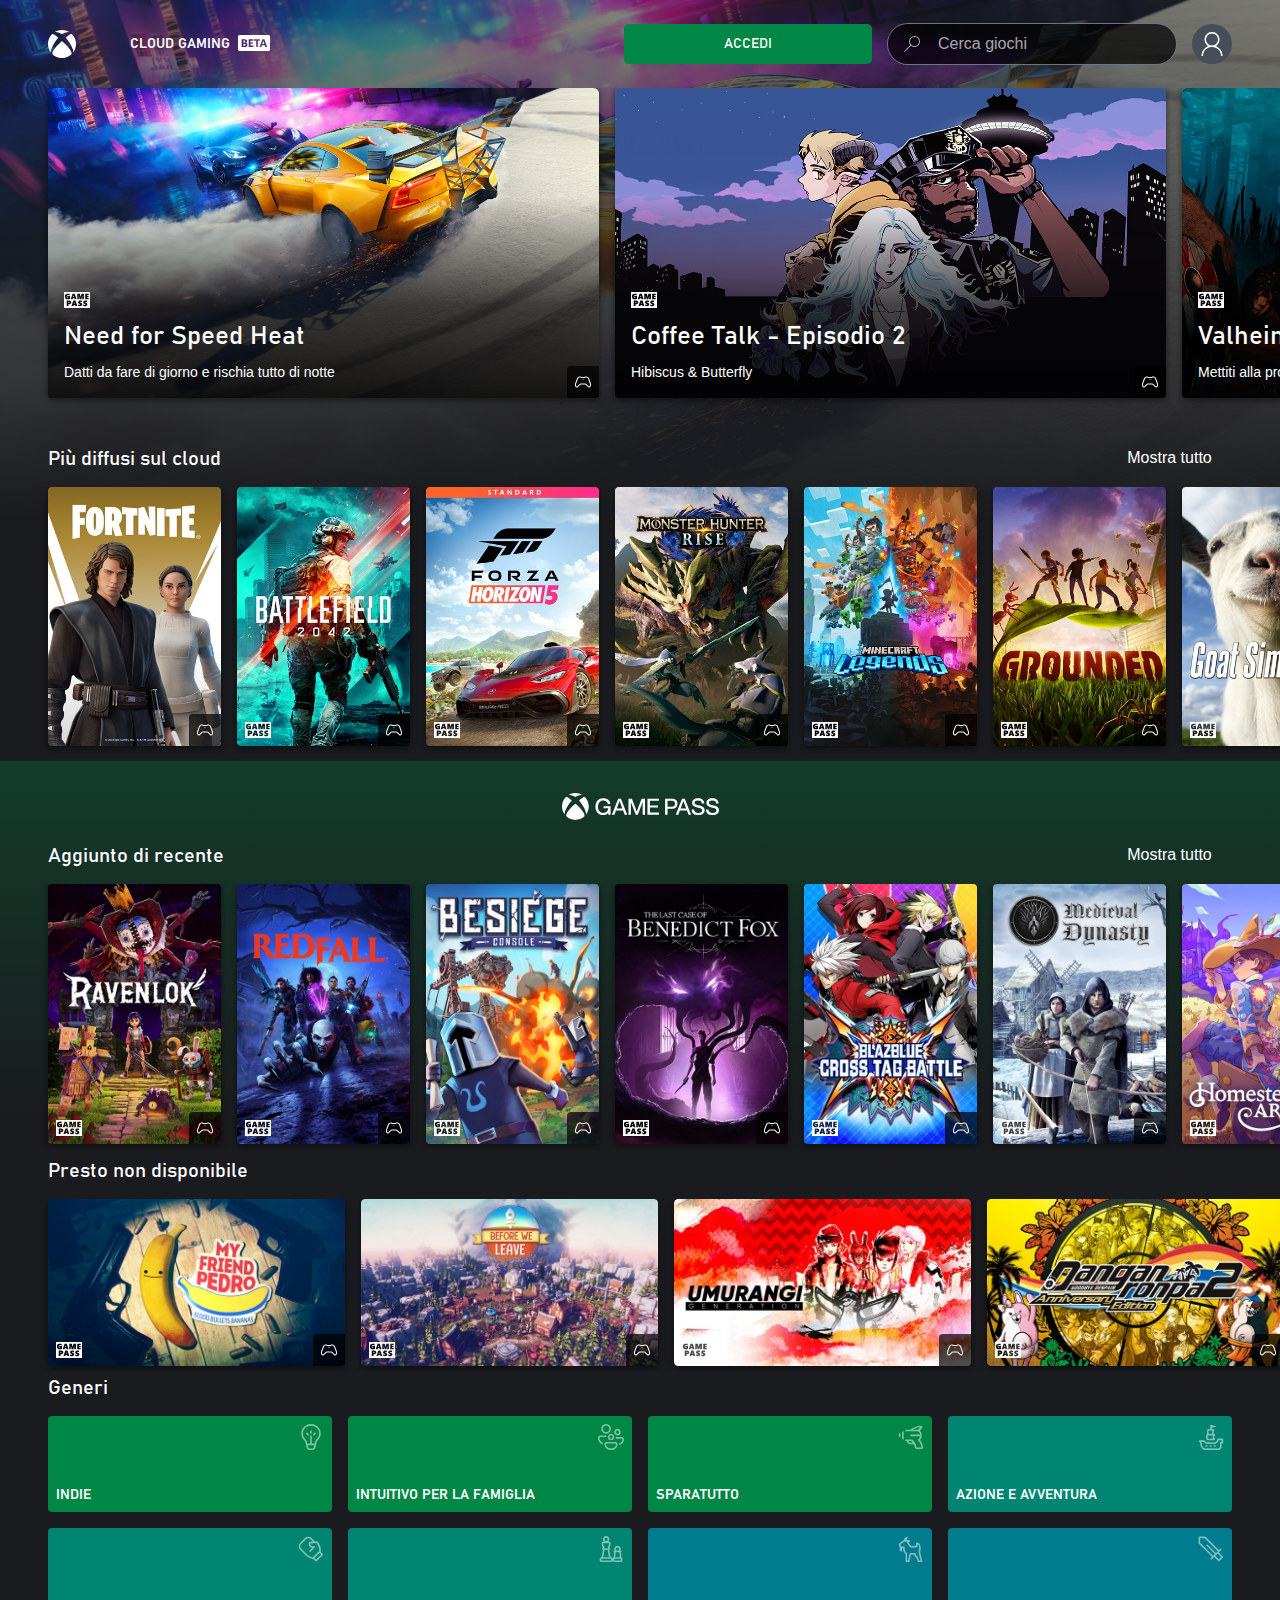
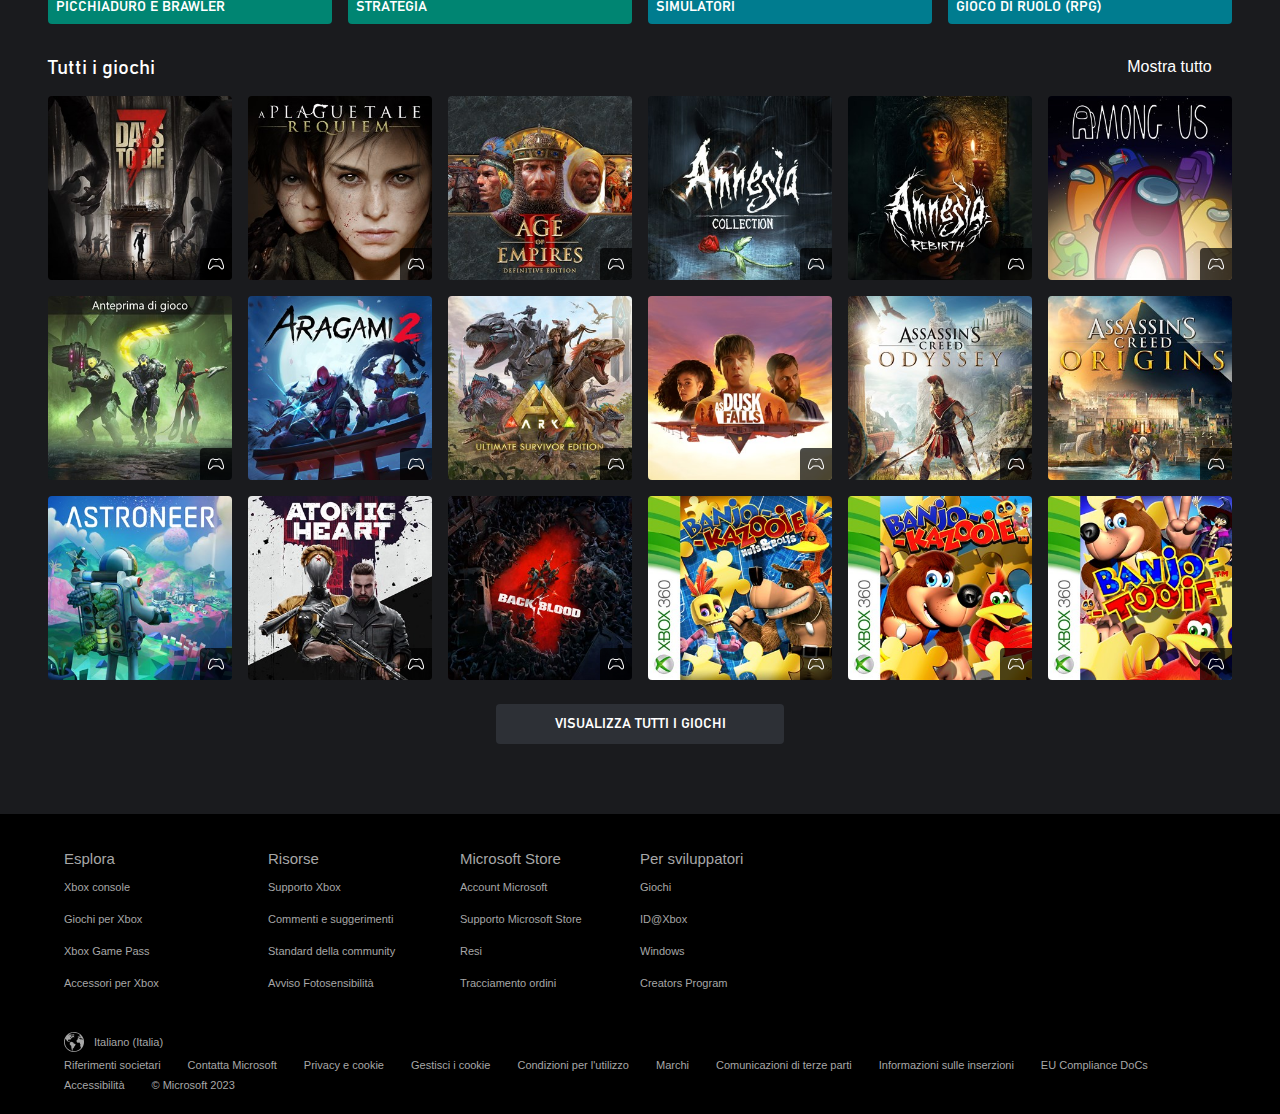
<file: index.html>
<!DOCTYPE html>
<html lang="en">
  <head>
    <meta charset="UTF-8" />
    <meta http-equiv="X-UA-Compatible" content="IE=edge" />
    <meta name="viewport" content="width=device-width, initial-scale=1.0" />
    <title>Xbox Cloud Gaming (beta)</title>
    <link rel="icon" type="x/icon" href="./assets/consoles-xbox-16.ico" />
    <link rel="stylesheet" href="./css/index.css" />
  </head>

  <body>
    <nav>
      <div class="navbar">
        <div class="navbar__left">
          <button>
            <svg
              xmlns="http://www.w3.org/2000/svg"
              viewBox="0 0 2048 2048"
              width="1.75rem"
              height="1.75rem"
              class="Button-module__buttonIcon___540Jm Button-module__noMargin___5UbzU XboxButton-module__headerXboxIcon___Wjzpv Icon-module__icon___6ICyA"
              aria-hidden="true"
            >
              <title>Guida Xbox Cloud Gaming</title>
              <path
                d="M492 158q-4 0-5-1v-2l2-3Q614 77 746 39t278-39q143 0 277 38t256 113l3 2q-3 5-6 5-8 0-17-2t-17-4q-9-1-18-1t-18 0q-47 0-95 9t-96 24-92 34-88 39q-22 11-44 21t-43 25h-5q-43-27-100-54t-120-49-123-36-113-14q-19 0-39 4t-34 4zm251 412q-44 53-101 128T525 862t-117 184-102 189-72 180-28 156q0 17 2 37t8 36l-1 2-2 1-4-2q-103-139-156-293T0 1024q0-98 20-199t60-196 96-180 130-153q5-4 15-5t15-2q30 0 66 14t75 38 76 53 74 60 65 59 51 50l1 4-1 3zm968-281q7 0 16 1t15 6q73 71 130 155t96 178 59 194 21 201q0 173-53 328t-156 293l-6 1-2-3q3-4 5-14t3-21 2-22 1-16q0-69-27-155t-72-180-102-190-117-184-117-163-102-129l-1-3 1-3q21-21 50-49t65-58 73-61 77-53 75-38 66-15zm-687 533q29 18 56 42t54 47q42 37 102 94t127 128 131 149 117 155 84 149 32 129q0 23-6 43t-23 37q-31 31-69 57t-76 49q-120 72-254 109t-275 38q-141 0-274-37t-255-110q-17-10-43-26t-51-37-47-40-27-39q-7-20-7-45 0-54 30-122t78-142 110-149 123-142 118-123 97-92q34-30 72-64t76-58z"
              ></path>
            </svg>
          </button>
          <a href="#"
            >CLOUD GAMING
            <svg
              xmlns="http://www.w3.org/2000/svg"
              viewBox="0 0 2048 2048"
              width="1em"
              height="1em"
              class="CloudGamingButton-module__betaIcon___Xy-SS Icon-module__icon___6ICyA Icon-module__xLarge___Hh0AA"
            >
              <title>BETA</title>
              <path
                d="M395 986h-49V869h42q14 0 28 2t26 8 19 16 8 28q0 32-22 47t-52 16zm93 146q0 36-25 51t-57 15h-60v-130h61q31 0 56 14t25 50zm1133-257q2 23 9 44l53 166h-127l54-167q8-21 9-43h2zm334-363q19 0 36 7t29 20 20 30 8 36v838q0 19-7 36t-20 29-30 20-36 8H93q-19 0-36-7t-29-20-20-30-8-36V605q0-19 7-36t20-29 30-20 36-8h1862zM605 1133q0-52-33-81t-82-37v-1q19-6 36-16t31-24 21-32 8-39q0-35-16-57t-41-36-55-18-59-5H235v493h190q35 0 67-8t58-26 40-46 15-67zm377 147v-90H797v-113h162v-90H797V878h174v-91H686v493h296zm291 0V878h141v-91h-392v91h139v402h112zm470 0h121l-175-493h-132l-179 493h120l35-110h175l35 110z"
              ></path>
            </svg>
          </a>
        </div>
        <div class="navbar__right">
          <div class="navbar__login-link">
            <a
              class="UpsellButton-module__button___PyzNp CallToActionButton-module__callToActionButton___LbTTX Button-module__basicBorderRadius___TaX9J Button-module__defaultBase-item___c7wIT Button-module__buttonBase-item___olICK Button-module__callToAction___mSaZg Button-module__textNoUnderline___kHdUB Button-module__typeBrand___MMuct Button-module__sizeMedium___T+8s+ Button-module__overlayModeSolid___v6EcO"
              href="https://login.live.com/oauth20_authorize.srf?client_id=1f907974-e22b-4810-a9de-d9647380c97e&scope=xboxlive.signin+openid+profile+offline_access&redirect_uri=https%3A%2F%2Fwww.xbox.com%2Fauth%2Fmsa%3Faction%3DloggedIn%26locale_hint%3Dit-IT&response_type=code&state=eyJpZCI6IjYzZDBiNDE4LWEyNGUtNGQyOC05ZGE1LTQ4MjgzYTE1MmE2MiIsIm1ldGEiOnsiaW50ZXJhY3Rpb25UeXBlIjoicmVkaXJlY3QifX0%3D|https%253A%252F%252Fwww.xbox.com%252Fit-IT%252Fplay&response_mode=fragment&nonce=c7798d02-7401-46c2-a160-107650413b84&prompt=login&code_challenge=cfZ0BTYqM8X_IuVBI8PQ3FKHLju8k2Lw95eB_qgd428&code_challenge_method=S256&x-client-SKU=msal.js.browser&x-client-Ver=2.32.2&uaid=dea0baf6510f42fba5b91c00f777ac3a&msproxy=1&issuer=mso&tenant=consumers&ui_locales=it-IT&client_info=1&epct=[base64]&jshs=0#"
            >
              Accedi</a
            >
          </div>
          <form>
            <label for="search">
              <div class="navbar__searchbar">
                <div class="navbar__searchbar-inner">
                  <svg
                    xmlns="http://www.w3.org/2000/svg"
                    viewBox="0 0 2048 2048"
                    width="16px"
                    height="16px"
                    class="Button-module__buttonIcon___540Jm Button-module__noMargin___5UbzU SmallScreenSearchIconButton-module__icon___pnlay Icon-module__icon___6ICyA"
                    aria-hidden="true"
                  >
                    <path
                      d="M1344 0q97 0 187 25t168 71 143 110 110 142 71 169 25 187q0 97-25 187t-71 168-110 143-142 110-169 71-187 25q-127 0-240-41t-211-122l-784 784q-19 19-45 19t-45-19-19-45q0-26 19-45l784-784q-80-98-121-211t-42-240q0-97 25-187t71-168 110-143T988 96t169-71 187-25zm0 1280q119 0 224-45t183-124 123-183 46-224q0-119-45-224t-124-183-183-123-224-46q-119 0-224 45T937 297 814 480t-46 224q0 119 45 224t124 183 183 123 224 46z"
                    ></path>
                  </svg>
                  <input
                    type="search"
                    id="search"
                    placeholder="Cerca giochi"
                    autocomplete="off"
                  />
                  <button>
                    <svg
                      xmlns="http://www.w3.org/2000/svg"
                      viewBox="0 0 2048 2048"
                      width="12px"
                      height="12px"
                      class="Button-module__buttonIcon___540Jm Button-module__noMargin___5UbzU Input-module__acceleratorIcon___aeQsz Icon-module__icon___6ICyA Icon-module__xxSmall___vViZA"
                      aria-hidden="true"
                    >
                      <path
                        d="M2029 109l-914 915 914 915-90 90-915-914-915 914-90-90 914-915L19 109l90-90 915 914 915-914 90 90z"
                      ></path>
                    </svg>
                  </button>
                </div>
              </div>
            </label>
            <button class="navbar__search-btn">
              <svg
                xmlns="http://www.w3.org/2000/svg"
                viewBox="0 0 2048 2048"
                width="22px"
                height="22px"
                class="Button-module__buttonIcon___540Jm Button-module__noMargin___5UbzU SmallScreenSearchIconButton-module__icon___pnlay Icon-module__icon___6ICyA"
                aria-hidden="true"
              >
                <path
                  d="M1344 0q97 0 187 25t168 71 143 110 110 142 71 169 25 187q0 97-25 187t-71 168-110 143-142 110-169 71-187 25q-127 0-240-41t-211-122l-784 784q-19 19-45 19t-45-19-19-45q0-26 19-45l784-784q-80-98-121-211t-42-240q0-97 25-187t71-168 110-143T988 96t169-71 187-25zm0 1280q119 0 224-45t183-124 123-183 46-224q0-119-45-224t-124-183-183-123-224-46q-119 0-224 45T937 297 814 480t-46 224q0 119 45 224t124 183 183 123 224 46z"
                ></path>
              </svg>
            </button>
          </form>
          <button class="navbar__user-btn">
            <svg
              xmlns="http://www.w3.org/2000/svg"
              viewBox="0 0 2048 2048"
              width="24px"
              height="24px"
              class="GamerPic-module__playerIcon___plBaj Icon-module__icon___6ICyA"
              aria-hidden="true"
            >
              <path
                d="M1329 1203q136 47 245 131t187 195 118 243 41 276h-128q0-164-58-304t-162-244-243-161-305-59q-108 0-206 27t-184 76-155 119-119 155-77 184-27 207H128q0-143 42-274t119-242 186-195 245-133q-78-42-140-102T475 968t-67-156-24-172q0-88 23-170t64-153 100-129T701 88t153-65 170-23q88 0 170 23t153 64 129 100 100 130 65 153 23 170q0 87-23 170t-67 157-106 134-139 102zM512 640q0 106 40 199t110 162 163 110 199 41q106 0 199-40t162-110 110-163 41-199q0-106-40-199t-110-162-163-110-199-41q-106 0-199 40T663 278 553 441t-41 199z"
              ></path>
            </svg>
          </button>
        </div>
      </div>
    </nav>
    <main>
      <div class="primary-sections-wrapper">
        <div class="base-section">
          <div class="base-section__content">
            <div class="card-game--lg">
              <a href="./game.html">
                <img
                  src="./assets/images/Card Grandi/nfs.jpg"
                  alt="Need for speed heat"
                />
                <div class="card-game--lg__text">
                  <svg
                    xmlns="http://www.w3.org/2000/svg"
                    viewBox="374 410 1300 1242"
                    width="1em"
                    height="1em"
                    class="GamePassBadge-module__gamepassBadge___STvpK Icon-module__icon___6ICyA"
                    id="gpb-:r4t:"
                    aria-label="Disponibile tramite Game Pass"
                    role="img"
                  >
                    <path
                      d="M0 384h2048v1280H0V384zm684 160L536 974h146l20-78h120l19 78h146L848 544H684zM88 766q0 113 59 164t169 51q10 0 35-3t52-8 50-11 28-14V711H266v104h81v53q-8 1-14 1t-15 1q-50 0-72-31t-23-77q0-53 28-83t83-31q34 0 60 7t58 18V553h-3q-31-5-59-10t-60-6q-33 0-65 6t-60 18-53 33-41 51q-16 27-19 58t-4 63zm491 450q0-42-13-70t-37-44-56-22-70-7H226v430h135v-136h35q35 0 68-9t58-27 41-47 16-68zm320 288h147l-140-430H743l-148 430h146l20-77h119l19 77zm529-131q0-33-13-55t-32-39-42-26-42-19-32-18-13-21q0-16 15-20t28-5q26 0 57 8t52 24v-118h-3q-31-5-58-11t-60-6q-33 0-64 8t-56 24-40 43-15 64q0 35 12 57t31 38 41 25 40 18 31 17 13 23q0 16-14 20t-26 5q-33 0-65-14t-58-33v126q33 10 62 17t64 7q33 0 66-7t61-23 43-42 17-67zm5-696q-1 15-1 30t0 29v238h130V544h-191q-16 68-33 135t-29 136q-3-10-4-19t-3-20l-58-229-1-3h-197v430h119V771q0-23-1-46t-2-46q13 75 34 148t40 147h126l63-257 4-20 4-20zm395 698q0-33-13-55t-32-38-42-26-42-20-32-17-13-21q0-15 15-20t28-6q31 0 56 9t53 23v-117q-26-11-59-14t-62-3q-33 0-64 8t-56 24-40 43-15 64q0 34 12 57t31 38 41 24 40 18 31 18 13 22q0 16-13 21t-27 5q-35 0-64-14t-58-33v126q11 6 27 10t34 8 35 4 29 1q34 0 67-6t60-23 43-43 17-67zm106-401V867h-137v-55h127V705h-127v-54h135V544h-270v430h272zM820 1187q7 35 16 70t19 71h-71q9-35 20-70t16-71zm-23-389h-71l36-141q8 36 17 71t18 70zm-415 374q24 0 39 11t16 38q0 25-13 36t-38 12h-25v-97h21z"
                    ></path>
                  </svg>
                  <p>Need for Speed Heat</p>
                  <p>Datti da fare di giorno e rischia tutto di notte</p>
                </div>
                <div class="card-game--lg__controller-svg">
                  <svg
                    xmlns="http://www.w3.org/2000/svg"
                    viewBox="0 0 2048 2048"
                    width="1em"
                    height="1em"
                    class="Badge-module__icon___MU5HK Icon-module__icon___6ICyA Icon-module__xxSmall___vViZA"
                  >
                    <path
                      d="M1024 640q26 0 45 19t19 45q0 26-19 45t-45 19q-26 0-45-19t-19-45q0-26 19-45t45-19zm704-164q20 14 36 35t25 45l224 607q20 55 27 121t8 124q0 55-17 111t-49 103-80 76-110 30q-22 0-48-8t-43-24l-304-304q-12-12-30-21t-40-15-42-9-37-3H800q-17 0-37 3t-42 9-39 15-31 21l-304 304q-16 16-42 24t-49 8q-62 0-109-29t-80-76-50-103-17-112q0-61 7-124t28-121l1-1 225-609v-2q9-22 24-41t35-34v-66q44-23 85-40t84-28 88-16 95-6q34 0 61 10t49 22 42 22 40 10h320q19 0 39-10t42-22 50-22 61-10q50 0 95 5t87 17 84 28 86 40v66zm64 1124q33 0 57-20t40-49 23-62 8-61q0-49-6-102t-22-101q-32-93-66-184t-70-184l-61-167q-7-17-12-35t-14-35q-5-10-12-17-11-11-27-17t-30-12v-66q-53-22-110-31t-114-9q-20 0-39 10t-42 22-50 22-61 10H864q-34 0-61-10t-49-22-43-22-39-10q-57 0-114 9t-110 31v66q-8 4-18 8t-21 9-18 12-12 17l-223 605q-16 44-22 100t-6 103q0 27 7 60t23 63 40 49 58 20q5 0 7-1l302-303q20-20 49-35t61-25 65-15 60-5h448q27 0 59 5t65 15 62 25 49 35l302 303q2 1 7 1z"
                    ></path>
                  </svg>
                </div>
              </a>
            </div>
            <div class="card-game--lg">
              <a href="#">
                <img
                  src="./assets/images/Card Grandi/coffeetalk.jpg"
                  alt="Coffe Talk Episodio 2"
                />
                <div class="card-game--lg__text">
                  <svg
                    xmlns="http://www.w3.org/2000/svg"
                    viewBox="374 410 1300 1242"
                    width="1em"
                    height="1em"
                    class="GamePassBadge-module__gamepassBadge___STvpK Icon-module__icon___6ICyA"
                    id="gpb-:r4t:"
                    aria-label="Disponibile tramite Game Pass"
                    role="img"
                  >
                    <path
                      d="M0 384h2048v1280H0V384zm684 160L536 974h146l20-78h120l19 78h146L848 544H684zM88 766q0 113 59 164t169 51q10 0 35-3t52-8 50-11 28-14V711H266v104h81v53q-8 1-14 1t-15 1q-50 0-72-31t-23-77q0-53 28-83t83-31q34 0 60 7t58 18V553h-3q-31-5-59-10t-60-6q-33 0-65 6t-60 18-53 33-41 51q-16 27-19 58t-4 63zm491 450q0-42-13-70t-37-44-56-22-70-7H226v430h135v-136h35q35 0 68-9t58-27 41-47 16-68zm320 288h147l-140-430H743l-148 430h146l20-77h119l19 77zm529-131q0-33-13-55t-32-39-42-26-42-19-32-18-13-21q0-16 15-20t28-5q26 0 57 8t52 24v-118h-3q-31-5-58-11t-60-6q-33 0-64 8t-56 24-40 43-15 64q0 35 12 57t31 38 41 25 40 18 31 17 13 23q0 16-14 20t-26 5q-33 0-65-14t-58-33v126q33 10 62 17t64 7q33 0 66-7t61-23 43-42 17-67zm5-696q-1 15-1 30t0 29v238h130V544h-191q-16 68-33 135t-29 136q-3-10-4-19t-3-20l-58-229-1-3h-197v430h119V771q0-23-1-46t-2-46q13 75 34 148t40 147h126l63-257 4-20 4-20zm395 698q0-33-13-55t-32-38-42-26-42-20-32-17-13-21q0-15 15-20t28-6q31 0 56 9t53 23v-117q-26-11-59-14t-62-3q-33 0-64 8t-56 24-40 43-15 64q0 34 12 57t31 38 41 24 40 18 31 18 13 22q0 16-13 21t-27 5q-35 0-64-14t-58-33v126q11 6 27 10t34 8 35 4 29 1q34 0 67-6t60-23 43-43 17-67zm106-401V867h-137v-55h127V705h-127v-54h135V544h-270v430h272zM820 1187q7 35 16 70t19 71h-71q9-35 20-70t16-71zm-23-389h-71l36-141q8 36 17 71t18 70zm-415 374q24 0 39 11t16 38q0 25-13 36t-38 12h-25v-97h21z"
                    ></path>
                  </svg>
                  <p>Coffee Talk - Episodio 2</p>
                  <p>Hibiscus & Butterfly</p>
                </div>
                <div class="card-game--lg__controller-svg">
                  <svg
                    xmlns="http://www.w3.org/2000/svg"
                    viewBox="0 0 2048 2048"
                    width="1em"
                    height="1em"
                    class="Badge-module__icon___MU5HK Icon-module__icon___6ICyA Icon-module__xxSmall___vViZA"
                  >
                    <path
                      d="M1024 640q26 0 45 19t19 45q0 26-19 45t-45 19q-26 0-45-19t-19-45q0-26 19-45t45-19zm704-164q20 14 36 35t25 45l224 607q20 55 27 121t8 124q0 55-17 111t-49 103-80 76-110 30q-22 0-48-8t-43-24l-304-304q-12-12-30-21t-40-15-42-9-37-3H800q-17 0-37 3t-42 9-39 15-31 21l-304 304q-16 16-42 24t-49 8q-62 0-109-29t-80-76-50-103-17-112q0-61 7-124t28-121l1-1 225-609v-2q9-22 24-41t35-34v-66q44-23 85-40t84-28 88-16 95-6q34 0 61 10t49 22 42 22 40 10h320q19 0 39-10t42-22 50-22 61-10q50 0 95 5t87 17 84 28 86 40v66zm64 1124q33 0 57-20t40-49 23-62 8-61q0-49-6-102t-22-101q-32-93-66-184t-70-184l-61-167q-7-17-12-35t-14-35q-5-10-12-17-11-11-27-17t-30-12v-66q-53-22-110-31t-114-9q-20 0-39 10t-42 22-50 22-61 10H864q-34 0-61-10t-49-22-43-22-39-10q-57 0-114 9t-110 31v66q-8 4-18 8t-21 9-18 12-12 17l-223 605q-16 44-22 100t-6 103q0 27 7 60t23 63 40 49 58 20q5 0 7-1l302-303q20-20 49-35t61-25 65-15 60-5h448q27 0 59 5t65 15 62 25 49 35l302 303q2 1 7 1z"
                    ></path>
                  </svg>
                </div>
              </a>
            </div>
            <div class="card-game--lg">
              <a href="#">
                <img
                  src="./assets/images/Card Grandi/valheim.png"
                  alt="Valheim"
                />
                <div class="card-game--lg__text">
                  <svg
                    xmlns="http://www.w3.org/2000/svg"
                    viewBox="374 410 1300 1242"
                    width="1em"
                    height="1em"
                    class="GamePassBadge-module__gamepassBadge___STvpK Icon-module__icon___6ICyA"
                    id="gpb-:r4t:"
                    aria-label="Disponibile tramite Game Pass"
                    role="img"
                  >
                    <path
                      d="M0 384h2048v1280H0V384zm684 160L536 974h146l20-78h120l19 78h146L848 544H684zM88 766q0 113 59 164t169 51q10 0 35-3t52-8 50-11 28-14V711H266v104h81v53q-8 1-14 1t-15 1q-50 0-72-31t-23-77q0-53 28-83t83-31q34 0 60 7t58 18V553h-3q-31-5-59-10t-60-6q-33 0-65 6t-60 18-53 33-41 51q-16 27-19 58t-4 63zm491 450q0-42-13-70t-37-44-56-22-70-7H226v430h135v-136h35q35 0 68-9t58-27 41-47 16-68zm320 288h147l-140-430H743l-148 430h146l20-77h119l19 77zm529-131q0-33-13-55t-32-39-42-26-42-19-32-18-13-21q0-16 15-20t28-5q26 0 57 8t52 24v-118h-3q-31-5-58-11t-60-6q-33 0-64 8t-56 24-40 43-15 64q0 35 12 57t31 38 41 25 40 18 31 17 13 23q0 16-14 20t-26 5q-33 0-65-14t-58-33v126q33 10 62 17t64 7q33 0 66-7t61-23 43-42 17-67zm5-696q-1 15-1 30t0 29v238h130V544h-191q-16 68-33 135t-29 136q-3-10-4-19t-3-20l-58-229-1-3h-197v430h119V771q0-23-1-46t-2-46q13 75 34 148t40 147h126l63-257 4-20 4-20zm395 698q0-33-13-55t-32-38-42-26-42-20-32-17-13-21q0-15 15-20t28-6q31 0 56 9t53 23v-117q-26-11-59-14t-62-3q-33 0-64 8t-56 24-40 43-15 64q0 34 12 57t31 38 41 24 40 18 31 18 13 22q0 16-13 21t-27 5q-35 0-64-14t-58-33v126q11 6 27 10t34 8 35 4 29 1q34 0 67-6t60-23 43-43 17-67zm106-401V867h-137v-55h127V705h-127v-54h135V544h-270v430h272zM820 1187q7 35 16 70t19 71h-71q9-35 20-70t16-71zm-23-389h-71l36-141q8 36 17 71t18 70zm-415 374q24 0 39 11t16 38q0 25-13 36t-38 12h-25v-97h21z"
                    ></path>
                  </svg>
                  <p>Valheim</p>
                  <p>Mettiti alla prova di fronte a Odino</p>
                </div>
                <div class="card-game--lg__controller-svg">
                  <svg
                    xmlns="http://www.w3.org/2000/svg"
                    viewBox="0 0 2048 2048"
                    width="1em"
                    height="1em"
                    class="Badge-module__icon___MU5HK Icon-module__icon___6ICyA Icon-module__xxSmall___vViZA"
                  >
                    <path
                      d="M1024 640q26 0 45 19t19 45q0 26-19 45t-45 19q-26 0-45-19t-19-45q0-26 19-45t45-19zm704-164q20 14 36 35t25 45l224 607q20 55 27 121t8 124q0 55-17 111t-49 103-80 76-110 30q-22 0-48-8t-43-24l-304-304q-12-12-30-21t-40-15-42-9-37-3H800q-17 0-37 3t-42 9-39 15-31 21l-304 304q-16 16-42 24t-49 8q-62 0-109-29t-80-76-50-103-17-112q0-61 7-124t28-121l1-1 225-609v-2q9-22 24-41t35-34v-66q44-23 85-40t84-28 88-16 95-6q34 0 61 10t49 22 42 22 40 10h320q19 0 39-10t42-22 50-22 61-10q50 0 95 5t87 17 84 28 86 40v66zm64 1124q33 0 57-20t40-49 23-62 8-61q0-49-6-102t-22-101q-32-93-66-184t-70-184l-61-167q-7-17-12-35t-14-35q-5-10-12-17-11-11-27-17t-30-12v-66q-53-22-110-31t-114-9q-20 0-39 10t-42 22-50 22-61 10H864q-34 0-61-10t-49-22-43-22-39-10q-57 0-114 9t-110 31v66q-8 4-18 8t-21 9-18 12-12 17l-223 605q-16 44-22 100t-6 103q0 27 7 60t23 63 40 49 58 20q5 0 7-1l302-303q20-20 49-35t61-25 65-15 60-5h448q27 0 59 5t65 15 62 25 49 35l302 303q2 1 7 1z"
                    ></path>
                  </svg>
                </div>
              </a>
            </div>
            <div class="card-game--lg">
              <a href="#">
                <img
                  src="./assets/images/Card Grandi/7daystodie.jpg"
                  alt="7 Days to die"
                />
                <div class="card-game--lg__text">
                  <svg
                    xmlns="http://www.w3.org/2000/svg"
                    viewBox="374 410 1300 1242"
                    width="1em"
                    height="1em"
                    class="GamePassBadge-module__gamepassBadge___STvpK Icon-module__icon___6ICyA"
                    id="gpb-:r4t:"
                    aria-label="Disponibile tramite Game Pass"
                    role="img"
                  >
                    <path
                      d="M0 384h2048v1280H0V384zm684 160L536 974h146l20-78h120l19 78h146L848 544H684zM88 766q0 113 59 164t169 51q10 0 35-3t52-8 50-11 28-14V711H266v104h81v53q-8 1-14 1t-15 1q-50 0-72-31t-23-77q0-53 28-83t83-31q34 0 60 7t58 18V553h-3q-31-5-59-10t-60-6q-33 0-65 6t-60 18-53 33-41 51q-16 27-19 58t-4 63zm491 450q0-42-13-70t-37-44-56-22-70-7H226v430h135v-136h35q35 0 68-9t58-27 41-47 16-68zm320 288h147l-140-430H743l-148 430h146l20-77h119l19 77zm529-131q0-33-13-55t-32-39-42-26-42-19-32-18-13-21q0-16 15-20t28-5q26 0 57 8t52 24v-118h-3q-31-5-58-11t-60-6q-33 0-64 8t-56 24-40 43-15 64q0 35 12 57t31 38 41 25 40 18 31 17 13 23q0 16-14 20t-26 5q-33 0-65-14t-58-33v126q33 10 62 17t64 7q33 0 66-7t61-23 43-42 17-67zm5-696q-1 15-1 30t0 29v238h130V544h-191q-16 68-33 135t-29 136q-3-10-4-19t-3-20l-58-229-1-3h-197v430h119V771q0-23-1-46t-2-46q13 75 34 148t40 147h126l63-257 4-20 4-20zm395 698q0-33-13-55t-32-38-42-26-42-20-32-17-13-21q0-15 15-20t28-6q31 0 56 9t53 23v-117q-26-11-59-14t-62-3q-33 0-64 8t-56 24-40 43-15 64q0 34 12 57t31 38 41 24 40 18 31 18 13 22q0 16-13 21t-27 5q-35 0-64-14t-58-33v126q11 6 27 10t34 8 35 4 29 1q34 0 67-6t60-23 43-43 17-67zm106-401V867h-137v-55h127V705h-127v-54h135V544h-270v430h272zM820 1187q7 35 16 70t19 71h-71q9-35 20-70t16-71zm-23-389h-71l36-141q8 36 17 71t18 70zm-415 374q24 0 39 11t16 38q0 25-13 36t-38 12h-25v-97h21z"
                    ></path>
                  </svg>
                  <p>7 Days to Die</p>
                  <p>
                    Sopravvivi in ciò che resta dopo la caduta della civiltà
                  </p>
                </div>
                <div class="card-game--lg__controller-svg">
                  <svg
                    xmlns="http://www.w3.org/2000/svg"
                    viewBox="0 0 2048 2048"
                    width="1em"
                    height="1em"
                    class="Badge-module__icon___MU5HK Icon-module__icon___6ICyA Icon-module__xxSmall___vViZA"
                  >
                    <path
                      d="M1024 640q26 0 45 19t19 45q0 26-19 45t-45 19q-26 0-45-19t-19-45q0-26 19-45t45-19zm704-164q20 14 36 35t25 45l224 607q20 55 27 121t8 124q0 55-17 111t-49 103-80 76-110 30q-22 0-48-8t-43-24l-304-304q-12-12-30-21t-40-15-42-9-37-3H800q-17 0-37 3t-42 9-39 15-31 21l-304 304q-16 16-42 24t-49 8q-62 0-109-29t-80-76-50-103-17-112q0-61 7-124t28-121l1-1 225-609v-2q9-22 24-41t35-34v-66q44-23 85-40t84-28 88-16 95-6q34 0 61 10t49 22 42 22 40 10h320q19 0 39-10t42-22 50-22 61-10q50 0 95 5t87 17 84 28 86 40v66zm64 1124q33 0 57-20t40-49 23-62 8-61q0-49-6-102t-22-101q-32-93-66-184t-70-184l-61-167q-7-17-12-35t-14-35q-5-10-12-17-11-11-27-17t-30-12v-66q-53-22-110-31t-114-9q-20 0-39 10t-42 22-50 22-61 10H864q-34 0-61-10t-49-22-43-22-39-10q-57 0-114 9t-110 31v66q-8 4-18 8t-21 9-18 12-12 17l-223 605q-16 44-22 100t-6 103q0 27 7 60t23 63 40 49 58 20q5 0 7-1l302-303q20-20 49-35t61-25 65-15 60-5h448q27 0 59 5t65 15 62 25 49 35l302 303q2 1 7 1z"
                    ></path>
                  </svg>
                </div>
              </a>
            </div>
            <div class="card-game--lg">
              <a href="#">
                <img
                  src="./assets/images/Card Grandi/halo.jpg"
                  alt="Halo infinite"
                />
                <div class="card-game--lg__text">
                  <svg
                    xmlns="http://www.w3.org/2000/svg"
                    viewBox="374 410 1300 1242"
                    width="1em"
                    height="1em"
                    class="GamePassBadge-module__gamepassBadge___STvpK Icon-module__icon___6ICyA"
                    id="gpb-:r4t:"
                    aria-label="Disponibile tramite Game Pass"
                    role="img"
                  >
                    <path
                      d="M0 384h2048v1280H0V384zm684 160L536 974h146l20-78h120l19 78h146L848 544H684zM88 766q0 113 59 164t169 51q10 0 35-3t52-8 50-11 28-14V711H266v104h81v53q-8 1-14 1t-15 1q-50 0-72-31t-23-77q0-53 28-83t83-31q34 0 60 7t58 18V553h-3q-31-5-59-10t-60-6q-33 0-65 6t-60 18-53 33-41 51q-16 27-19 58t-4 63zm491 450q0-42-13-70t-37-44-56-22-70-7H226v430h135v-136h35q35 0 68-9t58-27 41-47 16-68zm320 288h147l-140-430H743l-148 430h146l20-77h119l19 77zm529-131q0-33-13-55t-32-39-42-26-42-19-32-18-13-21q0-16 15-20t28-5q26 0 57 8t52 24v-118h-3q-31-5-58-11t-60-6q-33 0-64 8t-56 24-40 43-15 64q0 35 12 57t31 38 41 25 40 18 31 17 13 23q0 16-14 20t-26 5q-33 0-65-14t-58-33v126q33 10 62 17t64 7q33 0 66-7t61-23 43-42 17-67zm5-696q-1 15-1 30t0 29v238h130V544h-191q-16 68-33 135t-29 136q-3-10-4-19t-3-20l-58-229-1-3h-197v430h119V771q0-23-1-46t-2-46q13 75 34 148t40 147h126l63-257 4-20 4-20zm395 698q0-33-13-55t-32-38-42-26-42-20-32-17-13-21q0-15 15-20t28-6q31 0 56 9t53 23v-117q-26-11-59-14t-62-3q-33 0-64 8t-56 24-40 43-15 64q0 34 12 57t31 38 41 24 40 18 31 18 13 22q0 16-13 21t-27 5q-35 0-64-14t-58-33v126q11 6 27 10t34 8 35 4 29 1q34 0 67-6t60-23 43-43 17-67zm106-401V867h-137v-55h127V705h-127v-54h135V544h-270v430h272zM820 1187q7 35 16 70t19 71h-71q9-35 20-70t16-71zm-23-389h-71l36-141q8 36 17 71t18 70zm-415 374q24 0 39 11t16 38q0 25-13 36t-38 12h-25v-97h21z"
                    ></path>
                  </svg>
                  <p>Halo infinite</p>
                  <p>Il ritorno di Master Chief</p>
                </div>
                <div class="card-game--lg__controller-svg">
                  <svg
                    xmlns="http://www.w3.org/2000/svg"
                    viewBox="0 0 2048 2048"
                    width="1em"
                    height="1em"
                    class="Badge-module__icon___MU5HK Icon-module__icon___6ICyA Icon-module__xxSmall___vViZA"
                  >
                    <path
                      d="M1024 640q26 0 45 19t19 45q0 26-19 45t-45 19q-26 0-45-19t-19-45q0-26 19-45t45-19zm704-164q20 14 36 35t25 45l224 607q20 55 27 121t8 124q0 55-17 111t-49 103-80 76-110 30q-22 0-48-8t-43-24l-304-304q-12-12-30-21t-40-15-42-9-37-3H800q-17 0-37 3t-42 9-39 15-31 21l-304 304q-16 16-42 24t-49 8q-62 0-109-29t-80-76-50-103-17-112q0-61 7-124t28-121l1-1 225-609v-2q9-22 24-41t35-34v-66q44-23 85-40t84-28 88-16 95-6q34 0 61 10t49 22 42 22 40 10h320q19 0 39-10t42-22 50-22 61-10q50 0 95 5t87 17 84 28 86 40v66zm64 1124q33 0 57-20t40-49 23-62 8-61q0-49-6-102t-22-101q-32-93-66-184t-70-184l-61-167q-7-17-12-35t-14-35q-5-10-12-17-11-11-27-17t-30-12v-66q-53-22-110-31t-114-9q-20 0-39 10t-42 22-50 22-61 10H864q-34 0-61-10t-49-22-43-22-39-10q-57 0-114 9t-110 31v66q-8 4-18 8t-21 9-18 12-12 17l-223 605q-16 44-22 100t-6 103q0 27 7 60t23 63 40 49 58 20q5 0 7-1l302-303q20-20 49-35t61-25 65-15 60-5h448q27 0 59 5t65 15 62 25 49 35l302 303q2 1 7 1z"
                    ></path>
                  </svg>
                </div>
              </a>
            </div>
            <div class="card-game--lg">
              <a href="#">
                <img
                  src="./assets/images/Card Grandi/asduskfalls.jpg"
                  alt="As dusk falls"
                />
                <div class="card-game--lg__text">
                  <svg
                    xmlns="http://www.w3.org/2000/svg"
                    viewBox="374 410 1300 1242"
                    width="1em"
                    height="1em"
                    class="GamePassBadge-module__gamepassBadge___STvpK Icon-module__icon___6ICyA"
                    id="gpb-:r4t:"
                    aria-label="Disponibile tramite Game Pass"
                    role="img"
                  >
                    <path
                      d="M0 384h2048v1280H0V384zm684 160L536 974h146l20-78h120l19 78h146L848 544H684zM88 766q0 113 59 164t169 51q10 0 35-3t52-8 50-11 28-14V711H266v104h81v53q-8 1-14 1t-15 1q-50 0-72-31t-23-77q0-53 28-83t83-31q34 0 60 7t58 18V553h-3q-31-5-59-10t-60-6q-33 0-65 6t-60 18-53 33-41 51q-16 27-19 58t-4 63zm491 450q0-42-13-70t-37-44-56-22-70-7H226v430h135v-136h35q35 0 68-9t58-27 41-47 16-68zm320 288h147l-140-430H743l-148 430h146l20-77h119l19 77zm529-131q0-33-13-55t-32-39-42-26-42-19-32-18-13-21q0-16 15-20t28-5q26 0 57 8t52 24v-118h-3q-31-5-58-11t-60-6q-33 0-64 8t-56 24-40 43-15 64q0 35 12 57t31 38 41 25 40 18 31 17 13 23q0 16-14 20t-26 5q-33 0-65-14t-58-33v126q33 10 62 17t64 7q33 0 66-7t61-23 43-42 17-67zm5-696q-1 15-1 30t0 29v238h130V544h-191q-16 68-33 135t-29 136q-3-10-4-19t-3-20l-58-229-1-3h-197v430h119V771q0-23-1-46t-2-46q13 75 34 148t40 147h126l63-257 4-20 4-20zm395 698q0-33-13-55t-32-38-42-26-42-20-32-17-13-21q0-15 15-20t28-6q31 0 56 9t53 23v-117q-26-11-59-14t-62-3q-33 0-64 8t-56 24-40 43-15 64q0 34 12 57t31 38 41 24 40 18 31 18 13 22q0 16-13 21t-27 5q-35 0-64-14t-58-33v126q11 6 27 10t34 8 35 4 29 1q34 0 67-6t60-23 43-43 17-67zm106-401V867h-137v-55h127V705h-127v-54h135V544h-270v430h272zM820 1187q7 35 16 70t19 71h-71q9-35 20-70t16-71zm-23-389h-71l36-141q8 36 17 71t18 70zm-415 374q24 0 39 11t16 38q0 25-13 36t-38 12h-25v-97h21z"
                    ></path>
                  </svg>
                  <p>As Dusk Falls</p>
                  <p>Ogni famiglia ha dei segreti. Ogni segreto ha un prezzo</p>
                </div>
                <div class="card-game--lg__controller-svg">
                  <svg
                    xmlns="http://www.w3.org/2000/svg"
                    viewBox="0 0 2048 2048"
                    width="1em"
                    height="1em"
                    class="Badge-module__icon___MU5HK Icon-module__icon___6ICyA Icon-module__xxSmall___vViZA"
                  >
                    <path
                      d="M1024 640q26 0 45 19t19 45q0 26-19 45t-45 19q-26 0-45-19t-19-45q0-26 19-45t45-19zm704-164q20 14 36 35t25 45l224 607q20 55 27 121t8 124q0 55-17 111t-49 103-80 76-110 30q-22 0-48-8t-43-24l-304-304q-12-12-30-21t-40-15-42-9-37-3H800q-17 0-37 3t-42 9-39 15-31 21l-304 304q-16 16-42 24t-49 8q-62 0-109-29t-80-76-50-103-17-112q0-61 7-124t28-121l1-1 225-609v-2q9-22 24-41t35-34v-66q44-23 85-40t84-28 88-16 95-6q34 0 61 10t49 22 42 22 40 10h320q19 0 39-10t42-22 50-22 61-10q50 0 95 5t87 17 84 28 86 40v66zm64 1124q33 0 57-20t40-49 23-62 8-61q0-49-6-102t-22-101q-32-93-66-184t-70-184l-61-167q-7-17-12-35t-14-35q-5-10-12-17-11-11-27-17t-30-12v-66q-53-22-110-31t-114-9q-20 0-39 10t-42 22-50 22-61 10H864q-34 0-61-10t-49-22-43-22-39-10q-57 0-114 9t-110 31v66q-8 4-18 8t-21 9-18 12-12 17l-223 605q-16 44-22 100t-6 103q0 27 7 60t23 63 40 49 58 20q5 0 7-1l302-303q20-20 49-35t61-25 65-15 60-5h448q27 0 59 5t65 15 62 25 49 35l302 303q2 1 7 1z"
                    ></path>
                  </svg>
                </div>
              </a>
            </div>
            <div class="card-game--lg">
              <a href="#">
                <img
                  src="./assets/images/Card Grandi/dragonage.jpg"
                  alt="Dragon age 2"
                />
                <div class="card-game--lg__text">
                  <svg
                    xmlns="http://www.w3.org/2000/svg"
                    viewBox="374 410 1300 1242"
                    width="1em"
                    height="1em"
                    class="GamePassBadge-module__gamepassBadge___STvpK Icon-module__icon___6ICyA"
                    id="gpb-:r4t:"
                    aria-label="Disponibile tramite Game Pass"
                    role="img"
                  >
                    <path
                      d="M0 384h2048v1280H0V384zm684 160L536 974h146l20-78h120l19 78h146L848 544H684zM88 766q0 113 59 164t169 51q10 0 35-3t52-8 50-11 28-14V711H266v104h81v53q-8 1-14 1t-15 1q-50 0-72-31t-23-77q0-53 28-83t83-31q34 0 60 7t58 18V553h-3q-31-5-59-10t-60-6q-33 0-65 6t-60 18-53 33-41 51q-16 27-19 58t-4 63zm491 450q0-42-13-70t-37-44-56-22-70-7H226v430h135v-136h35q35 0 68-9t58-27 41-47 16-68zm320 288h147l-140-430H743l-148 430h146l20-77h119l19 77zm529-131q0-33-13-55t-32-39-42-26-42-19-32-18-13-21q0-16 15-20t28-5q26 0 57 8t52 24v-118h-3q-31-5-58-11t-60-6q-33 0-64 8t-56 24-40 43-15 64q0 35 12 57t31 38 41 25 40 18 31 17 13 23q0 16-14 20t-26 5q-33 0-65-14t-58-33v126q33 10 62 17t64 7q33 0 66-7t61-23 43-42 17-67zm5-696q-1 15-1 30t0 29v238h130V544h-191q-16 68-33 135t-29 136q-3-10-4-19t-3-20l-58-229-1-3h-197v430h119V771q0-23-1-46t-2-46q13 75 34 148t40 147h126l63-257 4-20 4-20zm395 698q0-33-13-55t-32-38-42-26-42-20-32-17-13-21q0-15 15-20t28-6q31 0 56 9t53 23v-117q-26-11-59-14t-62-3q-33 0-64 8t-56 24-40 43-15 64q0 34 12 57t31 38 41 24 40 18 31 18 13 22q0 16-13 21t-27 5q-35 0-64-14t-58-33v126q11 6 27 10t34 8 35 4 29 1q34 0 67-6t60-23 43-43 17-67zm106-401V867h-137v-55h127V705h-127v-54h135V544h-270v430h272zM820 1187q7 35 16 70t19 71h-71q9-35 20-70t16-71zm-23-389h-71l36-141q8 36 17 71t18 70zm-415 374q24 0 39 11t16 38q0 25-13 36t-38 12h-25v-97h21z"
                    ></path>
                  </svg>
                  <p>Dragon Age 2</p>
                  <p>Diventa il campione di Kirkwall</p>
                </div>
                <div class="card-game--lg__controller-svg">
                  <svg
                    xmlns="http://www.w3.org/2000/svg"
                    viewBox="0 0 2048 2048"
                    width="1em"
                    height="1em"
                    class="Badge-module__icon___MU5HK Icon-module__icon___6ICyA Icon-module__xxSmall___vViZA"
                  >
                    <path
                      d="M1024 640q26 0 45 19t19 45q0 26-19 45t-45 19q-26 0-45-19t-19-45q0-26 19-45t45-19zm704-164q20 14 36 35t25 45l224 607q20 55 27 121t8 124q0 55-17 111t-49 103-80 76-110 30q-22 0-48-8t-43-24l-304-304q-12-12-30-21t-40-15-42-9-37-3H800q-17 0-37 3t-42 9-39 15-31 21l-304 304q-16 16-42 24t-49 8q-62 0-109-29t-80-76-50-103-17-112q0-61 7-124t28-121l1-1 225-609v-2q9-22 24-41t35-34v-66q44-23 85-40t84-28 88-16 95-6q34 0 61 10t49 22 42 22 40 10h320q19 0 39-10t42-22 50-22 61-10q50 0 95 5t87 17 84 28 86 40v66zm64 1124q33 0 57-20t40-49 23-62 8-61q0-49-6-102t-22-101q-32-93-66-184t-70-184l-61-167q-7-17-12-35t-14-35q-5-10-12-17-11-11-27-17t-30-12v-66q-53-22-110-31t-114-9q-20 0-39 10t-42 22-50 22-61 10H864q-34 0-61-10t-49-22-43-22-39-10q-57 0-114 9t-110 31v66q-8 4-18 8t-21 9-18 12-12 17l-223 605q-16 44-22 100t-6 103q0 27 7 60t23 63 40 49 58 20q5 0 7-1l302-303q20-20 49-35t61-25 65-15 60-5h448q27 0 59 5t65 15 62 25 49 35l302 303q2 1 7 1z"
                    ></path>
                  </svg>
                </div>
              </a>
            </div>
            <div class="card-game--lg">
              <a href="#">
                <img
                  src="./assets/images/Card Grandi/ark.jpg"
                  alt="Ark ultimate survivor edition"
                />
                <div class="card-game--lg__text">
                  <svg
                    xmlns="http://www.w3.org/2000/svg"
                    viewBox="374 410 1300 1242"
                    width="1em"
                    height="1em"
                    class="GamePassBadge-module__gamepassBadge___STvpK Icon-module__icon___6ICyA"
                    id="gpb-:r4t:"
                    aria-label="Disponibile tramite Game Pass"
                    role="img"
                  >
                    <path
                      d="M0 384h2048v1280H0V384zm684 160L536 974h146l20-78h120l19 78h146L848 544H684zM88 766q0 113 59 164t169 51q10 0 35-3t52-8 50-11 28-14V711H266v104h81v53q-8 1-14 1t-15 1q-50 0-72-31t-23-77q0-53 28-83t83-31q34 0 60 7t58 18V553h-3q-31-5-59-10t-60-6q-33 0-65 6t-60 18-53 33-41 51q-16 27-19 58t-4 63zm491 450q0-42-13-70t-37-44-56-22-70-7H226v430h135v-136h35q35 0 68-9t58-27 41-47 16-68zm320 288h147l-140-430H743l-148 430h146l20-77h119l19 77zm529-131q0-33-13-55t-32-39-42-26-42-19-32-18-13-21q0-16 15-20t28-5q26 0 57 8t52 24v-118h-3q-31-5-58-11t-60-6q-33 0-64 8t-56 24-40 43-15 64q0 35 12 57t31 38 41 25 40 18 31 17 13 23q0 16-14 20t-26 5q-33 0-65-14t-58-33v126q33 10 62 17t64 7q33 0 66-7t61-23 43-42 17-67zm5-696q-1 15-1 30t0 29v238h130V544h-191q-16 68-33 135t-29 136q-3-10-4-19t-3-20l-58-229-1-3h-197v430h119V771q0-23-1-46t-2-46q13 75 34 148t40 147h126l63-257 4-20 4-20zm395 698q0-33-13-55t-32-38-42-26-42-20-32-17-13-21q0-15 15-20t28-6q31 0 56 9t53 23v-117q-26-11-59-14t-62-3q-33 0-64 8t-56 24-40 43-15 64q0 34 12 57t31 38 41 24 40 18 31 18 13 22q0 16-13 21t-27 5q-35 0-64-14t-58-33v126q11 6 27 10t34 8 35 4 29 1q34 0 67-6t60-23 43-43 17-67zm106-401V867h-137v-55h127V705h-127v-54h135V544h-270v430h272zM820 1187q7 35 16 70t19 71h-71q9-35 20-70t16-71zm-23-389h-71l36-141q8 36 17 71t18 70zm-415 374q24 0 39 11t16 38q0 25-13 36t-38 12h-25v-97h21z"
                    ></path>
                  </svg>
                  <p>ARK: Ultimate Survivor Edition</p>
                  <p>La più grande avventura con dinosauri di tutti i tempi</p>
                </div>
                <div class="card-game--lg__controller-svg">
                  <svg
                    xmlns="http://www.w3.org/2000/svg"
                    viewBox="0 0 2048 2048"
                    width="1em"
                    height="1em"
                    class="Badge-module__icon___MU5HK Icon-module__icon___6ICyA Icon-module__xxSmall___vViZA"
                  >
                    <path
                      d="M1024 640q26 0 45 19t19 45q0 26-19 45t-45 19q-26 0-45-19t-19-45q0-26 19-45t45-19zm704-164q20 14 36 35t25 45l224 607q20 55 27 121t8 124q0 55-17 111t-49 103-80 76-110 30q-22 0-48-8t-43-24l-304-304q-12-12-30-21t-40-15-42-9-37-3H800q-17 0-37 3t-42 9-39 15-31 21l-304 304q-16 16-42 24t-49 8q-62 0-109-29t-80-76-50-103-17-112q0-61 7-124t28-121l1-1 225-609v-2q9-22 24-41t35-34v-66q44-23 85-40t84-28 88-16 95-6q34 0 61 10t49 22 42 22 40 10h320q19 0 39-10t42-22 50-22 61-10q50 0 95 5t87 17 84 28 86 40v66zm64 1124q33 0 57-20t40-49 23-62 8-61q0-49-6-102t-22-101q-32-93-66-184t-70-184l-61-167q-7-17-12-35t-14-35q-5-10-12-17-11-11-27-17t-30-12v-66q-53-22-110-31t-114-9q-20 0-39 10t-42 22-50 22-61 10H864q-34 0-61-10t-49-22-43-22-39-10q-57 0-114 9t-110 31v66q-8 4-18 8t-21 9-18 12-12 17l-223 605q-16 44-22 100t-6 103q0 27 7 60t23 63 40 49 58 20q5 0 7-1l302-303q20-20 49-35t61-25 65-15 60-5h448q27 0 59 5t65 15 62 25 49 35l302 303q2 1 7 1z"
                    ></path>
                  </svg>
                </div>
              </a>
            </div>
          </div>
        </div>
        <div class="cloud-section">
          <div class="section-text">
            <h2>Più diffusi sul cloud</h2>
            <a href="#">Mostra tutto</a>
          </div>
          <div class="cloud-section__content">
            <div class="card-game">
              <a href="#">
                <img
                  src="./assets/images/piu diffusi sul cloud/fortnite.jpg"
                  alt="fortnite"
                />
                <div class="svg-container">
                  <div class="svg-container__gamepass">
                    <svg
                      style="display: none"
                      xmlns="http://www.w3.org/2000/svg"
                      viewBox="374 410 1300 1242"
                      width="1em"
                      height="1em"
                      class="GamePassBadge-module__gamepassBadge___STvpK Icon-module__icon___6ICyA"
                      id="gpb-:r4t:"
                      aria-label="Disponibile tramite Game Pass"
                      role="img"
                    >
                      <path
                        d="M0 384h2048v1280H0V384zm684 160L536 974h146l20-78h120l19 78h146L848 544H684zM88 766q0 113 59 164t169 51q10 0 35-3t52-8 50-11 28-14V711H266v104h81v53q-8 1-14 1t-15 1q-50 0-72-31t-23-77q0-53 28-83t83-31q34 0 60 7t58 18V553h-3q-31-5-59-10t-60-6q-33 0-65 6t-60 18-53 33-41 51q-16 27-19 58t-4 63zm491 450q0-42-13-70t-37-44-56-22-70-7H226v430h135v-136h35q35 0 68-9t58-27 41-47 16-68zm320 288h147l-140-430H743l-148 430h146l20-77h119l19 77zm529-131q0-33-13-55t-32-39-42-26-42-19-32-18-13-21q0-16 15-20t28-5q26 0 57 8t52 24v-118h-3q-31-5-58-11t-60-6q-33 0-64 8t-56 24-40 43-15 64q0 35 12 57t31 38 41 25 40 18 31 17 13 23q0 16-14 20t-26 5q-33 0-65-14t-58-33v126q33 10 62 17t64 7q33 0 66-7t61-23 43-42 17-67zm5-696q-1 15-1 30t0 29v238h130V544h-191q-16 68-33 135t-29 136q-3-10-4-19t-3-20l-58-229-1-3h-197v430h119V771q0-23-1-46t-2-46q13 75 34 148t40 147h126l63-257 4-20 4-20zm395 698q0-33-13-55t-32-38-42-26-42-20-32-17-13-21q0-15 15-20t28-6q31 0 56 9t53 23v-117q-26-11-59-14t-62-3q-33 0-64 8t-56 24-40 43-15 64q0 34 12 57t31 38 41 24 40 18 31 18 13 22q0 16-13 21t-27 5q-35 0-64-14t-58-33v126q11 6 27 10t34 8 35 4 29 1q34 0 67-6t60-23 43-43 17-67zm106-401V867h-137v-55h127V705h-127v-54h135V544h-270v430h272zM820 1187q7 35 16 70t19 71h-71q9-35 20-70t16-71zm-23-389h-71l36-141q8 36 17 71t18 70zm-415 374q24 0 39 11t16 38q0 25-13 36t-38 12h-25v-97h21z"
                      ></path>
                    </svg>
                  </div>
                  <div class="svg-container__controller">
                    <svg
                      xmlns="http://www.w3.org/2000/svg"
                      viewBox="0 0 2048 2048"
                      width="1em"
                      height="1em"
                      class="Badge-module__icon___MU5HK Icon-module__icon___6ICyA Icon-module__xxSmall___vViZA"
                    >
                      <path
                        d="M1024 640q26 0 45 19t19 45q0 26-19 45t-45 19q-26 0-45-19t-19-45q0-26 19-45t45-19zm704-164q20 14 36 35t25 45l224 607q20 55 27 121t8 124q0 55-17 111t-49 103-80 76-110 30q-22 0-48-8t-43-24l-304-304q-12-12-30-21t-40-15-42-9-37-3H800q-17 0-37 3t-42 9-39 15-31 21l-304 304q-16 16-42 24t-49 8q-62 0-109-29t-80-76-50-103-17-112q0-61 7-124t28-121l1-1 225-609v-2q9-22 24-41t35-34v-66q44-23 85-40t84-28 88-16 95-6q34 0 61 10t49 22 42 22 40 10h320q19 0 39-10t42-22 50-22 61-10q50 0 95 5t87 17 84 28 86 40v66zm64 1124q33 0 57-20t40-49 23-62 8-61q0-49-6-102t-22-101q-32-93-66-184t-70-184l-61-167q-7-17-12-35t-14-35q-5-10-12-17-11-11-27-17t-30-12v-66q-53-22-110-31t-114-9q-20 0-39 10t-42 22-50 22-61 10H864q-34 0-61-10t-49-22-43-22-39-10q-57 0-114 9t-110 31v66q-8 4-18 8t-21 9-18 12-12 17l-223 605q-16 44-22 100t-6 103q0 27 7 60t23 63 40 49 58 20q5 0 7-1l302-303q20-20 49-35t61-25 65-15 60-5h448q27 0 59 5t65 15 62 25 49 35l302 303q2 1 7 1z"
                      ></path>
                    </svg>
                  </div>
                </div>
                <div class="card-game__text">
                  <span>Fortnite</span>
                </div>
              </a>
            </div>
            <div class="card-game">
              <a href="#">
                <img
                  src="./assets/images/piu diffusi sul cloud/battlefield.jpg
                  "
                  alt="battlefield 2042"
                />

                <div class="svg-container">
                  <div class="svg-container__gamepass">
                    <svg
                      xmlns="http://www.w3.org/2000/svg"
                      viewBox="374 410 1300 1242"
                      width="1em"
                      height="1em"
                      class="GamePassBadge-module__gamepassBadge___STvpK Icon-module__icon___6ICyA"
                      id="gpb-:r4t:"
                      aria-label="Disponibile tramite Game Pass"
                      role="img"
                    >
                      <path
                        d="M0 384h2048v1280H0V384zm684 160L536 974h146l20-78h120l19 78h146L848 544H684zM88 766q0 113 59 164t169 51q10 0 35-3t52-8 50-11 28-14V711H266v104h81v53q-8 1-14 1t-15 1q-50 0-72-31t-23-77q0-53 28-83t83-31q34 0 60 7t58 18V553h-3q-31-5-59-10t-60-6q-33 0-65 6t-60 18-53 33-41 51q-16 27-19 58t-4 63zm491 450q0-42-13-70t-37-44-56-22-70-7H226v430h135v-136h35q35 0 68-9t58-27 41-47 16-68zm320 288h147l-140-430H743l-148 430h146l20-77h119l19 77zm529-131q0-33-13-55t-32-39-42-26-42-19-32-18-13-21q0-16 15-20t28-5q26 0 57 8t52 24v-118h-3q-31-5-58-11t-60-6q-33 0-64 8t-56 24-40 43-15 64q0 35 12 57t31 38 41 25 40 18 31 17 13 23q0 16-14 20t-26 5q-33 0-65-14t-58-33v126q33 10 62 17t64 7q33 0 66-7t61-23 43-42 17-67zm5-696q-1 15-1 30t0 29v238h130V544h-191q-16 68-33 135t-29 136q-3-10-4-19t-3-20l-58-229-1-3h-197v430h119V771q0-23-1-46t-2-46q13 75 34 148t40 147h126l63-257 4-20 4-20zm395 698q0-33-13-55t-32-38-42-26-42-20-32-17-13-21q0-15 15-20t28-6q31 0 56 9t53 23v-117q-26-11-59-14t-62-3q-33 0-64 8t-56 24-40 43-15 64q0 34 12 57t31 38 41 24 40 18 31 18 13 22q0 16-13 21t-27 5q-35 0-64-14t-58-33v126q11 6 27 10t34 8 35 4 29 1q34 0 67-6t60-23 43-43 17-67zm106-401V867h-137v-55h127V705h-127v-54h135V544h-270v430h272zM820 1187q7 35 16 70t19 71h-71q9-35 20-70t16-71zm-23-389h-71l36-141q8 36 17 71t18 70zm-415 374q24 0 39 11t16 38q0 25-13 36t-38 12h-25v-97h21z"
                      ></path>
                    </svg>
                  </div>
                  <div class="svg-container__controller">
                    <svg
                      xmlns="http://www.w3.org/2000/svg"
                      viewBox="0 0 2048 2048"
                      width="1em"
                      height="1em"
                      class="Badge-module__icon___MU5HK Icon-module__icon___6ICyA Icon-module__xxSmall___vViZA"
                    >
                      <path
                        d="M1024 640q26 0 45 19t19 45q0 26-19 45t-45 19q-26 0-45-19t-19-45q0-26 19-45t45-19zm704-164q20 14 36 35t25 45l224 607q20 55 27 121t8 124q0 55-17 111t-49 103-80 76-110 30q-22 0-48-8t-43-24l-304-304q-12-12-30-21t-40-15-42-9-37-3H800q-17 0-37 3t-42 9-39 15-31 21l-304 304q-16 16-42 24t-49 8q-62 0-109-29t-80-76-50-103-17-112q0-61 7-124t28-121l1-1 225-609v-2q9-22 24-41t35-34v-66q44-23 85-40t84-28 88-16 95-6q34 0 61 10t49 22 42 22 40 10h320q19 0 39-10t42-22 50-22 61-10q50 0 95 5t87 17 84 28 86 40v66zm64 1124q33 0 57-20t40-49 23-62 8-61q0-49-6-102t-22-101q-32-93-66-184t-70-184l-61-167q-7-17-12-35t-14-35q-5-10-12-17-11-11-27-17t-30-12v-66q-53-22-110-31t-114-9q-20 0-39 10t-42 22-50 22-61 10H864q-34 0-61-10t-49-22-43-22-39-10q-57 0-114 9t-110 31v66q-8 4-18 8t-21 9-18 12-12 17l-223 605q-16 44-22 100t-6 103q0 27 7 60t23 63 40 49 58 20q5 0 7-1l302-303q20-20 49-35t61-25 65-15 60-5h448q27 0 59 5t65 15 62 25 49 35l302 303q2 1 7 1z"
                      ></path>
                    </svg>
                  </div>
                </div>
                <div class="card-game__text">
                  <span>Battlefield™ 2042 Xbox Series X|S</span>
                </div>
              </a>
            </div>
            <div class="card-game">
              <a href="#">
                <img
                  src="./assets/images/piu diffusi sul cloud/forza horizon.jpg
                  "
                  alt="forza horizon 5"
                />
                <div class="svg-container">
                  <div class="svg-container__gamepass">
                    <svg
                      xmlns="http://www.w3.org/2000/svg"
                      viewBox="374 410 1300 1242"
                      width="1em"
                      height="1em"
                      class="GamePassBadge-module__gamepassBadge___STvpK Icon-module__icon___6ICyA"
                      id="gpb-:r4t:"
                      aria-label="Disponibile tramite Game Pass"
                      role="img"
                    >
                      <path
                        d="M0 384h2048v1280H0V384zm684 160L536 974h146l20-78h120l19 78h146L848 544H684zM88 766q0 113 59 164t169 51q10 0 35-3t52-8 50-11 28-14V711H266v104h81v53q-8 1-14 1t-15 1q-50 0-72-31t-23-77q0-53 28-83t83-31q34 0 60 7t58 18V553h-3q-31-5-59-10t-60-6q-33 0-65 6t-60 18-53 33-41 51q-16 27-19 58t-4 63zm491 450q0-42-13-70t-37-44-56-22-70-7H226v430h135v-136h35q35 0 68-9t58-27 41-47 16-68zm320 288h147l-140-430H743l-148 430h146l20-77h119l19 77zm529-131q0-33-13-55t-32-39-42-26-42-19-32-18-13-21q0-16 15-20t28-5q26 0 57 8t52 24v-118h-3q-31-5-58-11t-60-6q-33 0-64 8t-56 24-40 43-15 64q0 35 12 57t31 38 41 25 40 18 31 17 13 23q0 16-14 20t-26 5q-33 0-65-14t-58-33v126q33 10 62 17t64 7q33 0 66-7t61-23 43-42 17-67zm5-696q-1 15-1 30t0 29v238h130V544h-191q-16 68-33 135t-29 136q-3-10-4-19t-3-20l-58-229-1-3h-197v430h119V771q0-23-1-46t-2-46q13 75 34 148t40 147h126l63-257 4-20 4-20zm395 698q0-33-13-55t-32-38-42-26-42-20-32-17-13-21q0-15 15-20t28-6q31 0 56 9t53 23v-117q-26-11-59-14t-62-3q-33 0-64 8t-56 24-40 43-15 64q0 34 12 57t31 38 41 24 40 18 31 18 13 22q0 16-13 21t-27 5q-35 0-64-14t-58-33v126q11 6 27 10t34 8 35 4 29 1q34 0 67-6t60-23 43-43 17-67zm106-401V867h-137v-55h127V705h-127v-54h135V544h-270v430h272zM820 1187q7 35 16 70t19 71h-71q9-35 20-70t16-71zm-23-389h-71l36-141q8 36 17 71t18 70zm-415 374q24 0 39 11t16 38q0 25-13 36t-38 12h-25v-97h21z"
                      ></path>
                    </svg>
                  </div>
                  <div class="svg-container__controller">
                    <svg
                      xmlns="http://www.w3.org/2000/svg"
                      viewBox="0 0 2048 2048"
                      width="1em"
                      height="1em"
                      class="Badge-module__icon___MU5HK Icon-module__icon___6ICyA Icon-module__xxSmall___vViZA"
                    >
                      <path
                        d="M1024 640q26 0 45 19t19 45q0 26-19 45t-45 19q-26 0-45-19t-19-45q0-26 19-45t45-19zm704-164q20 14 36 35t25 45l224 607q20 55 27 121t8 124q0 55-17 111t-49 103-80 76-110 30q-22 0-48-8t-43-24l-304-304q-12-12-30-21t-40-15-42-9-37-3H800q-17 0-37 3t-42 9-39 15-31 21l-304 304q-16 16-42 24t-49 8q-62 0-109-29t-80-76-50-103-17-112q0-61 7-124t28-121l1-1 225-609v-2q9-22 24-41t35-34v-66q44-23 85-40t84-28 88-16 95-6q34 0 61 10t49 22 42 22 40 10h320q19 0 39-10t42-22 50-22 61-10q50 0 95 5t87 17 84 28 86 40v66zm64 1124q33 0 57-20t40-49 23-62 8-61q0-49-6-102t-22-101q-32-93-66-184t-70-184l-61-167q-7-17-12-35t-14-35q-5-10-12-17-11-11-27-17t-30-12v-66q-53-22-110-31t-114-9q-20 0-39 10t-42 22-50 22-61 10H864q-34 0-61-10t-49-22-43-22-39-10q-57 0-114 9t-110 31v66q-8 4-18 8t-21 9-18 12-12 17l-223 605q-16 44-22 100t-6 103q0 27 7 60t23 63 40 49 58 20q5 0 7-1l302-303q20-20 49-35t61-25 65-15 60-5h448q27 0 59 5t65 15 62 25 49 35l302 303q2 1 7 1z"
                      ></path>
                    </svg>
                  </div>
                </div>
                <div class="card-game__text">
                  <span>Forza Horizon 5 Edizione standard</span>
                </div>
              </a>
            </div>
            <div class="card-game">
              <a href="#">
                <img
                  src="./assets/images/piu diffusi sul cloud/mh.jpg
                  "
                  alt="Monster Hunter Rise"
                />
                <div class="svg-container">
                  <div class="svg-container__gamepass">
                    <svg
                      xmlns="http://www.w3.org/2000/svg"
                      viewBox="374 410 1300 1242"
                      width="1em"
                      height="1em"
                      class="GamePassBadge-module__gamepassBadge___STvpK Icon-module__icon___6ICyA"
                      id="gpb-:r4t:"
                      aria-label="Disponibile tramite Game Pass"
                      role="img"
                    >
                      <path
                        d="M0 384h2048v1280H0V384zm684 160L536 974h146l20-78h120l19 78h146L848 544H684zM88 766q0 113 59 164t169 51q10 0 35-3t52-8 50-11 28-14V711H266v104h81v53q-8 1-14 1t-15 1q-50 0-72-31t-23-77q0-53 28-83t83-31q34 0 60 7t58 18V553h-3q-31-5-59-10t-60-6q-33 0-65 6t-60 18-53 33-41 51q-16 27-19 58t-4 63zm491 450q0-42-13-70t-37-44-56-22-70-7H226v430h135v-136h35q35 0 68-9t58-27 41-47 16-68zm320 288h147l-140-430H743l-148 430h146l20-77h119l19 77zm529-131q0-33-13-55t-32-39-42-26-42-19-32-18-13-21q0-16 15-20t28-5q26 0 57 8t52 24v-118h-3q-31-5-58-11t-60-6q-33 0-64 8t-56 24-40 43-15 64q0 35 12 57t31 38 41 25 40 18 31 17 13 23q0 16-14 20t-26 5q-33 0-65-14t-58-33v126q33 10 62 17t64 7q33 0 66-7t61-23 43-42 17-67zm5-696q-1 15-1 30t0 29v238h130V544h-191q-16 68-33 135t-29 136q-3-10-4-19t-3-20l-58-229-1-3h-197v430h119V771q0-23-1-46t-2-46q13 75 34 148t40 147h126l63-257 4-20 4-20zm395 698q0-33-13-55t-32-38-42-26-42-20-32-17-13-21q0-15 15-20t28-6q31 0 56 9t53 23v-117q-26-11-59-14t-62-3q-33 0-64 8t-56 24-40 43-15 64q0 34 12 57t31 38 41 24 40 18 31 18 13 22q0 16-13 21t-27 5q-35 0-64-14t-58-33v126q11 6 27 10t34 8 35 4 29 1q34 0 67-6t60-23 43-43 17-67zm106-401V867h-137v-55h127V705h-127v-54h135V544h-270v430h272zM820 1187q7 35 16 70t19 71h-71q9-35 20-70t16-71zm-23-389h-71l36-141q8 36 17 71t18 70zm-415 374q24 0 39 11t16 38q0 25-13 36t-38 12h-25v-97h21z"
                      ></path>
                    </svg>
                  </div>
                  <div class="svg-container__controller">
                    <svg
                      xmlns="http://www.w3.org/2000/svg"
                      viewBox="0 0 2048 2048"
                      width="1em"
                      height="1em"
                      class="Badge-module__icon___MU5HK Icon-module__icon___6ICyA Icon-module__xxSmall___vViZA"
                    >
                      <path
                        d="M1024 640q26 0 45 19t19 45q0 26-19 45t-45 19q-26 0-45-19t-19-45q0-26 19-45t45-19zm704-164q20 14 36 35t25 45l224 607q20 55 27 121t8 124q0 55-17 111t-49 103-80 76-110 30q-22 0-48-8t-43-24l-304-304q-12-12-30-21t-40-15-42-9-37-3H800q-17 0-37 3t-42 9-39 15-31 21l-304 304q-16 16-42 24t-49 8q-62 0-109-29t-80-76-50-103-17-112q0-61 7-124t28-121l1-1 225-609v-2q9-22 24-41t35-34v-66q44-23 85-40t84-28 88-16 95-6q34 0 61 10t49 22 42 22 40 10h320q19 0 39-10t42-22 50-22 61-10q50 0 95 5t87 17 84 28 86 40v66zm64 1124q33 0 57-20t40-49 23-62 8-61q0-49-6-102t-22-101q-32-93-66-184t-70-184l-61-167q-7-17-12-35t-14-35q-5-10-12-17-11-11-27-17t-30-12v-66q-53-22-110-31t-114-9q-20 0-39 10t-42 22-50 22-61 10H864q-34 0-61-10t-49-22-43-22-39-10q-57 0-114 9t-110 31v66q-8 4-18 8t-21 9-18 12-12 17l-223 605q-16 44-22 100t-6 103q0 27 7 60t23 63 40 49 58 20q5 0 7-1l302-303q20-20 49-35t61-25 65-15 60-5h448q27 0 59 5t65 15 62 25 49 35l302 303q2 1 7 1z"
                      ></path>
                    </svg>
                  </div>
                </div>
                <div class="card-game__text">
                  <span>Monster hunter Rise</span>
                </div>
              </a>
            </div>
            <div class="card-game">
              <a href="#">
                <img
                  src="./assets/images/piu diffusi sul cloud/minecraft.jpg
                  "
                  alt="Minecraft legends"
                />

                <div class="svg-container">
                  <div class="svg-container__gamepass">
                    <svg
                      xmlns="http://www.w3.org/2000/svg"
                      viewBox="374 410 1300 1242"
                      width="1em"
                      height="1em"
                      class="GamePassBadge-module__gamepassBadge___STvpK Icon-module__icon___6ICyA"
                      id="gpb-:r4t:"
                      aria-label="Disponibile tramite Game Pass"
                      role="img"
                    >
                      <path
                        d="M0 384h2048v1280H0V384zm684 160L536 974h146l20-78h120l19 78h146L848 544H684zM88 766q0 113 59 164t169 51q10 0 35-3t52-8 50-11 28-14V711H266v104h81v53q-8 1-14 1t-15 1q-50 0-72-31t-23-77q0-53 28-83t83-31q34 0 60 7t58 18V553h-3q-31-5-59-10t-60-6q-33 0-65 6t-60 18-53 33-41 51q-16 27-19 58t-4 63zm491 450q0-42-13-70t-37-44-56-22-70-7H226v430h135v-136h35q35 0 68-9t58-27 41-47 16-68zm320 288h147l-140-430H743l-148 430h146l20-77h119l19 77zm529-131q0-33-13-55t-32-39-42-26-42-19-32-18-13-21q0-16 15-20t28-5q26 0 57 8t52 24v-118h-3q-31-5-58-11t-60-6q-33 0-64 8t-56 24-40 43-15 64q0 35 12 57t31 38 41 25 40 18 31 17 13 23q0 16-14 20t-26 5q-33 0-65-14t-58-33v126q33 10 62 17t64 7q33 0 66-7t61-23 43-42 17-67zm5-696q-1 15-1 30t0 29v238h130V544h-191q-16 68-33 135t-29 136q-3-10-4-19t-3-20l-58-229-1-3h-197v430h119V771q0-23-1-46t-2-46q13 75 34 148t40 147h126l63-257 4-20 4-20zm395 698q0-33-13-55t-32-38-42-26-42-20-32-17-13-21q0-15 15-20t28-6q31 0 56 9t53 23v-117q-26-11-59-14t-62-3q-33 0-64 8t-56 24-40 43-15 64q0 34 12 57t31 38 41 24 40 18 31 18 13 22q0 16-13 21t-27 5q-35 0-64-14t-58-33v126q11 6 27 10t34 8 35 4 29 1q34 0 67-6t60-23 43-43 17-67zm106-401V867h-137v-55h127V705h-127v-54h135V544h-270v430h272zM820 1187q7 35 16 70t19 71h-71q9-35 20-70t16-71zm-23-389h-71l36-141q8 36 17 71t18 70zm-415 374q24 0 39 11t16 38q0 25-13 36t-38 12h-25v-97h21z"
                      ></path>
                    </svg>
                  </div>
                  <div class="svg-container__controller">
                    <svg
                      xmlns="http://www.w3.org/2000/svg"
                      viewBox="0 0 2048 2048"
                      width="1em"
                      height="1em"
                      class="Badge-module__icon___MU5HK Icon-module__icon___6ICyA Icon-module__xxSmall___vViZA"
                    >
                      <path
                        d="M1024 640q26 0 45 19t19 45q0 26-19 45t-45 19q-26 0-45-19t-19-45q0-26 19-45t45-19zm704-164q20 14 36 35t25 45l224 607q20 55 27 121t8 124q0 55-17 111t-49 103-80 76-110 30q-22 0-48-8t-43-24l-304-304q-12-12-30-21t-40-15-42-9-37-3H800q-17 0-37 3t-42 9-39 15-31 21l-304 304q-16 16-42 24t-49 8q-62 0-109-29t-80-76-50-103-17-112q0-61 7-124t28-121l1-1 225-609v-2q9-22 24-41t35-34v-66q44-23 85-40t84-28 88-16 95-6q34 0 61 10t49 22 42 22 40 10h320q19 0 39-10t42-22 50-22 61-10q50 0 95 5t87 17 84 28 86 40v66zm64 1124q33 0 57-20t40-49 23-62 8-61q0-49-6-102t-22-101q-32-93-66-184t-70-184l-61-167q-7-17-12-35t-14-35q-5-10-12-17-11-11-27-17t-30-12v-66q-53-22-110-31t-114-9q-20 0-39 10t-42 22-50 22-61 10H864q-34 0-61-10t-49-22-43-22-39-10q-57 0-114 9t-110 31v66q-8 4-18 8t-21 9-18 12-12 17l-223 605q-16 44-22 100t-6 103q0 27 7 60t23 63 40 49 58 20q5 0 7-1l302-303q20-20 49-35t61-25 65-15 60-5h448q27 0 59 5t65 15 62 25 49 35l302 303q2 1 7 1z"
                      ></path>
                    </svg>
                  </div>
                </div>
                <div class="card-game__text">
                  <span>Minecraft Legends</span>
                </div>
              </a>
            </div>
            <div class="card-game">
              <a href="#">
                <img
                  src="./assets/images/piu diffusi sul cloud/grounded.jpg
                  "
                  alt="Grounded"
                />
                <div class="svg-container">
                  <div class="svg-container__gamepass">
                    <svg
                      xmlns="http://www.w3.org/2000/svg"
                      viewBox="374 410 1300 1242"
                      width="1em"
                      height="1em"
                      class="GamePassBadge-module__gamepassBadge___STvpK Icon-module__icon___6ICyA"
                      id="gpb-:r4t:"
                      aria-label="Disponibile tramite Game Pass"
                      role="img"
                    >
                      <path
                        d="M0 384h2048v1280H0V384zm684 160L536 974h146l20-78h120l19 78h146L848 544H684zM88 766q0 113 59 164t169 51q10 0 35-3t52-8 50-11 28-14V711H266v104h81v53q-8 1-14 1t-15 1q-50 0-72-31t-23-77q0-53 28-83t83-31q34 0 60 7t58 18V553h-3q-31-5-59-10t-60-6q-33 0-65 6t-60 18-53 33-41 51q-16 27-19 58t-4 63zm491 450q0-42-13-70t-37-44-56-22-70-7H226v430h135v-136h35q35 0 68-9t58-27 41-47 16-68zm320 288h147l-140-430H743l-148 430h146l20-77h119l19 77zm529-131q0-33-13-55t-32-39-42-26-42-19-32-18-13-21q0-16 15-20t28-5q26 0 57 8t52 24v-118h-3q-31-5-58-11t-60-6q-33 0-64 8t-56 24-40 43-15 64q0 35 12 57t31 38 41 25 40 18 31 17 13 23q0 16-14 20t-26 5q-33 0-65-14t-58-33v126q33 10 62 17t64 7q33 0 66-7t61-23 43-42 17-67zm5-696q-1 15-1 30t0 29v238h130V544h-191q-16 68-33 135t-29 136q-3-10-4-19t-3-20l-58-229-1-3h-197v430h119V771q0-23-1-46t-2-46q13 75 34 148t40 147h126l63-257 4-20 4-20zm395 698q0-33-13-55t-32-38-42-26-42-20-32-17-13-21q0-15 15-20t28-6q31 0 56 9t53 23v-117q-26-11-59-14t-62-3q-33 0-64 8t-56 24-40 43-15 64q0 34 12 57t31 38 41 24 40 18 31 18 13 22q0 16-13 21t-27 5q-35 0-64-14t-58-33v126q11 6 27 10t34 8 35 4 29 1q34 0 67-6t60-23 43-43 17-67zm106-401V867h-137v-55h127V705h-127v-54h135V544h-270v430h272zM820 1187q7 35 16 70t19 71h-71q9-35 20-70t16-71zm-23-389h-71l36-141q8 36 17 71t18 70zm-415 374q24 0 39 11t16 38q0 25-13 36t-38 12h-25v-97h21z"
                      ></path>
                    </svg>
                  </div>
                  <div class="svg-container__controller">
                    <svg
                      xmlns="http://www.w3.org/2000/svg"
                      viewBox="0 0 2048 2048"
                      width="1em"
                      height="1em"
                      class="Badge-module__icon___MU5HK Icon-module__icon___6ICyA Icon-module__xxSmall___vViZA"
                    >
                      <path
                        d="M1024 640q26 0 45 19t19 45q0 26-19 45t-45 19q-26 0-45-19t-19-45q0-26 19-45t45-19zm704-164q20 14 36 35t25 45l224 607q20 55 27 121t8 124q0 55-17 111t-49 103-80 76-110 30q-22 0-48-8t-43-24l-304-304q-12-12-30-21t-40-15-42-9-37-3H800q-17 0-37 3t-42 9-39 15-31 21l-304 304q-16 16-42 24t-49 8q-62 0-109-29t-80-76-50-103-17-112q0-61 7-124t28-121l1-1 225-609v-2q9-22 24-41t35-34v-66q44-23 85-40t84-28 88-16 95-6q34 0 61 10t49 22 42 22 40 10h320q19 0 39-10t42-22 50-22 61-10q50 0 95 5t87 17 84 28 86 40v66zm64 1124q33 0 57-20t40-49 23-62 8-61q0-49-6-102t-22-101q-32-93-66-184t-70-184l-61-167q-7-17-12-35t-14-35q-5-10-12-17-11-11-27-17t-30-12v-66q-53-22-110-31t-114-9q-20 0-39 10t-42 22-50 22-61 10H864q-34 0-61-10t-49-22-43-22-39-10q-57 0-114 9t-110 31v66q-8 4-18 8t-21 9-18 12-12 17l-223 605q-16 44-22 100t-6 103q0 27 7 60t23 63 40 49 58 20q5 0 7-1l302-303q20-20 49-35t61-25 65-15 60-5h448q27 0 59 5t65 15 62 25 49 35l302 303q2 1 7 1z"
                      ></path>
                    </svg>
                  </div>
                </div>
                <div class="card-game__text">
                  <span>Grounded</span>
                </div>
              </a>
            </div>
            <div class="card-game">
              <a href="#">
                <img
                  src="./assets/images/piu diffusi sul cloud/goat.jpg
                  "
                  alt="Goat simulator"
                />

                <div class="svg-container">
                  <div class="svg-container__gamepass">
                    <svg
                      xmlns="http://www.w3.org/2000/svg"
                      viewBox="374 410 1300 1242"
                      width="1em"
                      height="1em"
                      class="GamePassBadge-module__gamepassBadge___STvpK Icon-module__icon___6ICyA"
                      id="gpb-:r4t:"
                      aria-label="Disponibile tramite Game Pass"
                      role="img"
                    >
                      <path
                        d="M0 384h2048v1280H0V384zm684 160L536 974h146l20-78h120l19 78h146L848 544H684zM88 766q0 113 59 164t169 51q10 0 35-3t52-8 50-11 28-14V711H266v104h81v53q-8 1-14 1t-15 1q-50 0-72-31t-23-77q0-53 28-83t83-31q34 0 60 7t58 18V553h-3q-31-5-59-10t-60-6q-33 0-65 6t-60 18-53 33-41 51q-16 27-19 58t-4 63zm491 450q0-42-13-70t-37-44-56-22-70-7H226v430h135v-136h35q35 0 68-9t58-27 41-47 16-68zm320 288h147l-140-430H743l-148 430h146l20-77h119l19 77zm529-131q0-33-13-55t-32-39-42-26-42-19-32-18-13-21q0-16 15-20t28-5q26 0 57 8t52 24v-118h-3q-31-5-58-11t-60-6q-33 0-64 8t-56 24-40 43-15 64q0 35 12 57t31 38 41 25 40 18 31 17 13 23q0 16-14 20t-26 5q-33 0-65-14t-58-33v126q33 10 62 17t64 7q33 0 66-7t61-23 43-42 17-67zm5-696q-1 15-1 30t0 29v238h130V544h-191q-16 68-33 135t-29 136q-3-10-4-19t-3-20l-58-229-1-3h-197v430h119V771q0-23-1-46t-2-46q13 75 34 148t40 147h126l63-257 4-20 4-20zm395 698q0-33-13-55t-32-38-42-26-42-20-32-17-13-21q0-15 15-20t28-6q31 0 56 9t53 23v-117q-26-11-59-14t-62-3q-33 0-64 8t-56 24-40 43-15 64q0 34 12 57t31 38 41 24 40 18 31 18 13 22q0 16-13 21t-27 5q-35 0-64-14t-58-33v126q11 6 27 10t34 8 35 4 29 1q34 0 67-6t60-23 43-43 17-67zm106-401V867h-137v-55h127V705h-127v-54h135V544h-270v430h272zM820 1187q7 35 16 70t19 71h-71q9-35 20-70t16-71zm-23-389h-71l36-141q8 36 17 71t18 70zm-415 374q24 0 39 11t16 38q0 25-13 36t-38 12h-25v-97h21z"
                      ></path>
                    </svg>
                  </div>
                  <div class="svg-container__controller">
                    <svg
                      xmlns="http://www.w3.org/2000/svg"
                      viewBox="0 0 2048 2048"
                      width="1em"
                      height="1em"
                      class="Badge-module__icon___MU5HK Icon-module__icon___6ICyA Icon-module__xxSmall___vViZA"
                    >
                      <path
                        d="M1024 640q26 0 45 19t19 45q0 26-19 45t-45 19q-26 0-45-19t-19-45q0-26 19-45t45-19zm704-164q20 14 36 35t25 45l224 607q20 55 27 121t8 124q0 55-17 111t-49 103-80 76-110 30q-22 0-48-8t-43-24l-304-304q-12-12-30-21t-40-15-42-9-37-3H800q-17 0-37 3t-42 9-39 15-31 21l-304 304q-16 16-42 24t-49 8q-62 0-109-29t-80-76-50-103-17-112q0-61 7-124t28-121l1-1 225-609v-2q9-22 24-41t35-34v-66q44-23 85-40t84-28 88-16 95-6q34 0 61 10t49 22 42 22 40 10h320q19 0 39-10t42-22 50-22 61-10q50 0 95 5t87 17 84 28 86 40v66zm64 1124q33 0 57-20t40-49 23-62 8-61q0-49-6-102t-22-101q-32-93-66-184t-70-184l-61-167q-7-17-12-35t-14-35q-5-10-12-17-11-11-27-17t-30-12v-66q-53-22-110-31t-114-9q-20 0-39 10t-42 22-50 22-61 10H864q-34 0-61-10t-49-22-43-22-39-10q-57 0-114 9t-110 31v66q-8 4-18 8t-21 9-18 12-12 17l-223 605q-16 44-22 100t-6 103q0 27 7 60t23 63 40 49 58 20q5 0 7-1l302-303q20-20 49-35t61-25 65-15 60-5h448q27 0 59 5t65 15 62 25 49 35l302 303q2 1 7 1z"
                      ></path>
                    </svg>
                  </div>
                </div>
                <div class="card-game__text">
                  <span>Goat Simulator</span>
                </div>
              </a>
            </div>
            <div class="card-game">
              <a href="#">
                <img
                  src="./assets/images/piu diffusi sul cloud/ghostwire.jpg
                  "
                  alt="Ghostwire: Tokyo"
                />
                <div class="svg-container">
                  <div class="svg-container__gamepass">
                    <svg
                      xmlns="http://www.w3.org/2000/svg"
                      viewBox="374 410 1300 1242"
                      width="1em"
                      height="1em"
                      class="GamePassBadge-module__gamepassBadge___STvpK Icon-module__icon___6ICyA"
                      id="gpb-:r4t:"
                      aria-label="Disponibile tramite Game Pass"
                      role="img"
                    >
                      <path
                        d="M0 384h2048v1280H0V384zm684 160L536 974h146l20-78h120l19 78h146L848 544H684zM88 766q0 113 59 164t169 51q10 0 35-3t52-8 50-11 28-14V711H266v104h81v53q-8 1-14 1t-15 1q-50 0-72-31t-23-77q0-53 28-83t83-31q34 0 60 7t58 18V553h-3q-31-5-59-10t-60-6q-33 0-65 6t-60 18-53 33-41 51q-16 27-19 58t-4 63zm491 450q0-42-13-70t-37-44-56-22-70-7H226v430h135v-136h35q35 0 68-9t58-27 41-47 16-68zm320 288h147l-140-430H743l-148 430h146l20-77h119l19 77zm529-131q0-33-13-55t-32-39-42-26-42-19-32-18-13-21q0-16 15-20t28-5q26 0 57 8t52 24v-118h-3q-31-5-58-11t-60-6q-33 0-64 8t-56 24-40 43-15 64q0 35 12 57t31 38 41 25 40 18 31 17 13 23q0 16-14 20t-26 5q-33 0-65-14t-58-33v126q33 10 62 17t64 7q33 0 66-7t61-23 43-42 17-67zm5-696q-1 15-1 30t0 29v238h130V544h-191q-16 68-33 135t-29 136q-3-10-4-19t-3-20l-58-229-1-3h-197v430h119V771q0-23-1-46t-2-46q13 75 34 148t40 147h126l63-257 4-20 4-20zm395 698q0-33-13-55t-32-38-42-26-42-20-32-17-13-21q0-15 15-20t28-6q31 0 56 9t53 23v-117q-26-11-59-14t-62-3q-33 0-64 8t-56 24-40 43-15 64q0 34 12 57t31 38 41 24 40 18 31 18 13 22q0 16-13 21t-27 5q-35 0-64-14t-58-33v126q11 6 27 10t34 8 35 4 29 1q34 0 67-6t60-23 43-43 17-67zm106-401V867h-137v-55h127V705h-127v-54h135V544h-270v430h272zM820 1187q7 35 16 70t19 71h-71q9-35 20-70t16-71zm-23-389h-71l36-141q8 36 17 71t18 70zm-415 374q24 0 39 11t16 38q0 25-13 36t-38 12h-25v-97h21z"
                      ></path>
                    </svg>
                  </div>
                  <div class="svg-container__controller">
                    <svg
                      xmlns="http://www.w3.org/2000/svg"
                      viewBox="0 0 2048 2048"
                      width="1em"
                      height="1em"
                      class="Badge-module__icon___MU5HK Icon-module__icon___6ICyA Icon-module__xxSmall___vViZA"
                    >
                      <path
                        d="M1024 640q26 0 45 19t19 45q0 26-19 45t-45 19q-26 0-45-19t-19-45q0-26 19-45t45-19zm704-164q20 14 36 35t25 45l224 607q20 55 27 121t8 124q0 55-17 111t-49 103-80 76-110 30q-22 0-48-8t-43-24l-304-304q-12-12-30-21t-40-15-42-9-37-3H800q-17 0-37 3t-42 9-39 15-31 21l-304 304q-16 16-42 24t-49 8q-62 0-109-29t-80-76-50-103-17-112q0-61 7-124t28-121l1-1 225-609v-2q9-22 24-41t35-34v-66q44-23 85-40t84-28 88-16 95-6q34 0 61 10t49 22 42 22 40 10h320q19 0 39-10t42-22 50-22 61-10q50 0 95 5t87 17 84 28 86 40v66zm64 1124q33 0 57-20t40-49 23-62 8-61q0-49-6-102t-22-101q-32-93-66-184t-70-184l-61-167q-7-17-12-35t-14-35q-5-10-12-17-11-11-27-17t-30-12v-66q-53-22-110-31t-114-9q-20 0-39 10t-42 22-50 22-61 10H864q-34 0-61-10t-49-22-43-22-39-10q-57 0-114 9t-110 31v66q-8 4-18 8t-21 9-18 12-12 17l-223 605q-16 44-22 100t-6 103q0 27 7 60t23 63 40 49 58 20q5 0 7-1l302-303q20-20 49-35t61-25 65-15 60-5h448q27 0 59 5t65 15 62 25 49 35l302 303q2 1 7 1z"
                      ></path>
                    </svg>
                  </div>
                </div>
                <div class="card-game__text">
                  <span>Ghostwire: Tokyo</span>
                </div>
              </a>
            </div>
            <div class="card-game">
              <a href="#">
                <img
                  src="./assets/images/piu diffusi sul cloud/descenders.jpg
                  "
                  alt="Descenders"
                />
                <div class="svg-container">
                  <div class="svg-container__gamepass">
                    <svg
                      xmlns="http://www.w3.org/2000/svg"
                      viewBox="374 410 1300 1242"
                      width="1em"
                      height="1em"
                      class="GamePassBadge-module__gamepassBadge___STvpK Icon-module__icon___6ICyA"
                      id="gpb-:r4t:"
                      aria-label="Disponibile tramite Game Pass"
                      role="img"
                    >
                      <path
                        d="M0 384h2048v1280H0V384zm684 160L536 974h146l20-78h120l19 78h146L848 544H684zM88 766q0 113 59 164t169 51q10 0 35-3t52-8 50-11 28-14V711H266v104h81v53q-8 1-14 1t-15 1q-50 0-72-31t-23-77q0-53 28-83t83-31q34 0 60 7t58 18V553h-3q-31-5-59-10t-60-6q-33 0-65 6t-60 18-53 33-41 51q-16 27-19 58t-4 63zm491 450q0-42-13-70t-37-44-56-22-70-7H226v430h135v-136h35q35 0 68-9t58-27 41-47 16-68zm320 288h147l-140-430H743l-148 430h146l20-77h119l19 77zm529-131q0-33-13-55t-32-39-42-26-42-19-32-18-13-21q0-16 15-20t28-5q26 0 57 8t52 24v-118h-3q-31-5-58-11t-60-6q-33 0-64 8t-56 24-40 43-15 64q0 35 12 57t31 38 41 25 40 18 31 17 13 23q0 16-14 20t-26 5q-33 0-65-14t-58-33v126q33 10 62 17t64 7q33 0 66-7t61-23 43-42 17-67zm5-696q-1 15-1 30t0 29v238h130V544h-191q-16 68-33 135t-29 136q-3-10-4-19t-3-20l-58-229-1-3h-197v430h119V771q0-23-1-46t-2-46q13 75 34 148t40 147h126l63-257 4-20 4-20zm395 698q0-33-13-55t-32-38-42-26-42-20-32-17-13-21q0-15 15-20t28-6q31 0 56 9t53 23v-117q-26-11-59-14t-62-3q-33 0-64 8t-56 24-40 43-15 64q0 34 12 57t31 38 41 24 40 18 31 18 13 22q0 16-13 21t-27 5q-35 0-64-14t-58-33v126q11 6 27 10t34 8 35 4 29 1q34 0 67-6t60-23 43-43 17-67zm106-401V867h-137v-55h127V705h-127v-54h135V544h-270v430h272zM820 1187q7 35 16 70t19 71h-71q9-35 20-70t16-71zm-23-389h-71l36-141q8 36 17 71t18 70zm-415 374q24 0 39 11t16 38q0 25-13 36t-38 12h-25v-97h21z"
                      ></path>
                    </svg>
                  </div>
                  <div class="svg-container__controller">
                    <svg
                      xmlns="http://www.w3.org/2000/svg"
                      viewBox="0 0 2048 2048"
                      width="1em"
                      height="1em"
                      class="Badge-module__icon___MU5HK Icon-module__icon___6ICyA Icon-module__xxSmall___vViZA"
                    >
                      <path
                        d="M1024 640q26 0 45 19t19 45q0 26-19 45t-45 19q-26 0-45-19t-19-45q0-26 19-45t45-19zm704-164q20 14 36 35t25 45l224 607q20 55 27 121t8 124q0 55-17 111t-49 103-80 76-110 30q-22 0-48-8t-43-24l-304-304q-12-12-30-21t-40-15-42-9-37-3H800q-17 0-37 3t-42 9-39 15-31 21l-304 304q-16 16-42 24t-49 8q-62 0-109-29t-80-76-50-103-17-112q0-61 7-124t28-121l1-1 225-609v-2q9-22 24-41t35-34v-66q44-23 85-40t84-28 88-16 95-6q34 0 61 10t49 22 42 22 40 10h320q19 0 39-10t42-22 50-22 61-10q50 0 95 5t87 17 84 28 86 40v66zm64 1124q33 0 57-20t40-49 23-62 8-61q0-49-6-102t-22-101q-32-93-66-184t-70-184l-61-167q-7-17-12-35t-14-35q-5-10-12-17-11-11-27-17t-30-12v-66q-53-22-110-31t-114-9q-20 0-39 10t-42 22-50 22-61 10H864q-34 0-61-10t-49-22-43-22-39-10q-57 0-114 9t-110 31v66q-8 4-18 8t-21 9-18 12-12 17l-223 605q-16 44-22 100t-6 103q0 27 7 60t23 63 40 49 58 20q5 0 7-1l302-303q20-20 49-35t61-25 65-15 60-5h448q27 0 59 5t65 15 62 25 49 35l302 303q2 1 7 1z"
                      ></path>
                    </svg>
                  </div>
                </div>
                <div class="card-game__text">
                  <span>Descenders</span>
                </div>
              </a>
            </div>
            <div class="card-game">
              <a href="#">
                <img
                  src="./assets/images/piu diffusi sul cloud/amongus.jpg
                  "
                  alt="Among Us"
                />
                <div class="svg-container">
                  <div class="svg-container__gamepass">
                    <svg
                      xmlns="http://www.w3.org/2000/svg"
                      viewBox="374 410 1300 1242"
                      width="1em"
                      height="1em"
                      class="GamePassBadge-module__gamepassBadge___STvpK Icon-module__icon___6ICyA"
                      id="gpb-:r4t:"
                      aria-label="Disponibile tramite Game Pass"
                      role="img"
                    >
                      <path
                        d="M0 384h2048v1280H0V384zm684 160L536 974h146l20-78h120l19 78h146L848 544H684zM88 766q0 113 59 164t169 51q10 0 35-3t52-8 50-11 28-14V711H266v104h81v53q-8 1-14 1t-15 1q-50 0-72-31t-23-77q0-53 28-83t83-31q34 0 60 7t58 18V553h-3q-31-5-59-10t-60-6q-33 0-65 6t-60 18-53 33-41 51q-16 27-19 58t-4 63zm491 450q0-42-13-70t-37-44-56-22-70-7H226v430h135v-136h35q35 0 68-9t58-27 41-47 16-68zm320 288h147l-140-430H743l-148 430h146l20-77h119l19 77zm529-131q0-33-13-55t-32-39-42-26-42-19-32-18-13-21q0-16 15-20t28-5q26 0 57 8t52 24v-118h-3q-31-5-58-11t-60-6q-33 0-64 8t-56 24-40 43-15 64q0 35 12 57t31 38 41 25 40 18 31 17 13 23q0 16-14 20t-26 5q-33 0-65-14t-58-33v126q33 10 62 17t64 7q33 0 66-7t61-23 43-42 17-67zm5-696q-1 15-1 30t0 29v238h130V544h-191q-16 68-33 135t-29 136q-3-10-4-19t-3-20l-58-229-1-3h-197v430h119V771q0-23-1-46t-2-46q13 75 34 148t40 147h126l63-257 4-20 4-20zm395 698q0-33-13-55t-32-38-42-26-42-20-32-17-13-21q0-15 15-20t28-6q31 0 56 9t53 23v-117q-26-11-59-14t-62-3q-33 0-64 8t-56 24-40 43-15 64q0 34 12 57t31 38 41 24 40 18 31 18 13 22q0 16-13 21t-27 5q-35 0-64-14t-58-33v126q11 6 27 10t34 8 35 4 29 1q34 0 67-6t60-23 43-43 17-67zm106-401V867h-137v-55h127V705h-127v-54h135V544h-270v430h272zM820 1187q7 35 16 70t19 71h-71q9-35 20-70t16-71zm-23-389h-71l36-141q8 36 17 71t18 70zm-415 374q24 0 39 11t16 38q0 25-13 36t-38 12h-25v-97h21z"
                      ></path>
                    </svg>
                  </div>
                  <div class="svg-container__controller">
                    <svg
                      xmlns="http://www.w3.org/2000/svg"
                      viewBox="0 0 2048 2048"
                      width="1em"
                      height="1em"
                      class="Badge-module__icon___MU5HK Icon-module__icon___6ICyA Icon-module__xxSmall___vViZA"
                    >
                      <path
                        d="M1024 640q26 0 45 19t19 45q0 26-19 45t-45 19q-26 0-45-19t-19-45q0-26 19-45t45-19zm704-164q20 14 36 35t25 45l224 607q20 55 27 121t8 124q0 55-17 111t-49 103-80 76-110 30q-22 0-48-8t-43-24l-304-304q-12-12-30-21t-40-15-42-9-37-3H800q-17 0-37 3t-42 9-39 15-31 21l-304 304q-16 16-42 24t-49 8q-62 0-109-29t-80-76-50-103-17-112q0-61 7-124t28-121l1-1 225-609v-2q9-22 24-41t35-34v-66q44-23 85-40t84-28 88-16 95-6q34 0 61 10t49 22 42 22 40 10h320q19 0 39-10t42-22 50-22 61-10q50 0 95 5t87 17 84 28 86 40v66zm64 1124q33 0 57-20t40-49 23-62 8-61q0-49-6-102t-22-101q-32-93-66-184t-70-184l-61-167q-7-17-12-35t-14-35q-5-10-12-17-11-11-27-17t-30-12v-66q-53-22-110-31t-114-9q-20 0-39 10t-42 22-50 22-61 10H864q-34 0-61-10t-49-22-43-22-39-10q-57 0-114 9t-110 31v66q-8 4-18 8t-21 9-18 12-12 17l-223 605q-16 44-22 100t-6 103q0 27 7 60t23 63 40 49 58 20q5 0 7-1l302-303q20-20 49-35t61-25 65-15 60-5h448q27 0 59 5t65 15 62 25 49 35l302 303q2 1 7 1z"
                      ></path>
                    </svg>
                  </div>
                </div>
                <div class="card-game__text">
                  <span>Among Us</span>
                </div>
              </a>
            </div>
          </div>
        </div>
      </div>
      <div class="gamepass-wrapper">
        <span class="gamepass-wrapper__img"
          ><svg
            class="XboxGamePassLogo-module__svg___JzAU- GamePassPromoSection-module__gamepassLogo___RL7ch"
            width="1em"
            height="1em"
            viewBox="0 0 2112 360"
            version="1.1"
            xmlns="http://www.w3.org/2000/svg"
          >
            <title>Game Pass</title>
            <g stroke="none" stroke-width="1" fill-rule="evenodd">
              <path
                d="M1595.95,206.009 L1633.358,106.949 L1670.766,206.009 L1595.95,206.009 Z M1652.054,74.506 L1614.664,74.506 L1530.181,290.878 L1564.499,290.878 L1585.406,234.822 L1681.31,234.822 L1702.218,290.878 L1736.535,290.878 L1652.054,74.506 Z M2111.656,230.869 C2111.656,250.876 2104.122,266.864 2089.263,278.388 C2074.429,289.892 2053.617,295.725 2027.408,295.725 C1998.983,295.725 1976.539,289.177 1960.698,276.262 C1944.839,263.332 1936.695,244.187 1936.493,219.358 L1936.49,219.037 L1969.543,219.037 L1969.549,219.349 C1969.848,235.337 1974.907,247.489 1984.584,255.47 C1994.276,263.464 2008.888,267.518 2028.013,267.518 C2043.829,267.518 2056.153,264.429 2064.643,258.336 C2073.1,252.267 2077.388,243.331 2077.388,231.778 C2077.388,222.436 2073.864,215.13 2066.914,210.067 C2059.913,204.966 2047.107,200.345 2028.854,196.334 L2010.374,192.395 C1988.206,187.961 1971.232,180.597 1959.93,170.505 C1948.6,160.389 1942.856,146.241 1942.856,128.455 C1942.856,110.658 1949.83,96.25 1963.584,85.632 C1977.312,75.032 1996.136,69.658 2019.53,69.658 C2047.756,69.658 2069.284,75.8 2083.517,87.914 C2097.763,100.039 2105.192,116.939 2105.596,138.145 L2105.602,138.468 L2072.866,138.468 L2072.845,138.174 C2071.846,124.393 2067.247,114.12 2059.176,107.643 C2051.091,101.155 2037.853,97.866 2019.833,97.866 C2005.825,97.866 1994.978,100.497 1987.594,105.686 C1980.244,110.851 1976.517,118.308 1976.517,127.849 C1976.517,137.596 1979.84,145.054 1986.391,150.018 C1992.995,155.421 2005.387,160.089 2023.232,163.899 L2042.016,167.838 C2066.602,173.077 2084.544,180.748 2095.343,190.639 C2106.168,200.553 2111.656,214.088 2111.656,230.869 L2111.656,230.869 Z M1919.193,230.869 C1919.193,250.876 1911.659,266.864 1896.8,278.388 C1881.965,289.892 1861.154,295.725 1834.945,295.725 C1806.52,295.725 1784.076,289.177 1768.235,276.262 C1752.376,263.332 1744.232,244.187 1744.03,219.358 L1744.027,219.037 L1777.08,219.037 L1777.086,219.349 C1777.386,235.337 1782.444,247.489 1792.12,255.47 C1801.813,263.464 1816.426,267.518 1835.551,267.518 C1851.366,267.518 1863.69,264.429 1872.18,258.336 C1880.637,252.267 1884.926,243.331 1884.926,231.778 C1884.926,222.436 1881.401,215.13 1874.451,210.067 C1867.449,204.966 1854.644,200.345 1836.391,196.334 L1817.911,192.395 C1795.742,187.961 1778.769,180.597 1767.467,170.505 C1756.137,160.389 1750.392,146.241 1750.392,128.455 C1750.392,110.658 1757.367,96.25 1771.12,85.632 C1784.849,75.032 1803.672,69.658 1827.066,69.658 C1855.293,69.658 1876.82,75.8 1891.054,87.914 C1905.301,100.039 1912.729,116.939 1913.134,138.145 L1913.139,138.468 L1880.402,138.468 L1880.382,138.174 C1879.383,124.393 1874.784,114.12 1866.713,107.643 C1858.628,101.155 1845.39,97.866 1827.37,97.866 C1813.362,97.866 1802.515,100.497 1795.131,105.686 C1787.781,110.851 1784.054,118.308 1784.054,127.849 C1784.054,137.596 1787.377,145.054 1793.928,150.018 C1800.532,155.421 1812.924,160.089 1830.768,163.899 L1849.554,167.838 C1874.139,173.077 1892.081,180.748 1902.88,190.639 C1913.705,200.553 1919.193,214.088 1919.193,230.869 L1919.193,230.869 Z M1419.893,103.622 L1478.359,103.622 C1491.744,103.622 1502.068,107.058 1509.044,113.835 C1516.017,120.609 1519.553,130.421 1519.553,142.998 C1519.553,155.575 1516.017,165.336 1509.046,172.009 C1502.069,178.686 1491.745,182.072 1478.359,182.072 L1419.893,182.072 L1419.893,103.622 Z M1533.723,92.924 C1520.795,80.702 1502.371,74.506 1478.965,74.506 L1386.838,74.506 L1386.838,290.878 L1419.893,290.878 L1419.893,211.188 L1478.965,211.188 C1502.371,211.188 1520.794,204.991 1533.723,192.771 C1546.657,180.544 1553.215,163.799 1553.215,142.998 C1553.215,121.998 1546.657,105.151 1533.723,92.924 L1533.723,92.924 Z M1116.699,74.506 L1116.699,290.878 L1084.855,290.878 L1084.855,119.18 C1080.762,131.23 1075.276,146.17 1068.501,163.717 L1019.639,290.878 L991.934,290.878 L991.856,290.676 L942.467,163.717 C936.589,148.045 931.205,133.31 926.414,119.796 L926.414,290.878 L894.57,290.878 L894.57,74.506 L939.95,74.506 L984.266,189.547 C993.152,212.849 1000.492,233.035 1006.088,249.568 C1012.648,229.918 1020.091,208.711 1028.214,186.522 L1071.016,74.506 L1116.699,74.506 Z M1182.809,104.228 L1182.809,166.922 L1290.293,166.922 L1290.293,194.523 L1182.809,194.523 L1182.809,261.155 L1304.313,261.155 L1304.313,290.878 L1149.754,290.878 L1149.754,74.506 L1304.313,74.506 L1304.313,104.228 L1182.809,104.228 Z M653.621,176.921 L653.621,216.675 L653.621,290.873 L653.621,290.877 L622.528,290.873 L622.528,262.553 C614.529,273.464 604.646,281.782 593.143,287.286 C581.439,292.886 567.733,295.725 552.405,295.725 C536.881,295.725 522.746,293.092 510.392,287.899 C498.033,282.702 487.112,274.8 477.931,264.409 C468.556,254.127 461.424,242.035 456.735,228.473 C452.049,214.918 449.673,199.516 449.673,182.692 C449.673,165.667 452.075,150.136 456.811,136.531 C461.551,122.918 468.761,110.851 478.24,100.665 C487.619,90.379 498.77,82.553 511.38,77.408 C523.984,72.266 538.399,69.658 554.222,69.658 C580.635,69.658 602.823,76.613 620.171,90.331 C637.327,104.258 647.764,122.98 651.194,145.982 L651.248,146.346 L617.292,146.346 L617.24,146.093 C614.24,131.696 606.992,120.138 595.696,111.741 C584.393,103.338 570.541,99.078 554.526,99.078 C533.111,99.078 515.862,106.685 503.259,121.689 C490.439,136.512 483.941,157.035 483.941,182.692 C483.941,208.349 490.439,228.871 503.256,243.691 C516.261,258.697 533.715,266.306 555.132,266.306 C573.749,266.306 589.682,260.421 602.49,248.814 C615.213,237.483 622.003,222.785 622.675,205.128 L559.056,205.128 L559.056,176.921 L653.621,176.921 Z M736.688,206.009 L774.096,106.949 L811.504,206.009 L736.688,206.009 Z M792.791,74.506 L755.401,74.506 L670.919,290.878 L705.237,290.878 L726.144,234.822 L822.048,234.822 L842.955,290.878 L877.273,290.878 L792.791,74.506 Z M229.425,98.903 C229.251,99.052 229.114,99.243 229.114,99.5 C229.114,99.703 229.233,99.87 229.358,100.019 C265.592,143.142 335.744,245.991 322.026,288.412 C321.906,288.758 321.925,289.158 322.235,289.337 C322.557,289.529 322.97,289.337 323.194,289.05 C346.282,258.783 360,221.004 360,179.999 C360,130.049 339.643,84.864 306.795,52.258 C306.557,52.021 306.296,51.802 305.998,51.649 C302.972,50.09 284.329,44.286 229.425,98.903 L229.425,98.903 Z M54.001,51.649 C53.703,51.802 53.443,52.021 53.204,52.258 C20.356,84.864 0,130.049 0,179.999 C0,221.004 13.718,258.783 36.806,289.05 C37.03,289.337 37.442,289.529 37.765,289.337 C38.075,289.158 38.093,288.758 37.973,288.412 C24.256,245.991 94.408,143.142 130.641,100.019 C130.766,99.87 130.886,99.703 130.886,99.5 C130.886,99.243 130.749,99.052 130.575,98.903 C75.671,44.286 57.028,50.09 54.001,51.649 L54.001,51.649 Z M273.769,26.338 C246.198,9.956 216.325,0 180,0 C143.674,0 113.801,9.956 86.231,26.338 C85.908,26.523 85.777,26.899 85.932,27.23 C86.081,27.559 86.446,27.625 86.804,27.541 C121.658,20.013 174.601,50.11 179.62,53.132 C179.734,53.197 179.847,53.269 180,53.269 C180.152,53.269 180.265,53.197 180.379,53.132 C185.399,50.11 238.342,20.013 273.195,27.541 C273.554,27.625 273.918,27.559 274.067,27.23 C274.222,26.899 274.091,26.523 273.769,26.338 L273.769,26.338 Z M180,144.363 C180.2,144.363 180.45,144.536 180.588,144.655 C234.418,185.601 326.593,286.889 298.488,315.495 C266.827,343.206 225.38,360 180,360 C134.62,360 93.173,343.206 61.512,315.495 C33.407,286.889 125.573,185.601 179.403,144.655 C179.546,144.536 179.797,144.363 180,144.363 L180,144.363 Z"
              ></path>
            </g>
          </svg>
        </span>
        <div class="added-recently-section">
          <div class="section-text">
            <h2>Aggiunto di recente</h2>
            <a href="#">Mostra tutto</a>
          </div>
          <div class="added-recently-section__content">
            <div class="card-game">
              <a href="#">
                <img
                  src="./assets/images/Aggiunto di recente/ravenlock-412x618.jpg"
                  alt=""
                />
                <div class="svg-container">
                  <div class="svg-container__gamepass">
                    <svg
                      xmlns="http://www.w3.org/2000/svg"
                      viewBox="374 410 1300 1242"
                      width="1em"
                      height="1em"
                      class="GamePassBadge-module__gamepassBadge___STvpK Icon-module__icon___6ICyA"
                      id="gpb-:r4t:"
                      aria-label="Disponibile tramite Game Pass"
                      role="img"
                    >
                      <path
                        d="M0 384h2048v1280H0V384zm684 160L536 974h146l20-78h120l19 78h146L848 544H684zM88 766q0 113 59 164t169 51q10 0 35-3t52-8 50-11 28-14V711H266v104h81v53q-8 1-14 1t-15 1q-50 0-72-31t-23-77q0-53 28-83t83-31q34 0 60 7t58 18V553h-3q-31-5-59-10t-60-6q-33 0-65 6t-60 18-53 33-41 51q-16 27-19 58t-4 63zm491 450q0-42-13-70t-37-44-56-22-70-7H226v430h135v-136h35q35 0 68-9t58-27 41-47 16-68zm320 288h147l-140-430H743l-148 430h146l20-77h119l19 77zm529-131q0-33-13-55t-32-39-42-26-42-19-32-18-13-21q0-16 15-20t28-5q26 0 57 8t52 24v-118h-3q-31-5-58-11t-60-6q-33 0-64 8t-56 24-40 43-15 64q0 35 12 57t31 38 41 25 40 18 31 17 13 23q0 16-14 20t-26 5q-33 0-65-14t-58-33v126q33 10 62 17t64 7q33 0 66-7t61-23 43-42 17-67zm5-696q-1 15-1 30t0 29v238h130V544h-191q-16 68-33 135t-29 136q-3-10-4-19t-3-20l-58-229-1-3h-197v430h119V771q0-23-1-46t-2-46q13 75 34 148t40 147h126l63-257 4-20 4-20zm395 698q0-33-13-55t-32-38-42-26-42-20-32-17-13-21q0-15 15-20t28-6q31 0 56 9t53 23v-117q-26-11-59-14t-62-3q-33 0-64 8t-56 24-40 43-15 64q0 34 12 57t31 38 41 24 40 18 31 18 13 22q0 16-13 21t-27 5q-35 0-64-14t-58-33v126q11 6 27 10t34 8 35 4 29 1q34 0 67-6t60-23 43-43 17-67zm106-401V867h-137v-55h127V705h-127v-54h135V544h-270v430h272zM820 1187q7 35 16 70t19 71h-71q9-35 20-70t16-71zm-23-389h-71l36-141q8 36 17 71t18 70zm-415 374q24 0 39 11t16 38q0 25-13 36t-38 12h-25v-97h21z"
                      ></path>
                    </svg>
                  </div>
                  <div class="svg-container__controller">
                    <svg
                      xmlns="http://www.w3.org/2000/svg"
                      viewBox="0 0 2048 2048"
                      width="1em"
                      height="1em"
                      class="Badge-module__icon___MU5HK Icon-module__icon___6ICyA Icon-module__xxSmall___vViZA"
                    >
                      <path
                        d="M1024 640q26 0 45 19t19 45q0 26-19 45t-45 19q-26 0-45-19t-19-45q0-26 19-45t45-19zm704-164q20 14 36 35t25 45l224 607q20 55 27 121t8 124q0 55-17 111t-49 103-80 76-110 30q-22 0-48-8t-43-24l-304-304q-12-12-30-21t-40-15-42-9-37-3H800q-17 0-37 3t-42 9-39 15-31 21l-304 304q-16 16-42 24t-49 8q-62 0-109-29t-80-76-50-103-17-112q0-61 7-124t28-121l1-1 225-609v-2q9-22 24-41t35-34v-66q44-23 85-40t84-28 88-16 95-6q34 0 61 10t49 22 42 22 40 10h320q19 0 39-10t42-22 50-22 61-10q50 0 95 5t87 17 84 28 86 40v66zm64 1124q33 0 57-20t40-49 23-62 8-61q0-49-6-102t-22-101q-32-93-66-184t-70-184l-61-167q-7-17-12-35t-14-35q-5-10-12-17-11-11-27-17t-30-12v-66q-53-22-110-31t-114-9q-20 0-39 10t-42 22-50 22-61 10H864q-34 0-61-10t-49-22-43-22-39-10q-57 0-114 9t-110 31v66q-8 4-18 8t-21 9-18 12-12 17l-223 605q-16 44-22 100t-6 103q0 27 7 60t23 63 40 49 58 20q5 0 7-1l302-303q20-20 49-35t61-25 65-15 60-5h448q27 0 59 5t65 15 62 25 49 35l302 303q2 1 7 1z"
                      ></path>
                    </svg>
                  </div>
                </div>
                <div class="card-game__text">
                  <span>Ravenlock</span>
                </div>
              </a>
            </div>
            <div class="card-game">
              <a href="#">
                <img
                  src="./assets/images/Aggiunto di recente/redfall-412x618.jpg"
                  alt=""
                />
                <div class="svg-container">
                  <div class="svg-container__gamepass">
                    <svg
                      xmlns="http://www.w3.org/2000/svg"
                      viewBox="374 410 1300 1242"
                      width="1em"
                      height="1em"
                      class="GamePassBadge-module__gamepassBadge___STvpK Icon-module__icon___6ICyA"
                      id="gpb-:r4t:"
                      aria-label="Disponibile tramite Game Pass"
                      role="img"
                    >
                      <path
                        d="M0 384h2048v1280H0V384zm684 160L536 974h146l20-78h120l19 78h146L848 544H684zM88 766q0 113 59 164t169 51q10 0 35-3t52-8 50-11 28-14V711H266v104h81v53q-8 1-14 1t-15 1q-50 0-72-31t-23-77q0-53 28-83t83-31q34 0 60 7t58 18V553h-3q-31-5-59-10t-60-6q-33 0-65 6t-60 18-53 33-41 51q-16 27-19 58t-4 63zm491 450q0-42-13-70t-37-44-56-22-70-7H226v430h135v-136h35q35 0 68-9t58-27 41-47 16-68zm320 288h147l-140-430H743l-148 430h146l20-77h119l19 77zm529-131q0-33-13-55t-32-39-42-26-42-19-32-18-13-21q0-16 15-20t28-5q26 0 57 8t52 24v-118h-3q-31-5-58-11t-60-6q-33 0-64 8t-56 24-40 43-15 64q0 35 12 57t31 38 41 25 40 18 31 17 13 23q0 16-14 20t-26 5q-33 0-65-14t-58-33v126q33 10 62 17t64 7q33 0 66-7t61-23 43-42 17-67zm5-696q-1 15-1 30t0 29v238h130V544h-191q-16 68-33 135t-29 136q-3-10-4-19t-3-20l-58-229-1-3h-197v430h119V771q0-23-1-46t-2-46q13 75 34 148t40 147h126l63-257 4-20 4-20zm395 698q0-33-13-55t-32-38-42-26-42-20-32-17-13-21q0-15 15-20t28-6q31 0 56 9t53 23v-117q-26-11-59-14t-62-3q-33 0-64 8t-56 24-40 43-15 64q0 34 12 57t31 38 41 24 40 18 31 18 13 22q0 16-13 21t-27 5q-35 0-64-14t-58-33v126q11 6 27 10t34 8 35 4 29 1q34 0 67-6t60-23 43-43 17-67zm106-401V867h-137v-55h127V705h-127v-54h135V544h-270v430h272zM820 1187q7 35 16 70t19 71h-71q9-35 20-70t16-71zm-23-389h-71l36-141q8 36 17 71t18 70zm-415 374q24 0 39 11t16 38q0 25-13 36t-38 12h-25v-97h21z"
                      ></path>
                    </svg>
                  </div>
                  <div class="svg-container__controller">
                    <svg
                      xmlns="http://www.w3.org/2000/svg"
                      viewBox="0 0 2048 2048"
                      width="1em"
                      height="1em"
                      class="Badge-module__icon___MU5HK Icon-module__icon___6ICyA Icon-module__xxSmall___vViZA"
                    >
                      <path
                        d="M1024 640q26 0 45 19t19 45q0 26-19 45t-45 19q-26 0-45-19t-19-45q0-26 19-45t45-19zm704-164q20 14 36 35t25 45l224 607q20 55 27 121t8 124q0 55-17 111t-49 103-80 76-110 30q-22 0-48-8t-43-24l-304-304q-12-12-30-21t-40-15-42-9-37-3H800q-17 0-37 3t-42 9-39 15-31 21l-304 304q-16 16-42 24t-49 8q-62 0-109-29t-80-76-50-103-17-112q0-61 7-124t28-121l1-1 225-609v-2q9-22 24-41t35-34v-66q44-23 85-40t84-28 88-16 95-6q34 0 61 10t49 22 42 22 40 10h320q19 0 39-10t42-22 50-22 61-10q50 0 95 5t87 17 84 28 86 40v66zm64 1124q33 0 57-20t40-49 23-62 8-61q0-49-6-102t-22-101q-32-93-66-184t-70-184l-61-167q-7-17-12-35t-14-35q-5-10-12-17-11-11-27-17t-30-12v-66q-53-22-110-31t-114-9q-20 0-39 10t-42 22-50 22-61 10H864q-34 0-61-10t-49-22-43-22-39-10q-57 0-114 9t-110 31v66q-8 4-18 8t-21 9-18 12-12 17l-223 605q-16 44-22 100t-6 103q0 27 7 60t23 63 40 49 58 20q5 0 7-1l302-303q20-20 49-35t61-25 65-15 60-5h448q27 0 59 5t65 15 62 25 49 35l302 303q2 1 7 1z"
                      ></path>
                    </svg>
                  </div>
                </div>
                <div class="card-game__text">
                  <span>Redfall</span>
                </div>
              </a>
            </div>
            <div class="card-game">
              <a href="#">
                <img
                  src="./assets/images/Aggiunto di recente/besiege-console-412x618.jpg"
                  alt=""
                />
                <div class="svg-container">
                  <div class="svg-container__gamepass">
                    <svg
                      xmlns="http://www.w3.org/2000/svg"
                      viewBox="374 410 1300 1242"
                      width="1em"
                      height="1em"
                      class="GamePassBadge-module__gamepassBadge___STvpK Icon-module__icon___6ICyA"
                      id="gpb-:r4t:"
                      aria-label="Disponibile tramite Game Pass"
                      role="img"
                    >
                      <path
                        d="M0 384h2048v1280H0V384zm684 160L536 974h146l20-78h120l19 78h146L848 544H684zM88 766q0 113 59 164t169 51q10 0 35-3t52-8 50-11 28-14V711H266v104h81v53q-8 1-14 1t-15 1q-50 0-72-31t-23-77q0-53 28-83t83-31q34 0 60 7t58 18V553h-3q-31-5-59-10t-60-6q-33 0-65 6t-60 18-53 33-41 51q-16 27-19 58t-4 63zm491 450q0-42-13-70t-37-44-56-22-70-7H226v430h135v-136h35q35 0 68-9t58-27 41-47 16-68zm320 288h147l-140-430H743l-148 430h146l20-77h119l19 77zm529-131q0-33-13-55t-32-39-42-26-42-19-32-18-13-21q0-16 15-20t28-5q26 0 57 8t52 24v-118h-3q-31-5-58-11t-60-6q-33 0-64 8t-56 24-40 43-15 64q0 35 12 57t31 38 41 25 40 18 31 17 13 23q0 16-14 20t-26 5q-33 0-65-14t-58-33v126q33 10 62 17t64 7q33 0 66-7t61-23 43-42 17-67zm5-696q-1 15-1 30t0 29v238h130V544h-191q-16 68-33 135t-29 136q-3-10-4-19t-3-20l-58-229-1-3h-197v430h119V771q0-23-1-46t-2-46q13 75 34 148t40 147h126l63-257 4-20 4-20zm395 698q0-33-13-55t-32-38-42-26-42-20-32-17-13-21q0-15 15-20t28-6q31 0 56 9t53 23v-117q-26-11-59-14t-62-3q-33 0-64 8t-56 24-40 43-15 64q0 34 12 57t31 38 41 24 40 18 31 18 13 22q0 16-13 21t-27 5q-35 0-64-14t-58-33v126q11 6 27 10t34 8 35 4 29 1q34 0 67-6t60-23 43-43 17-67zm106-401V867h-137v-55h127V705h-127v-54h135V544h-270v430h272zM820 1187q7 35 16 70t19 71h-71q9-35 20-70t16-71zm-23-389h-71l36-141q8 36 17 71t18 70zm-415 374q24 0 39 11t16 38q0 25-13 36t-38 12h-25v-97h21z"
                      ></path>
                    </svg>
                  </div>
                  <div class="svg-container__controller">
                    <svg
                      xmlns="http://www.w3.org/2000/svg"
                      viewBox="0 0 2048 2048"
                      width="1em"
                      height="1em"
                      class="Badge-module__icon___MU5HK Icon-module__icon___6ICyA Icon-module__xxSmall___vViZA"
                    >
                      <path
                        d="M1024 640q26 0 45 19t19 45q0 26-19 45t-45 19q-26 0-45-19t-19-45q0-26 19-45t45-19zm704-164q20 14 36 35t25 45l224 607q20 55 27 121t8 124q0 55-17 111t-49 103-80 76-110 30q-22 0-48-8t-43-24l-304-304q-12-12-30-21t-40-15-42-9-37-3H800q-17 0-37 3t-42 9-39 15-31 21l-304 304q-16 16-42 24t-49 8q-62 0-109-29t-80-76-50-103-17-112q0-61 7-124t28-121l1-1 225-609v-2q9-22 24-41t35-34v-66q44-23 85-40t84-28 88-16 95-6q34 0 61 10t49 22 42 22 40 10h320q19 0 39-10t42-22 50-22 61-10q50 0 95 5t87 17 84 28 86 40v66zm64 1124q33 0 57-20t40-49 23-62 8-61q0-49-6-102t-22-101q-32-93-66-184t-70-184l-61-167q-7-17-12-35t-14-35q-5-10-12-17-11-11-27-17t-30-12v-66q-53-22-110-31t-114-9q-20 0-39 10t-42 22-50 22-61 10H864q-34 0-61-10t-49-22-43-22-39-10q-57 0-114 9t-110 31v66q-8 4-18 8t-21 9-18 12-12 17l-223 605q-16 44-22 100t-6 103q0 27 7 60t23 63 40 49 58 20q5 0 7-1l302-303q20-20 49-35t61-25 65-15 60-5h448q27 0 59 5t65 15 62 25 49 35l302 303q2 1 7 1z"
                      ></path>
                    </svg>
                  </div>
                </div>
                <div class="card-game__text">
                  <span>Besiege Console</span>
                </div>
              </a>
            </div>
            <div class="card-game">
              <a href="#">
                <img
                  src="./assets/images/Aggiunto di recente/benedict-fox-412x618.jpg"
                  alt=""
                />
                <div class="svg-container">
                  <div class="svg-container__gamepass">
                    <svg
                      xmlns="http://www.w3.org/2000/svg"
                      viewBox="374 410 1300 1242"
                      width="1em"
                      height="1em"
                      class="GamePassBadge-module__gamepassBadge___STvpK Icon-module__icon___6ICyA"
                      id="gpb-:r4t:"
                      aria-label="Disponibile tramite Game Pass"
                      role="img"
                    >
                      <path
                        d="M0 384h2048v1280H0V384zm684 160L536 974h146l20-78h120l19 78h146L848 544H684zM88 766q0 113 59 164t169 51q10 0 35-3t52-8 50-11 28-14V711H266v104h81v53q-8 1-14 1t-15 1q-50 0-72-31t-23-77q0-53 28-83t83-31q34 0 60 7t58 18V553h-3q-31-5-59-10t-60-6q-33 0-65 6t-60 18-53 33-41 51q-16 27-19 58t-4 63zm491 450q0-42-13-70t-37-44-56-22-70-7H226v430h135v-136h35q35 0 68-9t58-27 41-47 16-68zm320 288h147l-140-430H743l-148 430h146l20-77h119l19 77zm529-131q0-33-13-55t-32-39-42-26-42-19-32-18-13-21q0-16 15-20t28-5q26 0 57 8t52 24v-118h-3q-31-5-58-11t-60-6q-33 0-64 8t-56 24-40 43-15 64q0 35 12 57t31 38 41 25 40 18 31 17 13 23q0 16-14 20t-26 5q-33 0-65-14t-58-33v126q33 10 62 17t64 7q33 0 66-7t61-23 43-42 17-67zm5-696q-1 15-1 30t0 29v238h130V544h-191q-16 68-33 135t-29 136q-3-10-4-19t-3-20l-58-229-1-3h-197v430h119V771q0-23-1-46t-2-46q13 75 34 148t40 147h126l63-257 4-20 4-20zm395 698q0-33-13-55t-32-38-42-26-42-20-32-17-13-21q0-15 15-20t28-6q31 0 56 9t53 23v-117q-26-11-59-14t-62-3q-33 0-64 8t-56 24-40 43-15 64q0 34 12 57t31 38 41 24 40 18 31 18 13 22q0 16-13 21t-27 5q-35 0-64-14t-58-33v126q11 6 27 10t34 8 35 4 29 1q34 0 67-6t60-23 43-43 17-67zm106-401V867h-137v-55h127V705h-127v-54h135V544h-270v430h272zM820 1187q7 35 16 70t19 71h-71q9-35 20-70t16-71zm-23-389h-71l36-141q8 36 17 71t18 70zm-415 374q24 0 39 11t16 38q0 25-13 36t-38 12h-25v-97h21z"
                      ></path>
                    </svg>
                  </div>
                  <div class="svg-container__controller">
                    <svg
                      xmlns="http://www.w3.org/2000/svg"
                      viewBox="0 0 2048 2048"
                      width="1em"
                      height="1em"
                      class="Badge-module__icon___MU5HK Icon-module__icon___6ICyA Icon-module__xxSmall___vViZA"
                    >
                      <path
                        d="M1024 640q26 0 45 19t19 45q0 26-19 45t-45 19q-26 0-45-19t-19-45q0-26 19-45t45-19zm704-164q20 14 36 35t25 45l224 607q20 55 27 121t8 124q0 55-17 111t-49 103-80 76-110 30q-22 0-48-8t-43-24l-304-304q-12-12-30-21t-40-15-42-9-37-3H800q-17 0-37 3t-42 9-39 15-31 21l-304 304q-16 16-42 24t-49 8q-62 0-109-29t-80-76-50-103-17-112q0-61 7-124t28-121l1-1 225-609v-2q9-22 24-41t35-34v-66q44-23 85-40t84-28 88-16 95-6q34 0 61 10t49 22 42 22 40 10h320q19 0 39-10t42-22 50-22 61-10q50 0 95 5t87 17 84 28 86 40v66zm64 1124q33 0 57-20t40-49 23-62 8-61q0-49-6-102t-22-101q-32-93-66-184t-70-184l-61-167q-7-17-12-35t-14-35q-5-10-12-17-11-11-27-17t-30-12v-66q-53-22-110-31t-114-9q-20 0-39 10t-42 22-50 22-61 10H864q-34 0-61-10t-49-22-43-22-39-10q-57 0-114 9t-110 31v66q-8 4-18 8t-21 9-18 12-12 17l-223 605q-16 44-22 100t-6 103q0 27 7 60t23 63 40 49 58 20q5 0 7-1l302-303q20-20 49-35t61-25 65-15 60-5h448q27 0 59 5t65 15 62 25 49 35l302 303q2 1 7 1z"
                      ></path>
                    </svg>
                  </div>
                </div>
                <div class="card-game__text">
                  <span>The Last Case of Benedict Fox</span>
                </div>
              </a>
            </div>
            <div class="card-game">
              <a href="#">
                <img
                  src="./assets/images/Aggiunto di recente/blazblue-412x618.jpg"
                  alt=""
                />
                <div class="svg-container">
                  <div class="svg-container__gamepass">
                    <svg
                      xmlns="http://www.w3.org/2000/svg"
                      viewBox="374 410 1300 1242"
                      width="1em"
                      height="1em"
                      class="GamePassBadge-module__gamepassBadge___STvpK Icon-module__icon___6ICyA"
                      id="gpb-:r4t:"
                      aria-label="Disponibile tramite Game Pass"
                      role="img"
                    >
                      <path
                        d="M0 384h2048v1280H0V384zm684 160L536 974h146l20-78h120l19 78h146L848 544H684zM88 766q0 113 59 164t169 51q10 0 35-3t52-8 50-11 28-14V711H266v104h81v53q-8 1-14 1t-15 1q-50 0-72-31t-23-77q0-53 28-83t83-31q34 0 60 7t58 18V553h-3q-31-5-59-10t-60-6q-33 0-65 6t-60 18-53 33-41 51q-16 27-19 58t-4 63zm491 450q0-42-13-70t-37-44-56-22-70-7H226v430h135v-136h35q35 0 68-9t58-27 41-47 16-68zm320 288h147l-140-430H743l-148 430h146l20-77h119l19 77zm529-131q0-33-13-55t-32-39-42-26-42-19-32-18-13-21q0-16 15-20t28-5q26 0 57 8t52 24v-118h-3q-31-5-58-11t-60-6q-33 0-64 8t-56 24-40 43-15 64q0 35 12 57t31 38 41 25 40 18 31 17 13 23q0 16-14 20t-26 5q-33 0-65-14t-58-33v126q33 10 62 17t64 7q33 0 66-7t61-23 43-42 17-67zm5-696q-1 15-1 30t0 29v238h130V544h-191q-16 68-33 135t-29 136q-3-10-4-19t-3-20l-58-229-1-3h-197v430h119V771q0-23-1-46t-2-46q13 75 34 148t40 147h126l63-257 4-20 4-20zm395 698q0-33-13-55t-32-38-42-26-42-20-32-17-13-21q0-15 15-20t28-6q31 0 56 9t53 23v-117q-26-11-59-14t-62-3q-33 0-64 8t-56 24-40 43-15 64q0 34 12 57t31 38 41 24 40 18 31 18 13 22q0 16-13 21t-27 5q-35 0-64-14t-58-33v126q11 6 27 10t34 8 35 4 29 1q34 0 67-6t60-23 43-43 17-67zm106-401V867h-137v-55h127V705h-127v-54h135V544h-270v430h272zM820 1187q7 35 16 70t19 71h-71q9-35 20-70t16-71zm-23-389h-71l36-141q8 36 17 71t18 70zm-415 374q24 0 39 11t16 38q0 25-13 36t-38 12h-25v-97h21z"
                      ></path>
                    </svg>
                  </div>
                  <div class="svg-container__controller">
                    <svg
                      xmlns="http://www.w3.org/2000/svg"
                      viewBox="0 0 2048 2048"
                      width="1em"
                      height="1em"
                      class="Badge-module__icon___MU5HK Icon-module__icon___6ICyA Icon-module__xxSmall___vViZA"
                    >
                      <path
                        d="M1024 640q26 0 45 19t19 45q0 26-19 45t-45 19q-26 0-45-19t-19-45q0-26 19-45t45-19zm704-164q20 14 36 35t25 45l224 607q20 55 27 121t8 124q0 55-17 111t-49 103-80 76-110 30q-22 0-48-8t-43-24l-304-304q-12-12-30-21t-40-15-42-9-37-3H800q-17 0-37 3t-42 9-39 15-31 21l-304 304q-16 16-42 24t-49 8q-62 0-109-29t-80-76-50-103-17-112q0-61 7-124t28-121l1-1 225-609v-2q9-22 24-41t35-34v-66q44-23 85-40t84-28 88-16 95-6q34 0 61 10t49 22 42 22 40 10h320q19 0 39-10t42-22 50-22 61-10q50 0 95 5t87 17 84 28 86 40v66zm64 1124q33 0 57-20t40-49 23-62 8-61q0-49-6-102t-22-101q-32-93-66-184t-70-184l-61-167q-7-17-12-35t-14-35q-5-10-12-17-11-11-27-17t-30-12v-66q-53-22-110-31t-114-9q-20 0-39 10t-42 22-50 22-61 10H864q-34 0-61-10t-49-22-43-22-39-10q-57 0-114 9t-110 31v66q-8 4-18 8t-21 9-18 12-12 17l-223 605q-16 44-22 100t-6 103q0 27 7 60t23 63 40 49 58 20q5 0 7-1l302-303q20-20 49-35t61-25 65-15 60-5h448q27 0 59 5t65 15 62 25 49 35l302 303q2 1 7 1z"
                      ></path>
                    </svg>
                  </div>
                </div>
                <div class="card-game__text">
                  <span>BlazBlue: Cross Tag Battle Special Edition</span>
                </div>
              </a>
            </div>
            <div class="card-game">
              <a href="#">
                <img
                  src="./assets/images/Aggiunto di recente/medieval-dynasty-412x618.jpg"
                  alt=""
                />
                <div class="svg-container">
                  <div class="svg-container__gamepass">
                    <svg
                      xmlns="http://www.w3.org/2000/svg"
                      viewBox="374 410 1300 1242"
                      width="1em"
                      height="1em"
                      class="GamePassBadge-module__gamepassBadge___STvpK Icon-module__icon___6ICyA"
                      id="gpb-:r4t:"
                      aria-label="Disponibile tramite Game Pass"
                      role="img"
                    >
                      <path
                        d="M0 384h2048v1280H0V384zm684 160L536 974h146l20-78h120l19 78h146L848 544H684zM88 766q0 113 59 164t169 51q10 0 35-3t52-8 50-11 28-14V711H266v104h81v53q-8 1-14 1t-15 1q-50 0-72-31t-23-77q0-53 28-83t83-31q34 0 60 7t58 18V553h-3q-31-5-59-10t-60-6q-33 0-65 6t-60 18-53 33-41 51q-16 27-19 58t-4 63zm491 450q0-42-13-70t-37-44-56-22-70-7H226v430h135v-136h35q35 0 68-9t58-27 41-47 16-68zm320 288h147l-140-430H743l-148 430h146l20-77h119l19 77zm529-131q0-33-13-55t-32-39-42-26-42-19-32-18-13-21q0-16 15-20t28-5q26 0 57 8t52 24v-118h-3q-31-5-58-11t-60-6q-33 0-64 8t-56 24-40 43-15 64q0 35 12 57t31 38 41 25 40 18 31 17 13 23q0 16-14 20t-26 5q-33 0-65-14t-58-33v126q33 10 62 17t64 7q33 0 66-7t61-23 43-42 17-67zm5-696q-1 15-1 30t0 29v238h130V544h-191q-16 68-33 135t-29 136q-3-10-4-19t-3-20l-58-229-1-3h-197v430h119V771q0-23-1-46t-2-46q13 75 34 148t40 147h126l63-257 4-20 4-20zm395 698q0-33-13-55t-32-38-42-26-42-20-32-17-13-21q0-15 15-20t28-6q31 0 56 9t53 23v-117q-26-11-59-14t-62-3q-33 0-64 8t-56 24-40 43-15 64q0 34 12 57t31 38 41 24 40 18 31 18 13 22q0 16-13 21t-27 5q-35 0-64-14t-58-33v126q11 6 27 10t34 8 35 4 29 1q34 0 67-6t60-23 43-43 17-67zm106-401V867h-137v-55h127V705h-127v-54h135V544h-270v430h272zM820 1187q7 35 16 70t19 71h-71q9-35 20-70t16-71zm-23-389h-71l36-141q8 36 17 71t18 70zm-415 374q24 0 39 11t16 38q0 25-13 36t-38 12h-25v-97h21z"
                      ></path>
                    </svg>
                  </div>
                  <div class="svg-container__controller">
                    <svg
                      xmlns="http://www.w3.org/2000/svg"
                      viewBox="0 0 2048 2048"
                      width="1em"
                      height="1em"
                      class="Badge-module__icon___MU5HK Icon-module__icon___6ICyA Icon-module__xxSmall___vViZA"
                    >
                      <path
                        d="M1024 640q26 0 45 19t19 45q0 26-19 45t-45 19q-26 0-45-19t-19-45q0-26 19-45t45-19zm704-164q20 14 36 35t25 45l224 607q20 55 27 121t8 124q0 55-17 111t-49 103-80 76-110 30q-22 0-48-8t-43-24l-304-304q-12-12-30-21t-40-15-42-9-37-3H800q-17 0-37 3t-42 9-39 15-31 21l-304 304q-16 16-42 24t-49 8q-62 0-109-29t-80-76-50-103-17-112q0-61 7-124t28-121l1-1 225-609v-2q9-22 24-41t35-34v-66q44-23 85-40t84-28 88-16 95-6q34 0 61 10t49 22 42 22 40 10h320q19 0 39-10t42-22 50-22 61-10q50 0 95 5t87 17 84 28 86 40v66zm64 1124q33 0 57-20t40-49 23-62 8-61q0-49-6-102t-22-101q-32-93-66-184t-70-184l-61-167q-7-17-12-35t-14-35q-5-10-12-17-11-11-27-17t-30-12v-66q-53-22-110-31t-114-9q-20 0-39 10t-42 22-50 22-61 10H864q-34 0-61-10t-49-22-43-22-39-10q-57 0-114 9t-110 31v66q-8 4-18 8t-21 9-18 12-12 17l-223 605q-16 44-22 100t-6 103q0 27 7 60t23 63 40 49 58 20q5 0 7-1l302-303q20-20 49-35t61-25 65-15 60-5h448q27 0 59 5t65 15 62 25 49 35l302 303q2 1 7 1z"
                      ></path>
                    </svg>
                  </div>
                </div>
                <div class="card-game__text">
                  <span>Medieval Dynasty (Xbox One)</span>
                </div>
              </a>
            </div>
            <div class="card-game">
              <a href="#">
                <img
                  src="./assets/images/Aggiunto di recente/homestead-arcana-412x618.jpg"
                  alt=""
                />
                <div class="svg-container">
                  <div class="svg-container__gamepass">
                    <svg
                      xmlns="http://www.w3.org/2000/svg"
                      viewBox="374 410 1300 1242"
                      width="1em"
                      height="1em"
                      class="GamePassBadge-module__gamepassBadge___STvpK Icon-module__icon___6ICyA"
                      id="gpb-:r4t:"
                      aria-label="Disponibile tramite Game Pass"
                      role="img"
                    >
                      <path
                        d="M0 384h2048v1280H0V384zm684 160L536 974h146l20-78h120l19 78h146L848 544H684zM88 766q0 113 59 164t169 51q10 0 35-3t52-8 50-11 28-14V711H266v104h81v53q-8 1-14 1t-15 1q-50 0-72-31t-23-77q0-53 28-83t83-31q34 0 60 7t58 18V553h-3q-31-5-59-10t-60-6q-33 0-65 6t-60 18-53 33-41 51q-16 27-19 58t-4 63zm491 450q0-42-13-70t-37-44-56-22-70-7H226v430h135v-136h35q35 0 68-9t58-27 41-47 16-68zm320 288h147l-140-430H743l-148 430h146l20-77h119l19 77zm529-131q0-33-13-55t-32-39-42-26-42-19-32-18-13-21q0-16 15-20t28-5q26 0 57 8t52 24v-118h-3q-31-5-58-11t-60-6q-33 0-64 8t-56 24-40 43-15 64q0 35 12 57t31 38 41 25 40 18 31 17 13 23q0 16-14 20t-26 5q-33 0-65-14t-58-33v126q33 10 62 17t64 7q33 0 66-7t61-23 43-42 17-67zm5-696q-1 15-1 30t0 29v238h130V544h-191q-16 68-33 135t-29 136q-3-10-4-19t-3-20l-58-229-1-3h-197v430h119V771q0-23-1-46t-2-46q13 75 34 148t40 147h126l63-257 4-20 4-20zm395 698q0-33-13-55t-32-38-42-26-42-20-32-17-13-21q0-15 15-20t28-6q31 0 56 9t53 23v-117q-26-11-59-14t-62-3q-33 0-64 8t-56 24-40 43-15 64q0 34 12 57t31 38 41 24 40 18 31 18 13 22q0 16-13 21t-27 5q-35 0-64-14t-58-33v126q11 6 27 10t34 8 35 4 29 1q34 0 67-6t60-23 43-43 17-67zm106-401V867h-137v-55h127V705h-127v-54h135V544h-270v430h272zM820 1187q7 35 16 70t19 71h-71q9-35 20-70t16-71zm-23-389h-71l36-141q8 36 17 71t18 70zm-415 374q24 0 39 11t16 38q0 25-13 36t-38 12h-25v-97h21z"
                      ></path>
                    </svg>
                  </div>
                  <div class="svg-container__controller">
                    <svg
                      xmlns="http://www.w3.org/2000/svg"
                      viewBox="0 0 2048 2048"
                      width="1em"
                      height="1em"
                      class="Badge-module__icon___MU5HK Icon-module__icon___6ICyA Icon-module__xxSmall___vViZA"
                    >
                      <path
                        d="M1024 640q26 0 45 19t19 45q0 26-19 45t-45 19q-26 0-45-19t-19-45q0-26 19-45t45-19zm704-164q20 14 36 35t25 45l224 607q20 55 27 121t8 124q0 55-17 111t-49 103-80 76-110 30q-22 0-48-8t-43-24l-304-304q-12-12-30-21t-40-15-42-9-37-3H800q-17 0-37 3t-42 9-39 15-31 21l-304 304q-16 16-42 24t-49 8q-62 0-109-29t-80-76-50-103-17-112q0-61 7-124t28-121l1-1 225-609v-2q9-22 24-41t35-34v-66q44-23 85-40t84-28 88-16 95-6q34 0 61 10t49 22 42 22 40 10h320q19 0 39-10t42-22 50-22 61-10q50 0 95 5t87 17 84 28 86 40v66zm64 1124q33 0 57-20t40-49 23-62 8-61q0-49-6-102t-22-101q-32-93-66-184t-70-184l-61-167q-7-17-12-35t-14-35q-5-10-12-17-11-11-27-17t-30-12v-66q-53-22-110-31t-114-9q-20 0-39 10t-42 22-50 22-61 10H864q-34 0-61-10t-49-22-43-22-39-10q-57 0-114 9t-110 31v66q-8 4-18 8t-21 9-18 12-12 17l-223 605q-16 44-22 100t-6 103q0 27 7 60t23 63 40 49 58 20q5 0 7-1l302-303q20-20 49-35t61-25 65-15 60-5h448q27 0 59 5t65 15 62 25 49 35l302 303q2 1 7 1z"
                      ></path>
                    </svg>
                  </div>
                </div>
                <div class="card-game__text">
                  <span>Homestead Arcana</span>
                </div>
              </a>
            </div>
            <div class="card-game">
              <a href="#">
                <img
                  src="./assets/images/Aggiunto di recente/coffee-talk-412x618.jpg"
                  alt=""
                />
                <div class="svg-container">
                  <div class="svg-container__gamepass">
                    <svg
                      xmlns="http://www.w3.org/2000/svg"
                      viewBox="374 410 1300 1242"
                      width="1em"
                      height="1em"
                      class="GamePassBadge-module__gamepassBadge___STvpK Icon-module__icon___6ICyA"
                      id="gpb-:r4t:"
                      aria-label="Disponibile tramite Game Pass"
                      role="img"
                    >
                      <path
                        d="M0 384h2048v1280H0V384zm684 160L536 974h146l20-78h120l19 78h146L848 544H684zM88 766q0 113 59 164t169 51q10 0 35-3t52-8 50-11 28-14V711H266v104h81v53q-8 1-14 1t-15 1q-50 0-72-31t-23-77q0-53 28-83t83-31q34 0 60 7t58 18V553h-3q-31-5-59-10t-60-6q-33 0-65 6t-60 18-53 33-41 51q-16 27-19 58t-4 63zm491 450q0-42-13-70t-37-44-56-22-70-7H226v430h135v-136h35q35 0 68-9t58-27 41-47 16-68zm320 288h147l-140-430H743l-148 430h146l20-77h119l19 77zm529-131q0-33-13-55t-32-39-42-26-42-19-32-18-13-21q0-16 15-20t28-5q26 0 57 8t52 24v-118h-3q-31-5-58-11t-60-6q-33 0-64 8t-56 24-40 43-15 64q0 35 12 57t31 38 41 25 40 18 31 17 13 23q0 16-14 20t-26 5q-33 0-65-14t-58-33v126q33 10 62 17t64 7q33 0 66-7t61-23 43-42 17-67zm5-696q-1 15-1 30t0 29v238h130V544h-191q-16 68-33 135t-29 136q-3-10-4-19t-3-20l-58-229-1-3h-197v430h119V771q0-23-1-46t-2-46q13 75 34 148t40 147h126l63-257 4-20 4-20zm395 698q0-33-13-55t-32-38-42-26-42-20-32-17-13-21q0-15 15-20t28-6q31 0 56 9t53 23v-117q-26-11-59-14t-62-3q-33 0-64 8t-56 24-40 43-15 64q0 34 12 57t31 38 41 24 40 18 31 18 13 22q0 16-13 21t-27 5q-35 0-64-14t-58-33v126q11 6 27 10t34 8 35 4 29 1q34 0 67-6t60-23 43-43 17-67zm106-401V867h-137v-55h127V705h-127v-54h135V544h-270v430h272zM820 1187q7 35 16 70t19 71h-71q9-35 20-70t16-71zm-23-389h-71l36-141q8 36 17 71t18 70zm-415 374q24 0 39 11t16 38q0 25-13 36t-38 12h-25v-97h21z"
                      ></path>
                    </svg>
                  </div>
                  <div class="svg-container__controller">
                    <svg
                      xmlns="http://www.w3.org/2000/svg"
                      viewBox="0 0 2048 2048"
                      width="1em"
                      height="1em"
                      class="Badge-module__icon___MU5HK Icon-module__icon___6ICyA Icon-module__xxSmall___vViZA"
                    >
                      <path
                        d="M1024 640q26 0 45 19t19 45q0 26-19 45t-45 19q-26 0-45-19t-19-45q0-26 19-45t45-19zm704-164q20 14 36 35t25 45l224 607q20 55 27 121t8 124q0 55-17 111t-49 103-80 76-110 30q-22 0-48-8t-43-24l-304-304q-12-12-30-21t-40-15-42-9-37-3H800q-17 0-37 3t-42 9-39 15-31 21l-304 304q-16 16-42 24t-49 8q-62 0-109-29t-80-76-50-103-17-112q0-61 7-124t28-121l1-1 225-609v-2q9-22 24-41t35-34v-66q44-23 85-40t84-28 88-16 95-6q34 0 61 10t49 22 42 22 40 10h320q19 0 39-10t42-22 50-22 61-10q50 0 95 5t87 17 84 28 86 40v66zm64 1124q33 0 57-20t40-49 23-62 8-61q0-49-6-102t-22-101q-32-93-66-184t-70-184l-61-167q-7-17-12-35t-14-35q-5-10-12-17-11-11-27-17t-30-12v-66q-53-22-110-31t-114-9q-20 0-39 10t-42 22-50 22-61 10H864q-34 0-61-10t-49-22-43-22-39-10q-57 0-114 9t-110 31v66q-8 4-18 8t-21 9-18 12-12 17l-223 605q-16 44-22 100t-6 103q0 27 7 60t23 63 40 49 58 20q5 0 7-1l302-303q20-20 49-35t61-25 65-15 60-5h448q27 0 59 5t65 15 62 25 49 35l302 303q2 1 7 1z"
                      ></path>
                    </svg>
                  </div>
                </div>
                <div class="card-game__text">
                  <span>Coffee Talk Episode 2: Hibiscus and Butterfly</span>
                </div>
              </a>
            </div>
            <div class="card-game">
              <a href="#">
                <img
                  src="./assets/images/Aggiunto di recente/minecraft-legends-412x618.jpg"
                  alt=""
                />
                <div class="svg-container">
                  <div class="svg-container__gamepass">
                    <svg
                      xmlns="http://www.w3.org/2000/svg"
                      viewBox="374 410 1300 1242"
                      width="1em"
                      height="1em"
                      class="GamePassBadge-module__gamepassBadge___STvpK Icon-module__icon___6ICyA"
                      id="gpb-:r4t:"
                      aria-label="Disponibile tramite Game Pass"
                      role="img"
                    >
                      <path
                        d="M0 384h2048v1280H0V384zm684 160L536 974h146l20-78h120l19 78h146L848 544H684zM88 766q0 113 59 164t169 51q10 0 35-3t52-8 50-11 28-14V711H266v104h81v53q-8 1-14 1t-15 1q-50 0-72-31t-23-77q0-53 28-83t83-31q34 0 60 7t58 18V553h-3q-31-5-59-10t-60-6q-33 0-65 6t-60 18-53 33-41 51q-16 27-19 58t-4 63zm491 450q0-42-13-70t-37-44-56-22-70-7H226v430h135v-136h35q35 0 68-9t58-27 41-47 16-68zm320 288h147l-140-430H743l-148 430h146l20-77h119l19 77zm529-131q0-33-13-55t-32-39-42-26-42-19-32-18-13-21q0-16 15-20t28-5q26 0 57 8t52 24v-118h-3q-31-5-58-11t-60-6q-33 0-64 8t-56 24-40 43-15 64q0 35 12 57t31 38 41 25 40 18 31 17 13 23q0 16-14 20t-26 5q-33 0-65-14t-58-33v126q33 10 62 17t64 7q33 0 66-7t61-23 43-42 17-67zm5-696q-1 15-1 30t0 29v238h130V544h-191q-16 68-33 135t-29 136q-3-10-4-19t-3-20l-58-229-1-3h-197v430h119V771q0-23-1-46t-2-46q13 75 34 148t40 147h126l63-257 4-20 4-20zm395 698q0-33-13-55t-32-38-42-26-42-20-32-17-13-21q0-15 15-20t28-6q31 0 56 9t53 23v-117q-26-11-59-14t-62-3q-33 0-64 8t-56 24-40 43-15 64q0 34 12 57t31 38 41 24 40 18 31 18 13 22q0 16-13 21t-27 5q-35 0-64-14t-58-33v126q11 6 27 10t34 8 35 4 29 1q34 0 67-6t60-23 43-43 17-67zm106-401V867h-137v-55h127V705h-127v-54h135V544h-270v430h272zM820 1187q7 35 16 70t19 71h-71q9-35 20-70t16-71zm-23-389h-71l36-141q8 36 17 71t18 70zm-415 374q24 0 39 11t16 38q0 25-13 36t-38 12h-25v-97h21z"
                      ></path>
                    </svg>
                  </div>
                  <div class="svg-container__controller">
                    <svg
                      xmlns="http://www.w3.org/2000/svg"
                      viewBox="0 0 2048 2048"
                      width="1em"
                      height="1em"
                      class="Badge-module__icon___MU5HK Icon-module__icon___6ICyA Icon-module__xxSmall___vViZA"
                    >
                      <path
                        d="M1024 640q26 0 45 19t19 45q0 26-19 45t-45 19q-26 0-45-19t-19-45q0-26 19-45t45-19zm704-164q20 14 36 35t25 45l224 607q20 55 27 121t8 124q0 55-17 111t-49 103-80 76-110 30q-22 0-48-8t-43-24l-304-304q-12-12-30-21t-40-15-42-9-37-3H800q-17 0-37 3t-42 9-39 15-31 21l-304 304q-16 16-42 24t-49 8q-62 0-109-29t-80-76-50-103-17-112q0-61 7-124t28-121l1-1 225-609v-2q9-22 24-41t35-34v-66q44-23 85-40t84-28 88-16 95-6q34 0 61 10t49 22 42 22 40 10h320q19 0 39-10t42-22 50-22 61-10q50 0 95 5t87 17 84 28 86 40v66zm64 1124q33 0 57-20t40-49 23-62 8-61q0-49-6-102t-22-101q-32-93-66-184t-70-184l-61-167q-7-17-12-35t-14-35q-5-10-12-17-11-11-27-17t-30-12v-66q-53-22-110-31t-114-9q-20 0-39 10t-42 22-50 22-61 10H864q-34 0-61-10t-49-22-43-22-39-10q-57 0-114 9t-110 31v66q-8 4-18 8t-21 9-18 12-12 17l-223 605q-16 44-22 100t-6 103q0 27 7 60t23 63 40 49 58 20q5 0 7-1l302-303q20-20 49-35t61-25 65-15 60-5h448q27 0 59 5t65 15 62 25 49 35l302 303q2 1 7 1z"
                      ></path>
                    </svg>
                  </div>
                </div>
                <div class="card-game__text">
                  <span>Minecraft Legends</span>
                </div>
              </a>
            </div>
            <div class="card-game">
              <a href="#">
                <img
                  src="./assets/images/Aggiunto di recente/ghostwire-412x618.jpg"
                  alt=""
                />
                <div class="svg-container">
                  <div class="svg-container__gamepass">
                    <svg
                      xmlns="http://www.w3.org/2000/svg"
                      viewBox="374 410 1300 1242"
                      width="1em"
                      height="1em"
                      class="GamePassBadge-module__gamepassBadge___STvpK Icon-module__icon___6ICyA"
                      id="gpb-:r4t:"
                      aria-label="Disponibile tramite Game Pass"
                      role="img"
                    >
                      <path
                        d="M0 384h2048v1280H0V384zm684 160L536 974h146l20-78h120l19 78h146L848 544H684zM88 766q0 113 59 164t169 51q10 0 35-3t52-8 50-11 28-14V711H266v104h81v53q-8 1-14 1t-15 1q-50 0-72-31t-23-77q0-53 28-83t83-31q34 0 60 7t58 18V553h-3q-31-5-59-10t-60-6q-33 0-65 6t-60 18-53 33-41 51q-16 27-19 58t-4 63zm491 450q0-42-13-70t-37-44-56-22-70-7H226v430h135v-136h35q35 0 68-9t58-27 41-47 16-68zm320 288h147l-140-430H743l-148 430h146l20-77h119l19 77zm529-131q0-33-13-55t-32-39-42-26-42-19-32-18-13-21q0-16 15-20t28-5q26 0 57 8t52 24v-118h-3q-31-5-58-11t-60-6q-33 0-64 8t-56 24-40 43-15 64q0 35 12 57t31 38 41 25 40 18 31 17 13 23q0 16-14 20t-26 5q-33 0-65-14t-58-33v126q33 10 62 17t64 7q33 0 66-7t61-23 43-42 17-67zm5-696q-1 15-1 30t0 29v238h130V544h-191q-16 68-33 135t-29 136q-3-10-4-19t-3-20l-58-229-1-3h-197v430h119V771q0-23-1-46t-2-46q13 75 34 148t40 147h126l63-257 4-20 4-20zm395 698q0-33-13-55t-32-38-42-26-42-20-32-17-13-21q0-15 15-20t28-6q31 0 56 9t53 23v-117q-26-11-59-14t-62-3q-33 0-64 8t-56 24-40 43-15 64q0 34 12 57t31 38 41 24 40 18 31 18 13 22q0 16-13 21t-27 5q-35 0-64-14t-58-33v126q11 6 27 10t34 8 35 4 29 1q34 0 67-6t60-23 43-43 17-67zm106-401V867h-137v-55h127V705h-127v-54h135V544h-270v430h272zM820 1187q7 35 16 70t19 71h-71q9-35 20-70t16-71zm-23-389h-71l36-141q8 36 17 71t18 70zm-415 374q24 0 39 11t16 38q0 25-13 36t-38 12h-25v-97h21z"
                      ></path>
                    </svg>
                  </div>
                  <div class="svg-container__controller">
                    <svg
                      xmlns="http://www.w3.org/2000/svg"
                      viewBox="0 0 2048 2048"
                      width="1em"
                      height="1em"
                      class="Badge-module__icon___MU5HK Icon-module__icon___6ICyA Icon-module__xxSmall___vViZA"
                    >
                      <path
                        d="M1024 640q26 0 45 19t19 45q0 26-19 45t-45 19q-26 0-45-19t-19-45q0-26 19-45t45-19zm704-164q20 14 36 35t25 45l224 607q20 55 27 121t8 124q0 55-17 111t-49 103-80 76-110 30q-22 0-48-8t-43-24l-304-304q-12-12-30-21t-40-15-42-9-37-3H800q-17 0-37 3t-42 9-39 15-31 21l-304 304q-16 16-42 24t-49 8q-62 0-109-29t-80-76-50-103-17-112q0-61 7-124t28-121l1-1 225-609v-2q9-22 24-41t35-34v-66q44-23 85-40t84-28 88-16 95-6q34 0 61 10t49 22 42 22 40 10h320q19 0 39-10t42-22 50-22 61-10q50 0 95 5t87 17 84 28 86 40v66zm64 1124q33 0 57-20t40-49 23-62 8-61q0-49-6-102t-22-101q-32-93-66-184t-70-184l-61-167q-7-17-12-35t-14-35q-5-10-12-17-11-11-27-17t-30-12v-66q-53-22-110-31t-114-9q-20 0-39 10t-42 22-50 22-61 10H864q-34 0-61-10t-49-22-43-22-39-10q-57 0-114 9t-110 31v66q-8 4-18 8t-21 9-18 12-12 17l-223 605q-16 44-22 100t-6 103q0 27 7 60t23 63 40 49 58 20q5 0 7-1l302-303q20-20 49-35t61-25 65-15 60-5h448q27 0 59 5t65 15 62 25 49 35l302 303q2 1 7 1z"
                      ></path>
                    </svg>
                  </div>
                </div>
                <div class="card-game__text">
                  <span>Ghostwire: Tokyo</span>
                </div>
              </a>
            </div>
          </div>
        </div>
        <div class="sna-section">
          <div class="section-text">
            <h2>Presto non disponibile</h2>
          </div>
          <div class="sna-section__content">
            <div class="card-game--sm">
              <a href="#">
                <img
                  src="./assets/images/sna/myFriendPedro.jpg
                  "
                  alt=""
                />
                <div class="card-game--sm__text">
                  <span>My Friend Pedro</span>
                </div>
                <div class="svg-container">
                  <div class="svg-container__gamepass">
                    <svg
                      xmlns="http://www.w3.org/2000/svg"
                      viewBox="374 410 1300 1242"
                      width="1em"
                      height="1em"
                      class="GamePassBadge-module__gamepassBadge___STvpK Icon-module__icon___6ICyA"
                      id="gpb-:r4t:"
                      aria-label="Disponibile tramite Game Pass"
                      role="img"
                    >
                      <path
                        d="M0 384h2048v1280H0V384zm684 160L536 974h146l20-78h120l19 78h146L848 544H684zM88 766q0 113 59 164t169 51q10 0 35-3t52-8 50-11 28-14V711H266v104h81v53q-8 1-14 1t-15 1q-50 0-72-31t-23-77q0-53 28-83t83-31q34 0 60 7t58 18V553h-3q-31-5-59-10t-60-6q-33 0-65 6t-60 18-53 33-41 51q-16 27-19 58t-4 63zm491 450q0-42-13-70t-37-44-56-22-70-7H226v430h135v-136h35q35 0 68-9t58-27 41-47 16-68zm320 288h147l-140-430H743l-148 430h146l20-77h119l19 77zm529-131q0-33-13-55t-32-39-42-26-42-19-32-18-13-21q0-16 15-20t28-5q26 0 57 8t52 24v-118h-3q-31-5-58-11t-60-6q-33 0-64 8t-56 24-40 43-15 64q0 35 12 57t31 38 41 25 40 18 31 17 13 23q0 16-14 20t-26 5q-33 0-65-14t-58-33v126q33 10 62 17t64 7q33 0 66-7t61-23 43-42 17-67zm5-696q-1 15-1 30t0 29v238h130V544h-191q-16 68-33 135t-29 136q-3-10-4-19t-3-20l-58-229-1-3h-197v430h119V771q0-23-1-46t-2-46q13 75 34 148t40 147h126l63-257 4-20 4-20zm395 698q0-33-13-55t-32-38-42-26-42-20-32-17-13-21q0-15 15-20t28-6q31 0 56 9t53 23v-117q-26-11-59-14t-62-3q-33 0-64 8t-56 24-40 43-15 64q0 34 12 57t31 38 41 24 40 18 31 18 13 22q0 16-13 21t-27 5q-35 0-64-14t-58-33v126q11 6 27 10t34 8 35 4 29 1q34 0 67-6t60-23 43-43 17-67zm106-401V867h-137v-55h127V705h-127v-54h135V544h-270v430h272zM820 1187q7 35 16 70t19 71h-71q9-35 20-70t16-71zm-23-389h-71l36-141q8 36 17 71t18 70zm-415 374q24 0 39 11t16 38q0 25-13 36t-38 12h-25v-97h21z"
                      ></path>
                    </svg>
                  </div>
                  <div class="svg-container__controller">
                    <svg
                      xmlns="http://www.w3.org/2000/svg"
                      viewBox="0 0 2048 2048"
                      width="1em"
                      height="1em"
                      class="Badge-module__icon___MU5HK Icon-module__icon___6ICyA Icon-module__xxSmall___vViZA"
                    >
                      <path
                        d="M1024 640q26 0 45 19t19 45q0 26-19 45t-45 19q-26 0-45-19t-19-45q0-26 19-45t45-19zm704-164q20 14 36 35t25 45l224 607q20 55 27 121t8 124q0 55-17 111t-49 103-80 76-110 30q-22 0-48-8t-43-24l-304-304q-12-12-30-21t-40-15-42-9-37-3H800q-17 0-37 3t-42 9-39 15-31 21l-304 304q-16 16-42 24t-49 8q-62 0-109-29t-80-76-50-103-17-112q0-61 7-124t28-121l1-1 225-609v-2q9-22 24-41t35-34v-66q44-23 85-40t84-28 88-16 95-6q34 0 61 10t49 22 42 22 40 10h320q19 0 39-10t42-22 50-22 61-10q50 0 95 5t87 17 84 28 86 40v66zm64 1124q33 0 57-20t40-49 23-62 8-61q0-49-6-102t-22-101q-32-93-66-184t-70-184l-61-167q-7-17-12-35t-14-35q-5-10-12-17-11-11-27-17t-30-12v-66q-53-22-110-31t-114-9q-20 0-39 10t-42 22-50 22-61 10H864q-34 0-61-10t-49-22-43-22-39-10q-57 0-114 9t-110 31v66q-8 4-18 8t-21 9-18 12-12 17l-223 605q-16 44-22 100t-6 103q0 27 7 60t23 63 40 49 58 20q5 0 7-1l302-303q20-20 49-35t61-25 65-15 60-5h448q27 0 59 5t65 15 62 25 49 35l302 303q2 1 7 1z"
                      ></path>
                    </svg>
                  </div>
                </div>
              </a>
            </div>
            <div class="card-game--sm">
              <a href="#">
                <img
                  src="./assets/images/sna/beforeWeLeave.jpg
                  "
                  alt=""
                />
                <div class="card-game--sm__text">
                  <span>Before We Leave</span>
                </div>
                <div class="svg-container">
                  <div class="svg-container__gamepass">
                    <svg
                      xmlns="http://www.w3.org/2000/svg"
                      viewBox="374 410 1300 1242"
                      width="1em"
                      height="1em"
                      class="GamePassBadge-module__gamepassBadge___STvpK Icon-module__icon___6ICyA"
                      id="gpb-:r4t:"
                      aria-label="Disponibile tramite Game Pass"
                      role="img"
                    >
                      <path
                        d="M0 384h2048v1280H0V384zm684 160L536 974h146l20-78h120l19 78h146L848 544H684zM88 766q0 113 59 164t169 51q10 0 35-3t52-8 50-11 28-14V711H266v104h81v53q-8 1-14 1t-15 1q-50 0-72-31t-23-77q0-53 28-83t83-31q34 0 60 7t58 18V553h-3q-31-5-59-10t-60-6q-33 0-65 6t-60 18-53 33-41 51q-16 27-19 58t-4 63zm491 450q0-42-13-70t-37-44-56-22-70-7H226v430h135v-136h35q35 0 68-9t58-27 41-47 16-68zm320 288h147l-140-430H743l-148 430h146l20-77h119l19 77zm529-131q0-33-13-55t-32-39-42-26-42-19-32-18-13-21q0-16 15-20t28-5q26 0 57 8t52 24v-118h-3q-31-5-58-11t-60-6q-33 0-64 8t-56 24-40 43-15 64q0 35 12 57t31 38 41 25 40 18 31 17 13 23q0 16-14 20t-26 5q-33 0-65-14t-58-33v126q33 10 62 17t64 7q33 0 66-7t61-23 43-42 17-67zm5-696q-1 15-1 30t0 29v238h130V544h-191q-16 68-33 135t-29 136q-3-10-4-19t-3-20l-58-229-1-3h-197v430h119V771q0-23-1-46t-2-46q13 75 34 148t40 147h126l63-257 4-20 4-20zm395 698q0-33-13-55t-32-38-42-26-42-20-32-17-13-21q0-15 15-20t28-6q31 0 56 9t53 23v-117q-26-11-59-14t-62-3q-33 0-64 8t-56 24-40 43-15 64q0 34 12 57t31 38 41 24 40 18 31 18 13 22q0 16-13 21t-27 5q-35 0-64-14t-58-33v126q11 6 27 10t34 8 35 4 29 1q34 0 67-6t60-23 43-43 17-67zm106-401V867h-137v-55h127V705h-127v-54h135V544h-270v430h272zM820 1187q7 35 16 70t19 71h-71q9-35 20-70t16-71zm-23-389h-71l36-141q8 36 17 71t18 70zm-415 374q24 0 39 11t16 38q0 25-13 36t-38 12h-25v-97h21z"
                      ></path>
                    </svg>
                  </div>
                  <div class="svg-container__controller">
                    <svg
                      xmlns="http://www.w3.org/2000/svg"
                      viewBox="0 0 2048 2048"
                      width="1em"
                      height="1em"
                      class="Badge-module__icon___MU5HK Icon-module__icon___6ICyA Icon-module__xxSmall___vViZA"
                    >
                      <path
                        d="M1024 640q26 0 45 19t19 45q0 26-19 45t-45 19q-26 0-45-19t-19-45q0-26 19-45t45-19zm704-164q20 14 36 35t25 45l224 607q20 55 27 121t8 124q0 55-17 111t-49 103-80 76-110 30q-22 0-48-8t-43-24l-304-304q-12-12-30-21t-40-15-42-9-37-3H800q-17 0-37 3t-42 9-39 15-31 21l-304 304q-16 16-42 24t-49 8q-62 0-109-29t-80-76-50-103-17-112q0-61 7-124t28-121l1-1 225-609v-2q9-22 24-41t35-34v-66q44-23 85-40t84-28 88-16 95-6q34 0 61 10t49 22 42 22 40 10h320q19 0 39-10t42-22 50-22 61-10q50 0 95 5t87 17 84 28 86 40v66zm64 1124q33 0 57-20t40-49 23-62 8-61q0-49-6-102t-22-101q-32-93-66-184t-70-184l-61-167q-7-17-12-35t-14-35q-5-10-12-17-11-11-27-17t-30-12v-66q-53-22-110-31t-114-9q-20 0-39 10t-42 22-50 22-61 10H864q-34 0-61-10t-49-22-43-22-39-10q-57 0-114 9t-110 31v66q-8 4-18 8t-21 9-18 12-12 17l-223 605q-16 44-22 100t-6 103q0 27 7 60t23 63 40 49 58 20q5 0 7-1l302-303q20-20 49-35t61-25 65-15 60-5h448q27 0 59 5t65 15 62 25 49 35l302 303q2 1 7 1z"
                      ></path>
                    </svg>
                  </div>
                </div>
              </a>
            </div>
            <div class="card-game--sm">
              <a href="#">
                <img
                  src="./assets/images/sna/umurangi.jpg
                  "
                  alt=""
                />
                <div class="card-game--sm__text">
                  <span>Umurangi Generation - Edizione Speciale</span>
                </div>
                <div class="svg-container">
                  <div class="svg-container__gamepass">
                    <svg
                      xmlns="http://www.w3.org/2000/svg"
                      viewBox="374 410 1300 1242"
                      width="1em"
                      height="1em"
                      class="GamePassBadge-module__gamepassBadge___STvpK Icon-module__icon___6ICyA"
                      id="gpb-:r4t:"
                      aria-label="Disponibile tramite Game Pass"
                      role="img"
                    >
                      <path
                        d="M0 384h2048v1280H0V384zm684 160L536 974h146l20-78h120l19 78h146L848 544H684zM88 766q0 113 59 164t169 51q10 0 35-3t52-8 50-11 28-14V711H266v104h81v53q-8 1-14 1t-15 1q-50 0-72-31t-23-77q0-53 28-83t83-31q34 0 60 7t58 18V553h-3q-31-5-59-10t-60-6q-33 0-65 6t-60 18-53 33-41 51q-16 27-19 58t-4 63zm491 450q0-42-13-70t-37-44-56-22-70-7H226v430h135v-136h35q35 0 68-9t58-27 41-47 16-68zm320 288h147l-140-430H743l-148 430h146l20-77h119l19 77zm529-131q0-33-13-55t-32-39-42-26-42-19-32-18-13-21q0-16 15-20t28-5q26 0 57 8t52 24v-118h-3q-31-5-58-11t-60-6q-33 0-64 8t-56 24-40 43-15 64q0 35 12 57t31 38 41 25 40 18 31 17 13 23q0 16-14 20t-26 5q-33 0-65-14t-58-33v126q33 10 62 17t64 7q33 0 66-7t61-23 43-42 17-67zm5-696q-1 15-1 30t0 29v238h130V544h-191q-16 68-33 135t-29 136q-3-10-4-19t-3-20l-58-229-1-3h-197v430h119V771q0-23-1-46t-2-46q13 75 34 148t40 147h126l63-257 4-20 4-20zm395 698q0-33-13-55t-32-38-42-26-42-20-32-17-13-21q0-15 15-20t28-6q31 0 56 9t53 23v-117q-26-11-59-14t-62-3q-33 0-64 8t-56 24-40 43-15 64q0 34 12 57t31 38 41 24 40 18 31 18 13 22q0 16-13 21t-27 5q-35 0-64-14t-58-33v126q11 6 27 10t34 8 35 4 29 1q34 0 67-6t60-23 43-43 17-67zm106-401V867h-137v-55h127V705h-127v-54h135V544h-270v430h272zM820 1187q7 35 16 70t19 71h-71q9-35 20-70t16-71zm-23-389h-71l36-141q8 36 17 71t18 70zm-415 374q24 0 39 11t16 38q0 25-13 36t-38 12h-25v-97h21z"
                      ></path>
                    </svg>
                  </div>
                  <div class="svg-container__controller">
                    <svg
                      xmlns="http://www.w3.org/2000/svg"
                      viewBox="0 0 2048 2048"
                      width="1em"
                      height="1em"
                      class="Badge-module__icon___MU5HK Icon-module__icon___6ICyA Icon-module__xxSmall___vViZA"
                    >
                      <path
                        d="M1024 640q26 0 45 19t19 45q0 26-19 45t-45 19q-26 0-45-19t-19-45q0-26 19-45t45-19zm704-164q20 14 36 35t25 45l224 607q20 55 27 121t8 124q0 55-17 111t-49 103-80 76-110 30q-22 0-48-8t-43-24l-304-304q-12-12-30-21t-40-15-42-9-37-3H800q-17 0-37 3t-42 9-39 15-31 21l-304 304q-16 16-42 24t-49 8q-62 0-109-29t-80-76-50-103-17-112q0-61 7-124t28-121l1-1 225-609v-2q9-22 24-41t35-34v-66q44-23 85-40t84-28 88-16 95-6q34 0 61 10t49 22 42 22 40 10h320q19 0 39-10t42-22 50-22 61-10q50 0 95 5t87 17 84 28 86 40v66zm64 1124q33 0 57-20t40-49 23-62 8-61q0-49-6-102t-22-101q-32-93-66-184t-70-184l-61-167q-7-17-12-35t-14-35q-5-10-12-17-11-11-27-17t-30-12v-66q-53-22-110-31t-114-9q-20 0-39 10t-42 22-50 22-61 10H864q-34 0-61-10t-49-22-43-22-39-10q-57 0-114 9t-110 31v66q-8 4-18 8t-21 9-18 12-12 17l-223 605q-16 44-22 100t-6 103q0 27 7 60t23 63 40 49 58 20q5 0 7-1l302-303q20-20 49-35t61-25 65-15 60-5h448q27 0 59 5t65 15 62 25 49 35l302 303q2 1 7 1z"
                      ></path>
                    </svg>
                  </div>
                </div>
              </a>
            </div>
            <div class="card-game--sm">
              <a href="#">
                <img
                  src="./assets/images/sna/danganronpa2.jpg
                  "
                  alt=""
                />
                <div class="card-game--sm__text">
                  <span
                    >Danganronpa 2: Goodbye Despair Anniversary Edition</span
                  >
                </div>
                <div class="svg-container">
                  <div class="svg-container__gamepass">
                    <svg
                      xmlns="http://www.w3.org/2000/svg"
                      viewBox="374 410 1300 1242"
                      width="1em"
                      height="1em"
                      class="GamePassBadge-module__gamepassBadge___STvpK Icon-module__icon___6ICyA"
                      id="gpb-:r4t:"
                      aria-label="Disponibile tramite Game Pass"
                      role="img"
                    >
                      <path
                        d="M0 384h2048v1280H0V384zm684 160L536 974h146l20-78h120l19 78h146L848 544H684zM88 766q0 113 59 164t169 51q10 0 35-3t52-8 50-11 28-14V711H266v104h81v53q-8 1-14 1t-15 1q-50 0-72-31t-23-77q0-53 28-83t83-31q34 0 60 7t58 18V553h-3q-31-5-59-10t-60-6q-33 0-65 6t-60 18-53 33-41 51q-16 27-19 58t-4 63zm491 450q0-42-13-70t-37-44-56-22-70-7H226v430h135v-136h35q35 0 68-9t58-27 41-47 16-68zm320 288h147l-140-430H743l-148 430h146l20-77h119l19 77zm529-131q0-33-13-55t-32-39-42-26-42-19-32-18-13-21q0-16 15-20t28-5q26 0 57 8t52 24v-118h-3q-31-5-58-11t-60-6q-33 0-64 8t-56 24-40 43-15 64q0 35 12 57t31 38 41 25 40 18 31 17 13 23q0 16-14 20t-26 5q-33 0-65-14t-58-33v126q33 10 62 17t64 7q33 0 66-7t61-23 43-42 17-67zm5-696q-1 15-1 30t0 29v238h130V544h-191q-16 68-33 135t-29 136q-3-10-4-19t-3-20l-58-229-1-3h-197v430h119V771q0-23-1-46t-2-46q13 75 34 148t40 147h126l63-257 4-20 4-20zm395 698q0-33-13-55t-32-38-42-26-42-20-32-17-13-21q0-15 15-20t28-6q31 0 56 9t53 23v-117q-26-11-59-14t-62-3q-33 0-64 8t-56 24-40 43-15 64q0 34 12 57t31 38 41 24 40 18 31 18 13 22q0 16-13 21t-27 5q-35 0-64-14t-58-33v126q11 6 27 10t34 8 35 4 29 1q34 0 67-6t60-23 43-43 17-67zm106-401V867h-137v-55h127V705h-127v-54h135V544h-270v430h272zM820 1187q7 35 16 70t19 71h-71q9-35 20-70t16-71zm-23-389h-71l36-141q8 36 17 71t18 70zm-415 374q24 0 39 11t16 38q0 25-13 36t-38 12h-25v-97h21z"
                      ></path>
                    </svg>
                  </div>
                  <div class="svg-container__controller">
                    <svg
                      xmlns="http://www.w3.org/2000/svg"
                      viewBox="0 0 2048 2048"
                      width="1em"
                      height="1em"
                      class="Badge-module__icon___MU5HK Icon-module__icon___6ICyA Icon-module__xxSmall___vViZA"
                    >
                      <path
                        d="M1024 640q26 0 45 19t19 45q0 26-19 45t-45 19q-26 0-45-19t-19-45q0-26 19-45t45-19zm704-164q20 14 36 35t25 45l224 607q20 55 27 121t8 124q0 55-17 111t-49 103-80 76-110 30q-22 0-48-8t-43-24l-304-304q-12-12-30-21t-40-15-42-9-37-3H800q-17 0-37 3t-42 9-39 15-31 21l-304 304q-16 16-42 24t-49 8q-62 0-109-29t-80-76-50-103-17-112q0-61 7-124t28-121l1-1 225-609v-2q9-22 24-41t35-34v-66q44-23 85-40t84-28 88-16 95-6q34 0 61 10t49 22 42 22 40 10h320q19 0 39-10t42-22 50-22 61-10q50 0 95 5t87 17 84 28 86 40v66zm64 1124q33 0 57-20t40-49 23-62 8-61q0-49-6-102t-22-101q-32-93-66-184t-70-184l-61-167q-7-17-12-35t-14-35q-5-10-12-17-11-11-27-17t-30-12v-66q-53-22-110-31t-114-9q-20 0-39 10t-42 22-50 22-61 10H864q-34 0-61-10t-49-22-43-22-39-10q-57 0-114 9t-110 31v66q-8 4-18 8t-21 9-18 12-12 17l-223 605q-16 44-22 100t-6 103q0 27 7 60t23 63 40 49 58 20q5 0 7-1l302-303q20-20 49-35t61-25 65-15 60-5h448q27 0 59 5t65 15 62 25 49 35l302 303q2 1 7 1z"
                      ></path>
                    </svg>
                  </div>
                </div>
              </a>
            </div>
          </div>
        </div>
        <div class="genre-section">
          <div class="section-text">
            <h2>Generi</h2>
          </div>
          <div class="genre-section__content">
            <div class="card-genre">
              <a href="#">
                <div class="card-genre__svg">
                  <svg
                    width="1em"
                    height="1em"
                    viewBox="0 0 32 32"
                    class="GenreCard-module__icon___Y+hW- GenresRow-module__icon___u1EMk Icon-module__icon___6ICyA Icon-module__medium___ybk1w"
                    aria-hidden="true"
                  >
                    <path
                      d="M14.25 32c-.813 0-1.547-.23-2.203-.688a3.51 3.51 0 01-1.344-1.828l-.078-.28-1.875-7.829c-.042-.208-.156-.406-.344-.594-2.802-2.646-4.265-5.547-4.39-8.703L4 11.594v-.375c.073-2.052.651-3.933 1.734-5.64A11.919 11.919 0 0110.078 1.5C11.891.5 13.865 0 16 0c2.177 0 4.182.52 6.016 1.563 1.833 1.041 3.286 2.447 4.359 4.218C27.458 7.552 28 9.49 28 11.594c0 3.364-1.469 6.427-4.406 9.187a1.209 1.209 0 00-.297.438l-.047.156-1.875 7.828a3.48 3.48 0 01-1.203 1.938 3.63 3.63 0 01-2.14.843L17.75 32h-3.5zm-2.813-8H15v-9c0-.281.099-.516.297-.703A.961.961 0 0116 14c.27 0 .505.099.703.297A.929.929 0 0117 15v9h3.563l.78-3.234.11-.297c.177-.448.432-.828.766-1.14C24.739 16.942 26 14.364 26 11.593c0-1.73-.448-3.328-1.344-4.797a9.869 9.869 0 00-3.64-3.5C19.484 2.432 17.813 2 16 2c-1.73 0-3.333.396-4.813 1.188a10.004 10.004 0 00-3.593 3.187 8.994 8.994 0 00-1.563 4.453L6 11.25v.313l.016.437c.114 2.625 1.37 5.068 3.765 7.328.375.365.651.792.828 1.281l.094.297.735 3.094zM16 12a.988.988 0 01-1-1V9c0-.27.099-.505.297-.703A.961.961 0 0116 8c.27 0 .505.099.703.297A.961.961 0 0117 9v2a.988.988 0 01-1 1zm-5.703.297c-.198-.219-.297-.453-.297-.703 0-.271.099-.505.297-.703a.961.961 0 01.703-.297c.281 0 .516.099.703.297l1.422 1.406a.928.928 0 01.297.703.98.98 0 01-.297.719.961.961 0 01-.703.297c-.26 0-.5-.1-.719-.297l-1.406-1.422zm8.578 1.422a1.05 1.05 0 01-.297-.719c0-.27.1-.505.297-.703l1.406-1.406a.98.98 0 01.719-.297c.281 0 .516.099.703.297a.929.929 0 01.297.703c0 .27-.099.505-.297.703l-1.422 1.422a.96.96 0 01-.703.297c-.25 0-.484-.1-.703-.297zM17.891 30c.343-.031.646-.14.906-.328.27-.198.463-.443.578-.735l.063-.187.656-2.75h-8.188l.64 2.672.048.187c.104.302.286.558.547.766.26.198.552.318.875.36l.234.015h3.64z"
                      fill-rule="evenodd"
                    ></path>
                  </svg>
                </div>
                <div class="card-genre__txt">
                  <span>INDIE</span>
                </div>
              </a>
            </div>
            <div class="card-genre">
              <a href="#">
                <div class="card-genre__svg">
                  <svg
                    width="1em"
                    height="1em"
                    viewBox="0 0 32 32"
                    class="GenreCard-module__icon___Y+hW- GenresRow-module__icon___u1EMk Icon-module__icon___6ICyA Icon-module__medium___ybk1w"
                    aria-hidden="true"
                  >
                    <path
                      d="M10 12c-1.08 0-2.09-.266-3.02-.797A6.133 6.133 0 014.8 9.016 5.978 5.978 0 014 6c0-1.083.27-2.083.8-3A5.973 5.973 0 016.98.812 5.906 5.906 0 0110 0c1.08 0 2.08.27 3 .813A5.78 5.78 0 0115.19 3c.54.917.81 1.917.81 3s-.27 2.089-.81 3.016A5.93 5.93 0 0113 11.203c-.92.531-1.92.797-3 .797zm0-2c.72 0 1.39-.177 2-.531.61-.365 1.1-.854 1.45-1.469.37-.615.55-1.281.55-2 0-.719-.18-1.385-.55-2A3.886 3.886 0 0012 2.547 3.836 3.836 0 0010 2c-.72 0-1.39.182-2 .547A4.09 4.09 0 006.53 4 3.978 3.978 0 006 6c0 .719.18 1.385.53 2A4.22 4.22 0 008 9.469c.61.354 1.28.531 2 .531zm14 4c-.64 0-1.23-.135-1.78-.406a4.01 4.01 0 01-1.39-1.156l-.06-.079a3.802 3.802 0 01-.58-1.093A4.123 4.123 0 0120 10c0-.719.18-1.385.53-2A4.09 4.09 0 0122 6.547 3.836 3.836 0 0124 6c.72 0 1.39.182 2 .547.61.354 1.1.838 1.45 1.453.37.615.55 1.281.55 2 0 .719-.18 1.385-.55 2A4.005 4.005 0 0126 13.469c-.61.354-1.28.531-2 .531zm0-2c.55 0 1.02-.193 1.41-.578.39-.396.59-.87.59-1.422 0-.552-.2-1.02-.59-1.406A1.908 1.908 0 0024 8c-.55 0-1.03.198-1.42.594-.39.385-.58.854-.58 1.406 0 .552.19 1.026.58 1.422.39.385.87.578 1.42.578zm-8 8c-.72 0-1.39-.177-2-.531A4.22 4.22 0 0112.53 18a3.978 3.978 0 01-.53-2 3.978 3.978 0 011.98-3.453A3.906 3.906 0 0116 12c.72 0 1.39.182 2 .547.61.354 1.1.838 1.45 1.453.37.615.55 1.281.55 2 0 .719-.18 1.385-.53 2a4.039 4.039 0 01-1.42 1.453c-.61.354-1.27.537-1.99.547H16zM6 25.375c-1.24-.417-2.31-1.01-3.22-1.781-.9-.771-1.6-1.64-2.08-2.61C.23 20.005 0 19.01 0 18v-1c0-.542.14-1.042.41-1.5.27-.458.63-.823 1.09-1.094.46-.27.96-.406 1.5-.406h7.34a6.001 6.001 0 00-.34 2H3c-.27 0-.51.099-.7.297-.2.198-.3.432-.3.703v1c0 .698.17 1.396.5 2.094.33.687.82 1.317 1.47 1.89.64.573 1.42 1.032 2.31 1.375C6.09 23.87 6 24.417 6 25v.375zM16.17 18c.52-.052.95-.266 1.3-.64.35-.386.53-.84.53-1.36 0-.552-.2-1.02-.59-1.406A1.907 1.907 0 0016 14c-.55 0-1.03.198-1.42.594-.39.385-.58.854-.58 1.406 0 .552.19 1.026.58 1.422.39.385.87.578 1.42.578h.17zm9.8 7.828c.02-.375.03-.65.03-.828 0-.417-.05-.818-.14-1.203.97-.209 1.79-.584 2.47-1.125C29.44 21.766 30 20.542 30 19c0-.27-.1-.505-.3-.703A.943.943 0 0029 18h-7.34c.23-.656.34-1.323.34-2h7c.54 0 1.04.135 1.5.406.46.271.82.636 1.09 1.094.27.458.41.958.41 1.5 0 1.094-.21 2.083-.64 2.969a6.427 6.427 0 01-1.78 2.265c-.98.782-2.18 1.313-3.61 1.594zM16 32c-1.07 0-2.09-.146-3.05-.438a7.711 7.711 0 01-2.53-1.328 6.439 6.439 0 01-1.61-1.906c-.4-.74-.66-1.562-.76-2.469A8.09 8.09 0 018 25c0-.385.07-.766.22-1.14A2.991 2.991 0 0111 22h10c.65 0 1.22.188 1.73.563.53.364.89.843 1.1 1.437.11.323.17.656.17 1 0 .375-.02.708-.06 1a6.744 6.744 0 01-.78 2.375 6.9 6.9 0 01-1.58 1.86 7.711 7.711 0 01-2.53 1.328c-.96.291-1.98.437-3.05.437zm0-2c.88 0 1.68-.115 2.41-.344.74-.229 1.38-.557 1.92-.984.9-.74 1.44-1.698 1.61-2.875.04-.219.06-.485.06-.797 0-.27-.1-.505-.3-.703A.943.943 0 0021 24H11c-.27 0-.51.099-.7.297-.2.198-.3.432-.3.703 0 .354.03.688.09 1 .19 1.073.72 1.963 1.58 2.672.54.427 1.18.755 1.91.984.74.23 1.54.344 2.42.344z"
                      fill-rule="evenodd"
                    ></path>
                  </svg>
                </div>
                <div class="card-genre__txt">
                  <span>INTUITIVO PER LA FAMIGLIA</span>
                </div>
              </a>
            </div>
            <div class="card-genre">
              <a href="#">
                <div class="card-genre__svg">
                  <svg
                    width="1em"
                    height="1em"
                    viewBox="0 0 32 32"
                    class="GenreCard-module__icon___Y+hW- GenresRow-module__icon___u1EMk Icon-module__icon___6ICyA Icon-module__medium___ybk1w"
                    aria-hidden="true"
                  >
                    <path
                      d="M15.423 23.002H15a2 2 0 01-2-2h3.295c.308.3.6.63.877.98.255.325.494.668.722 1.02h-2.471zm2.748-16c2.926-1.66 5.454-2.645 7.535-2.905.77-.097 1.26-.107 1.563-.087-.26.333-.662.74-.872.954a13.293 13.293 0 00-1.665 2.038H18.17zm7.787-4.89c1.602-.2 3.32-.252 3.889.9.595 1.204-.631 2.448-1.526 3.356l-.286.294c-.103.11-.186.228-.285.34-.334.382-.64.775-.907 1.184v.006A5.588 5.588 0 0129 12.602v2.8c0 .203-.013.403-.034.6a5.582 5.582 0 01-1.99 3.709v.01c.602.674 1.13 1.393 1.573 2.135.295.497.558 1 .789 1.5a19.567 19.567 0 011.553 5.239c.046.315.075.588.093.805.008.11.013.205.016.286 0 .493-.808.848-1.97 1.064-.257.048-.533.089-.821.123-.432.052-.892.088-1.363.108a21.507 21.507 0 01-1.432.016 17.954 17.954 0 01-2.26-.181c-1.371-.205-2.37-.582-2.37-1.13 0-1.12-.475-2.903-1.301-4.684H15a3.975 3.975 0 01-3-1.38 3.91 3.91 0 01-.445-.62 3.958 3.958 0 01-.555-2H9v-2h8.612l.583.572c.135.133.259.286.39.428a14.86 14.86 0 011.802 2.436 18.834 18.834 0 011.284 2.564c.538 1.313.905 2.61 1.047 3.713 1.41.367 4.635.38 6.179.04-.276-1.76-1.162-5.22-3.406-7.704L24.546 20l-.45-.498 1.603-1.331a3.584 3.584 0 001.235-2.17c.033-.197.066-.396.066-.6v-.4H15.8a.8.8 0 01-.8-.8v-.4a.8.8 0 01.8-.8H27v-.4a3.581 3.581 0 00-1.127-2.604 3.653 3.653 0 00-.83-.581 3.566 3.566 0 00-.937-.344 3.572 3.572 0 00-.705-.071H9v-2h5.84c4.41-2.894 8.07-4.508 11.118-4.89zM6.017 9.002c.069 0 .13.025.194.039A.97.97 0 017 9.985v8.034a.97.97 0 01-.79.944c-.063.014-.124.039-.193.039h-.034a.964.964 0 01-.607-.23A.965.965 0 015 18.02V9.985c0-.31.152-.574.376-.755a.969.969 0 01.607-.228zm-4 2c.543 0 .983.44.983.983v3.034c0 .543-.44.983-.983.983h-.033A.984.984 0 011 15.019v-3.034c0-.15.039-.288.099-.415a.978.978 0 01.885-.568z"
                      fill-rule="evenodd"
                    ></path>
                  </svg>
                </div>
                <div class="card-genre__txt">
                  <span>SPARATUTTO</span>
                </div>
              </a>
            </div>
            <div class="card-genre">
              <a href="#">
                <div class="card-genre__svg">
                  <svg
                    width="1em"
                    height="1em"
                    viewBox="0 0 32 32"
                    class="GenreCard-module__icon___Y+hW- GenresRow-module__icon___u1EMk Icon-module__icon___6ICyA Icon-module__medium___ybk1w"
                    aria-hidden="true"
                  >
                    <path
                      d="M30 18a1 1 0 01.993.883L31 19v4a1 1 0 01-.883.993L30 24l-1.001-.001.001 5.172a1 1 0 01-.444.83l-.107.063-.268.11c-.44.198-.797.552-1 .991l-.117.284a1 1 0 01-.768.543l-.125.008-1.718-.002L7.411 32a1 1 0 01-.368-.07l-.114-.054-.106-.067c-1.172-.852-2.062-1.804-2.713-2.857-.734-1.189-1.044-2.075-1.322-3.662l-.056-.326-.098-.633-.081-.553-.06-.371-.062-.312c-.141-.655-.3-.88-.6-.981l-.194-.06c-.97-.357-.788-1.818.24-1.926L2 20.122h5.71a1 1 0 01.896.555c.617 1.242 1.423 1.839 2.511 1.901l.195.006h.748l8.483.06.083-.03c1.763-.708 2.646-1.748 2.781-3.206l.014-.201.005-.207a1 1 0 01.883-.993l.117-.007H30zm-1 1.999h-3.653l-.047.258c-.383 1.832-1.639 3.22-3.68 4.108l-.27.113-.28.107a1 1 0 01-.234.055l-.12.006-3.123-.026-6.28-.036c-1.65 0-2.99-.726-3.956-2.1l-.15-.223-.086-.14h-2.88l.032.106c.08.285.148.604.21.96l.044.275.083.561.091.585.09.517c.226 1.217.48 1.9 1.02 2.776.456.737 1.068 1.42 1.876 2.054l.057.044L25.536 30l.083-.138c.272-.43.623-.803 1.033-1.1l.21-.143.138-.083V23a1 1 0 01.77-.974l.113-.02L28 22l1-.001v-2zM21 26a1 1 0 01.117 1.993L21 28h-1a1 1 0 01-.117-1.993L20 26h1zm-5 0a1 1 0 01.117 1.993L16 28h-1a1 1 0 01-.117-1.993L15 26h1zm-5 0a1 1 0 01.117 1.993L11 28h-1a1 1 0 01-.117-1.993L10 26h1zm5-25c.205 0 .395.062.554.167L23 3.117l-6 1.614V6h1.998a1 1 0 01.849 1.53l-.065.09c-.607.768-.677 3.247-.214 4.383l.43-.003c.856 0 1.3.993.778 1.629l-.077.084c-.818.804-.852 3.517-.11 4.453l.1.112c.652.623.21 1.722-.691 1.722h-8.249a1 1 0 01-.767-.36c-1.311-1.57-1.311-5.695-.003-7.277a1 1 0 01.237-.209c-.414-1.853-.238-4.507.525-5.695A1 1 0 0112.583 6h2.415L15 2a1 1 0 01.883-.993L16 1zm2.341 13h-6.027l-.03.07c-.38.992-.38 2.875-.003 3.861l.031.069h6.024l-.02-.06c-.343-1.198-.344-2.645-.003-3.85l.028-.09zm-.845-6H13.23l-.006.017c-.3 1.032-.3 2.941-.001 3.966l.006.017h4.265l-.034-.136a9.045 9.045 0 01-.003-3.699l.04-.165z"
                      fill-rule="evenodd"
                    ></path>
                  </svg>
                </div>
                <div class="card-genre__txt">
                  <span>AZIONE E AVVENTURA</span>
                </div>
              </a>
            </div>
            <div class="card-genre">
              <a href="#">
                <div class="card-genre__svg">
                  <svg
                    width="1em"
                    height="1em"
                    viewBox="0 0 32 32"
                    class="GenreCard-module__icon___Y+hW- GenresRow-module__icon___u1EMk Icon-module__icon___6ICyA Icon-module__medium___ybk1w"
                    aria-hidden="true"
                  >
                    <path
                      d="M20.237 26.964l6.158-6.158c.003.003.004.008.007.01l2.02 2.019-6.157 6.155-2.017-2.018c-.003-.003-.008-.005-.01-.008M4.15 15.65a4.296 4.296 0 01.012-6.053l5.423-5.423a4.293 4.293 0 013.055-1.266c1.154 0 2.24.45 3.055 1.266l2.746 2.746-3.774.275a.907.907 0 00-.179.03c-.664.179-1.137.677-1.33 1.4-.369 1.379.338 3.305 1.203 4.17.9.9 2.047 1.464 3.261 1.669l-3.543 3.542a.957.957 0 001.351 1.352l5.195-5.194a.932.932 0 00.356-1.038.929.929 0 00-.563-.592c-.035-.015-.07-.021-.107-.032a.99.99 0 00-.223-.044c-.065-.004-.126.007-.19.017-.045.006-.088-.002-.13.01a4.105 4.105 0 01-4.055-1.042c-.587-.586-.89-2.032-.739-2.354l7.763-.566a12.875 12.875 0 013.451 9.098l-.027 1.024a.938.938 0 00-.568.258l-7.383 7.383c-.03.03-.044.07-.07.105a17.024 17.024 0 01-5.906-2.602 1769.944 1769.944 0 01-8.084-8.14m26.31 6.522l-2.416-2.416.054-2.083A14.789 14.789 0 0023.79 6.86a.937.937 0 00-.745-.277l-2.083.152-3.914-3.914a6.241 6.241 0 00-8.814 0L2.811 8.245c-2.409 2.408-2.416 6.334-.017 8.75 2.853 2.89 5.57 5.626 8.15 8.205a.99.99 0 00.125.107 18.985 18.985 0 008.05 3.239l2.381 2.382c.015.015.037.02.053.036.015.017.021.038.037.054a.954.954 0 001.351 0l7.384-7.384c.012-.011.015-.026.025-.038.035-.027.078-.041.111-.073a.957.957 0 000-1.352"
                      fill-rule="evenodd"
                    ></path>
                  </svg>
                </div>
                <div class="card-genre__txt">
                  <span>PICCHIADURO E BRAWLER</span>
                </div>
              </a>
            </div>
            <div class="card-genre">
              <a href="#">
                <div class="card-genre__svg">
                  <svg
                    width="1em"
                    height="1em"
                    viewBox="0 0 32 32"
                    class="GenreCard-module__icon___Y+hW- GenresRow-module__icon___u1EMk Icon-module__icon___6ICyA Icon-module__medium___ybk1w"
                    aria-hidden="true"
                  >
                    <path
                      d="M10 0a4 4 0 012.646 7h.982a2 2 0 011.991 2.19l-.02.148-.514 3c-.089.517-.371.96-.766 1.258a1.993 1.993 0 01.003.796l-.123.607L15 15v2h-1.2l1.722 8.608c.026.131.039.262.039.392H16a2 2 0 012 1.988V28a2 2 0 011.216-1.84 2.128 2.128 0 01.004-.359l.579-5.802L19 20v-2h1.535a4 4 0 116.93 0H29v2l-.8-.001.58 5.802c.012.121.013.241.004.358A2 2 0 0130 28v2a2 2 0 01-2 2h-8a2 2 0 01-2-1.988V30a2 2 0 01-2 2H4a2 2 0 01-2-2v-2a2 2 0 012-2h.44a2 2 0 01.038-.392L6.2 17H5v-2l.799-.001-.12-.607a1.994 1.994 0 01.002-.797 1.993 1.993 0 01-.73-1.087l-.036-.17-.514-3a2 2 0 011.822-2.333L6.372 7h.982A4 4 0 0110 0zm6 28H4v2h12v-2zm12 0h-8v2h8v-2zM11.76 17H8.24l-1.8 9h7.12l-1.8-9zm14.43 3h-4.38l-.6 6h5.58l-.6-6zM24 14a2 2 0 100 4 2 2 0 000-4zM13.628 8.998H6.445L6.372 9l.498 2.916.016.083 1.01.762L7.64 14l.199.999h4.321l.2-.999-.256-1.237 1.01-.763.514-3.002zM10 2a2 2 0 100 4 2 2 0 000-4z"
                      fill-rule="evenodd"
                    ></path>
                  </svg>
                </div>
                <div class="card-genre__txt">
                  <span>STRATEGIA</span>
                </div>
              </a>
            </div>
            <div class="card-genre">
              <a href="#">
                <div class="card-genre__svg">
                  <svg
                    width="1em"
                    height="1em"
                    viewBox="0 0 32 32"
                    class="GenreCard-module__icon___Y+hW- GenresRow-module__icon___u1EMk Icon-module__icon___6ICyA Icon-module__medium___ybk1w"
                    aria-hidden="true"
                  >
                    <path
                      d="M11.909 1c.375 0 .74.043 1.09.124-1.484.343-1.79 1.371-1.834 2.741l-.007.365.006.573c0 .066.002.131.004.198L14.034 5c.876 0 1.312 1.034.75 1.661l-.078.08-1.559 1.413L15.78 12h6.338V9a1 1 0 01.74-.966l.11-.023.113-.01c3.24-.121 4.89 2.398 4.97 7.016-.012.678-.088 1.144-.28 1.874l-.168.624c-.201.784-.258 1.288-.19 2.064l.032.305.045.344.058.385.073.425.135.715.167.806.128.587.219.958.25 1.049.486 1.948.574 2.199.385 1.439a1 1 0 01-.85 1.255L29 32h-3.915a1 1 0 01-.912-.588l-.042-.11-1.435-4.526-.173-.075a3.893 3.893 0 01-1.333-1.028l-.152-.193-.142-.205c-.332-.511-.584-1.139-.764-1.885l-.072-.327-.013-.063h-3.99l-1.81 8.215a1 1 0 01-.737.756l-.123.022-.116.007h-2.95a1 1 0 01-.993-.883L9.322 31l-.001-8.643-.217-.267-.593-.739-.504-.646-.416-.553-.229-.319-.19-.278c-.453-.686-.705-1.486-.809-2.398a9.524 9.524 0 01-.054-1.353l.01-.308.025-.496H4.999L5 19c-1.582 0-2.877-.816-2.992-1.85L2 17l-.001-3.628C.789 12.088.61 10.71 1.697 9.37 2.81 8 4.531 6.6 6.861 5.15a1 1 0 01.228-.104C7.526 2.741 9.518 1 11.91 1zm-.466 6H7.677l-.157.1c-1.692 1.082-2.988 2.114-3.884 3.086l-.2.223-.186.221c-.484.597-.258 1.23 1.138 2.158l.181.117.152.095h2.668a1 1 0 01.97.755l.021.111.009.115.001.17-.004.182-.067 1.214c-.024.56-.016.964.031 1.384.07.622.23 1.127.49 1.521l.081.12.192.272.362.488.45.583.54.678.63.772a1 1 0 01.217.497l.01.138-.001 8h1.146l1.81-8.215a1 1 0 01.738-.756l.123-.022.116-.007H20.9a1 1 0 01.993.88c.127 1.048.362 1.818.68 2.306.276.426.66.702 1.194.85a1 1 0 01.64.545l.045.117L25.816 30h1.88l-.178-.672-.46-1.77-.307-1.223-.361-1.49-.306-1.329-.191-.892-.11-.546-.14-.743-.076-.446-.061-.406-.048-.367c-.145-1.25-.075-2.002.215-3.125l.211-.794c.117-.47.16-.775.167-1.18-.048-2.782-.636-4.3-1.758-4.816l-.127-.053-.048-.016V13a1 1 0 01-.77.974l-.113.02-.117.006h-7.864a1 1 0 01-.75-.338l-.075-.097-3.423-5a1 1 0 01.067-1.217l.086-.088.284-.26z"
                      fill-rule="evenodd"
                    ></path>
                  </svg>
                </div>
                <div class="card-genre__txt">
                  <span>SIMULATORI</span>
                </div>
              </a>
            </div>
            <div class="card-genre">
              <a href="#">
                <div class="card-genre__svg">
                  <svg
                    width="1em"
                    height="1em"
                    viewBox="0 0 32 32"
                    class="GenreCard-module__icon___Y+hW- GenresRow-module__icon___u1EMk Icon-module__icon___6ICyA Icon-module__medium___ybk1w"
                    aria-hidden="true"
                  >
                    <path
                      d="M8.59.656a1 1 0 01.705.291l16.374 16.295 1.402-1.401a1 1 0 011.32-.084l.094.084a1 1 0 01.084 1.32l-.084.094-2.9 2.9 5.029 5.029a1 1 0 010 1.414l-4.242 4.242a1 1 0 01-1.414 0l-5.03-5.029-2.756 2.757a1 1 0 01-1.32.084l-.094-.084a1 1 0 01-.084-1.32l.084-.094 1.476-1.477L.947 9.487a1 1 0 01-.295-.709l.003-7.12a1 1 0 011-1L8.588.657zM24.192 21.59l-2.829 2.829 4.301 4.3 2.827-2.829-4.3-4.3zM8.177 2.655l-5.521.003-.004 5.704 15.99 15.895 2.073-2.073-10.113-10.112-.083-.095a1 1 0 011.403-1.403l.094.083L22.13 20.77l2.12-2.12L8.177 2.655z"
                      fill-rule="evenodd"
                    ></path>
                  </svg>
                </div>
                <div class="card-genre__txt">
                  <span>GIOCO DI RUOLO (RPG)</span>
                </div>
              </a>
            </div>
          </div>
        </div>
        <div class="all-games-section">
          <div class="section-text">
            <h2>Tutti i giochi</h2>
            <a href="#">Mostra tutto</a>
          </div>
          <div class="all-games-section__content">
            <div class="card-game--xs">
              <a href="#">
                <img src="./assets/images/tutti i giochi/7 days to die.jpg" />
                <div class="card-game--xs__svg">
                  <svg
                    xmlns="http://www.w3.org/2000/svg"
                    viewBox="0 0 2048 2048"
                    width="1em"
                    height="1em"
                    class="Badge-module__icon___MU5HK Icon-module__icon___6ICyA Icon-module__xxSmall___vViZA"
                  >
                    <path
                      d="M1024 640q26 0 45 19t19 45q0 26-19 45t-45 19q-26 0-45-19t-19-45q0-26 19-45t45-19zm704-164q20 14 36 35t25 45l224 607q20 55 27 121t8 124q0 55-17 111t-49 103-80 76-110 30q-22 0-48-8t-43-24l-304-304q-12-12-30-21t-40-15-42-9-37-3H800q-17 0-37 3t-42 9-39 15-31 21l-304 304q-16 16-42 24t-49 8q-62 0-109-29t-80-76-50-103-17-112q0-61 7-124t28-121l1-1 225-609v-2q9-22 24-41t35-34v-66q44-23 85-40t84-28 88-16 95-6q34 0 61 10t49 22 42 22 40 10h320q19 0 39-10t42-22 50-22 61-10q50 0 95 5t87 17 84 28 86 40v66zm64 1124q33 0 57-20t40-49 23-62 8-61q0-49-6-102t-22-101q-32-93-66-184t-70-184l-61-167q-7-17-12-35t-14-35q-5-10-12-17-11-11-27-17t-30-12v-66q-53-22-110-31t-114-9q-20 0-39 10t-42 22-50 22-61 10H864q-34 0-61-10t-49-22-43-22-39-10q-57 0-114 9t-110 31v66q-8 4-18 8t-21 9-18 12-12 17l-223 605q-16 44-22 100t-6 103q0 27 7 60t23 63 40 49 58 20q5 0 7-1l302-303q20-20 49-35t61-25 65-15 60-5h448q27 0 59 5t65 15 62 25 49 35l302 303q2 1 7 1z"
                    ></path>
                  </svg>
                </div>
                <div class="card-game--xs__text">
                  <span>7 Days to Die</span>
                </div>
              </a>
            </div>
            <div class="card-game--xs">
              <a href="#">
                <img
                  src="./assets/images/tutti i giochi/a plague tale requiem.jpg"
                />
                <div class="card-game--xs__svg">
                  <svg
                    xmlns="http://www.w3.org/2000/svg"
                    viewBox="0 0 2048 2048"
                    width="1em"
                    height="1em"
                    class="Badge-module__icon___MU5HK Icon-module__icon___6ICyA Icon-module__xxSmall___vViZA"
                  >
                    <path
                      d="M1024 640q26 0 45 19t19 45q0 26-19 45t-45 19q-26 0-45-19t-19-45q0-26 19-45t45-19zm704-164q20 14 36 35t25 45l224 607q20 55 27 121t8 124q0 55-17 111t-49 103-80 76-110 30q-22 0-48-8t-43-24l-304-304q-12-12-30-21t-40-15-42-9-37-3H800q-17 0-37 3t-42 9-39 15-31 21l-304 304q-16 16-42 24t-49 8q-62 0-109-29t-80-76-50-103-17-112q0-61 7-124t28-121l1-1 225-609v-2q9-22 24-41t35-34v-66q44-23 85-40t84-28 88-16 95-6q34 0 61 10t49 22 42 22 40 10h320q19 0 39-10t42-22 50-22 61-10q50 0 95 5t87 17 84 28 86 40v66zm64 1124q33 0 57-20t40-49 23-62 8-61q0-49-6-102t-22-101q-32-93-66-184t-70-184l-61-167q-7-17-12-35t-14-35q-5-10-12-17-11-11-27-17t-30-12v-66q-53-22-110-31t-114-9q-20 0-39 10t-42 22-50 22-61 10H864q-34 0-61-10t-49-22-43-22-39-10q-57 0-114 9t-110 31v66q-8 4-18 8t-21 9-18 12-12 17l-223 605q-16 44-22 100t-6 103q0 27 7 60t23 63 40 49 58 20q5 0 7-1l302-303q20-20 49-35t61-25 65-15 60-5h448q27 0 59 5t65 15 62 25 49 35l302 303q2 1 7 1z"
                    ></path>
                  </svg>
                </div>
                <div class="card-game--xs__text">
                  <span>A Plague Tale: Requiem</span>
                </div>
              </a>
            </div>
            <div class="card-game--xs">
              <a href="#">
                <img src="./assets/images/tutti i giochi/age of empires.jpg" />
                <div class="card-game--xs__svg">
                  <svg
                    xmlns="http://www.w3.org/2000/svg"
                    viewBox="0 0 2048 2048"
                    width="1em"
                    height="1em"
                    class="Badge-module__icon___MU5HK Icon-module__icon___6ICyA Icon-module__xxSmall___vViZA"
                  >
                    <path
                      d="M1024 640q26 0 45 19t19 45q0 26-19 45t-45 19q-26 0-45-19t-19-45q0-26 19-45t45-19zm704-164q20 14 36 35t25 45l224 607q20 55 27 121t8 124q0 55-17 111t-49 103-80 76-110 30q-22 0-48-8t-43-24l-304-304q-12-12-30-21t-40-15-42-9-37-3H800q-17 0-37 3t-42 9-39 15-31 21l-304 304q-16 16-42 24t-49 8q-62 0-109-29t-80-76-50-103-17-112q0-61 7-124t28-121l1-1 225-609v-2q9-22 24-41t35-34v-66q44-23 85-40t84-28 88-16 95-6q34 0 61 10t49 22 42 22 40 10h320q19 0 39-10t42-22 50-22 61-10q50 0 95 5t87 17 84 28 86 40v66zm64 1124q33 0 57-20t40-49 23-62 8-61q0-49-6-102t-22-101q-32-93-66-184t-70-184l-61-167q-7-17-12-35t-14-35q-5-10-12-17-11-11-27-17t-30-12v-66q-53-22-110-31t-114-9q-20 0-39 10t-42 22-50 22-61 10H864q-34 0-61-10t-49-22-43-22-39-10q-57 0-114 9t-110 31v66q-8 4-18 8t-21 9-18 12-12 17l-223 605q-16 44-22 100t-6 103q0 27 7 60t23 63 40 49 58 20q5 0 7-1l302-303q20-20 49-35t61-25 65-15 60-5h448q27 0 59 5t65 15 62 25 49 35l302 303q2 1 7 1z"
                    ></path>
                  </svg>
                </div>
                <div class="card-game--xs__text">
                  <span>Age of Empires II: Definitive Edition</span>
                </div>
              </a>
            </div>
            <div class="card-game--xs">
              <a href="#">
                <img src="./assets/images/tutti i giochi/amnesia.jpg" />
                <div class="card-game--xs__svg">
                  <svg
                    xmlns="http://www.w3.org/2000/svg"
                    viewBox="0 0 2048 2048"
                    width="1em"
                    height="1em"
                    class="Badge-module__icon___MU5HK Icon-module__icon___6ICyA Icon-module__xxSmall___vViZA"
                  >
                    <path
                      d="M1024 640q26 0 45 19t19 45q0 26-19 45t-45 19q-26 0-45-19t-19-45q0-26 19-45t45-19zm704-164q20 14 36 35t25 45l224 607q20 55 27 121t8 124q0 55-17 111t-49 103-80 76-110 30q-22 0-48-8t-43-24l-304-304q-12-12-30-21t-40-15-42-9-37-3H800q-17 0-37 3t-42 9-39 15-31 21l-304 304q-16 16-42 24t-49 8q-62 0-109-29t-80-76-50-103-17-112q0-61 7-124t28-121l1-1 225-609v-2q9-22 24-41t35-34v-66q44-23 85-40t84-28 88-16 95-6q34 0 61 10t49 22 42 22 40 10h320q19 0 39-10t42-22 50-22 61-10q50 0 95 5t87 17 84 28 86 40v66zm64 1124q33 0 57-20t40-49 23-62 8-61q0-49-6-102t-22-101q-32-93-66-184t-70-184l-61-167q-7-17-12-35t-14-35q-5-10-12-17-11-11-27-17t-30-12v-66q-53-22-110-31t-114-9q-20 0-39 10t-42 22-50 22-61 10H864q-34 0-61-10t-49-22-43-22-39-10q-57 0-114 9t-110 31v66q-8 4-18 8t-21 9-18 12-12 17l-223 605q-16 44-22 100t-6 103q0 27 7 60t23 63 40 49 58 20q5 0 7-1l302-303q20-20 49-35t61-25 65-15 60-5h448q27 0 59 5t65 15 62 25 49 35l302 303q2 1 7 1z"
                    ></path>
                  </svg>
                </div>
                <div class="card-game--xs__text">
                  <span>Amnesia: collection</span>
                </div>
              </a>
            </div>
            <div class="card-game--xs">
              <a href="#">
                <img src="./assets/images/tutti i giochi/amnesia rebirth.jpg" />
                <div class="card-game--xs__svg">
                  <svg
                    xmlns="http://www.w3.org/2000/svg"
                    viewBox="0 0 2048 2048"
                    width="1em"
                    height="1em"
                    class="Badge-module__icon___MU5HK Icon-module__icon___6ICyA Icon-module__xxSmall___vViZA"
                  >
                    <path
                      d="M1024 640q26 0 45 19t19 45q0 26-19 45t-45 19q-26 0-45-19t-19-45q0-26 19-45t45-19zm704-164q20 14 36 35t25 45l224 607q20 55 27 121t8 124q0 55-17 111t-49 103-80 76-110 30q-22 0-48-8t-43-24l-304-304q-12-12-30-21t-40-15-42-9-37-3H800q-17 0-37 3t-42 9-39 15-31 21l-304 304q-16 16-42 24t-49 8q-62 0-109-29t-80-76-50-103-17-112q0-61 7-124t28-121l1-1 225-609v-2q9-22 24-41t35-34v-66q44-23 85-40t84-28 88-16 95-6q34 0 61 10t49 22 42 22 40 10h320q19 0 39-10t42-22 50-22 61-10q50 0 95 5t87 17 84 28 86 40v66zm64 1124q33 0 57-20t40-49 23-62 8-61q0-49-6-102t-22-101q-32-93-66-184t-70-184l-61-167q-7-17-12-35t-14-35q-5-10-12-17-11-11-27-17t-30-12v-66q-53-22-110-31t-114-9q-20 0-39 10t-42 22-50 22-61 10H864q-34 0-61-10t-49-22-43-22-39-10q-57 0-114 9t-110 31v66q-8 4-18 8t-21 9-18 12-12 17l-223 605q-16 44-22 100t-6 103q0 27 7 60t23 63 40 49 58 20q5 0 7-1l302-303q20-20 49-35t61-25 65-15 60-5h448q27 0 59 5t65 15 62 25 49 35l302 303q2 1 7 1z"
                    ></path>
                  </svg>
                </div>
                <div class="card-game--xs__text">
                  <span>Amnesia: Rebirth</span>
                </div>
              </a>
            </div>
            <div class="card-game--xs">
              <a href="#">
                <img src="./assets/images/tutti i giochi/among us.jpg" />
                <div class="card-game--xs__svg">
                  <svg
                    xmlns="http://www.w3.org/2000/svg"
                    viewBox="0 0 2048 2048"
                    width="1em"
                    height="1em"
                    class="Badge-module__icon___MU5HK Icon-module__icon___6ICyA Icon-module__xxSmall___vViZA"
                  >
                    <path
                      d="M1024 640q26 0 45 19t19 45q0 26-19 45t-45 19q-26 0-45-19t-19-45q0-26 19-45t45-19zm704-164q20 14 36 35t25 45l224 607q20 55 27 121t8 124q0 55-17 111t-49 103-80 76-110 30q-22 0-48-8t-43-24l-304-304q-12-12-30-21t-40-15-42-9-37-3H800q-17 0-37 3t-42 9-39 15-31 21l-304 304q-16 16-42 24t-49 8q-62 0-109-29t-80-76-50-103-17-112q0-61 7-124t28-121l1-1 225-609v-2q9-22 24-41t35-34v-66q44-23 85-40t84-28 88-16 95-6q34 0 61 10t49 22 42 22 40 10h320q19 0 39-10t42-22 50-22 61-10q50 0 95 5t87 17 84 28 86 40v66zm64 1124q33 0 57-20t40-49 23-62 8-61q0-49-6-102t-22-101q-32-93-66-184t-70-184l-61-167q-7-17-12-35t-14-35q-5-10-12-17-11-11-27-17t-30-12v-66q-53-22-110-31t-114-9q-20 0-39 10t-42 22-50 22-61 10H864q-34 0-61-10t-49-22-43-22-39-10q-57 0-114 9t-110 31v66q-8 4-18 8t-21 9-18 12-12 17l-223 605q-16 44-22 100t-6 103q0 27 7 60t23 63 40 49 58 20q5 0 7-1l302-303q20-20 49-35t61-25 65-15 60-5h448q27 0 59 5t65 15 62 25 49 35l302 303q2 1 7 1z"
                    ></path>
                  </svg>
                </div>
                <div class="card-game--xs__text">
                  <span>Among Us</span>
                </div>
              </a>
            </div>
            <div class="card-game--xs">
              <a href="#">
                <img src="./assets/images/tutti i giochi/anvil.jpg" />
                <div class="card-game--xs__svg">
                  <svg
                    xmlns="http://www.w3.org/2000/svg"
                    viewBox="0 0 2048 2048"
                    width="1em"
                    height="1em"
                    class="Badge-module__icon___MU5HK Icon-module__icon___6ICyA Icon-module__xxSmall___vViZA"
                  >
                    <path
                      d="M1024 640q26 0 45 19t19 45q0 26-19 45t-45 19q-26 0-45-19t-19-45q0-26 19-45t45-19zm704-164q20 14 36 35t25 45l224 607q20 55 27 121t8 124q0 55-17 111t-49 103-80 76-110 30q-22 0-48-8t-43-24l-304-304q-12-12-30-21t-40-15-42-9-37-3H800q-17 0-37 3t-42 9-39 15-31 21l-304 304q-16 16-42 24t-49 8q-62 0-109-29t-80-76-50-103-17-112q0-61 7-124t28-121l1-1 225-609v-2q9-22 24-41t35-34v-66q44-23 85-40t84-28 88-16 95-6q34 0 61 10t49 22 42 22 40 10h320q19 0 39-10t42-22 50-22 61-10q50 0 95 5t87 17 84 28 86 40v66zm64 1124q33 0 57-20t40-49 23-62 8-61q0-49-6-102t-22-101q-32-93-66-184t-70-184l-61-167q-7-17-12-35t-14-35q-5-10-12-17-11-11-27-17t-30-12v-66q-53-22-110-31t-114-9q-20 0-39 10t-42 22-50 22-61 10H864q-34 0-61-10t-49-22-43-22-39-10q-57 0-114 9t-110 31v66q-8 4-18 8t-21 9-18 12-12 17l-223 605q-16 44-22 100t-6 103q0 27 7 60t23 63 40 49 58 20q5 0 7-1l302-303q20-20 49-35t61-25 65-15 60-5h448q27 0 59 5t65 15 62 25 49 35l302 303q2 1 7 1z"
                    ></path>
                  </svg>
                </div>
                <div class="card-game--xs__text">
                  <span>ANVIL : Vault Breaker (Game Preview)</span>
                </div>
              </a>
            </div>
            <div class="card-game--xs">
              <a href="#">
                <img src="./assets/images/tutti i giochi/aragami2.jpg" />
                <div class="card-game--xs__svg">
                  <svg
                    xmlns="http://www.w3.org/2000/svg"
                    viewBox="0 0 2048 2048"
                    width="1em"
                    height="1em"
                    class="Badge-module__icon___MU5HK Icon-module__icon___6ICyA Icon-module__xxSmall___vViZA"
                  >
                    <path
                      d="M1024 640q26 0 45 19t19 45q0 26-19 45t-45 19q-26 0-45-19t-19-45q0-26 19-45t45-19zm704-164q20 14 36 35t25 45l224 607q20 55 27 121t8 124q0 55-17 111t-49 103-80 76-110 30q-22 0-48-8t-43-24l-304-304q-12-12-30-21t-40-15-42-9-37-3H800q-17 0-37 3t-42 9-39 15-31 21l-304 304q-16 16-42 24t-49 8q-62 0-109-29t-80-76-50-103-17-112q0-61 7-124t28-121l1-1 225-609v-2q9-22 24-41t35-34v-66q44-23 85-40t84-28 88-16 95-6q34 0 61 10t49 22 42 22 40 10h320q19 0 39-10t42-22 50-22 61-10q50 0 95 5t87 17 84 28 86 40v66zm64 1124q33 0 57-20t40-49 23-62 8-61q0-49-6-102t-22-101q-32-93-66-184t-70-184l-61-167q-7-17-12-35t-14-35q-5-10-12-17-11-11-27-17t-30-12v-66q-53-22-110-31t-114-9q-20 0-39 10t-42 22-50 22-61 10H864q-34 0-61-10t-49-22-43-22-39-10q-57 0-114 9t-110 31v66q-8 4-18 8t-21 9-18 12-12 17l-223 605q-16 44-22 100t-6 103q0 27 7 60t23 63 40 49 58 20q5 0 7-1l302-303q20-20 49-35t61-25 65-15 60-5h448q27 0 59 5t65 15 62 25 49 35l302 303q2 1 7 1z"
                    ></path>
                  </svg>
                </div>
                <div class="card-game--xs__text">
                  <span>Aragami 2</span>
                </div>
              </a>
            </div>
            <div class="card-game--xs">
              <a href="#">
                <img src="./assets/images/tutti i giochi/ark.jpg" />
                <div class="card-game--xs__svg">
                  <svg
                    xmlns="http://www.w3.org/2000/svg"
                    viewBox="0 0 2048 2048"
                    width="1em"
                    height="1em"
                    class="Badge-module__icon___MU5HK Icon-module__icon___6ICyA Icon-module__xxSmall___vViZA"
                  >
                    <path
                      d="M1024 640q26 0 45 19t19 45q0 26-19 45t-45 19q-26 0-45-19t-19-45q0-26 19-45t45-19zm704-164q20 14 36 35t25 45l224 607q20 55 27 121t8 124q0 55-17 111t-49 103-80 76-110 30q-22 0-48-8t-43-24l-304-304q-12-12-30-21t-40-15-42-9-37-3H800q-17 0-37 3t-42 9-39 15-31 21l-304 304q-16 16-42 24t-49 8q-62 0-109-29t-80-76-50-103-17-112q0-61 7-124t28-121l1-1 225-609v-2q9-22 24-41t35-34v-66q44-23 85-40t84-28 88-16 95-6q34 0 61 10t49 22 42 22 40 10h320q19 0 39-10t42-22 50-22 61-10q50 0 95 5t87 17 84 28 86 40v66zm64 1124q33 0 57-20t40-49 23-62 8-61q0-49-6-102t-22-101q-32-93-66-184t-70-184l-61-167q-7-17-12-35t-14-35q-5-10-12-17-11-11-27-17t-30-12v-66q-53-22-110-31t-114-9q-20 0-39 10t-42 22-50 22-61 10H864q-34 0-61-10t-49-22-43-22-39-10q-57 0-114 9t-110 31v66q-8 4-18 8t-21 9-18 12-12 17l-223 605q-16 44-22 100t-6 103q0 27 7 60t23 63 40 49 58 20q5 0 7-1l302-303q20-20 49-35t61-25 65-15 60-5h448q27 0 59 5t65 15 62 25 49 35l302 303q2 1 7 1z"
                    ></path>
                  </svg>
                </div>
                <div class="card-game--xs__text">
                  <span>ARK: Ultimate Survivor Edition</span>
                </div>
              </a>
            </div>
            <div class="card-game--xs">
              <a href="#">
                <img src="./assets/images/tutti i giochi/as dusk falls.jpg" />
                <div class="card-game--xs__svg">
                  <svg
                    xmlns="http://www.w3.org/2000/svg"
                    viewBox="0 0 2048 2048"
                    width="1em"
                    height="1em"
                    class="Badge-module__icon___MU5HK Icon-module__icon___6ICyA Icon-module__xxSmall___vViZA"
                  >
                    <path
                      d="M1024 640q26 0 45 19t19 45q0 26-19 45t-45 19q-26 0-45-19t-19-45q0-26 19-45t45-19zm704-164q20 14 36 35t25 45l224 607q20 55 27 121t8 124q0 55-17 111t-49 103-80 76-110 30q-22 0-48-8t-43-24l-304-304q-12-12-30-21t-40-15-42-9-37-3H800q-17 0-37 3t-42 9-39 15-31 21l-304 304q-16 16-42 24t-49 8q-62 0-109-29t-80-76-50-103-17-112q0-61 7-124t28-121l1-1 225-609v-2q9-22 24-41t35-34v-66q44-23 85-40t84-28 88-16 95-6q34 0 61 10t49 22 42 22 40 10h320q19 0 39-10t42-22 50-22 61-10q50 0 95 5t87 17 84 28 86 40v66zm64 1124q33 0 57-20t40-49 23-62 8-61q0-49-6-102t-22-101q-32-93-66-184t-70-184l-61-167q-7-17-12-35t-14-35q-5-10-12-17-11-11-27-17t-30-12v-66q-53-22-110-31t-114-9q-20 0-39 10t-42 22-50 22-61 10H864q-34 0-61-10t-49-22-43-22-39-10q-57 0-114 9t-110 31v66q-8 4-18 8t-21 9-18 12-12 17l-223 605q-16 44-22 100t-6 103q0 27 7 60t23 63 40 49 58 20q5 0 7-1l302-303q20-20 49-35t61-25 65-15 60-5h448q27 0 59 5t65 15 62 25 49 35l302 303q2 1 7 1z"
                    ></path>
                  </svg>
                </div>
                <div class="card-game--xs__text">
                  <span>As Dusk Falls</span>
                </div>
              </a>
            </div>
            <div class="card-game--xs">
              <a href="#">
                <img
                  src="./assets/images/tutti i giochi/assassins creed odyssey.jpg"
                />
                <div class="card-game--xs__svg">
                  <svg
                    xmlns="http://www.w3.org/2000/svg"
                    viewBox="0 0 2048 2048"
                    width="1em"
                    height="1em"
                    class="Badge-module__icon___MU5HK Icon-module__icon___6ICyA Icon-module__xxSmall___vViZA"
                  >
                    <path
                      d="M1024 640q26 0 45 19t19 45q0 26-19 45t-45 19q-26 0-45-19t-19-45q0-26 19-45t45-19zm704-164q20 14 36 35t25 45l224 607q20 55 27 121t8 124q0 55-17 111t-49 103-80 76-110 30q-22 0-48-8t-43-24l-304-304q-12-12-30-21t-40-15-42-9-37-3H800q-17 0-37 3t-42 9-39 15-31 21l-304 304q-16 16-42 24t-49 8q-62 0-109-29t-80-76-50-103-17-112q0-61 7-124t28-121l1-1 225-609v-2q9-22 24-41t35-34v-66q44-23 85-40t84-28 88-16 95-6q34 0 61 10t49 22 42 22 40 10h320q19 0 39-10t42-22 50-22 61-10q50 0 95 5t87 17 84 28 86 40v66zm64 1124q33 0 57-20t40-49 23-62 8-61q0-49-6-102t-22-101q-32-93-66-184t-70-184l-61-167q-7-17-12-35t-14-35q-5-10-12-17-11-11-27-17t-30-12v-66q-53-22-110-31t-114-9q-20 0-39 10t-42 22-50 22-61 10H864q-34 0-61-10t-49-22-43-22-39-10q-57 0-114 9t-110 31v66q-8 4-18 8t-21 9-18 12-12 17l-223 605q-16 44-22 100t-6 103q0 27 7 60t23 63 40 49 58 20q5 0 7-1l302-303q20-20 49-35t61-25 65-15 60-5h448q27 0 59 5t65 15 62 25 49 35l302 303q2 1 7 1z"
                    ></path>
                  </svg>
                </div>
                <div class="card-game--xs__text">
                  <span>Assassin's Creed® Odyssey</span>
                </div>
              </a>
            </div>
            <div class="card-game--xs">
              <a href="#">
                <img
                  src="./assets/images/tutti i giochi/assassins creed origins.jpg"
                />
                <div class="card-game--xs__svg">
                  <svg
                    xmlns="http://www.w3.org/2000/svg"
                    viewBox="0 0 2048 2048"
                    width="1em"
                    height="1em"
                    class="Badge-module__icon___MU5HK Icon-module__icon___6ICyA Icon-module__xxSmall___vViZA"
                  >
                    <path
                      d="M1024 640q26 0 45 19t19 45q0 26-19 45t-45 19q-26 0-45-19t-19-45q0-26 19-45t45-19zm704-164q20 14 36 35t25 45l224 607q20 55 27 121t8 124q0 55-17 111t-49 103-80 76-110 30q-22 0-48-8t-43-24l-304-304q-12-12-30-21t-40-15-42-9-37-3H800q-17 0-37 3t-42 9-39 15-31 21l-304 304q-16 16-42 24t-49 8q-62 0-109-29t-80-76-50-103-17-112q0-61 7-124t28-121l1-1 225-609v-2q9-22 24-41t35-34v-66q44-23 85-40t84-28 88-16 95-6q34 0 61 10t49 22 42 22 40 10h320q19 0 39-10t42-22 50-22 61-10q50 0 95 5t87 17 84 28 86 40v66zm64 1124q33 0 57-20t40-49 23-62 8-61q0-49-6-102t-22-101q-32-93-66-184t-70-184l-61-167q-7-17-12-35t-14-35q-5-10-12-17-11-11-27-17t-30-12v-66q-53-22-110-31t-114-9q-20 0-39 10t-42 22-50 22-61 10H864q-34 0-61-10t-49-22-43-22-39-10q-57 0-114 9t-110 31v66q-8 4-18 8t-21 9-18 12-12 17l-223 605q-16 44-22 100t-6 103q0 27 7 60t23 63 40 49 58 20q5 0 7-1l302-303q20-20 49-35t61-25 65-15 60-5h448q27 0 59 5t65 15 62 25 49 35l302 303q2 1 7 1z"
                    ></path>
                  </svg>
                </div>
                <div class="card-game--xs__text">
                  <span>Assassin's Creed® Origins</span>
                </div>
              </a>
            </div>
            <div class="card-game--xs">
              <a href="#">
                <img src="./assets/images/tutti i giochi/astroneer.jpg" />
                <div class="card-game--xs__svg">
                  <svg
                    xmlns="http://www.w3.org/2000/svg"
                    viewBox="0 0 2048 2048"
                    width="1em"
                    height="1em"
                    class="Badge-module__icon___MU5HK Icon-module__icon___6ICyA Icon-module__xxSmall___vViZA"
                  >
                    <path
                      d="M1024 640q26 0 45 19t19 45q0 26-19 45t-45 19q-26 0-45-19t-19-45q0-26 19-45t45-19zm704-164q20 14 36 35t25 45l224 607q20 55 27 121t8 124q0 55-17 111t-49 103-80 76-110 30q-22 0-48-8t-43-24l-304-304q-12-12-30-21t-40-15-42-9-37-3H800q-17 0-37 3t-42 9-39 15-31 21l-304 304q-16 16-42 24t-49 8q-62 0-109-29t-80-76-50-103-17-112q0-61 7-124t28-121l1-1 225-609v-2q9-22 24-41t35-34v-66q44-23 85-40t84-28 88-16 95-6q34 0 61 10t49 22 42 22 40 10h320q19 0 39-10t42-22 50-22 61-10q50 0 95 5t87 17 84 28 86 40v66zm64 1124q33 0 57-20t40-49 23-62 8-61q0-49-6-102t-22-101q-32-93-66-184t-70-184l-61-167q-7-17-12-35t-14-35q-5-10-12-17-11-11-27-17t-30-12v-66q-53-22-110-31t-114-9q-20 0-39 10t-42 22-50 22-61 10H864q-34 0-61-10t-49-22-43-22-39-10q-57 0-114 9t-110 31v66q-8 4-18 8t-21 9-18 12-12 17l-223 605q-16 44-22 100t-6 103q0 27 7 60t23 63 40 49 58 20q5 0 7-1l302-303q20-20 49-35t61-25 65-15 60-5h448q27 0 59 5t65 15 62 25 49 35l302 303q2 1 7 1z"
                    ></path>
                  </svg>
                </div>
                <div class="card-game--xs__text">
                  <span>ASTRONEER</span>
                </div>
              </a>
            </div>
            <div class="card-game--xs">
              <a href="#">
                <img src="./assets/images/tutti i giochi/atomic heart.jpg" />
                <div class="card-game--xs__svg">
                  <svg
                    xmlns="http://www.w3.org/2000/svg"
                    viewBox="0 0 2048 2048"
                    width="1em"
                    height="1em"
                    class="Badge-module__icon___MU5HK Icon-module__icon___6ICyA Icon-module__xxSmall___vViZA"
                  >
                    <path
                      d="M1024 640q26 0 45 19t19 45q0 26-19 45t-45 19q-26 0-45-19t-19-45q0-26 19-45t45-19zm704-164q20 14 36 35t25 45l224 607q20 55 27 121t8 124q0 55-17 111t-49 103-80 76-110 30q-22 0-48-8t-43-24l-304-304q-12-12-30-21t-40-15-42-9-37-3H800q-17 0-37 3t-42 9-39 15-31 21l-304 304q-16 16-42 24t-49 8q-62 0-109-29t-80-76-50-103-17-112q0-61 7-124t28-121l1-1 225-609v-2q9-22 24-41t35-34v-66q44-23 85-40t84-28 88-16 95-6q34 0 61 10t49 22 42 22 40 10h320q19 0 39-10t42-22 50-22 61-10q50 0 95 5t87 17 84 28 86 40v66zm64 1124q33 0 57-20t40-49 23-62 8-61q0-49-6-102t-22-101q-32-93-66-184t-70-184l-61-167q-7-17-12-35t-14-35q-5-10-12-17-11-11-27-17t-30-12v-66q-53-22-110-31t-114-9q-20 0-39 10t-42 22-50 22-61 10H864q-34 0-61-10t-49-22-43-22-39-10q-57 0-114 9t-110 31v66q-8 4-18 8t-21 9-18 12-12 17l-223 605q-16 44-22 100t-6 103q0 27 7 60t23 63 40 49 58 20q5 0 7-1l302-303q20-20 49-35t61-25 65-15 60-5h448q27 0 59 5t65 15 62 25 49 35l302 303q2 1 7 1z"
                    ></path>
                  </svg>
                </div>
                <div class="card-game--xs__text">
                  <span>Atomic Heart</span>
                </div>
              </a>
            </div>
            <div class="card-game--xs">
              <a href="#">
                <img src="./assets/images/tutti i giochi/back4blood.jpg" />
                <div class="card-game--xs__svg">
                  <svg
                    xmlns="http://www.w3.org/2000/svg"
                    viewBox="0 0 2048 2048"
                    width="1em"
                    height="1em"
                    class="Badge-module__icon___MU5HK Icon-module__icon___6ICyA Icon-module__xxSmall___vViZA"
                  >
                    <path
                      d="M1024 640q26 0 45 19t19 45q0 26-19 45t-45 19q-26 0-45-19t-19-45q0-26 19-45t45-19zm704-164q20 14 36 35t25 45l224 607q20 55 27 121t8 124q0 55-17 111t-49 103-80 76-110 30q-22 0-48-8t-43-24l-304-304q-12-12-30-21t-40-15-42-9-37-3H800q-17 0-37 3t-42 9-39 15-31 21l-304 304q-16 16-42 24t-49 8q-62 0-109-29t-80-76-50-103-17-112q0-61 7-124t28-121l1-1 225-609v-2q9-22 24-41t35-34v-66q44-23 85-40t84-28 88-16 95-6q34 0 61 10t49 22 42 22 40 10h320q19 0 39-10t42-22 50-22 61-10q50 0 95 5t87 17 84 28 86 40v66zm64 1124q33 0 57-20t40-49 23-62 8-61q0-49-6-102t-22-101q-32-93-66-184t-70-184l-61-167q-7-17-12-35t-14-35q-5-10-12-17-11-11-27-17t-30-12v-66q-53-22-110-31t-114-9q-20 0-39 10t-42 22-50 22-61 10H864q-34 0-61-10t-49-22-43-22-39-10q-57 0-114 9t-110 31v66q-8 4-18 8t-21 9-18 12-12 17l-223 605q-16 44-22 100t-6 103q0 27 7 60t23 63 40 49 58 20q5 0 7-1l302-303q20-20 49-35t61-25 65-15 60-5h448q27 0 59 5t65 15 62 25 49 35l302 303q2 1 7 1z"
                    ></path>
                  </svg>
                </div>
                <div class="card-game--xs__text">
                  <span>Back 4 Blood</span>
                </div>
              </a>
            </div>
            <div class="card-game--xs">
              <a href="#">
                <img src="./assets/images/tutti i giochi/banjo.jpg" />
                <div class="card-game--xs__svg">
                  <svg
                    xmlns="http://www.w3.org/2000/svg"
                    viewBox="0 0 2048 2048"
                    width="1em"
                    height="1em"
                    class="Badge-module__icon___MU5HK Icon-module__icon___6ICyA Icon-module__xxSmall___vViZA"
                  >
                    <path
                      d="M1024 640q26 0 45 19t19 45q0 26-19 45t-45 19q-26 0-45-19t-19-45q0-26 19-45t45-19zm704-164q20 14 36 35t25 45l224 607q20 55 27 121t8 124q0 55-17 111t-49 103-80 76-110 30q-22 0-48-8t-43-24l-304-304q-12-12-30-21t-40-15-42-9-37-3H800q-17 0-37 3t-42 9-39 15-31 21l-304 304q-16 16-42 24t-49 8q-62 0-109-29t-80-76-50-103-17-112q0-61 7-124t28-121l1-1 225-609v-2q9-22 24-41t35-34v-66q44-23 85-40t84-28 88-16 95-6q34 0 61 10t49 22 42 22 40 10h320q19 0 39-10t42-22 50-22 61-10q50 0 95 5t87 17 84 28 86 40v66zm64 1124q33 0 57-20t40-49 23-62 8-61q0-49-6-102t-22-101q-32-93-66-184t-70-184l-61-167q-7-17-12-35t-14-35q-5-10-12-17-11-11-27-17t-30-12v-66q-53-22-110-31t-114-9q-20 0-39 10t-42 22-50 22-61 10H864q-34 0-61-10t-49-22-43-22-39-10q-57 0-114 9t-110 31v66q-8 4-18 8t-21 9-18 12-12 17l-223 605q-16 44-22 100t-6 103q0 27 7 60t23 63 40 49 58 20q5 0 7-1l302-303q20-20 49-35t61-25 65-15 60-5h448q27 0 59 5t65 15 62 25 49 35l302 303q2 1 7 1z"
                    ></path>
                  </svg>
                </div>
                <div class="card-game--xs__text">
                  <span>Banjo Kazooie: N n B</span>
                </div>
              </a>
            </div>
            <div class="card-game--xs">
              <a href="#">
                <img src="./assets/images/tutti i giochi/banjokazooie.jpg" />
                <div class="card-game--xs__svg">
                  <svg
                    xmlns="http://www.w3.org/2000/svg"
                    viewBox="0 0 2048 2048"
                    width="1em"
                    height="1em"
                    class="Badge-module__icon___MU5HK Icon-module__icon___6ICyA Icon-module__xxSmall___vViZA"
                  >
                    <path
                      d="M1024 640q26 0 45 19t19 45q0 26-19 45t-45 19q-26 0-45-19t-19-45q0-26 19-45t45-19zm704-164q20 14 36 35t25 45l224 607q20 55 27 121t8 124q0 55-17 111t-49 103-80 76-110 30q-22 0-48-8t-43-24l-304-304q-12-12-30-21t-40-15-42-9-37-3H800q-17 0-37 3t-42 9-39 15-31 21l-304 304q-16 16-42 24t-49 8q-62 0-109-29t-80-76-50-103-17-112q0-61 7-124t28-121l1-1 225-609v-2q9-22 24-41t35-34v-66q44-23 85-40t84-28 88-16 95-6q34 0 61 10t49 22 42 22 40 10h320q19 0 39-10t42-22 50-22 61-10q50 0 95 5t87 17 84 28 86 40v66zm64 1124q33 0 57-20t40-49 23-62 8-61q0-49-6-102t-22-101q-32-93-66-184t-70-184l-61-167q-7-17-12-35t-14-35q-5-10-12-17-11-11-27-17t-30-12v-66q-53-22-110-31t-114-9q-20 0-39 10t-42 22-50 22-61 10H864q-34 0-61-10t-49-22-43-22-39-10q-57 0-114 9t-110 31v66q-8 4-18 8t-21 9-18 12-12 17l-223 605q-16 44-22 100t-6 103q0 27 7 60t23 63 40 49 58 20q5 0 7-1l302-303q20-20 49-35t61-25 65-15 60-5h448q27 0 59 5t65 15 62 25 49 35l302 303q2 1 7 1z"
                    ></path>
                  </svg>
                </div>
                <div class="card-game--xs__text">
                  <span>Banjo-Kazooie</span>
                </div>
              </a>
            </div>
            <div class="card-game--xs">
              <a href="#">
                <img src="./assets/images/tutti i giochi/banjoTooie.jpg" />
                <div class="card-game--xs__svg">
                  <svg
                    xmlns="http://www.w3.org/2000/svg"
                    viewBox="0 0 2048 2048"
                    width="1em"
                    height="1em"
                    class="Badge-module__icon___MU5HK Icon-module__icon___6ICyA Icon-module__xxSmall___vViZA"
                  >
                    <path
                      d="M1024 640q26 0 45 19t19 45q0 26-19 45t-45 19q-26 0-45-19t-19-45q0-26 19-45t45-19zm704-164q20 14 36 35t25 45l224 607q20 55 27 121t8 124q0 55-17 111t-49 103-80 76-110 30q-22 0-48-8t-43-24l-304-304q-12-12-30-21t-40-15-42-9-37-3H800q-17 0-37 3t-42 9-39 15-31 21l-304 304q-16 16-42 24t-49 8q-62 0-109-29t-80-76-50-103-17-112q0-61 7-124t28-121l1-1 225-609v-2q9-22 24-41t35-34v-66q44-23 85-40t84-28 88-16 95-6q34 0 61 10t49 22 42 22 40 10h320q19 0 39-10t42-22 50-22 61-10q50 0 95 5t87 17 84 28 86 40v66zm64 1124q33 0 57-20t40-49 23-62 8-61q0-49-6-102t-22-101q-32-93-66-184t-70-184l-61-167q-7-17-12-35t-14-35q-5-10-12-17-11-11-27-17t-30-12v-66q-53-22-110-31t-114-9q-20 0-39 10t-42 22-50 22-61 10H864q-34 0-61-10t-49-22-43-22-39-10q-57 0-114 9t-110 31v66q-8 4-18 8t-21 9-18 12-12 17l-223 605q-16 44-22 100t-6 103q0 27 7 60t23 63 40 49 58 20q5 0 7-1l302-303q20-20 49-35t61-25 65-15 60-5h448q27 0 59 5t65 15 62 25 49 35l302 303q2 1 7 1z"
                    ></path>
                  </svg>
                </div>
                <div class="card-game--xs__text">
                  <span>Banjo-Tooie</span>
                </div>
              </a>
            </div>
            <div class="card-game--xs">
              <a href="#">
                <img src="./assets/images/tutti i giochi/batman.jpg" />
                <div class="card-game--xs__svg">
                  <svg
                    xmlns="http://www.w3.org/2000/svg"
                    viewBox="0 0 2048 2048"
                    width="1em"
                    height="1em"
                    class="Badge-module__icon___MU5HK Icon-module__icon___6ICyA Icon-module__xxSmall___vViZA"
                  >
                    <path
                      d="M1024 640q26 0 45 19t19 45q0 26-19 45t-45 19q-26 0-45-19t-19-45q0-26 19-45t45-19zm704-164q20 14 36 35t25 45l224 607q20 55 27 121t8 124q0 55-17 111t-49 103-80 76-110 30q-22 0-48-8t-43-24l-304-304q-12-12-30-21t-40-15-42-9-37-3H800q-17 0-37 3t-42 9-39 15-31 21l-304 304q-16 16-42 24t-49 8q-62 0-109-29t-80-76-50-103-17-112q0-61 7-124t28-121l1-1 225-609v-2q9-22 24-41t35-34v-66q44-23 85-40t84-28 88-16 95-6q34 0 61 10t49 22 42 22 40 10h320q19 0 39-10t42-22 50-22 61-10q50 0 95 5t87 17 84 28 86 40v66zm64 1124q33 0 57-20t40-49 23-62 8-61q0-49-6-102t-22-101q-32-93-66-184t-70-184l-61-167q-7-17-12-35t-14-35q-5-10-12-17-11-11-27-17t-30-12v-66q-53-22-110-31t-114-9q-20 0-39 10t-42 22-50 22-61 10H864q-34 0-61-10t-49-22-43-22-39-10q-57 0-114 9t-110 31v66q-8 4-18 8t-21 9-18 12-12 17l-223 605q-16 44-22 100t-6 103q0 27 7 60t23 63 40 49 58 20q5 0 7-1l302-303q20-20 49-35t61-25 65-15 60-5h448q27 0 59 5t65 15 62 25 49 35l302 303q2 1 7 1z"
                    ></path>
                  </svg>
                </div>
                <div class="card-game--xs__text">
                  <span>Batman™: Arkham Knight</span>
                </div>
              </a>
            </div>
            <div class="card-game--xs">
              <a href="#">
                <img src="./assets/images/tutti i giochi/battlefield4.jpg" />
                <div class="card-game--xs__svg">
                  <svg
                    xmlns="http://www.w3.org/2000/svg"
                    viewBox="0 0 2048 2048"
                    width="1em"
                    height="1em"
                    class="Badge-module__icon___MU5HK Icon-module__icon___6ICyA Icon-module__xxSmall___vViZA"
                  >
                    <path
                      d="M1024 640q26 0 45 19t19 45q0 26-19 45t-45 19q-26 0-45-19t-19-45q0-26 19-45t45-19zm704-164q20 14 36 35t25 45l224 607q20 55 27 121t8 124q0 55-17 111t-49 103-80 76-110 30q-22 0-48-8t-43-24l-304-304q-12-12-30-21t-40-15-42-9-37-3H800q-17 0-37 3t-42 9-39 15-31 21l-304 304q-16 16-42 24t-49 8q-62 0-109-29t-80-76-50-103-17-112q0-61 7-124t28-121l1-1 225-609v-2q9-22 24-41t35-34v-66q44-23 85-40t84-28 88-16 95-6q34 0 61 10t49 22 42 22 40 10h320q19 0 39-10t42-22 50-22 61-10q50 0 95 5t87 17 84 28 86 40v66zm64 1124q33 0 57-20t40-49 23-62 8-61q0-49-6-102t-22-101q-32-93-66-184t-70-184l-61-167q-7-17-12-35t-14-35q-5-10-12-17-11-11-27-17t-30-12v-66q-53-22-110-31t-114-9q-20 0-39 10t-42 22-50 22-61 10H864q-34 0-61-10t-49-22-43-22-39-10q-57 0-114 9t-110 31v66q-8 4-18 8t-21 9-18 12-12 17l-223 605q-16 44-22 100t-6 103q0 27 7 60t23 63 40 49 58 20q5 0 7-1l302-303q20-20 49-35t61-25 65-15 60-5h448q27 0 59 5t65 15 62 25 49 35l302 303q2 1 7 1z"
                    ></path>
                  </svg>
                </div>
                <div class="card-game--xs__text">
                  <span>Battlefield 4</span>
                </div>
              </a>
            </div>
            <div class="card-game--xs">
              <a href="#">
                <img
                  src="./assets/images/tutti i giochi/battlefieldrevolution.jpg"
                />
                <div class="card-game--xs__svg">
                  <svg
                    xmlns="http://www.w3.org/2000/svg"
                    viewBox="0 0 2048 2048"
                    width="1em"
                    height="1em"
                    class="Badge-module__icon___MU5HK Icon-module__icon___6ICyA Icon-module__xxSmall___vViZA"
                  >
                    <path
                      d="M1024 640q26 0 45 19t19 45q0 26-19 45t-45 19q-26 0-45-19t-19-45q0-26 19-45t45-19zm704-164q20 14 36 35t25 45l224 607q20 55 27 121t8 124q0 55-17 111t-49 103-80 76-110 30q-22 0-48-8t-43-24l-304-304q-12-12-30-21t-40-15-42-9-37-3H800q-17 0-37 3t-42 9-39 15-31 21l-304 304q-16 16-42 24t-49 8q-62 0-109-29t-80-76-50-103-17-112q0-61 7-124t28-121l1-1 225-609v-2q9-22 24-41t35-34v-66q44-23 85-40t84-28 88-16 95-6q34 0 61 10t49 22 42 22 40 10h320q19 0 39-10t42-22 50-22 61-10q50 0 95 5t87 17 84 28 86 40v66zm64 1124q33 0 57-20t40-49 23-62 8-61q0-49-6-102t-22-101q-32-93-66-184t-70-184l-61-167q-7-17-12-35t-14-35q-5-10-12-17-11-11-27-17t-30-12v-66q-53-22-110-31t-114-9q-20 0-39 10t-42 22-50 22-61 10H864q-34 0-61-10t-49-22-43-22-39-10q-57 0-114 9t-110 31v66q-8 4-18 8t-21 9-18 12-12 17l-223 605q-16 44-22 100t-6 103q0 27 7 60t23 63 40 49 58 20q5 0 7-1l302-303q20-20 49-35t61-25 65-15 60-5h448q27 0 59 5t65 15 62 25 49 35l302 303q2 1 7 1z"
                    ></path>
                  </svg>
                </div>
                <div class="card-game--xs__text">
                  <span>Battlefield™ 1 Revolution</span>
                </div>
              </a>
            </div>
            <div class="card-game--xs">
              <a href="#">
                <img
                  src="./assets/images/tutti i giochi/battlefieldEleventhhour.jpg"
                />
                <div class="card-game--xs__svg">
                  <svg
                    xmlns="http://www.w3.org/2000/svg"
                    viewBox="0 0 2048 2048"
                    width="1em"
                    height="1em"
                    class="Badge-module__icon___MU5HK Icon-module__icon___6ICyA Icon-module__xxSmall___vViZA"
                  >
                    <path
                      d="M1024 640q26 0 45 19t19 45q0 26-19 45t-45 19q-26 0-45-19t-19-45q0-26 19-45t45-19zm704-164q20 14 36 35t25 45l224 607q20 55 27 121t8 124q0 55-17 111t-49 103-80 76-110 30q-22 0-48-8t-43-24l-304-304q-12-12-30-21t-40-15-42-9-37-3H800q-17 0-37 3t-42 9-39 15-31 21l-304 304q-16 16-42 24t-49 8q-62 0-109-29t-80-76-50-103-17-112q0-61 7-124t28-121l1-1 225-609v-2q9-22 24-41t35-34v-66q44-23 85-40t84-28 88-16 95-6q34 0 61 10t49 22 42 22 40 10h320q19 0 39-10t42-22 50-22 61-10q50 0 95 5t87 17 84 28 86 40v66zm64 1124q33 0 57-20t40-49 23-62 8-61q0-49-6-102t-22-101q-32-93-66-184t-70-184l-61-167q-7-17-12-35t-14-35q-5-10-12-17-11-11-27-17t-30-12v-66q-53-22-110-31t-114-9q-20 0-39 10t-42 22-50 22-61 10H864q-34 0-61-10t-49-22-43-22-39-10q-57 0-114 9t-110 31v66q-8 4-18 8t-21 9-18 12-12 17l-223 605q-16 44-22 100t-6 103q0 27 7 60t23 63 40 49 58 20q5 0 7-1l302-303q20-20 49-35t61-25 65-15 60-5h448q27 0 59 5t65 15 62 25 49 35l302 303q2 1 7 1z"
                    ></path>
                  </svg>
                </div>
                <div class="card-game--xs__text">
                  <span>Battlefield™ 2042 Xbox Series X|S</span>
                </div>
              </a>
            </div>
            <div class="card-game--xs">
              <a href="#">
                <img src="./assets/images/tutti i giochi/battlefieldV.jpg" />
                <div class="card-game--xs__svg">
                  <svg
                    xmlns="http://www.w3.org/2000/svg"
                    viewBox="0 0 2048 2048"
                    width="1em"
                    height="1em"
                    class="Badge-module__icon___MU5HK Icon-module__icon___6ICyA Icon-module__xxSmall___vViZA"
                  >
                    <path
                      d="M1024 640q26 0 45 19t19 45q0 26-19 45t-45 19q-26 0-45-19t-19-45q0-26 19-45t45-19zm704-164q20 14 36 35t25 45l224 607q20 55 27 121t8 124q0 55-17 111t-49 103-80 76-110 30q-22 0-48-8t-43-24l-304-304q-12-12-30-21t-40-15-42-9-37-3H800q-17 0-37 3t-42 9-39 15-31 21l-304 304q-16 16-42 24t-49 8q-62 0-109-29t-80-76-50-103-17-112q0-61 7-124t28-121l1-1 225-609v-2q9-22 24-41t35-34v-66q44-23 85-40t84-28 88-16 95-6q34 0 61 10t49 22 42 22 40 10h320q19 0 39-10t42-22 50-22 61-10q50 0 95 5t87 17 84 28 86 40v66zm64 1124q33 0 57-20t40-49 23-62 8-61q0-49-6-102t-22-101q-32-93-66-184t-70-184l-61-167q-7-17-12-35t-14-35q-5-10-12-17-11-11-27-17t-30-12v-66q-53-22-110-31t-114-9q-20 0-39 10t-42 22-50 22-61 10H864q-34 0-61-10t-49-22-43-22-39-10q-57 0-114 9t-110 31v66q-8 4-18 8t-21 9-18 12-12 17l-223 605q-16 44-22 100t-6 103q0 27 7 60t23 63 40 49 58 20q5 0 7-1l302-303q20-20 49-35t61-25 65-15 60-5h448q27 0 59 5t65 15 62 25 49 35l302 303q2 1 7 1z"
                    ></path>
                  </svg>
                </div>
                <div class="card-game--xs__text">
                  <span>Battlefield™ V</span>
                </div>
              </a>
            </div>
            <div class="card-game--xs">
              <a href="#">
                <img src="./assets/images/tutti i giochi/battletoads.jpg" />
                <div class="card-game--xs__svg">
                  <svg
                    xmlns="http://www.w3.org/2000/svg"
                    viewBox="0 0 2048 2048"
                    width="1em"
                    height="1em"
                    class="Badge-module__icon___MU5HK Icon-module__icon___6ICyA Icon-module__xxSmall___vViZA"
                  >
                    <path
                      d="M1024 640q26 0 45 19t19 45q0 26-19 45t-45 19q-26 0-45-19t-19-45q0-26 19-45t45-19zm704-164q20 14 36 35t25 45l224 607q20 55 27 121t8 124q0 55-17 111t-49 103-80 76-110 30q-22 0-48-8t-43-24l-304-304q-12-12-30-21t-40-15-42-9-37-3H800q-17 0-37 3t-42 9-39 15-31 21l-304 304q-16 16-42 24t-49 8q-62 0-109-29t-80-76-50-103-17-112q0-61 7-124t28-121l1-1 225-609v-2q9-22 24-41t35-34v-66q44-23 85-40t84-28 88-16 95-6q34 0 61 10t49 22 42 22 40 10h320q19 0 39-10t42-22 50-22 61-10q50 0 95 5t87 17 84 28 86 40v66zm64 1124q33 0 57-20t40-49 23-62 8-61q0-49-6-102t-22-101q-32-93-66-184t-70-184l-61-167q-7-17-12-35t-14-35q-5-10-12-17-11-11-27-17t-30-12v-66q-53-22-110-31t-114-9q-20 0-39 10t-42 22-50 22-61 10H864q-34 0-61-10t-49-22-43-22-39-10q-57 0-114 9t-110 31v66q-8 4-18 8t-21 9-18 12-12 17l-223 605q-16 44-22 100t-6 103q0 27 7 60t23 63 40 49 58 20q5 0 7-1l302-303q20-20 49-35t61-25 65-15 60-5h448q27 0 59 5t65 15 62 25 49 35l302 303q2 1 7 1z"
                    ></path>
                  </svg>
                </div>
                <div class="card-game--xs__text">
                  <span>Battletoads</span>
                </div>
              </a>
            </div>
            <div class="card-game--xs">
              <a href="#">
                <img src="./assets/images/tutti i giochi/beaconPines.jpg" />
                <div class="card-game--xs__svg">
                  <svg
                    xmlns="http://www.w3.org/2000/svg"
                    viewBox="0 0 2048 2048"
                    width="1em"
                    height="1em"
                    class="Badge-module__icon___MU5HK Icon-module__icon___6ICyA Icon-module__xxSmall___vViZA"
                  >
                    <path
                      d="M1024 640q26 0 45 19t19 45q0 26-19 45t-45 19q-26 0-45-19t-19-45q0-26 19-45t45-19zm704-164q20 14 36 35t25 45l224 607q20 55 27 121t8 124q0 55-17 111t-49 103-80 76-110 30q-22 0-48-8t-43-24l-304-304q-12-12-30-21t-40-15-42-9-37-3H800q-17 0-37 3t-42 9-39 15-31 21l-304 304q-16 16-42 24t-49 8q-62 0-109-29t-80-76-50-103-17-112q0-61 7-124t28-121l1-1 225-609v-2q9-22 24-41t35-34v-66q44-23 85-40t84-28 88-16 95-6q34 0 61 10t49 22 42 22 40 10h320q19 0 39-10t42-22 50-22 61-10q50 0 95 5t87 17 84 28 86 40v66zm64 1124q33 0 57-20t40-49 23-62 8-61q0-49-6-102t-22-101q-32-93-66-184t-70-184l-61-167q-7-17-12-35t-14-35q-5-10-12-17-11-11-27-17t-30-12v-66q-53-22-110-31t-114-9q-20 0-39 10t-42 22-50 22-61 10H864q-34 0-61-10t-49-22-43-22-39-10q-57 0-114 9t-110 31v66q-8 4-18 8t-21 9-18 12-12 17l-223 605q-16 44-22 100t-6 103q0 27 7 60t23 63 40 49 58 20q5 0 7-1l302-303q20-20 49-35t61-25 65-15 60-5h448q27 0 59 5t65 15 62 25 49 35l302 303q2 1 7 1z"
                    ></path>
                  </svg>
                </div>
                <div class="card-game--xs__text">
                  <span>Beacon Pines</span>
                </div>
              </a>
            </div>
            <div class="card-game--xs">
              <a href="#">
                <img src="./assets/images/tutti i giochi/before we leave.jpg" />
                <div class="card-game--xs__svg">
                  <svg
                    xmlns="http://www.w3.org/2000/svg"
                    viewBox="0 0 2048 2048"
                    width="1em"
                    height="1em"
                    class="Badge-module__icon___MU5HK Icon-module__icon___6ICyA Icon-module__xxSmall___vViZA"
                  >
                    <path
                      d="M1024 640q26 0 45 19t19 45q0 26-19 45t-45 19q-26 0-45-19t-19-45q0-26 19-45t45-19zm704-164q20 14 36 35t25 45l224 607q20 55 27 121t8 124q0 55-17 111t-49 103-80 76-110 30q-22 0-48-8t-43-24l-304-304q-12-12-30-21t-40-15-42-9-37-3H800q-17 0-37 3t-42 9-39 15-31 21l-304 304q-16 16-42 24t-49 8q-62 0-109-29t-80-76-50-103-17-112q0-61 7-124t28-121l1-1 225-609v-2q9-22 24-41t35-34v-66q44-23 85-40t84-28 88-16 95-6q34 0 61 10t49 22 42 22 40 10h320q19 0 39-10t42-22 50-22 61-10q50 0 95 5t87 17 84 28 86 40v66zm64 1124q33 0 57-20t40-49 23-62 8-61q0-49-6-102t-22-101q-32-93-66-184t-70-184l-61-167q-7-17-12-35t-14-35q-5-10-12-17-11-11-27-17t-30-12v-66q-53-22-110-31t-114-9q-20 0-39 10t-42 22-50 22-61 10H864q-34 0-61-10t-49-22-43-22-39-10q-57 0-114 9t-110 31v66q-8 4-18 8t-21 9-18 12-12 17l-223 605q-16 44-22 100t-6 103q0 27 7 60t23 63 40 49 58 20q5 0 7-1l302-303q20-20 49-35t61-25 65-15 60-5h448q27 0 59 5t65 15 62 25 49 35l302 303q2 1 7 1z"
                    ></path>
                  </svg>
                </div>
                <div class="card-game--xs__text">
                  <span>Before We Leave</span>
                </div>
              </a>
            </div>
            <div class="card-game--xs">
              <a href="#">
                <img src="./assets/images/tutti i giochi/ben10.jpg" />
                <div class="card-game--xs__svg">
                  <svg
                    xmlns="http://www.w3.org/2000/svg"
                    viewBox="0 0 2048 2048"
                    width="1em"
                    height="1em"
                    class="Badge-module__icon___MU5HK Icon-module__icon___6ICyA Icon-module__xxSmall___vViZA"
                  >
                    <path
                      d="M1024 640q26 0 45 19t19 45q0 26-19 45t-45 19q-26 0-45-19t-19-45q0-26 19-45t45-19zm704-164q20 14 36 35t25 45l224 607q20 55 27 121t8 124q0 55-17 111t-49 103-80 76-110 30q-22 0-48-8t-43-24l-304-304q-12-12-30-21t-40-15-42-9-37-3H800q-17 0-37 3t-42 9-39 15-31 21l-304 304q-16 16-42 24t-49 8q-62 0-109-29t-80-76-50-103-17-112q0-61 7-124t28-121l1-1 225-609v-2q9-22 24-41t35-34v-66q44-23 85-40t84-28 88-16 95-6q34 0 61 10t49 22 42 22 40 10h320q19 0 39-10t42-22 50-22 61-10q50 0 95 5t87 17 84 28 86 40v66zm64 1124q33 0 57-20t40-49 23-62 8-61q0-49-6-102t-22-101q-32-93-66-184t-70-184l-61-167q-7-17-12-35t-14-35q-5-10-12-17-11-11-27-17t-30-12v-66q-53-22-110-31t-114-9q-20 0-39 10t-42 22-50 22-61 10H864q-34 0-61-10t-49-22-43-22-39-10q-57 0-114 9t-110 31v66q-8 4-18 8t-21 9-18 12-12 17l-223 605q-16 44-22 100t-6 103q0 27 7 60t23 63 40 49 58 20q5 0 7-1l302-303q20-20 49-35t61-25 65-15 60-5h448q27 0 59 5t65 15 62 25 49 35l302 303q2 1 7 1z"
                    ></path>
                  </svg>
                </div>
                <div class="card-game--xs__text">
                  <span>Ben 10: Power Trip</span>
                </div>
              </a>
            </div>
            <div class="card-game--xs">
              <a href="#">
                <img src="./assets/images/tutti i giochi/blackDesert.jpg" />
                <div class="card-game--xs__svg">
                  <svg
                    xmlns="http://www.w3.org/2000/svg"
                    viewBox="0 0 2048 2048"
                    width="1em"
                    height="1em"
                    class="Badge-module__icon___MU5HK Icon-module__icon___6ICyA Icon-module__xxSmall___vViZA"
                  >
                    <path
                      d="M1024 640q26 0 45 19t19 45q0 26-19 45t-45 19q-26 0-45-19t-19-45q0-26 19-45t45-19zm704-164q20 14 36 35t25 45l224 607q20 55 27 121t8 124q0 55-17 111t-49 103-80 76-110 30q-22 0-48-8t-43-24l-304-304q-12-12-30-21t-40-15-42-9-37-3H800q-17 0-37 3t-42 9-39 15-31 21l-304 304q-16 16-42 24t-49 8q-62 0-109-29t-80-76-50-103-17-112q0-61 7-124t28-121l1-1 225-609v-2q9-22 24-41t35-34v-66q44-23 85-40t84-28 88-16 95-6q34 0 61 10t49 22 42 22 40 10h320q19 0 39-10t42-22 50-22 61-10q50 0 95 5t87 17 84 28 86 40v66zm64 1124q33 0 57-20t40-49 23-62 8-61q0-49-6-102t-22-101q-32-93-66-184t-70-184l-61-167q-7-17-12-35t-14-35q-5-10-12-17-11-11-27-17t-30-12v-66q-53-22-110-31t-114-9q-20 0-39 10t-42 22-50 22-61 10H864q-34 0-61-10t-49-22-43-22-39-10q-57 0-114 9t-110 31v66q-8 4-18 8t-21 9-18 12-12 17l-223 605q-16 44-22 100t-6 103q0 27 7 60t23 63 40 49 58 20q5 0 7-1l302-303q20-20 49-35t61-25 65-15 60-5h448q27 0 59 5t65 15 62 25 49 35l302 303q2 1 7 1z"
                    ></path>
                  </svg>
                </div>
                <div class="card-game--xs__text">
                  <span>Black Desert</span>
                </div>
              </a>
            </div>
            <div class="card-game--xs">
              <a href="#">
                <img src="./assets/images/tutti i giochi/bleedingEdge.jpg" />
                <div class="card-game--xs__svg">
                  <svg
                    xmlns="http://www.w3.org/2000/svg"
                    viewBox="0 0 2048 2048"
                    width="1em"
                    height="1em"
                    class="Badge-module__icon___MU5HK Icon-module__icon___6ICyA Icon-module__xxSmall___vViZA"
                  >
                    <path
                      d="M1024 640q26 0 45 19t19 45q0 26-19 45t-45 19q-26 0-45-19t-19-45q0-26 19-45t45-19zm704-164q20 14 36 35t25 45l224 607q20 55 27 121t8 124q0 55-17 111t-49 103-80 76-110 30q-22 0-48-8t-43-24l-304-304q-12-12-30-21t-40-15-42-9-37-3H800q-17 0-37 3t-42 9-39 15-31 21l-304 304q-16 16-42 24t-49 8q-62 0-109-29t-80-76-50-103-17-112q0-61 7-124t28-121l1-1 225-609v-2q9-22 24-41t35-34v-66q44-23 85-40t84-28 88-16 95-6q34 0 61 10t49 22 42 22 40 10h320q19 0 39-10t42-22 50-22 61-10q50 0 95 5t87 17 84 28 86 40v66zm64 1124q33 0 57-20t40-49 23-62 8-61q0-49-6-102t-22-101q-32-93-66-184t-70-184l-61-167q-7-17-12-35t-14-35q-5-10-12-17-11-11-27-17t-30-12v-66q-53-22-110-31t-114-9q-20 0-39 10t-42 22-50 22-61 10H864q-34 0-61-10t-49-22-43-22-39-10q-57 0-114 9t-110 31v66q-8 4-18 8t-21 9-18 12-12 17l-223 605q-16 44-22 100t-6 103q0 27 7 60t23 63 40 49 58 20q5 0 7-1l302-303q20-20 49-35t61-25 65-15 60-5h448q27 0 59 5t65 15 62 25 49 35l302 303q2 1 7 1z"
                    ></path>
                  </svg>
                </div>
                <div class="card-game--xs__text">
                  <span>Bleeding Edge</span>
                </div>
              </a>
            </div>
            <div class="card-game--xs">
              <a href="#">
                <img src="./assets/images/tutti i giochi/blinx.jpg" />
                <div class="card-game--xs__svg">
                  <svg
                    xmlns="http://www.w3.org/2000/svg"
                    viewBox="0 0 2048 2048"
                    width="1em"
                    height="1em"
                    class="Badge-module__icon___MU5HK Icon-module__icon___6ICyA Icon-module__xxSmall___vViZA"
                  >
                    <path
                      d="M1024 640q26 0 45 19t19 45q0 26-19 45t-45 19q-26 0-45-19t-19-45q0-26 19-45t45-19zm704-164q20 14 36 35t25 45l224 607q20 55 27 121t8 124q0 55-17 111t-49 103-80 76-110 30q-22 0-48-8t-43-24l-304-304q-12-12-30-21t-40-15-42-9-37-3H800q-17 0-37 3t-42 9-39 15-31 21l-304 304q-16 16-42 24t-49 8q-62 0-109-29t-80-76-50-103-17-112q0-61 7-124t28-121l1-1 225-609v-2q9-22 24-41t35-34v-66q44-23 85-40t84-28 88-16 95-6q34 0 61 10t49 22 42 22 40 10h320q19 0 39-10t42-22 50-22 61-10q50 0 95 5t87 17 84 28 86 40v66zm64 1124q33 0 57-20t40-49 23-62 8-61q0-49-6-102t-22-101q-32-93-66-184t-70-184l-61-167q-7-17-12-35t-14-35q-5-10-12-17-11-11-27-17t-30-12v-66q-53-22-110-31t-114-9q-20 0-39 10t-42 22-50 22-61 10H864q-34 0-61-10t-49-22-43-22-39-10q-57 0-114 9t-110 31v66q-8 4-18 8t-21 9-18 12-12 17l-223 605q-16 44-22 100t-6 103q0 27 7 60t23 63 40 49 58 20q5 0 7-1l302-303q20-20 49-35t61-25 65-15 60-5h448q27 0 59 5t65 15 62 25 49 35l302 303q2 1 7 1z"
                    ></path>
                  </svg>
                </div>
                <div class="card-game--xs__text">
                  <span>BLINX: The Time sweeper</span>
                </div>
              </a>
            </div>
          </div>
          <div class="all-games-section__showAll">
            <a href="#">VISUALIZZA TUTTI I GIOCHI</a>
          </div>
        </div>
      </div>
    </main>
    <footer>
      <div class="footer">
        <div class="footer__content">
          <div class="footer__column footer__column--explore">
            <h3>Esplora</h3>
            <a href="#">Xbox console</a>
            <a href="#">Giochi per Xbox</a>
            <a href="#">Xbox Game Pass</a>
            <a href="#">Accessori per Xbox</a>
          </div>
          <div class="footer__column footer__column--resource">
            <h3>Risorse</h3>
            <a href="#">Supporto Xbox</a>
            <a href="#">Commenti e suggerimenti</a>
            <a href="#">Standard della community</a>
            <a href="#">Avviso Fotosensibilità</a>
          </div>
          <div class="footer__column footer__column--store">
            <h3>Microsoft Store</h3>
            <a href="#">Account Microsoft</a>
            <a href="#">Supporto Microsoft Store</a>
            <a href="#">Resi</a>
            <a href="#">Tracciamento ordini</a>
          </div>
          <div class="footer__column footer__column--devs">
            <h3>Per sviluppatori</h3>
            <a href="#">Giochi</a>
            <a href="#">ID@Xbox</a>
            <a href="#">Windows</a>
            <a href="#">Creators Program</a>
          </div>
        </div>
        <div class="footer__row">
          <div class="footer__lang">
            <a href="#"
              ><svg
                fill="#000000"
                version="1.1"
                id="Capa_1"
                xmlns="http://www.w3.org/2000/svg"
                xmlns:xlink="http://www.w3.org/1999/xlink"
                viewBox="0 0 48.625 48.625"
                xml:space="preserve"
              >
                <g id="SVGRepo_bgCarrier" stroke-width="0"></g>
                <g
                  id="SVGRepo_tracerCarrier"
                  stroke-linecap="round"
                  stroke-linejoin="round"
                ></g>
                <g id="SVGRepo_iconCarrier">
                  <g>
                    <g>
                      <polygon
                        points="35.432,10.815 35.479,11.176 34.938,11.288 34.866,12.057 35.514,12.057 36.376,11.974 36.821,11.445 36.348,11.261 36.089,10.963 35.7,10.333 35.514,9.442 34.783,9.591 34.578,9.905 34.578,10.259 34.93,10.5 "
                      ></polygon>
                      <polygon
                        points="34.809,11.111 34.848,10.629 34.419,10.444 33.819,10.583 33.374,11.297 33.374,11.76 33.893,11.76 "
                      ></polygon>
                      <path
                        d="M22.459,13.158l-0.132,0.34h-0.639v0.33h0.152c0,0,0.009,0.07,0.022,0.162l0.392-0.033l0.245-0.152l0.064-0.307 l0.317-0.027l0.125-0.258l-0.291-0.06L22.459,13.158z"
                      ></path>
                      <polygon
                        points="20.812,13.757 20.787,14.08 21.25,14.041 21.298,13.717 21.02,13.498 "
                      ></polygon>
                      <path
                        d="M48.619,24.061c-0.007-0.711-0.043-1.417-0.11-2.112c-0.225-2.317-0.779-4.538-1.609-6.62 c-0.062-0.155-0.119-0.312-0.185-0.465c-1.106-2.613-2.659-4.992-4.56-7.045c-0.125-0.134-0.252-0.266-0.379-0.396 c-0.359-0.373-0.728-0.737-1.11-1.086C36.344,2.402,30.604,0,24.312,0C17.967,0,12.186,2.445,7.852,6.44 C6.842,7.371,5.914,8.387,5.072,9.475C1.896,13.583,0,18.729,0,24.312c0,13.407,10.907,24.313,24.313,24.313 c9.43,0,17.617-5.4,21.647-13.268c0.862-1.682,1.533-3.475,1.985-5.354c0.115-0.477,0.214-0.956,0.3-1.441 c0.245-1.381,0.379-2.801,0.379-4.25C48.625,24.228,48.62,24.145,48.619,24.061z M44.043,14.344l0.141-0.158 c0.185,0.359,0.358,0.724,0.523,1.094l-0.23-0.009l-0.434,0.06V14.344z M40.53,10.102l0.004-1.086 c0.382,0.405,0.75,0.822,1.102,1.254l-0.438,0.652l-1.531-0.014l-0.096-0.319L40.53,10.102z M11.202,7.403V7.362h0.487 l0.042-0.167h0.797v0.348l-0.229,0.306h-1.098L11.202,7.403L11.202,7.403z M11.98,8.488c0,0,0.487-0.083,0.529-0.083 s0,0.486,0,0.486L11.411,8.96l-0.209-0.25L11.98,8.488z M45.592,18.139h-1.779l-1.084-0.807l-1.141,0.111v0.696h-0.361 l-0.39-0.278l-1.976-0.501v-1.28l-2.504,0.195l-0.776,0.417h-0.994L34.1,16.643l-1.207,0.67v1.261l-2.467,1.78l0.205,0.76h0.5 L31,21.838l-0.352,0.129l-0.019,1.892l2.132,2.428h0.928l0.056-0.148h1.668l0.481-0.445h0.946l0.519,0.52l1.41,0.146l-0.187,1.875 l1.565,2.763l-0.824,1.575l0.056,0.742l0.649,0.647v1.784l0.852,1.146v1.482h0.736c-4.096,5.029-10.33,8.25-17.305,8.25 C12.009,46.625,2,36.615,2,24.312c0-3.097,0.636-6.049,1.781-8.732v-0.696l0.798-0.969c0.277-0.523,0.574-1.033,0.891-1.53 l0.036,0.405l-0.926,1.125c-0.287,0.542-0.555,1.096-0.798,1.665v1.27l0.927,0.446v1.765l0.889,1.517l0.723,0.111l0.093-0.52 l-0.853-1.316l-0.167-1.279h0.5l0.211,1.316l1.233,1.799L7.02,21.27l0.784,1.199l1.947,0.482v-0.315l0.779,0.111l-0.074,0.556 l0.612,0.112l0.945,0.258l1.335,1.521l1.705,0.129l0.167,1.391l-1.167,0.816l-0.055,1.242l-0.167,0.76l1.688,2.113l0.129,0.724 c0,0,0.612,0.166,0.687,0.166c0.074,0,1.372,0.983,1.372,0.983v3.819l0.463,0.13l-0.315,1.762l0.779,1.039l-0.144,1.746 l1.029,1.809l1.321,1.154l1.328,0.024l0.13-0.427l-0.976-0.822l0.056-0.408l0.175-0.5l0.037-0.51l-0.66-0.02l-0.333-0.418 l0.548-0.527l0.074-0.398l-0.612-0.175l0.036-0.37l0.872-0.132l1.326-0.637l0.445-0.816l1.391-1.78l-0.316-1.392l0.427-0.741 l1.279,0.039l0.861-0.682l0.278-2.686l0.955-1.213l0.167-0.779l-0.871-0.279l-0.575-0.943l-1.965-0.02l-1.558-0.594l-0.074-1.111 l-0.52-0.909l-1.409-0.021l-0.814-1.278l-0.723-0.353l-0.037,0.39l-1.316,0.078l-0.482-0.671l-1.373-0.279l-1.131,1.307 l-1.78-0.302l-0.129-2.006l-1.299-0.222l0.521-0.984l-0.149-0.565l-1.707,1.141l-1.074-0.131L9.48,21.016l0.234-0.865l0.592-1.091 l1.363-0.69l2.632-0.001l-0.007,0.803l0.946,0.44l-0.075-1.372l0.682-0.686l1.376-0.904l0.094-0.636l1.372-1.428l1.459-0.808 l-0.129-0.106l0.988-0.93l0.362,0.096l0.166,0.208l0.375-0.416l0.092-0.041l-0.411-0.058l-0.417-0.139v-0.4l0.221-0.181h0.487 l0.223,0.098l0.193,0.39l0.236-0.036v-0.034l0.068,0.023l0.684-0.105l0.097-0.334l0.39,0.098v0.362l-0.362,0.249h0.001 l0.053,0.397l1.239,0.382c0,0,0.001,0.005,0.003,0.015l0.285-0.024l0.019-0.537l-0.982-0.447l-0.056-0.258l0.815-0.278l0.036-0.78 l-0.852-0.519l-0.056-1.315l-1.168,0.574h-0.426l0.112-1.001l-1.59-0.375l-0.658,0.497v1.516l-1.183,0.375l-0.474,0.988 l-0.514,0.083v-1.264l-1.112-0.154l-0.556-0.362l-0.224-0.819l1.989-1.164l0.973-0.296l0.098,0.654l0.542-0.028l0.042-0.329 l0.567-0.081l0.01-0.115l-0.244-0.101l-0.056-0.348l0.697-0.059l0.421-0.438l0.023-0.032l0.005,0.002l0.128-0.132l1.465-0.185 l0.648,0.55l-1.699,0.905l2.162,0.51l0.28-0.723h0.945l0.334-0.63l-0.668-0.167V6.212L22.69,5.284l-1.446,0.167l-0.816,0.427 l0.056,1.038l-0.853-0.13L19.5,6.212l0.817-0.742l-1.483-0.074l-0.426,0.129l-0.185,0.5l0.556,0.094l-0.111,0.556l-0.945,0.056 l-0.148,0.37l-1.371,0.038c0,0-0.038-0.778-0.093-0.778c-0.055,0,1.075-0.019,1.075-0.019l0.817-0.798l-0.446-0.223l-0.593,0.576 l-0.984-0.056l-0.593-0.816h-1.261L12.81,6.008h1.206l0.11,0.353l-0.313,0.291l1.335,0.037l0.204,0.482l-1.503-0.056l-0.073-0.371 L12.831,6.54L12.33,6.262l-1.125,0.009C14.888,3.588,19.417,2,24.312,2c5.642,0,10.797,2.109,14.73,5.574l-0.265,0.474 l-1.029,0.403l-0.434,0.471l0.1,0.549l0.531,0.074l0.32,0.8l0.916-0.369l0.151,1.07h-0.276l-0.752-0.111l-0.834,0.14l-0.807,1.14 l-1.154,0.181l-0.167,0.988l0.487,0.115l-0.141,0.635l-1.146-0.23l-1.051,0.23l-0.223,0.585l0.182,1.228l0.617,0.289l1.035-0.006 l0.699-0.063l0.213-0.556l1.092-1.419l0.719,0.147l0.708-0.64l0.132,0.5l1.742,1.175l-0.213,0.286l-0.785-0.042l0.302,0.428 l0.483,0.106l0.566-0.236l-0.012-0.682l0.251-0.126l-0.202-0.214l-1.162-0.648l-0.306-0.861h0.966l0.309,0.306l0.832,0.717 l0.035,0.867l0.862,0.918l0.321-1.258l0.597-0.326l0.112,1.029l0.583,0.64l1.163-0.02c0.225,0.579,0.427,1.168,0.604,1.769 L45.592,18.139z M13.261,11.046l0.584-0.278l0.528,0.126l-0.182,0.709l-0.57,0.181L13.261,11.046z M16.36,12.715v0.459h-1.334 l-0.5-0.139l0.125-0.32l0.641-0.265h0.876v0.265H16.36z M16.974,13.355V13.8l-0.334,0.215l-0.416,0.077c0,0,0-0.667,0-0.737 H16.974z M16.598,13.174v-0.529l0.459,0.418L16.598,13.174z M16.807,14.244v0.433l-0.319,0.32h-0.709l0.111-0.486l0.335-0.029 l0.069-0.167L16.807,14.244z M15.041,13.355h0.737l-0.945,1.321l-0.39-0.209l0.084-0.556L15.041,13.355z M18.059,14.092v0.432 H17.35l-0.194-0.28v-0.402h0.056L18.059,14.092z M17.404,13.498l0.202-0.212l0.341,0.212l-0.273,0.225L17.404,13.498z M45.954,19.265l0.07-0.082c0.029,0.126,0.06,0.252,0.088,0.38L45.954,19.265z"
                      ></path>
                      <path
                        d="M3.782,14.884v0.696c0.243-0.568,0.511-1.122,0.798-1.665L3.782,14.884z"
                      ></path>
                    </g>
                  </g>
                </g>
              </svg>
              Italiano (Italia)</a
            >
          </div>
          <div class="footer__links">
            <a href="#">Riferimenti societari</a>
            <a href="#">Contatta Microsoft</a>
            <a href="#">Privacy e cookie</a>
            <a href="#">Gestisci i cookie</a>
            <a href="#">Condizioni per l'utilizzo</a>
            <a href="#">Marchi</a>
            <a href="#">Comunicazioni di terze parti</a>
            <a href="#">Informazioni sulle inserzioni</a>
            <a href="#">EU Compliance DoCs</a>
            <a href="#">Accessibilità</a>
            <p>© Microsoft 2023</p>
          </div>
        </div>
      </div>
    </footer>
  </body>
</html>
</file>
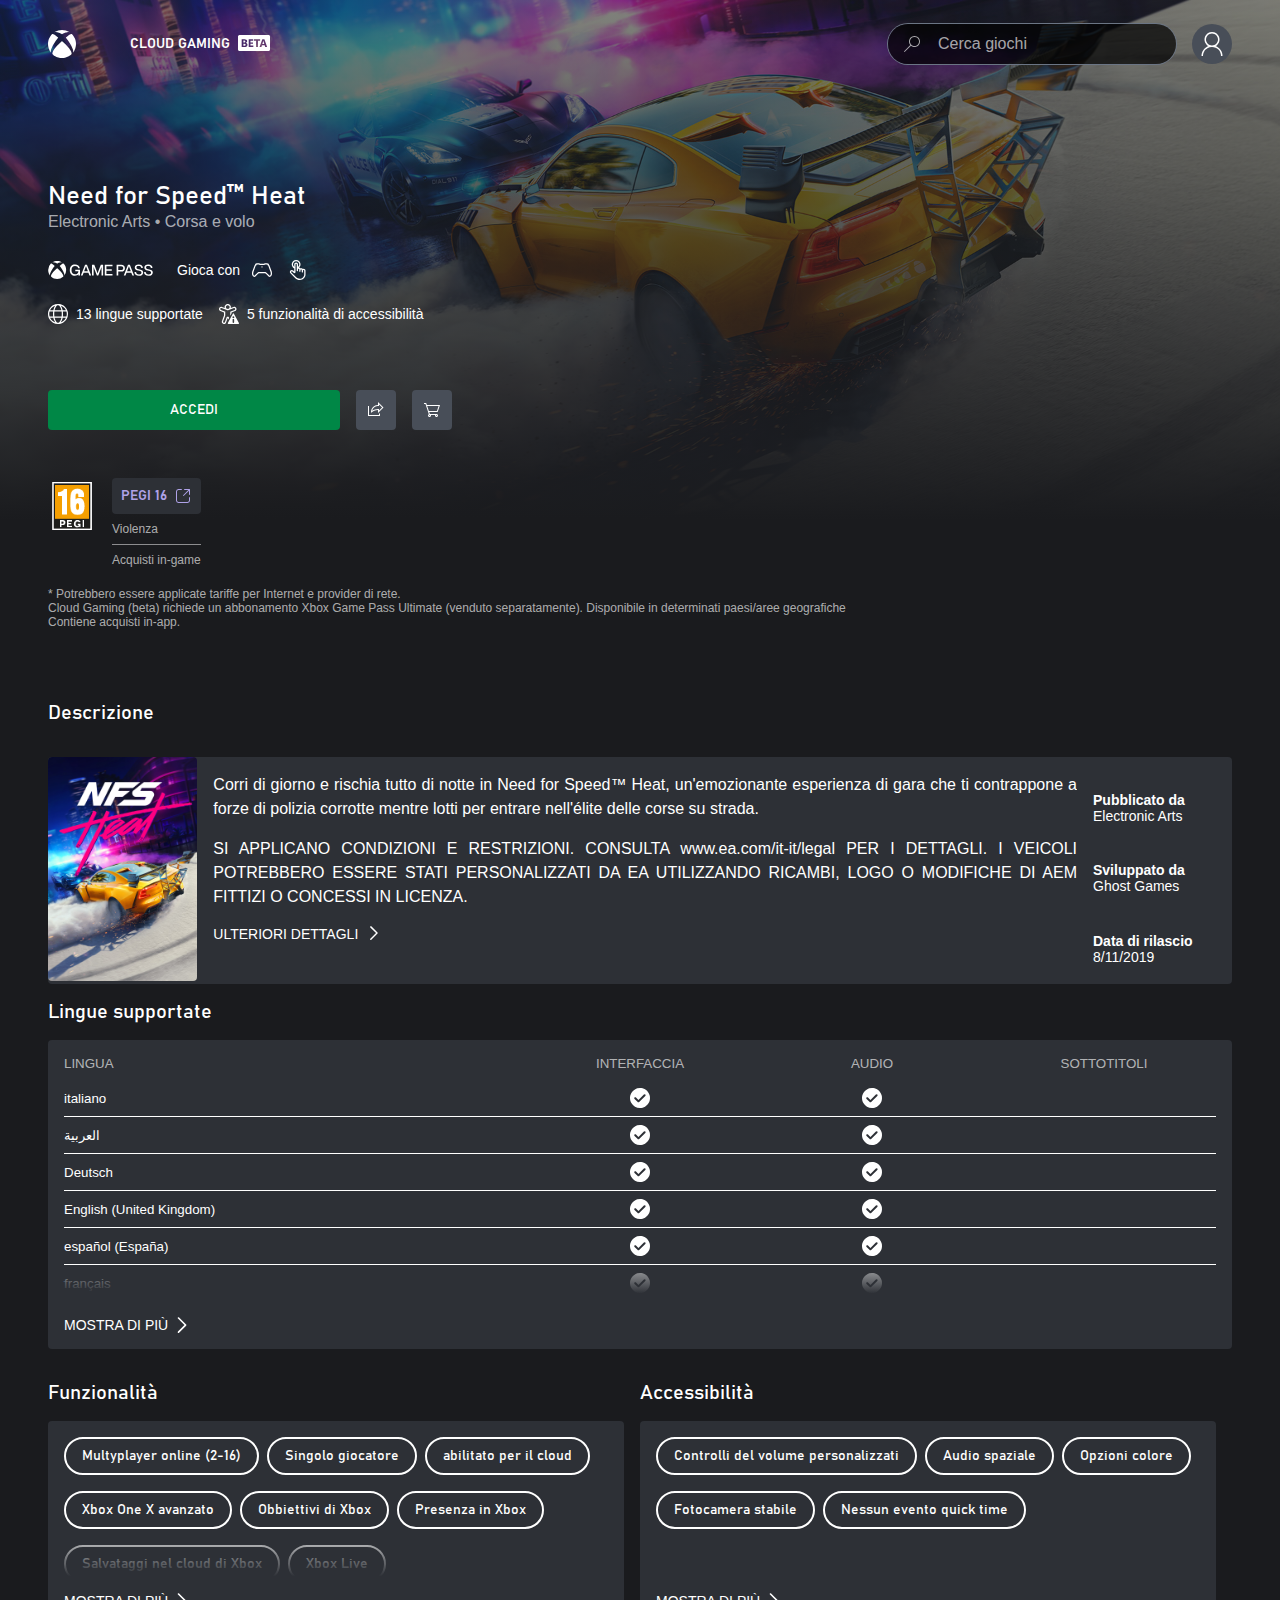
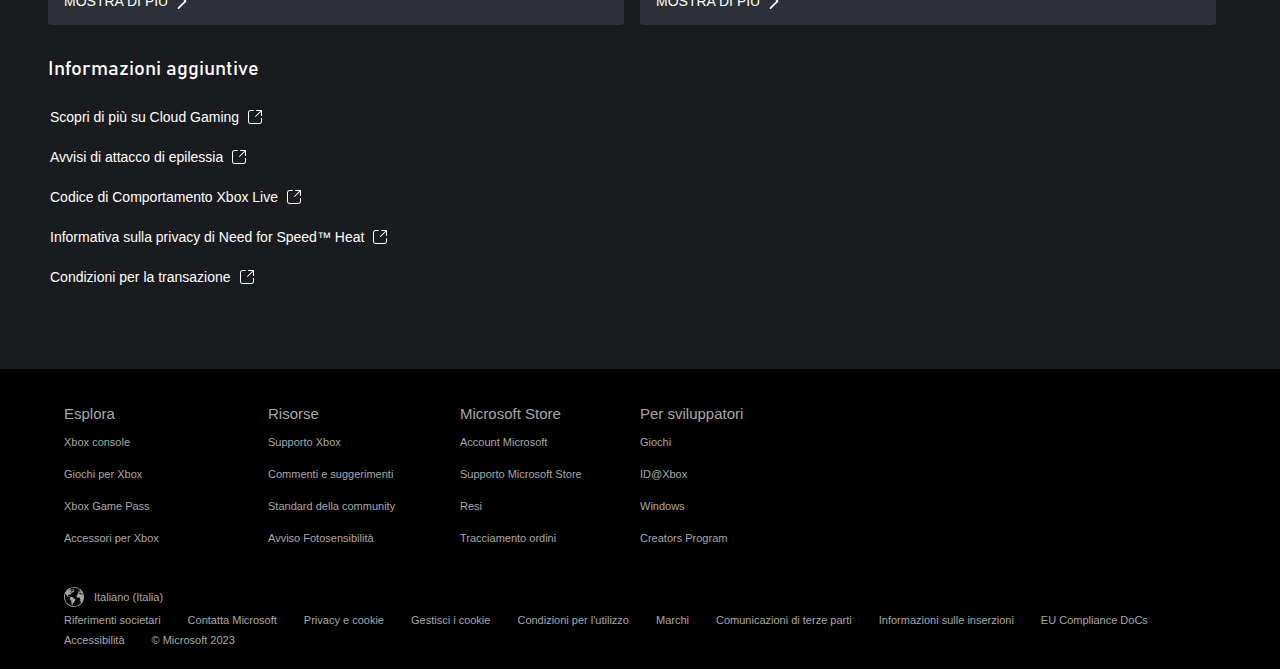
<file: game.html>
<!DOCTYPE html>
<html lang="en">
  <head>
    <meta charset="UTF-8" />
    <meta http-equiv="X-UA-Compatible" content="IE=edge" />
    <meta name="viewport" content="width=device-width, initial-scale=1.0" />
    <title>Xbox Cloud Gaming (beta)</title>
    <link rel="icon" type="x/icon" href="./assets/consoles-xbox-16.ico" />
    <link rel="stylesheet" href="./css/index.css" />
  </head>

  <body>
    <nav>
      <div class="navbar">
        <div class="navbar__left">
          <button>
            <svg
              xmlns="http://www.w3.org/2000/svg"
              viewBox="0 0 2048 2048"
              width="28px"
              height="28px"
              class="Button-module__buttonIcon___540Jm Button-module__noMargin___5UbzU XboxButton-module__headerXboxIcon___Wjzpv Icon-module__icon___6ICyA"
              aria-hidden="true"
            >
              <title>Guida Xbox Cloud Gaming</title>
              <path
                d="M492 158q-4 0-5-1v-2l2-3Q614 77 746 39t278-39q143 0 277 38t256 113l3 2q-3 5-6 5-8 0-17-2t-17-4q-9-1-18-1t-18 0q-47 0-95 9t-96 24-92 34-88 39q-22 11-44 21t-43 25h-5q-43-27-100-54t-120-49-123-36-113-14q-19 0-39 4t-34 4zm251 412q-44 53-101 128T525 862t-117 184-102 189-72 180-28 156q0 17 2 37t8 36l-1 2-2 1-4-2q-103-139-156-293T0 1024q0-98 20-199t60-196 96-180 130-153q5-4 15-5t15-2q30 0 66 14t75 38 76 53 74 60 65 59 51 50l1 4-1 3zm968-281q7 0 16 1t15 6q73 71 130 155t96 178 59 194 21 201q0 173-53 328t-156 293l-6 1-2-3q3-4 5-14t3-21 2-22 1-16q0-69-27-155t-72-180-102-190-117-184-117-163-102-129l-1-3 1-3q21-21 50-49t65-58 73-61 77-53 75-38 66-15zm-687 533q29 18 56 42t54 47q42 37 102 94t127 128 131 149 117 155 84 149 32 129q0 23-6 43t-23 37q-31 31-69 57t-76 49q-120 72-254 109t-275 38q-141 0-274-37t-255-110q-17-10-43-26t-51-37-47-40-27-39q-7-20-7-45 0-54 30-122t78-142 110-149 123-142 118-123 97-92q34-30 72-64t76-58z"
              ></path>
            </svg>
          </button>
          <a href="./index.html"
            >CLOUD GAMING
            <svg
              xmlns="http://www.w3.org/2000/svg"
              viewBox="0 0 2048 2048"
              width="1em"
              height="1em"
              class="CloudGamingButton-module__betaIcon___Xy-SS Icon-module__icon___6ICyA Icon-module__xLarge___Hh0AA"
            >
              <title>BETA</title>
              <path
                d="M395 986h-49V869h42q14 0 28 2t26 8 19 16 8 28q0 32-22 47t-52 16zm93 146q0 36-25 51t-57 15h-60v-130h61q31 0 56 14t25 50zm1133-257q2 23 9 44l53 166h-127l54-167q8-21 9-43h2zm334-363q19 0 36 7t29 20 20 30 8 36v838q0 19-7 36t-20 29-30 20-36 8H93q-19 0-36-7t-29-20-20-30-8-36V605q0-19 7-36t20-29 30-20 36-8h1862zM605 1133q0-52-33-81t-82-37v-1q19-6 36-16t31-24 21-32 8-39q0-35-16-57t-41-36-55-18-59-5H235v493h190q35 0 67-8t58-26 40-46 15-67zm377 147v-90H797v-113h162v-90H797V878h174v-91H686v493h296zm291 0V878h141v-91h-392v91h139v402h112zm470 0h121l-175-493h-132l-179 493h120l35-110h175l35 110z"
              ></path>
            </svg>
          </a>
        </div>
        <div class="navbar__right">
          <form>
            <label for="search">
              <div class="navbar__searchbar">
                <div class="navbar__searchbar-inner">
                  <svg
                    xmlns="http://www.w3.org/2000/svg"
                    viewBox="0 0 2048 2048"
                    width="16px"
                    height="16px"
                    class="Button-module__buttonIcon___540Jm Button-module__noMargin___5UbzU SmallScreenSearchIconButton-module__icon___pnlay Icon-module__icon___6ICyA"
                    aria-hidden="true"
                  >
                    <path
                      d="M1344 0q97 0 187 25t168 71 143 110 110 142 71 169 25 187q0 97-25 187t-71 168-110 143-142 110-169 71-187 25q-127 0-240-41t-211-122l-784 784q-19 19-45 19t-45-19-19-45q0-26 19-45l784-784q-80-98-121-211t-42-240q0-97 25-187t71-168 110-143T988 96t169-71 187-25zm0 1280q119 0 224-45t183-124 123-183 46-224q0-119-45-224t-124-183-183-123-224-46q-119 0-224 45T937 297 814 480t-46 224q0 119 45 224t124 183 183 123 224 46z"
                    ></path>
                  </svg>
                  <input
                    type="search"
                    id="search"
                    placeholder="Cerca giochi"
                    autocomplete="off"
                  />
                  <button>
                    <svg
                      xmlns="http://www.w3.org/2000/svg"
                      viewBox="0 0 2048 2048"
                      width="12px"
                      height="12px"
                      class="Button-module__buttonIcon___540Jm Button-module__noMargin___5UbzU Input-module__acceleratorIcon___aeQsz Icon-module__icon___6ICyA Icon-module__xxSmall___vViZA"
                      aria-hidden="true"
                    >
                      <path
                        d="M2029 109l-914 915 914 915-90 90-915-914-915 914-90-90 914-915L19 109l90-90 915 914 915-914 90 90z"
                      ></path>
                    </svg>
                  </button>
                </div>
              </div>
            </label>
            <button class="navbar__search-btn">
              <svg
                xmlns="http://www.w3.org/2000/svg"
                viewBox="0 0 2048 2048"
                width="22px"
                height="22px"
                class="Button-module__buttonIcon___540Jm Button-module__noMargin___5UbzU SmallScreenSearchIconButton-module__icon___pnlay Icon-module__icon___6ICyA"
                aria-hidden="true"
              >
                <path
                  d="M1344 0q97 0 187 25t168 71 143 110 110 142 71 169 25 187q0 97-25 187t-71 168-110 143-142 110-169 71-187 25q-127 0-240-41t-211-122l-784 784q-19 19-45 19t-45-19-19-45q0-26 19-45l784-784q-80-98-121-211t-42-240q0-97 25-187t71-168 110-143T988 96t169-71 187-25zm0 1280q119 0 224-45t183-124 123-183 46-224q0-119-45-224t-124-183-183-123-224-46q-119 0-224 45T937 297 814 480t-46 224q0 119 45 224t124 183 183 123 224 46z"
                ></path>
              </svg>
            </button>
          </form>
          <button class="navbar__user-btn">
            <svg
              xmlns="http://www.w3.org/2000/svg"
              viewBox="0 0 2048 2048"
              width="24px"
              height="24px"
              class="GamerPic-module__playerIcon___plBaj Icon-module__icon___6ICyA"
              aria-hidden="true"
            >
              <path
                d="M1329 1203q136 47 245 131t187 195 118 243 41 276h-128q0-164-58-304t-162-244-243-161-305-59q-108 0-206 27t-184 76-155 119-119 155-77 184-27 207H128q0-143 42-274t119-242 186-195 245-133q-78-42-140-102T475 968t-67-156-24-172q0-88 23-170t64-153 100-129T701 88t153-65 170-23q88 0 170 23t153 64 129 100 100 130 65 153 23 170q0 87-23 170t-67 157-106 134-139 102zM512 640q0 106 40 199t110 162 163 110 199 41q106 0 199-40t162-110 110-163 41-199q0-106-40-199t-110-162-163-110-199-41q-106 0-199 40T663 278 553 441t-41 199z"
              ></path>
            </svg>
          </button>
        </div>
      </div>
    </nav>
    <main>
      <div class="sections-wrapper">
        <div class="hero-section">
          <div class="hero-section__left">
            <div class="hero-section__left-content">
              <h1>Need for Speed™ Heat</h1>
              <p>Electronic Arts • Corsa e volo</p>
              <div class="hero-section__functionalities">
                <div class="hero-section__svg hero-section__svg--lg">
                  <svg
                    width="1em"
                    height="1em"
                    viewBox="0 0 186 32"
                    class="Header-module__gamePassIcon___tH4Zh Icon-module__icon___6ICyA"
                  >
                    <path
                      d="M140.212 18.312l3.321-8.805 3.322 8.805h-6.643zm4.981-11.69h-3.32l-7.5 19.234h3.047l1.856-4.983h8.515l1.856 4.983h3.047l-7.5-19.233zM186 20.523c0 1.778-.669 3.2-1.988 4.224-1.317 1.022-3.165 1.54-5.492 1.54-2.524 0-4.517-.581-5.923-1.73-1.408-1.149-2.131-2.85-2.15-5.058v-.028h2.935v.028c.027 1.42.476 2.501 1.336 3.21.86.711 2.158 1.071 3.856 1.071 1.404 0 2.498-.274 3.252-.816.75-.54 1.131-1.334 1.131-2.36 0-.83-.312-1.48-.93-1.93-.621-.454-1.758-.864-3.379-1.221l-1.64-.35c-1.969-.394-3.476-1.049-4.48-1.946-1.005-.9-1.515-2.157-1.515-3.738 0-1.582.619-2.862 1.84-3.806 1.219-.942 2.89-1.42 4.967-1.42 2.506 0 4.418.546 5.682 1.623 1.264 1.077 1.924 2.58 1.96 4.465v.028h-2.906l-.002-.026c-.089-1.225-.497-2.138-1.214-2.714-.717-.576-1.893-.869-3.493-.869-1.243 0-2.206.234-2.862.695-.653.46-.984 1.122-.984 1.97 0 .867.295 1.53.877 1.97.586.481 1.687.896 3.271 1.235l1.668.35c2.183.466 3.776 1.147 4.735 2.027.96.88 1.448 2.084 1.448 3.576zm-17.088 0c0 1.778-.67 3.2-1.988 4.224-1.318 1.022-3.165 1.54-5.492 1.54-2.524 0-4.517-.581-5.923-1.73-1.408-1.149-2.132-2.85-2.15-5.058v-.028h2.935v.028c.027 1.42.476 2.501 1.335 3.21.861.711 2.158 1.071 3.856 1.071 1.405 0 2.499-.274 3.253-.816.75-.54 1.131-1.334 1.131-2.36 0-.83-.313-1.48-.93-1.93-.621-.454-1.758-.864-3.379-1.221l-1.64-.35c-1.97-.394-3.476-1.049-4.48-1.946-1.005-.9-1.516-2.157-1.516-3.738 0-1.582.62-2.862 1.84-3.806 1.22-.942 2.891-1.42 4.968-1.42 2.506 0 4.418.546 5.681 1.623 1.265 1.077 1.925 2.58 1.96 4.465l.001.028h-2.906l-.002-.026c-.089-1.225-.497-2.138-1.214-2.714-.718-.576-1.893-.869-3.493-.869-1.244 0-2.207.234-2.862.695-.653.46-.984 1.122-.984 1.97 0 .867.295 1.53.877 1.97.586.481 1.686.896 3.27 1.235l1.669.35c2.182.466 3.775 1.147 4.734 2.027.961.88 1.449 2.084 1.449 3.576zM124.58 9.21h5.191c1.189 0 2.105.305 2.725.908.619.602.933 1.474.933 2.592s-.314 1.986-.933 2.579c-.62.593-1.536.894-2.725.894h-5.19V9.211zm10.107-.951c-1.148-1.086-2.784-1.637-4.862-1.637h-8.18v19.233h2.935v-7.084h5.245c2.078 0 3.714-.55 4.862-1.637 1.148-1.087 1.73-2.575 1.73-4.424 0-1.867-.582-3.364-1.73-4.451zM97.66 6.623v19.233h-2.828V10.594c-.363 1.071-.85 2.399-1.452 3.959l-4.338 11.303h-2.46l-.007-.018-4.385-11.285c-.522-1.393-1-2.703-1.425-3.904v15.207h-2.827V6.623h4.029l3.934 10.226c.79 2.07 1.44 3.865 1.938 5.335a208.285 208.285 0 011.964-5.604l3.8-9.957h4.057zm5.87 2.642v5.573h9.543v2.453h-9.544v5.923h10.788v2.642h-13.722V6.623h13.722v2.642H103.53zm-46.986 6.461v10.129h-2.76v-2.517c-.71.97-1.588 1.71-2.61 2.199-1.038.497-2.255.75-3.616.75-1.379 0-2.634-.234-3.73-.696a7.927 7.927 0 01-2.883-2.088 9.142 9.142 0 01-1.882-3.194c-.416-1.205-.627-2.574-.627-4.07 0-1.513.214-2.893.634-4.103a8.975 8.975 0 011.903-3.188 8.1 8.1 0 012.942-2.067c1.12-.457 2.4-.69 3.804-.69 2.345 0 4.315.619 5.855 1.838 1.524 1.238 2.45 2.903 2.755 4.947l.005.033H53.32l-.005-.023c-.266-1.28-.91-2.307-1.913-3.053-1.003-.747-2.233-1.126-3.655-1.126-1.901 0-3.433.676-4.552 2.01-1.138 1.317-1.715 3.142-1.715 5.422s.577 4.105 1.715 5.422c1.155 1.334 2.704 2.01 4.606 2.01 1.653 0 3.067-.522 4.205-1.554 1.13-1.007 1.732-2.314 1.792-3.883h-5.649v-2.508h8.396zm7.376 2.586l3.321-8.805 3.321 8.805h-6.642zm4.98-11.69h-3.319l-7.5 19.234h3.046l1.856-4.983H71.5l1.856 4.983h3.047L68.902 6.623zM20.37 8.793c-.015.013-.028.03-.028.052 0 .018.01.033.022.047 3.217 3.833 9.446 12.975 8.228 16.746-.01.03-.01.066.018.082.029.017.065 0 .085-.026A15.937 15.937 0 0031.963 16c0-4.44-1.807-8.457-4.724-11.355a.29.29 0 00-.07-.054c-.269-.139-1.924-.654-6.8 4.2zM4.795 4.59a.289.289 0 00-.071.054A15.958 15.958 0 000 16c0 3.645 1.218 7.003 3.268 9.693.02.026.056.043.085.026.028-.016.03-.052.019-.082-1.218-3.771 5.01-12.913 8.227-16.746.011-.014.022-.029.022-.047 0-.022-.012-.04-.028-.053-4.874-4.854-6.53-4.339-6.798-4.2zm19.512-2.25C21.86.885 19.207 0 15.982 0c-3.226 0-5.878.885-8.326 2.341a.061.061 0 00-.026.08c.013.029.045.035.077.027 3.095-.669 7.795 2.006 8.241 2.275.01.006.02.012.034.012.013 0 .023-.006.033-.012.446-.269 5.147-2.944 8.241-2.275.032.008.064.002.078-.027a.061.061 0 00-.027-.08zm-8.325 10.491c.017 0 .04.016.052.026 4.78 3.64 12.963 12.643 10.468 15.186A15.908 15.908 0 0115.982 32c-4.03 0-7.71-1.493-10.52-3.956-2.496-2.543 5.687-11.546 10.467-15.186.012-.01.035-.026.053-.026z"
                      fill-rule="evenodd"
                    ></path>
                  </svg>
                </div>
                <span class="hero-section__svg"
                  ><svg
                    xmlns="http://www.w3.org/2000/svg"
                    viewBox="0 0 2048 2048"
                    width="1em"
                    height="1em"
                    class="Badge-module__icon___MU5HK Icon-module__icon___6ICyA Icon-module__xxSmall___vViZA"
                  >
                    <path
                      d="M1024 640q26 0 45 19t19 45q0 26-19 45t-45 19q-26 0-45-19t-19-45q0-26 19-45t45-19zm704-164q20 14 36 35t25 45l224 607q20 55 27 121t8 124q0 55-17 111t-49 103-80 76-110 30q-22 0-48-8t-43-24l-304-304q-12-12-30-21t-40-15-42-9-37-3H800q-17 0-37 3t-42 9-39 15-31 21l-304 304q-16 16-42 24t-49 8q-62 0-109-29t-80-76-50-103-17-112q0-61 7-124t28-121l1-1 225-609v-2q9-22 24-41t35-34v-66q44-23 85-40t84-28 88-16 95-6q34 0 61 10t49 22 42 22 40 10h320q19 0 39-10t42-22 50-22 61-10q50 0 95 5t87 17 84 28 86 40v66zm64 1124q33 0 57-20t40-49 23-62 8-61q0-49-6-102t-22-101q-32-93-66-184t-70-184l-61-167q-7-17-12-35t-14-35q-5-10-12-17-11-11-27-17t-30-12v-66q-53-22-110-31t-114-9q-20 0-39 10t-42 22-50 22-61 10H864q-34 0-61-10t-49-22-43-22-39-10q-57 0-114 9t-110 31v66q-8 4-18 8t-21 9-18 12-12 17l-223 605q-16 44-22 100t-6 103q0 27 7 60t23 63 40 49 58 20q5 0 7-1l302-303q20-20 49-35t61-25 65-15 60-5h448q27 0 59 5t65 15 62 25 49 35l302 303q2 1 7 1z"
                    ></path>
                  </svg>
                  Gioca con controller</span
                >
                <span class="hero-section__svg"
                  ><svg
                    xmlns="http://www.w3.org/2000/svg"
                    viewBox="0 0 2048 2048"
                    width="1em"
                    height="1em"
                    class="IconText-module__icon___2lSCQ SupportedInputs-module__icon___Jvw01"
                  >
                    <path
                      d="M1600 896q40 0 75 15t61 41 41 61 15 75v384q0 119-45 224t-124 183-183 123-224 46q-144 0-268-55t-226-156l-472-472q-28-28-43-65t-15-76q0-42 16-78t43-64 63-42 78-16q82 0 141 59l107 106V853q-59-28-106-70t-80-95-52-114-18-126q0-93 35-174t96-143 142-96T832 0q93 0 174 35t143 96 96 142 35 175q0 93-37 178t-105 149q35 9 63 30t49 52q45-25 94-25 50 0 93 23t69 66q45-25 94-25zM512 448q0 75 34 143t94 113V448q0-40 15-75t41-61 61-41 75-15q40 0 75 15t61 41 41 61 15 75v256q60-45 94-113t34-143q0-66-25-124t-69-101-102-69-124-26q-66 0-124 25t-102 69-69 102-25 124zm1152 1024v-384q0-26-19-45t-45-19q-21 0-34 7t-20 21-9 31-2 37q0 16 1 32t1 32q0 20-2 37t-9 30-20 21-34 8q-21 0-34-8t-20-21-9-33-3-40q0-28 2-58t2-58q0-43-12-72t-54-30q-21 0-34 7t-20 21-9 31-2 37q0 16 1 32t1 32q0 20-2 37t-9 30-20 21-34 8q-21 0-34-8t-20-21-9-33-3-40q0-28 2-58t2-58q0-43-12-72t-54-30q-21 0-34 7t-20 21-9 31-2 37q0 16 1 32t1 32q0 20-2 37t-9 30-20 21-34 8q-26 0-45-19t-19-45V448q0-26-19-45t-45-19q-26 0-45 19t-19 45v787q0 23-8 42t-23 35-35 23-42 9q-22 0-42-8t-37-24l-139-139q-21-21-50-21t-50 21-22 51q0 29 21 50l472 473q84 84 184 128t219 45q93 0 174-35t142-96 96-142 36-175z"
                    ></path>
                  </svg>
                  Riproduci con il tocco</span
                >
              </div>
              <div
                class="hero-section__functionalities hero-section__functionalities--bottom"
              >
                <span class="hero-section__svg"
                  ><svg
                    width="1em"
                    height="1em"
                    viewBox="0 0 32 32"
                    xmlns="http://www.w3.org/2000/svg"
                    class="IconText-module__icon___2lSCQ SupportedProductFeatures-module__icon___PpYyx"
                  >
                    <path
                      d="M32 16a15.853 15.853 0 01-2.172 8.078 15.504 15.504 0 01-2.5 3.235 16.648 16.648 0 01-3.25 2.5 15.301 15.301 0 01-3.828 1.609c-1.354.364-2.77.557-4.25.578a15.853 15.853 0 01-8.078-2.172 15.504 15.504 0 01-3.234-2.5 16.648 16.648 0 01-2.5-3.25 15.3 15.3 0 01-1.61-3.828A17.219 17.219 0 010 16c0-1.469.188-2.885.563-4.25a15.76 15.76 0 011.609-3.828 16.069 16.069 0 012.5-3.234 15.88 15.88 0 013.25-2.5A16.112 16.112 0 0111.75.577 16.287 16.287 0 0116 0c1.469 0 2.885.188 4.25.563a15.76 15.76 0 013.828 1.609 16.067 16.067 0 013.235 2.5 15.88 15.88 0 012.5 3.25 16.113 16.113 0 011.609 3.828c.375 1.354.568 2.77.578 4.25zm-21.39-6h10.78a20.518 20.518 0 00-.937-3.156c-.229-.594-.49-1.177-.781-1.75a9.103 9.103 0 00-1-1.563 4.833 4.833 0 00-1.219-1.11A2.814 2.814 0 0016 2c-.52 0-1 .14-1.438.422a5.259 5.259 0 00-1.218 1.11 8.573 8.573 0 00-1 1.546 20.74 20.74 0 00-.797 1.766c-.24.604-.432 1.177-.578 1.718a35.85 35.85 0 00-.36 1.438zm-7.266 0h5.219a23.59 23.59 0 011.03-3.781 14.26 14.26 0 011.829-3.453A11.55 11.55 0 008.906 3.89a13.434 13.434 0 00-2.234 1.671 16.285 16.285 0 00-1.89 2.079A12.882 12.882 0 003.343 10zm17.234-7.234a14.579 14.579 0 011.813 3.453A24.78 24.78 0 0123.438 10h5.218a14.151 14.151 0 00-1.437-2.36 15.446 15.446 0 00-1.875-2.077 13.143 13.143 0 00-2.25-1.672 12.013 12.013 0 00-2.516-1.125zM8.25 20a21.634 21.634 0 01-.188-1.984A62.204 62.204 0 018 16c0-.677.016-1.344.047-2 .031-.656.099-1.323.203-2H2.578a14.755 14.755 0 00-.422 1.969A16.047 16.047 0 002 16c0 .688.047 1.36.14 2.016.094.656.24 1.317.438 1.984H8.25zm13.5 0c.094-.667.156-1.328.188-1.984.03-.657.052-1.328.062-2.016 0-.677-.016-1.344-.047-2a19.115 19.115 0 00-.203-2h-11.5a21.634 21.634 0 00-.188 1.984A62.005 62.005 0 0010 16c0 .677.016 1.344.047 2 .031.656.099 1.323.203 2h11.5zm7.672-8H23.75c.094.667.156 1.328.188 1.984.03.657.052 1.329.062 2.016 0 .677-.016 1.344-.047 2a19.115 19.115 0 01-.203 2h5.672c.187-.656.328-1.313.422-1.969.093-.656.146-1.333.156-2.031 0-.688-.047-1.36-.14-2.016A13.861 13.861 0 0029.421 12zm-18 17.234a14.58 14.58 0 01-1.813-3.453A24.773 24.773 0 018.563 22h-5.22c.386.813.86 1.594 1.423 2.344.562.75 1.192 1.442 1.89 2.078a14.004 14.004 0 002.25 1.672c.802.479 1.64.86 2.516 1.14zM21.39 22H10.609a20.528 20.528 0 00.938 3.156c.229.594.49 1.177.781 1.75a9.102 9.102 0 001 1.563c.375.468.781.838 1.219 1.11.437.27.922.41 1.453.421.52 0 1-.14 1.438-.422a5.258 5.258 0 001.218-1.11 8.576 8.576 0 001-1.546c.292-.573.558-1.162.797-1.766.24-.604.432-1.177.578-1.718.146-.542.266-1.021.36-1.438zm7.265 0h-5.218a23.58 23.58 0 01-1.032 3.781 14.258 14.258 0 01-1.828 3.453c.875-.27 1.714-.646 2.516-1.125a13.44 13.44 0 002.234-1.672 16.29 16.29 0 001.89-2.078A12.883 12.883 0 0028.657 22z"
                    ></path>
                  </svg>
                  13 lingue supportate</span
                >
                <span class="hero-section__svg"
                  ><svg
                    width="1em"
                    height="1em"
                    viewBox="0 0 32 32"
                    xmlns="http://www.w3.org/2000/svg"
                    class="IconText-module__icon___2lSCQ SupportedProductFeatures-module__icon___PpYyx"
                  >
                    <path
                      fill-rule="evenodd"
                      clip-rule="evenodd"
                      d="M28 8.016c0 .354-.052.698-.156 1.03-.104.334-.26.647-.469.938a4.126 4.126 0 01-.703.766c-.26.219-.568.39-.922.516L20 13.453v1.879l-1.903 3.545-.035-.096a.844.844 0 01-.062-.343v-5.672a.97.97 0 01.172-.563c.114-.166.27-.291.469-.375l6.39-2.422c.302-.114.537-.297.703-.547.167-.25.256-.541.266-.875 0-.198-.037-.385-.11-.562a1.479 1.479 0 00-.328-.484 1.289 1.289 0 00-.484-.313A2.471 2.471 0 0024.5 6.5a1.5 1.5 0 00-.531.094L15.594 9.78c-.25.094-.51.167-.781.219-.271.052-.542.078-.813.078a4.666 4.666 0 01-1.61-.297L4.032 6.594A1.587 1.587 0 003.5 6.5c-.427 0-.781.14-1.063.422-.28.281-.427.64-.437 1.078 0 .313.083.594.25.844.167.25.406.437.719.562l6.39 2.422a.953.953 0 01.47.36c.114.166.171.359.171.578v5.671c0 .136-.02.25-.063.344l-3.343 9.203a1.545 1.545 0 00-.094.516c0 .417.146.77.438 1.063.291.291.645.437 1.062.437.313 0 .594-.088.844-.266.25-.177.437-.416.562-.718l2.719-7.453c.146-.417.38-.74.703-.97.323-.228.714-.348 1.172-.359.448 0 .833.115 1.156.344.323.23.563.557.719.985l.316.865-1.266 2.358L14 22.234l-2.719 7.453a3.36 3.36 0 01-.515.954A3.494 3.494 0 018 32c-.48 0-.932-.088-1.36-.266a3.266 3.266 0 01-1.109-.75 3.796 3.796 0 01-.75-1.125A3.345 3.345 0 014.5 28.5c0-.208.02-.412.063-.61a6.24 6.24 0 01.156-.593c.041-.136.12-.365.234-.688.115-.323.255-.703.422-1.14.167-.438.344-.922.531-1.453.188-.532.38-1.052.578-1.563.198-.51.386-1.02.563-1.531.177-.51.338-.953.484-1.328.146-.375.26-.688.344-.938.083-.25.125-.38.125-.39v-4.813l-5.75-2.187a3.188 3.188 0 01-.922-.516A3.61 3.61 0 01.172 9.062 3.782 3.782 0 010 8c0-.48.089-.932.266-1.36.177-.426.427-.796.75-1.109a3.86 3.86 0 011.109-.75A3.312 3.312 0 013.5 4.5c.427 0 .844.078 1.25.234l4.453 1.704a4.751 4.751 0 01-.156-.766A6.55 6.55 0 019 4.89c0-.677.135-1.313.406-1.907.271-.593.636-1.109 1.094-1.546C10.958 1 11.49.65 12.094.39 12.698.13 13.334 0 14 0c.667 0 1.302.125 1.906.375.604.25 1.136.599 1.594 1.047.458.448.823.969 1.094 1.562.27.594.406 1.23.406 1.907 0 .26-.016.52-.047.78-.031.261-.088.516-.172.766l4.469-1.703A3.454 3.454 0 0124.5 4.5c.48 0 .932.089 1.36.266.427.177.796.432 1.109.765.312.334.562.709.75 1.125.187.417.281.87.281 1.36zM11 5c0 .406.078.792.234 1.156.157.365.37.683.641.953.27.271.594.49.969.657.375.166.76.244 1.156.234.406 0 .792-.078 1.156-.234a3.01 3.01 0 00.953-.641c.271-.27.49-.594.657-.969.166-.375.244-.76.234-1.156 0-.406-.078-.792-.234-1.156a3.01 3.01 0 00-.641-.953 3.18 3.18 0 00-.969-.657A2.644 2.644 0 0014 2c-.406 0-.792.078-1.156.234a3.01 3.01 0 00-.953.641c-.271.27-.49.594-.657.969-.166.375-.244.76-.234 1.156z"
                    ></path>
                    <path
                      fill-rule="evenodd"
                      clip-rule="evenodd"
                      d="M23.755 15.395a.921.921 0 00-1.58.112l-8.05 15-.05.106c-.26.645.186 1.387.874 1.387H31.05l.113-.007c.659-.08 1.05-.854.711-1.486l-8.05-15-.07-.112zm-2.003 9.478a1.25 1.25 0 012.487 0l.006.128v4l-.006.128a1.25 1.25 0 01-2.487 0L21.745 29v-4l.007-.128zM23 19.5a1.5 1.5 0 100 3 1.5 1.5 0 000-3z"
                    ></path>
                  </svg>
                  5 funzionalità di accessibilità</span
                >
              </div>
              <div class="hero-section__functionalities--hidden">
                <div class="hero-section__svg hero-section__svg--lg">
                  <svg
                    width="1em"
                    height="1em"
                    viewBox="0 0 186 32"
                    class="Header-module__gamePassIcon___tH4Zh Icon-module__icon___6ICyA"
                  >
                    <path
                      d="M140.212 18.312l3.321-8.805 3.322 8.805h-6.643zm4.981-11.69h-3.32l-7.5 19.234h3.047l1.856-4.983h8.515l1.856 4.983h3.047l-7.5-19.233zM186 20.523c0 1.778-.669 3.2-1.988 4.224-1.317 1.022-3.165 1.54-5.492 1.54-2.524 0-4.517-.581-5.923-1.73-1.408-1.149-2.131-2.85-2.15-5.058v-.028h2.935v.028c.027 1.42.476 2.501 1.336 3.21.86.711 2.158 1.071 3.856 1.071 1.404 0 2.498-.274 3.252-.816.75-.54 1.131-1.334 1.131-2.36 0-.83-.312-1.48-.93-1.93-.621-.454-1.758-.864-3.379-1.221l-1.64-.35c-1.969-.394-3.476-1.049-4.48-1.946-1.005-.9-1.515-2.157-1.515-3.738 0-1.582.619-2.862 1.84-3.806 1.219-.942 2.89-1.42 4.967-1.42 2.506 0 4.418.546 5.682 1.623 1.264 1.077 1.924 2.58 1.96 4.465v.028h-2.906l-.002-.026c-.089-1.225-.497-2.138-1.214-2.714-.717-.576-1.893-.869-3.493-.869-1.243 0-2.206.234-2.862.695-.653.46-.984 1.122-.984 1.97 0 .867.295 1.53.877 1.97.586.481 1.687.896 3.271 1.235l1.668.35c2.183.466 3.776 1.147 4.735 2.027.96.88 1.448 2.084 1.448 3.576zm-17.088 0c0 1.778-.67 3.2-1.988 4.224-1.318 1.022-3.165 1.54-5.492 1.54-2.524 0-4.517-.581-5.923-1.73-1.408-1.149-2.132-2.85-2.15-5.058v-.028h2.935v.028c.027 1.42.476 2.501 1.335 3.21.861.711 2.158 1.071 3.856 1.071 1.405 0 2.499-.274 3.253-.816.75-.54 1.131-1.334 1.131-2.36 0-.83-.313-1.48-.93-1.93-.621-.454-1.758-.864-3.379-1.221l-1.64-.35c-1.97-.394-3.476-1.049-4.48-1.946-1.005-.9-1.516-2.157-1.516-3.738 0-1.582.62-2.862 1.84-3.806 1.22-.942 2.891-1.42 4.968-1.42 2.506 0 4.418.546 5.681 1.623 1.265 1.077 1.925 2.58 1.96 4.465l.001.028h-2.906l-.002-.026c-.089-1.225-.497-2.138-1.214-2.714-.718-.576-1.893-.869-3.493-.869-1.244 0-2.207.234-2.862.695-.653.46-.984 1.122-.984 1.97 0 .867.295 1.53.877 1.97.586.481 1.686.896 3.27 1.235l1.669.35c2.182.466 3.775 1.147 4.734 2.027.961.88 1.449 2.084 1.449 3.576zM124.58 9.21h5.191c1.189 0 2.105.305 2.725.908.619.602.933 1.474.933 2.592s-.314 1.986-.933 2.579c-.62.593-1.536.894-2.725.894h-5.19V9.211zm10.107-.951c-1.148-1.086-2.784-1.637-4.862-1.637h-8.18v19.233h2.935v-7.084h5.245c2.078 0 3.714-.55 4.862-1.637 1.148-1.087 1.73-2.575 1.73-4.424 0-1.867-.582-3.364-1.73-4.451zM97.66 6.623v19.233h-2.828V10.594c-.363 1.071-.85 2.399-1.452 3.959l-4.338 11.303h-2.46l-.007-.018-4.385-11.285c-.522-1.393-1-2.703-1.425-3.904v15.207h-2.827V6.623h4.029l3.934 10.226c.79 2.07 1.44 3.865 1.938 5.335a208.285 208.285 0 011.964-5.604l3.8-9.957h4.057zm5.87 2.642v5.573h9.543v2.453h-9.544v5.923h10.788v2.642h-13.722V6.623h13.722v2.642H103.53zm-46.986 6.461v10.129h-2.76v-2.517c-.71.97-1.588 1.71-2.61 2.199-1.038.497-2.255.75-3.616.75-1.379 0-2.634-.234-3.73-.696a7.927 7.927 0 01-2.883-2.088 9.142 9.142 0 01-1.882-3.194c-.416-1.205-.627-2.574-.627-4.07 0-1.513.214-2.893.634-4.103a8.975 8.975 0 011.903-3.188 8.1 8.1 0 012.942-2.067c1.12-.457 2.4-.69 3.804-.69 2.345 0 4.315.619 5.855 1.838 1.524 1.238 2.45 2.903 2.755 4.947l.005.033H53.32l-.005-.023c-.266-1.28-.91-2.307-1.913-3.053-1.003-.747-2.233-1.126-3.655-1.126-1.901 0-3.433.676-4.552 2.01-1.138 1.317-1.715 3.142-1.715 5.422s.577 4.105 1.715 5.422c1.155 1.334 2.704 2.01 4.606 2.01 1.653 0 3.067-.522 4.205-1.554 1.13-1.007 1.732-2.314 1.792-3.883h-5.649v-2.508h8.396zm7.376 2.586l3.321-8.805 3.321 8.805h-6.642zm4.98-11.69h-3.319l-7.5 19.234h3.046l1.856-4.983H71.5l1.856 4.983h3.047L68.902 6.623zM20.37 8.793c-.015.013-.028.03-.028.052 0 .018.01.033.022.047 3.217 3.833 9.446 12.975 8.228 16.746-.01.03-.01.066.018.082.029.017.065 0 .085-.026A15.937 15.937 0 0031.963 16c0-4.44-1.807-8.457-4.724-11.355a.29.29 0 00-.07-.054c-.269-.139-1.924-.654-6.8 4.2zM4.795 4.59a.289.289 0 00-.071.054A15.958 15.958 0 000 16c0 3.645 1.218 7.003 3.268 9.693.02.026.056.043.085.026.028-.016.03-.052.019-.082-1.218-3.771 5.01-12.913 8.227-16.746.011-.014.022-.029.022-.047 0-.022-.012-.04-.028-.053-4.874-4.854-6.53-4.339-6.798-4.2zm19.512-2.25C21.86.885 19.207 0 15.982 0c-3.226 0-5.878.885-8.326 2.341a.061.061 0 00-.026.08c.013.029.045.035.077.027 3.095-.669 7.795 2.006 8.241 2.275.01.006.02.012.034.012.013 0 .023-.006.033-.012.446-.269 5.147-2.944 8.241-2.275.032.008.064.002.078-.027a.061.061 0 00-.027-.08zm-8.325 10.491c.017 0 .04.016.052.026 4.78 3.64 12.963 12.643 10.468 15.186A15.908 15.908 0 0115.982 32c-4.03 0-7.71-1.493-10.52-3.956-2.496-2.543 5.687-11.546 10.467-15.186.012-.01.035-.026.053-.026z"
                      fill-rule="evenodd"
                    ></path>
                  </svg>
                </div>
                <span class="hero-section__svg">
                  Gioca con
                  <svg
                    xmlns="http://www.w3.org/2000/svg"
                    viewBox="0 0 2048 2048"
                    width="1em"
                    height="1em"
                    class="Badge-module__icon___MU5HK Icon-module__icon___6ICyA Icon-module__xxSmall___vViZA"
                  >
                    <path
                      d="M1024 640q26 0 45 19t19 45q0 26-19 45t-45 19q-26 0-45-19t-19-45q0-26 19-45t45-19zm704-164q20 14 36 35t25 45l224 607q20 55 27 121t8 124q0 55-17 111t-49 103-80 76-110 30q-22 0-48-8t-43-24l-304-304q-12-12-30-21t-40-15-42-9-37-3H800q-17 0-37 3t-42 9-39 15-31 21l-304 304q-16 16-42 24t-49 8q-62 0-109-29t-80-76-50-103-17-112q0-61 7-124t28-121l1-1 225-609v-2q9-22 24-41t35-34v-66q44-23 85-40t84-28 88-16 95-6q34 0 61 10t49 22 42 22 40 10h320q19 0 39-10t42-22 50-22 61-10q50 0 95 5t87 17 84 28 86 40v66zm64 1124q33 0 57-20t40-49 23-62 8-61q0-49-6-102t-22-101q-32-93-66-184t-70-184l-61-167q-7-17-12-35t-14-35q-5-10-12-17-11-11-27-17t-30-12v-66q-53-22-110-31t-114-9q-20 0-39 10t-42 22-50 22-61 10H864q-34 0-61-10t-49-22-43-22-39-10q-57 0-114 9t-110 31v66q-8 4-18 8t-21 9-18 12-12 17l-223 605q-16 44-22 100t-6 103q0 27 7 60t23 63 40 49 58 20q5 0 7-1l302-303q20-20 49-35t61-25 65-15 60-5h448q27 0 59 5t65 15 62 25 49 35l302 303q2 1 7 1z"
                    ></path>
                  </svg>
                  <svg
                    xmlns="http://www.w3.org/2000/svg"
                    viewBox="0 0 2048 2048"
                    width="1em"
                    height="1em"
                    class="IconText-module__icon___2lSCQ SupportedInputs-module__icon___Jvw01"
                  >
                    <path
                      d="M1600 896q40 0 75 15t61 41 41 61 15 75v384q0 119-45 224t-124 183-183 123-224 46q-144 0-268-55t-226-156l-472-472q-28-28-43-65t-15-76q0-42 16-78t43-64 63-42 78-16q82 0 141 59l107 106V853q-59-28-106-70t-80-95-52-114-18-126q0-93 35-174t96-143 142-96T832 0q93 0 174 35t143 96 96 142 35 175q0 93-37 178t-105 149q35 9 63 30t49 52q45-25 94-25 50 0 93 23t69 66q45-25 94-25zM512 448q0 75 34 143t94 113V448q0-40 15-75t41-61 61-41 75-15q40 0 75 15t61 41 41 61 15 75v256q60-45 94-113t34-143q0-66-25-124t-69-101-102-69-124-26q-66 0-124 25t-102 69-69 102-25 124zm1152 1024v-384q0-26-19-45t-45-19q-21 0-34 7t-20 21-9 31-2 37q0 16 1 32t1 32q0 20-2 37t-9 30-20 21-34 8q-21 0-34-8t-20-21-9-33-3-40q0-28 2-58t2-58q0-43-12-72t-54-30q-21 0-34 7t-20 21-9 31-2 37q0 16 1 32t1 32q0 20-2 37t-9 30-20 21-34 8q-21 0-34-8t-20-21-9-33-3-40q0-28 2-58t2-58q0-43-12-72t-54-30q-21 0-34 7t-20 21-9 31-2 37q0 16 1 32t1 32q0 20-2 37t-9 30-20 21-34 8q-26 0-45-19t-19-45V448q0-26-19-45t-45-19q-26 0-45 19t-19 45v787q0 23-8 42t-23 35-35 23-42 9q-22 0-42-8t-37-24l-139-139q-21-21-50-21t-50 21-22 51q0 29 21 50l472 473q84 84 184 128t219 45q93 0 174-35t142-96 96-142 36-175z"
                    ></path>
                  </svg>
                </span>
              </div>
              <div
                class="hero-section__functionalities--hidden hero-section__functionalities--hidden-bottom"
              >
                <span class="hero-section__svg"
                  ><svg
                    width="1em"
                    height="1em"
                    viewBox="0 0 32 32"
                    xmlns="http://www.w3.org/2000/svg"
                    class="IconText-module__icon___2lSCQ SupportedProductFeatures-module__icon___PpYyx"
                  >
                    <path
                      d="M32 16a15.853 15.853 0 01-2.172 8.078 15.504 15.504 0 01-2.5 3.235 16.648 16.648 0 01-3.25 2.5 15.301 15.301 0 01-3.828 1.609c-1.354.364-2.77.557-4.25.578a15.853 15.853 0 01-8.078-2.172 15.504 15.504 0 01-3.234-2.5 16.648 16.648 0 01-2.5-3.25 15.3 15.3 0 01-1.61-3.828A17.219 17.219 0 010 16c0-1.469.188-2.885.563-4.25a15.76 15.76 0 011.609-3.828 16.069 16.069 0 012.5-3.234 15.88 15.88 0 013.25-2.5A16.112 16.112 0 0111.75.577 16.287 16.287 0 0116 0c1.469 0 2.885.188 4.25.563a15.76 15.76 0 013.828 1.609 16.067 16.067 0 013.235 2.5 15.88 15.88 0 012.5 3.25 16.113 16.113 0 011.609 3.828c.375 1.354.568 2.77.578 4.25zm-21.39-6h10.78a20.518 20.518 0 00-.937-3.156c-.229-.594-.49-1.177-.781-1.75a9.103 9.103 0 00-1-1.563 4.833 4.833 0 00-1.219-1.11A2.814 2.814 0 0016 2c-.52 0-1 .14-1.438.422a5.259 5.259 0 00-1.218 1.11 8.573 8.573 0 00-1 1.546 20.74 20.74 0 00-.797 1.766c-.24.604-.432 1.177-.578 1.718a35.85 35.85 0 00-.36 1.438zm-7.266 0h5.219a23.59 23.59 0 011.03-3.781 14.26 14.26 0 011.829-3.453A11.55 11.55 0 008.906 3.89a13.434 13.434 0 00-2.234 1.671 16.285 16.285 0 00-1.89 2.079A12.882 12.882 0 003.343 10zm17.234-7.234a14.579 14.579 0 011.813 3.453A24.78 24.78 0 0123.438 10h5.218a14.151 14.151 0 00-1.437-2.36 15.446 15.446 0 00-1.875-2.077 13.143 13.143 0 00-2.25-1.672 12.013 12.013 0 00-2.516-1.125zM8.25 20a21.634 21.634 0 01-.188-1.984A62.204 62.204 0 018 16c0-.677.016-1.344.047-2 .031-.656.099-1.323.203-2H2.578a14.755 14.755 0 00-.422 1.969A16.047 16.047 0 002 16c0 .688.047 1.36.14 2.016.094.656.24 1.317.438 1.984H8.25zm13.5 0c.094-.667.156-1.328.188-1.984.03-.657.052-1.328.062-2.016 0-.677-.016-1.344-.047-2a19.115 19.115 0 00-.203-2h-11.5a21.634 21.634 0 00-.188 1.984A62.005 62.005 0 0010 16c0 .677.016 1.344.047 2 .031.656.099 1.323.203 2h11.5zm7.672-8H23.75c.094.667.156 1.328.188 1.984.03.657.052 1.329.062 2.016 0 .677-.016 1.344-.047 2a19.115 19.115 0 01-.203 2h5.672c.187-.656.328-1.313.422-1.969.093-.656.146-1.333.156-2.031 0-.688-.047-1.36-.14-2.016A13.861 13.861 0 0029.421 12zm-18 17.234a14.58 14.58 0 01-1.813-3.453A24.773 24.773 0 018.563 22h-5.22c.386.813.86 1.594 1.423 2.344.562.75 1.192 1.442 1.89 2.078a14.004 14.004 0 002.25 1.672c.802.479 1.64.86 2.516 1.14zM21.39 22H10.609a20.528 20.528 0 00.938 3.156c.229.594.49 1.177.781 1.75a9.102 9.102 0 001 1.563c.375.468.781.838 1.219 1.11.437.27.922.41 1.453.421.52 0 1-.14 1.438-.422a5.258 5.258 0 001.218-1.11 8.576 8.576 0 001-1.546c.292-.573.558-1.162.797-1.766.24-.604.432-1.177.578-1.718.146-.542.266-1.021.36-1.438zm7.265 0h-5.218a23.58 23.58 0 01-1.032 3.781 14.258 14.258 0 01-1.828 3.453c.875-.27 1.714-.646 2.516-1.125a13.44 13.44 0 002.234-1.672 16.29 16.29 0 001.89-2.078A12.883 12.883 0 0028.657 22z"
                    ></path>
                  </svg>
                  13 lingue supportate</span
                >
                <span class="hero-section__svg"
                  ><svg
                    width="1em"
                    height="1em"
                    viewBox="0 0 32 32"
                    xmlns="http://www.w3.org/2000/svg"
                    class="IconText-module__icon___2lSCQ SupportedProductFeatures-module__icon___PpYyx"
                  >
                    <path
                      fill-rule="evenodd"
                      clip-rule="evenodd"
                      d="M28 8.016c0 .354-.052.698-.156 1.03-.104.334-.26.647-.469.938a4.126 4.126 0 01-.703.766c-.26.219-.568.39-.922.516L20 13.453v1.879l-1.903 3.545-.035-.096a.844.844 0 01-.062-.343v-5.672a.97.97 0 01.172-.563c.114-.166.27-.291.469-.375l6.39-2.422c.302-.114.537-.297.703-.547.167-.25.256-.541.266-.875 0-.198-.037-.385-.11-.562a1.479 1.479 0 00-.328-.484 1.289 1.289 0 00-.484-.313A2.471 2.471 0 0024.5 6.5a1.5 1.5 0 00-.531.094L15.594 9.78c-.25.094-.51.167-.781.219-.271.052-.542.078-.813.078a4.666 4.666 0 01-1.61-.297L4.032 6.594A1.587 1.587 0 003.5 6.5c-.427 0-.781.14-1.063.422-.28.281-.427.64-.437 1.078 0 .313.083.594.25.844.167.25.406.437.719.562l6.39 2.422a.953.953 0 01.47.36c.114.166.171.359.171.578v5.671c0 .136-.02.25-.063.344l-3.343 9.203a1.545 1.545 0 00-.094.516c0 .417.146.77.438 1.063.291.291.645.437 1.062.437.313 0 .594-.088.844-.266.25-.177.437-.416.562-.718l2.719-7.453c.146-.417.38-.74.703-.97.323-.228.714-.348 1.172-.359.448 0 .833.115 1.156.344.323.23.563.557.719.985l.316.865-1.266 2.358L14 22.234l-2.719 7.453a3.36 3.36 0 01-.515.954A3.494 3.494 0 018 32c-.48 0-.932-.088-1.36-.266a3.266 3.266 0 01-1.109-.75 3.796 3.796 0 01-.75-1.125A3.345 3.345 0 014.5 28.5c0-.208.02-.412.063-.61a6.24 6.24 0 01.156-.593c.041-.136.12-.365.234-.688.115-.323.255-.703.422-1.14.167-.438.344-.922.531-1.453.188-.532.38-1.052.578-1.563.198-.51.386-1.02.563-1.531.177-.51.338-.953.484-1.328.146-.375.26-.688.344-.938.083-.25.125-.38.125-.39v-4.813l-5.75-2.187a3.188 3.188 0 01-.922-.516A3.61 3.61 0 01.172 9.062 3.782 3.782 0 010 8c0-.48.089-.932.266-1.36.177-.426.427-.796.75-1.109a3.86 3.86 0 011.109-.75A3.312 3.312 0 013.5 4.5c.427 0 .844.078 1.25.234l4.453 1.704a4.751 4.751 0 01-.156-.766A6.55 6.55 0 019 4.89c0-.677.135-1.313.406-1.907.271-.593.636-1.109 1.094-1.546C10.958 1 11.49.65 12.094.39 12.698.13 13.334 0 14 0c.667 0 1.302.125 1.906.375.604.25 1.136.599 1.594 1.047.458.448.823.969 1.094 1.562.27.594.406 1.23.406 1.907 0 .26-.016.52-.047.78-.031.261-.088.516-.172.766l4.469-1.703A3.454 3.454 0 0124.5 4.5c.48 0 .932.089 1.36.266.427.177.796.432 1.109.765.312.334.562.709.75 1.125.187.417.281.87.281 1.36zM11 5c0 .406.078.792.234 1.156.157.365.37.683.641.953.27.271.594.49.969.657.375.166.76.244 1.156.234.406 0 .792-.078 1.156-.234a3.01 3.01 0 00.953-.641c.271-.27.49-.594.657-.969.166-.375.244-.76.234-1.156 0-.406-.078-.792-.234-1.156a3.01 3.01 0 00-.641-.953 3.18 3.18 0 00-.969-.657A2.644 2.644 0 0014 2c-.406 0-.792.078-1.156.234a3.01 3.01 0 00-.953.641c-.271.27-.49.594-.657.969-.166.375-.244.76-.234 1.156z"
                    ></path>
                    <path
                      fill-rule="evenodd"
                      clip-rule="evenodd"
                      d="M23.755 15.395a.921.921 0 00-1.58.112l-8.05 15-.05.106c-.26.645.186 1.387.874 1.387H31.05l.113-.007c.659-.08 1.05-.854.711-1.486l-8.05-15-.07-.112zm-2.003 9.478a1.25 1.25 0 012.487 0l.006.128v4l-.006.128a1.25 1.25 0 01-2.487 0L21.745 29v-4l.007-.128zM23 19.5a1.5 1.5 0 100 3 1.5 1.5 0 000-3z"
                    ></path>
                  </svg>
                  5 funzionalità di accessibilità</span
                >
              </div>
            </div>
            <div class="hero-section__buttons">
              <div class="hero-section__login-link">
                <a
                  href="https://login.live.com/oauth20_authorize.srf?client_id=1f907974-e22b-4810-a9de-d9647380c97e&scope=xboxlive.signin+openid+profile+offline_access&redirect_uri=https%3A%2F%2Fwww.xbox.com%2Fauth%2Fmsa%3Faction%3DloggedIn%26locale_hint%3Dit-IT&response_type=code&state=eyJpZCI6IjYzZDBiNDE4LWEyNGUtNGQyOC05ZGE1LTQ4MjgzYTE1MmE2MiIsIm1ldGEiOnsiaW50ZXJhY3Rpb25UeXBlIjoicmVkaXJlY3QifX0%3D|https%253A%252F%252Fwww.xbox.com%252Fit-IT%252Fplay&response_mode=fragment&nonce=c7798d02-7401-46c2-a160-107650413b84&prompt=login&code_challenge=cfZ0BTYqM8X_IuVBI8PQ3FKHLju8k2Lw95eB_qgd428&code_challenge_method=S256&x-client-SKU=msal.js.browser&x-client-Ver=2.32.2&uaid=dea0baf6510f42fba5b91c00f777ac3a&msproxy=1&issuer=mso&tenant=consumers&ui_locales=it-IT&client_info=1&epct=[base64]&jshs=0#"
                >
                  ACCEDI</a
                >
              </div>
              <div class="hero-section__buttons-small">
                <button class="hero-section__btn">
                  <svg
                    xmlns="http://www.w3.org/2000/svg"
                    viewBox="0 0 2048 2048"
                    width="1em"
                    height="1em"
                    class="Button-module__buttonIcon___540Jm Button-module__noMargin___5UbzU Icon-module__icon___6ICyA Icon-module__xxSmall___vViZA"
                    aria-hidden="true"
                  >
                    <path
                      d="M1408 1536l128-128v384H0V512h128v1152h1280v-128zm-128-512q-128 0-250 25t-237 75-217 121-192 163v-128q0-124 32-238t90-214 140-181 181-140 214-91 239-32V0l704 704-704 704v-384zm128-512h-114q-53 0-103 6t-102 17-108 37q-87 36-161 92T687 791t-99 155-60 176q168-112 359-169t393-57h128v203l395-395-395-395v203z"
                    ></path>
                  </svg>
                </button>
                <a class="hero-section__btn" href="#">
                  <svg
                    xmlns="http://www.w3.org/2000/svg"
                    viewBox="0 0 2048 2048"
                    width="1em"
                    height="1em"
                    class="Button-module__buttonIcon___540Jm Button-module__noMargin___5UbzU Icon-module__icon___6ICyA Icon-module__xxSmall___vViZA"
                    aria-hidden="true"
                  >
                    <path
                      d="M1600 1536q40 0 75 15t61 41 41 61 15 75q0 40-15 75t-41 61-61 41-75 15q-40 0-75-15t-61-41-41-61-15-75q0-31 11-64H885q11 33 11 64 0 40-15 75t-41 61-61 41-75 15q-40 0-75-15t-61-41-41-61-15-75q0-55 29-102t80-71L188 256H0V128h281l85 256h1682l-299 896H665l85 256h850zM409 512l213 640h1035l213-640H409zm359 1216q0-26-19-45t-45-19q-26 0-45 19t-19 45q0 26 19 45t45 19q26 0 45-19t19-45zm832 64q26 0 45-19t19-45q0-26-19-45t-45-19q-26 0-45 19t-19 45q0 26 19 45t45 19z"
                    ></path>
                  </svg>
                </a>
              </div>
            </div>
          </div>
          <div class="hero-section__right">
            <div class="hero-section__classification">
              <div class="hero-section__classification-pegi">
                <img
                  src="./assets/images/Game Page/pegi16.16710cb0-d93d-4311-83d3-bdcaa6f159de"
                  alt="Classificazione Pegi 16"
                />
                <div class="hero-section__classification-text">
                  <a href="#"
                    >PEGI 16<svg
                      width="1em"
                      height="1em"
                      viewBox="0 0 32 32"
                      class="EsrbRating-module__icon___15GZO Icon-module__icon___6ICyA Icon-module__xxSmall___vViZA"
                    >
                      <path
                        d="M12.921 2.001l.117.007a1 1 0 010 1.986l-.117.007H7l-.176.005a3 3 0 00-2.819 2.819L4 7v18l.005.176a3 3 0 002.819 2.819l.176.005h18l.176-.005a3 3 0 002.819-2.819l.005-.176v-6l.007-.116a1 1 0 011.986 0L30 19v6l-.005.217a5 5 0 01-4.772 4.778l-.223.005H7l-.217-.004a5 5 0 01-4.778-4.773L2 25.001v-18l.005-.217a5 5 0 014.772-4.778L7 2.001h5.921zm16.079 0c.27 0 .505.1.703.297a.961.961 0 01.297.703v10c0 .27-.099.505-.297.703a.961.961 0 01-.703.297.961.961 0 01-.703-.297.961.961 0 01-.297-.703V5.407L17.703 15.704a.929.929 0 01-.703.297.929.929 0 01-.703-.297c-.198-.218-.297-.453-.297-.703 0-.27.099-.505.297-.703L26.594 4.001H19a.961.961 0 01-.703-.297.961.961 0 01-.297-.703c0-.27.099-.505.297-.703A.961.961 0 0119 2.001h10z"
                        fill-rule="evenodd"
                      ></path>
                    </svg>
                  </a>
                  <p>Violenza</p>
                  <p>Acquisti in-game</p>
                </div>
              </div>
              <div class="hero-section__classification-warnings">
                <p>
                  * Potrebbero essere applicate tariffe per Internet e provider
                  di rete.
                </p>
                <p>
                  Cloud Gaming (beta) richiede un abbonamento Xbox Game Pass
                  Ultimate (venduto separatamente). Disponibile in determinati
                  paesi/aree geografiche
                </p>
                <p>Contiene acquisti in-app.</p>
              </div>
            </div>
          </div>
        </div>
        <div class="desc-section">
          <div class="section-text">
            <h2>Descrizione</h2>
          </div>
          <div class="desc-section__content">
            <button class="desc-button">
              <div class="x">
                <div class="desc-button__img">
                  <img src="./assets/images/description/nfs.jpg" alt="" />
                </div>
                <div class="sm-text">
                  <div class="desc-button__body-right1">
                    <div class="desc-button__body-right1--up">
                      <p>Pubblicato da</p>
                    </div>
                    <div class="desc-button__body-right1--down">
                      Electronic Arts
                    </div>
                  </div>
                  <div class="desc-button__body-right2">
                    <div class="desc-button__body-right2--up">
                      Sviluppato da
                    </div>
                    <div class="desc-button__body-right2--down">
                      Ghost Games
                    </div>
                  </div>
                  <div class="desc-button__body-right3">
                    <div class="desc-button__body-right3--up">
                      Data di rilascio
                    </div>
                    <div class="desc-button__body-right3--down">8/11/2019</div>
                  </div>
                </div>
              </div>
              <div class="desc-button__body">
                <div class="desc-button__body-left">
                  <div class="desc-button__body-left--text">
                    <p class="desc-button__body-left--text-up">
                      Corri di giorno e rischia tutto di notte in Need for
                      Speed™ Heat, un'emozionante esperienza di gara che ti
                      contrappone a forze di polizia corrotte mentre lotti per
                      entrare nell'élite delle corse su strada.
                    </p>
                    <p>
                      SI APPLICANO CONDIZIONI E RESTRIZIONI. CONSULTA
                      www.ea.com/it-it/legal PER I DETTAGLI. I VEICOLI
                      POTREBBERO ESSERE STATI PERSONALIZZATI DA EA UTILIZZANDO
                      RICAMBI, LOGO O MODIFICHE DI AEM FITTIZI O CONCESSI IN
                      LICENZA.
                    </p>
                  </div>
                  <div class="desc-button__body-showmore">
                    <div class="desc-button__body-showmore--text">
                      Ulteriori dettagli
                      <div class="svg-body">
                        <div class="svg-body--arrow">
                          <svg
                            width="1em"
                            height="1em"
                            viewBox="0 0 32 32"
                            class="ShowMore-module__showMoreIcon___cKLDq Icon-module__icon___6ICyA Icon-module__xxSmall___vViZA"
                            aria-hidden="true"
                          >
                            <path
                              d="M9.775.97l-.092.128a1.627 1.627 0 00.2 2.051l12.994 12.995L9.851 29.171l-.107.12a1.631 1.631 0 00.107 2.178 1.625 1.625 0 002.298 0l14.176-14.175.107-.12a1.631 1.631 0 00-.107-2.179L12.18.851l-.14-.126a1.625 1.625 0 00-2.158.126L9.775.97z"
                              fill-rule="evenodd"
                            ></path>
                          </svg>
                        </div>
                      </div>
                    </div>
                  </div>
                </div>
                <div class="desc-button__body-right">
                  <div class="desc-button__body-right1">
                    <div class="desc-button__body-right1--up">
                      <p>Pubblicato da</p>
                    </div>
                    <div class="desc-button__body-right1--down">
                      Electronic Arts
                    </div>
                  </div>
                  <div class="desc-button__body-right2">
                    <div class="desc-button__body-right2--up">
                      Sviluppato da
                    </div>
                    <div class="desc-button__body-right2--down">
                      Ghost Games
                    </div>
                  </div>
                  <div class="desc-button__body-right3">
                    <div class="desc-button__body-right3--up">
                      Data di rilascio
                    </div>
                    <div class="desc-button__body-right3--down">8/11/2019</div>
                  </div>
                </div>
              </div>
            </button>
          </div>
        </div>
        <div class="language-section">
          <div class="section-text">
            <h2>Lingue supportate</h2>
          </div>
          <div class="language-section__content">
            <button class="language-button">
              <div class="language-button__main">
                <div class="language-button__head">
                  <span>LINGUA</span>
                  <span>INTERFACCIA</span>
                  <span>AUDIO</span>
                  <span>SOTTOTITOLI</span>
                </div>
                <div class="language-button__body">
                  <span>italiano</span>
                  <div class="language-button__body-svg--first">
                    <svg
                      width="1em"
                      height="1em"
                      viewBox="0 0 32 32"
                      class="SupportedLanguages-modulesupportedIcon_dhfjt Icon-moduleicon_6ICyA Icon-modulesmall_Wn-vn"
                    >
                      <path
                        d="M16 0c1.467 0 2.878.189 4.233.567a15.9 15.9 0 013.817 1.616 16.209 16.209 0 015.75 5.75 16.43 16.43 0 011.617 3.817c.389 1.367.583 2.783.583 4.25s-.189 2.878-.567 4.233a16.212 16.212 0 01-1.616 3.834c-.7 1.2-1.534 2.277-2.5 3.233a16.74 16.74 0 01-3.25 2.5c-1.2.711-2.473 1.25-3.817 1.617A17.06 17.06 0 0116 32a15.758 15.758 0 01-8.067-2.183A16.117 16.117 0 012.2 24.083 15.832 15.832 0 01.583 20.25 16.347 16.347 0 010 16c0-1.467.189-2.878.567-4.233a16.212 16.212 0 011.616-3.834c.7-1.2 1.534-2.277 2.5-3.233a16.74 16.74 0 013.25-2.5c1.2-.711 2.473-1.25 3.817-1.617A17.06 17.06 0 0116 0zm6.204 10.379l-8.677 8.676-3.93-3.93-.121-.109-.155-.11c-.664-.407-1.489-.313-2.021.22a1.625 1.625 0 000 2.298l5.079 5.079.121.109.155.111c.664.406 1.49.312 2.022-.22l9.825-9.826.11-.122.11-.154c.407-.664.313-1.49-.22-2.022a1.625 1.625 0 00-2.298 0z"
                        fill-rule="evenodd"
                      ></path>
                    </svg>
                  </div>
                  <div class="language-button__body-svg--second">
                    <svg
                      width="1em"
                      height="1em"
                      viewBox="0 0 32 32"
                      class="SupportedLanguages-modulesupportedIcon_dhfjt Icon-moduleicon_6ICyA Icon-modulesmall_Wn-vn"
                    >
                      <path
                        d="M16 0c1.467 0 2.878.189 4.233.567a15.9 15.9 0 013.817 1.616 16.209 16.209 0 015.75 5.75 16.43 16.43 0 011.617 3.817c.389 1.367.583 2.783.583 4.25s-.189 2.878-.567 4.233a16.212 16.212 0 01-1.616 3.834c-.7 1.2-1.534 2.277-2.5 3.233a16.74 16.74 0 01-3.25 2.5c-1.2.711-2.473 1.25-3.817 1.617A17.06 17.06 0 0116 32a15.758 15.758 0 01-8.067-2.183A16.117 16.117 0 012.2 24.083 15.832 15.832 0 01.583 20.25 16.347 16.347 0 010 16c0-1.467.189-2.878.567-4.233a16.212 16.212 0 011.616-3.834c.7-1.2 1.534-2.277 2.5-3.233a16.74 16.74 0 013.25-2.5c1.2-.711 2.473-1.25 3.817-1.617A17.06 17.06 0 0116 0zm6.204 10.379l-8.677 8.676-3.93-3.93-.121-.109-.155-.11c-.664-.407-1.489-.313-2.021.22a1.625 1.625 0 000 2.298l5.079 5.079.121.109.155.111c.664.406 1.49.312 2.022-.22l9.825-9.826.11-.122.11-.154c.407-.664.313-1.49-.22-2.022a1.625 1.625 0 00-2.298 0z"
                        fill-rule="evenodd"
                      ></path>
                    </svg>
                  </div>
                  <div class="language-button__body-svg--third"></div>
                </div>
                <div class="language-button__body">
                  <span>العربية</span>
                  <div class="language-button__body-svg--first">
                    <svg
                      width="1em"
                      height="1em"
                      viewBox="0 0 32 32"
                      class="SupportedLanguages-modulesupportedIcon_dhfjt Icon-moduleicon_6ICyA Icon-modulesmall_Wn-vn"
                    >
                      <path
                        d="M16 0c1.467 0 2.878.189 4.233.567a15.9 15.9 0 013.817 1.616 16.209 16.209 0 015.75 5.75 16.43 16.43 0 011.617 3.817c.389 1.367.583 2.783.583 4.25s-.189 2.878-.567 4.233a16.212 16.212 0 01-1.616 3.834c-.7 1.2-1.534 2.277-2.5 3.233a16.74 16.74 0 01-3.25 2.5c-1.2.711-2.473 1.25-3.817 1.617A17.06 17.06 0 0116 32a15.758 15.758 0 01-8.067-2.183A16.117 16.117 0 012.2 24.083 15.832 15.832 0 01.583 20.25 16.347 16.347 0 010 16c0-1.467.189-2.878.567-4.233a16.212 16.212 0 011.616-3.834c.7-1.2 1.534-2.277 2.5-3.233a16.74 16.74 0 013.25-2.5c1.2-.711 2.473-1.25 3.817-1.617A17.06 17.06 0 0116 0zm6.204 10.379l-8.677 8.676-3.93-3.93-.121-.109-.155-.11c-.664-.407-1.489-.313-2.021.22a1.625 1.625 0 000 2.298l5.079 5.079.121.109.155.111c.664.406 1.49.312 2.022-.22l9.825-9.826.11-.122.11-.154c.407-.664.313-1.49-.22-2.022a1.625 1.625 0 00-2.298 0z"
                        fill-rule="evenodd"
                      ></path>
                    </svg>
                  </div>
                  <div class="language-button__body-svg--second">
                    <svg
                      width="1em"
                      height="1em"
                      viewBox="0 0 32 32"
                      class="SupportedLanguages-modulesupportedIcon_dhfjt Icon-moduleicon_6ICyA Icon-modulesmall_Wn-vn"
                    >
                      <path
                        d="M16 0c1.467 0 2.878.189 4.233.567a15.9 15.9 0 013.817 1.616 16.209 16.209 0 015.75 5.75 16.43 16.43 0 011.617 3.817c.389 1.367.583 2.783.583 4.25s-.189 2.878-.567 4.233a16.212 16.212 0 01-1.616 3.834c-.7 1.2-1.534 2.277-2.5 3.233a16.74 16.74 0 01-3.25 2.5c-1.2.711-2.473 1.25-3.817 1.617A17.06 17.06 0 0116 32a15.758 15.758 0 01-8.067-2.183A16.117 16.117 0 012.2 24.083 15.832 15.832 0 01.583 20.25 16.347 16.347 0 010 16c0-1.467.189-2.878.567-4.233a16.212 16.212 0 011.616-3.834c.7-1.2 1.534-2.277 2.5-3.233a16.74 16.74 0 013.25-2.5c1.2-.711 2.473-1.25 3.817-1.617A17.06 17.06 0 0116 0zm6.204 10.379l-8.677 8.676-3.93-3.93-.121-.109-.155-.11c-.664-.407-1.489-.313-2.021.22a1.625 1.625 0 000 2.298l5.079 5.079.121.109.155.111c.664.406 1.49.312 2.022-.22l9.825-9.826.11-.122.11-.154c.407-.664.313-1.49-.22-2.022a1.625 1.625 0 00-2.298 0z"
                        fill-rule="evenodd"
                      ></path>
                    </svg>
                  </div>
                  <div class="language-button__body-svg--third"></div>
                </div>
                <div class="language-button__body">
                  <span>Deutsch</span>
                  <div class="language-button__body-svg--first">
                    <svg
                      width="1em"
                      height="1em"
                      viewBox="0 0 32 32"
                      class="SupportedLanguages-modulesupportedIcon_dhfjt Icon-moduleicon_6ICyA Icon-modulesmall_Wn-vn"
                    >
                      <path
                        d="M16 0c1.467 0 2.878.189 4.233.567a15.9 15.9 0 013.817 1.616 16.209 16.209 0 015.75 5.75 16.43 16.43 0 011.617 3.817c.389 1.367.583 2.783.583 4.25s-.189 2.878-.567 4.233a16.212 16.212 0 01-1.616 3.834c-.7 1.2-1.534 2.277-2.5 3.233a16.74 16.74 0 01-3.25 2.5c-1.2.711-2.473 1.25-3.817 1.617A17.06 17.06 0 0116 32a15.758 15.758 0 01-8.067-2.183A16.117 16.117 0 012.2 24.083 15.832 15.832 0 01.583 20.25 16.347 16.347 0 010 16c0-1.467.189-2.878.567-4.233a16.212 16.212 0 011.616-3.834c.7-1.2 1.534-2.277 2.5-3.233a16.74 16.74 0 013.25-2.5c1.2-.711 2.473-1.25 3.817-1.617A17.06 17.06 0 0116 0zm6.204 10.379l-8.677 8.676-3.93-3.93-.121-.109-.155-.11c-.664-.407-1.489-.313-2.021.22a1.625 1.625 0 000 2.298l5.079 5.079.121.109.155.111c.664.406 1.49.312 2.022-.22l9.825-9.826.11-.122.11-.154c.407-.664.313-1.49-.22-2.022a1.625 1.625 0 00-2.298 0z"
                        fill-rule="evenodd"
                      ></path>
                    </svg>
                  </div>
                  <div class="language-button__body-svg--second">
                    <svg
                      width="1em"
                      height="1em"
                      viewBox="0 0 32 32"
                      class="SupportedLanguages-modulesupportedIcon_dhfjt Icon-moduleicon_6ICyA Icon-modulesmall_Wn-vn"
                    >
                      <path
                        d="M16 0c1.467 0 2.878.189 4.233.567a15.9 15.9 0 013.817 1.616 16.209 16.209 0 015.75 5.75 16.43 16.43 0 011.617 3.817c.389 1.367.583 2.783.583 4.25s-.189 2.878-.567 4.233a16.212 16.212 0 01-1.616 3.834c-.7 1.2-1.534 2.277-2.5 3.233a16.74 16.74 0 01-3.25 2.5c-1.2.711-2.473 1.25-3.817 1.617A17.06 17.06 0 0116 32a15.758 15.758 0 01-8.067-2.183A16.117 16.117 0 012.2 24.083 15.832 15.832 0 01.583 20.25 16.347 16.347 0 010 16c0-1.467.189-2.878.567-4.233a16.212 16.212 0 011.616-3.834c.7-1.2 1.534-2.277 2.5-3.233a16.74 16.74 0 013.25-2.5c1.2-.711 2.473-1.25 3.817-1.617A17.06 17.06 0 0116 0zm6.204 10.379l-8.677 8.676-3.93-3.93-.121-.109-.155-.11c-.664-.407-1.489-.313-2.021.22a1.625 1.625 0 000 2.298l5.079 5.079.121.109.155.111c.664.406 1.49.312 2.022-.22l9.825-9.826.11-.122.11-.154c.407-.664.313-1.49-.22-2.022a1.625 1.625 0 00-2.298 0z"
                        fill-rule="evenodd"
                      ></path>
                    </svg>
                  </div>
                  <div class="language-button__body-svg--third"></div>
                </div>
                <div class="language-button__body">
                  <span>English (United Kingdom)</span>
                  <div class="language-button__body-svg--first">
                    <svg
                      width="1em"
                      height="1em"
                      viewBox="0 0 32 32"
                      class="SupportedLanguages-modulesupportedIcon_dhfjt Icon-moduleicon_6ICyA Icon-modulesmall_Wn-vn"
                    >
                      <path
                        d="M16 0c1.467 0 2.878.189 4.233.567a15.9 15.9 0 013.817 1.616 16.209 16.209 0 015.75 5.75 16.43 16.43 0 011.617 3.817c.389 1.367.583 2.783.583 4.25s-.189 2.878-.567 4.233a16.212 16.212 0 01-1.616 3.834c-.7 1.2-1.534 2.277-2.5 3.233a16.74 16.74 0 01-3.25 2.5c-1.2.711-2.473 1.25-3.817 1.617A17.06 17.06 0 0116 32a15.758 15.758 0 01-8.067-2.183A16.117 16.117 0 012.2 24.083 15.832 15.832 0 01.583 20.25 16.347 16.347 0 010 16c0-1.467.189-2.878.567-4.233a16.212 16.212 0 011.616-3.834c.7-1.2 1.534-2.277 2.5-3.233a16.74 16.74 0 013.25-2.5c1.2-.711 2.473-1.25 3.817-1.617A17.06 17.06 0 0116 0zm6.204 10.379l-8.677 8.676-3.93-3.93-.121-.109-.155-.11c-.664-.407-1.489-.313-2.021.22a1.625 1.625 0 000 2.298l5.079 5.079.121.109.155.111c.664.406 1.49.312 2.022-.22l9.825-9.826.11-.122.11-.154c.407-.664.313-1.49-.22-2.022a1.625 1.625 0 00-2.298 0z"
                        fill-rule="evenodd"
                      ></path>
                    </svg>
                  </div>
                  <div class="language-button__body-svg--second">
                    <svg
                      width="1em"
                      height="1em"
                      viewBox="0 0 32 32"
                      class="SupportedLanguages-modulesupportedIcon_dhfjt Icon-moduleicon_6ICyA Icon-modulesmall_Wn-vn"
                    >
                      <path
                        d="M16 0c1.467 0 2.878.189 4.233.567a15.9 15.9 0 013.817 1.616 16.209 16.209 0 015.75 5.75 16.43 16.43 0 011.617 3.817c.389 1.367.583 2.783.583 4.25s-.189 2.878-.567 4.233a16.212 16.212 0 01-1.616 3.834c-.7 1.2-1.534 2.277-2.5 3.233a16.74 16.74 0 01-3.25 2.5c-1.2.711-2.473 1.25-3.817 1.617A17.06 17.06 0 0116 32a15.758 15.758 0 01-8.067-2.183A16.117 16.117 0 012.2 24.083 15.832 15.832 0 01.583 20.25 16.347 16.347 0 010 16c0-1.467.189-2.878.567-4.233a16.212 16.212 0 011.616-3.834c.7-1.2 1.534-2.277 2.5-3.233a16.74 16.74 0 013.25-2.5c1.2-.711 2.473-1.25 3.817-1.617A17.06 17.06 0 0116 0zm6.204 10.379l-8.677 8.676-3.93-3.93-.121-.109-.155-.11c-.664-.407-1.489-.313-2.021.22a1.625 1.625 0 000 2.298l5.079 5.079.121.109.155.111c.664.406 1.49.312 2.022-.22l9.825-9.826.11-.122.11-.154c.407-.664.313-1.49-.22-2.022a1.625 1.625 0 00-2.298 0z"
                        fill-rule="evenodd"
                      ></path>
                    </svg>
                  </div>
                  <div class="language-button__body-svg--third"></div>
                </div>
                <div class="language-button__body">
                  <span>español (España)</span>
                  <div class="language-button__body-svg--first">
                    <svg
                      width="1em"
                      height="1em"
                      viewBox="0 0 32 32"
                      class="SupportedLanguages-modulesupportedIcon_dhfjt Icon-moduleicon_6ICyA Icon-modulesmall_Wn-vn"
                    >
                      <path
                        d="M16 0c1.467 0 2.878.189 4.233.567a15.9 15.9 0 013.817 1.616 16.209 16.209 0 015.75 5.75 16.43 16.43 0 011.617 3.817c.389 1.367.583 2.783.583 4.25s-.189 2.878-.567 4.233a16.212 16.212 0 01-1.616 3.834c-.7 1.2-1.534 2.277-2.5 3.233a16.74 16.74 0 01-3.25 2.5c-1.2.711-2.473 1.25-3.817 1.617A17.06 17.06 0 0116 32a15.758 15.758 0 01-8.067-2.183A16.117 16.117 0 012.2 24.083 15.832 15.832 0 01.583 20.25 16.347 16.347 0 010 16c0-1.467.189-2.878.567-4.233a16.212 16.212 0 011.616-3.834c.7-1.2 1.534-2.277 2.5-3.233a16.74 16.74 0 013.25-2.5c1.2-.711 2.473-1.25 3.817-1.617A17.06 17.06 0 0116 0zm6.204 10.379l-8.677 8.676-3.93-3.93-.121-.109-.155-.11c-.664-.407-1.489-.313-2.021.22a1.625 1.625 0 000 2.298l5.079 5.079.121.109.155.111c.664.406 1.49.312 2.022-.22l9.825-9.826.11-.122.11-.154c.407-.664.313-1.49-.22-2.022a1.625 1.625 0 00-2.298 0z"
                        fill-rule="evenodd"
                      ></path>
                    </svg>
                  </div>
                  <div class="language-button__body-svg--second">
                    <svg
                      width="1em"
                      height="1em"
                      viewBox="0 0 32 32"
                      class="SupportedLanguages-modulesupportedIcon_dhfjt Icon-moduleicon_6ICyA Icon-modulesmall_Wn-vn"
                    >
                      <path
                        d="M16 0c1.467 0 2.878.189 4.233.567a15.9 15.9 0 013.817 1.616 16.209 16.209 0 015.75 5.75 16.43 16.43 0 011.617 3.817c.389 1.367.583 2.783.583 4.25s-.189 2.878-.567 4.233a16.212 16.212 0 01-1.616 3.834c-.7 1.2-1.534 2.277-2.5 3.233a16.74 16.74 0 01-3.25 2.5c-1.2.711-2.473 1.25-3.817 1.617A17.06 17.06 0 0116 32a15.758 15.758 0 01-8.067-2.183A16.117 16.117 0 012.2 24.083 15.832 15.832 0 01.583 20.25 16.347 16.347 0 010 16c0-1.467.189-2.878.567-4.233a16.212 16.212 0 011.616-3.834c.7-1.2 1.534-2.277 2.5-3.233a16.74 16.74 0 013.25-2.5c1.2-.711 2.473-1.25 3.817-1.617A17.06 17.06 0 0116 0zm6.204 10.379l-8.677 8.676-3.93-3.93-.121-.109-.155-.11c-.664-.407-1.489-.313-2.021.22a1.625 1.625 0 000 2.298l5.079 5.079.121.109.155.111c.664.406 1.49.312 2.022-.22l9.825-9.826.11-.122.11-.154c.407-.664.313-1.49-.22-2.022a1.625 1.625 0 00-2.298 0z"
                        fill-rule="evenodd"
                      ></path>
                    </svg>
                  </div>
                  <div class="language-button__body-svg--third"></div>
                </div>
                <div class="language-button__body">
                  <span>français</span>
                  <div class="language-button__body-svg--first">
                    <svg
                      width="1em"
                      height="1em"
                      viewBox="0 0 32 32"
                      class="SupportedLanguages-modulesupportedIcon_dhfjt Icon-moduleicon_6ICyA Icon-modulesmall_Wn-vn"
                    >
                      <path
                        d="M16 0c1.467 0 2.878.189 4.233.567a15.9 15.9 0 013.817 1.616 16.209 16.209 0 015.75 5.75 16.43 16.43 0 011.617 3.817c.389 1.367.583 2.783.583 4.25s-.189 2.878-.567 4.233a16.212 16.212 0 01-1.616 3.834c-.7 1.2-1.534 2.277-2.5 3.233a16.74 16.74 0 01-3.25 2.5c-1.2.711-2.473 1.25-3.817 1.617A17.06 17.06 0 0116 32a15.758 15.758 0 01-8.067-2.183A16.117 16.117 0 012.2 24.083 15.832 15.832 0 01.583 20.25 16.347 16.347 0 010 16c0-1.467.189-2.878.567-4.233a16.212 16.212 0 011.616-3.834c.7-1.2 1.534-2.277 2.5-3.233a16.74 16.74 0 013.25-2.5c1.2-.711 2.473-1.25 3.817-1.617A17.06 17.06 0 0116 0zm6.204 10.379l-8.677 8.676-3.93-3.93-.121-.109-.155-.11c-.664-.407-1.489-.313-2.021.22a1.625 1.625 0 000 2.298l5.079 5.079.121.109.155.111c.664.406 1.49.312 2.022-.22l9.825-9.826.11-.122.11-.154c.407-.664.313-1.49-.22-2.022a1.625 1.625 0 00-2.298 0z"
                        fill-rule="evenodd"
                      ></path>
                    </svg>
                  </div>
                  <div class="language-button__body-svg--second">
                    <svg
                      width="1em"
                      height="1em"
                      viewBox="0 0 32 32"
                      class="SupportedLanguages-modulesupportedIcon_dhfjt Icon-moduleicon_6ICyA Icon-modulesmall_Wn-vn"
                    >
                      <path
                        d="M16 0c1.467 0 2.878.189 4.233.567a15.9 15.9 0 013.817 1.616 16.209 16.209 0 015.75 5.75 16.43 16.43 0 011.617 3.817c.389 1.367.583 2.783.583 4.25s-.189 2.878-.567 4.233a16.212 16.212 0 01-1.616 3.834c-.7 1.2-1.534 2.277-2.5 3.233a16.74 16.74 0 01-3.25 2.5c-1.2.711-2.473 1.25-3.817 1.617A17.06 17.06 0 0116 32a15.758 15.758 0 01-8.067-2.183A16.117 16.117 0 012.2 24.083 15.832 15.832 0 01.583 20.25 16.347 16.347 0 010 16c0-1.467.189-2.878.567-4.233a16.212 16.212 0 011.616-3.834c.7-1.2 1.534-2.277 2.5-3.233a16.74 16.74 0 013.25-2.5c1.2-.711 2.473-1.25 3.817-1.617A17.06 17.06 0 0116 0zm6.204 10.379l-8.677 8.676-3.93-3.93-.121-.109-.155-.11c-.664-.407-1.489-.313-2.021.22a1.625 1.625 0 000 2.298l5.079 5.079.121.109.155.111c.664.406 1.49.312 2.022-.22l9.825-9.826.11-.122.11-.154c.407-.664.313-1.49-.22-2.022a1.625 1.625 0 00-2.298 0z"
                        fill-rule="evenodd"
                      ></path>
                    </svg>
                  </div>
                  <div class="language-button__body-svg--third"></div>
                </div>
              </div>
              <div class="language-button__footer">
                <span>MOSTRA DI PIÙ</span>
                <svg
                  width="1em"
                  height="1em"
                  viewBox="0 0 32 32"
                  class="ShowMore-moduleshowMoreIcon_cKLDq Icon-moduleicon_6ICyA Icon-modulexxSmall_vViZA"
                  aria-hidden="true"
                >
                  <path
                    d="M9.775.97l-.092.128a1.627 1.627 0 00.2 2.051l12.994 12.995L9.851 29.171l-.107.12a1.631 1.631 0 00.107 2.178 1.625 1.625 0 002.298 0l14.176-14.175.107-.12a1.631 1.631 0 00-.107-2.179L12.18.851l-.14-.126a1.625 1.625 0 00-2.158.126L9.775.97z"
                    fill-rule="evenodd"
                  ></path>
                </svg>
              </div>
            </button>
          </div>
        </div>
        <div class="functionality-accesibility-section">
          <div class="functionality-accesibility-section__content">
            <div class="section-text">
              <h2>Funzionalità</h2>
            </div>

            <button class="button-features button-features--margin">
              <div class="button-features__list">
                <span class="button-features__item"
                  >Multyplayer online (2-16)</span
                >
                <span class="button-features__item">Singolo giocatore</span>
                <span class="button-features__item"
                  >abilitato per il cloud</span
                >
                <span class="button-features__item">Xbox One X avanzato</span>
                <span class="button-features__item">Obbiettivi di Xbox</span>
                <span class="button-features__item"> Presenza in Xbox</span>
                <span class="button-features__item">
                  Salvataggi nel cloud di Xbox</span
                >
                <span class="button-features__item"> Xbox Live</span>
              </div>
              <div class="button-features__show">
                <span>MOSTRA DI PIÙ </span>
                <svg
                  width="1em"
                  height="1em"
                  viewBox="0 0 32 32"
                  class="ShowMore-moduleshowMoreIcon_cKLDq Icon-moduleicon_6ICyA Icon-modulexxSmall_vViZA"
                  aria-hidden="true"
                >
                  <path
                    d="M9.775.97l-.092.128a1.627 1.627 0 00.2 2.051l12.994 12.995L9.851 29.171l-.107.12a1.631 1.631 0 00.107 2.178 1.625 1.625 0 002.298 0l14.176-14.175.107-.12a1.631 1.631 0 00-.107-2.179L12.18.851l-.14-.126a1.625 1.625 0 00-2.158.126L9.775.97z"
                    fill-rule="evenodd"
                  ></path>
                </svg>
              </div>
            </button>
          </div>
          <div class="functionality-accesibility-section__content">
            <div class="section-text">
              <h2>Accessibilità</h2>
            </div>
            <button class="button-features">
              <div class="button-features__list">
                <span class="button-features__item"
                  >Controlli del volume personalizzati</span
                >
                <span class="button-features__item">Audio spaziale</span>
                <span class="button-features__item">Opzioni colore</span>
                <span class="button-features__item">Fotocamera stabile</span>
                <span class="button-features__item"
                  >Nessun evento quick time</span
                >
              </div>
              <div class="button-features__show">
                <span>MOSTRA DI PIÙ </span>
                <svg
                  width="1em"
                  height="1em"
                  viewBox="0 0 32 32"
                  class="ShowMore-moduleshowMoreIcon_cKLDq Icon-moduleicon_6ICyA Icon-modulexxSmall_vViZA"
                  aria-hidden="true"
                >
                  <path
                    d="M9.775.97l-.092.128a1.627 1.627 0 00.2 2.051l12.994 12.995L9.851 29.171l-.107.12a1.631 1.631 0 00.107 2.178 1.625 1.625 0 002.298 0l14.176-14.175.107-.12a1.631 1.631 0 00-.107-2.179L12.18.851l-.14-.126a1.625 1.625 0 00-2.158.126L9.775.97z"
                    fill-rule="evenodd"
                  ></path>
                </svg>
              </div>
            </button>
          </div>
        </div>
        <div class="more-info__module-container">
          <div class="section-text">
            <h2>Informazioni aggiuntive</h2>
          </div>
          <div class="more-info__button-container">
            <a href="https://www.xbox.com/it-IT/xbox-game-pass" target="_blank"
              >Scopri di più su Cloud Gaming
              <svg
                width="1em"
                height="1em"
                viewBox="0 0 32 32"
                class="Button-modulebuttonIcon_540Jm Button-modulemarginLeft_Bqq-9 Icon-moduleicon_6ICyA Icon-modulexxSmall_vViZA"
                aria-hidden="true"
              >
                <path
                  d="M12.921 2.001l.117.007a1 1 0 010 1.986l-.117.007H7l-.176.005a3 3 0 00-2.819 2.819L4 7v18l.005.176a3 3 0 002.819 2.819l.176.005h18l.176-.005a3 3 0 002.819-2.819l.005-.176v-6l.007-.116a1 1 0 011.986 0L30 19v6l-.005.217a5 5 0 01-4.772 4.778l-.223.005H7l-.217-.004a5 5 0 01-4.778-4.773L2 25.001v-18l.005-.217a5 5 0 014.772-4.778L7 2.001h5.921zm16.079 0c.27 0 .505.1.703.297a.961.961 0 01.297.703v10c0 .27-.099.505-.297.703a.961.961 0 01-.703.297.961.961 0 01-.703-.297.961.961 0 01-.297-.703V5.407L17.703 15.704a.929.929 0 01-.703.297.929.929 0 01-.703-.297c-.198-.218-.297-.453-.297-.703 0-.27.099-.505.297-.703L26.594 4.001H19a.961.961 0 01-.703-.297.961.961 0 01-.297-.703c0-.27.099-.505.297-.703A.961.961 0 0119 2.001h10z"
                  fill-rule="evenodd"
                ></path></svg
            ></a>
            <a href="https://support.xbox.com/it-IT/help/family-online-safety/online-safety/photosensitive-seizure-warning" target="_blank"
              >Avvisi di attacco di epilessia
              <svg
                width="1em"
                height="1em"
                viewBox="0 0 32 32"
                class="Button-modulebuttonIcon_540Jm Button-modulemarginLeft_Bqq-9 Icon-moduleicon_6ICyA Icon-modulexxSmall_vViZA"
                aria-hidden="true"
              >
                <path
                  d="M12.921 2.001l.117.007a1 1 0 010 1.986l-.117.007H7l-.176.005a3 3 0 00-2.819 2.819L4 7v18l.005.176a3 3 0 002.819 2.819l.176.005h18l.176-.005a3 3 0 002.819-2.819l.005-.176v-6l.007-.116a1 1 0 011.986 0L30 19v6l-.005.217a5 5 0 01-4.772 4.778l-.223.005H7l-.217-.004a5 5 0 01-4.778-4.773L2 25.001v-18l.005-.217a5 5 0 014.772-4.778L7 2.001h5.921zm16.079 0c.27 0 .505.1.703.297a.961.961 0 01.297.703v10c0 .27-.099.505-.297.703a.961.961 0 01-.703.297.961.961 0 01-.703-.297.961.961 0 01-.297-.703V5.407L17.703 15.704a.929.929 0 01-.703.297.929.929 0 01-.703-.297c-.198-.218-.297-.453-.297-.703 0-.27.099-.505.297-.703L26.594 4.001H19a.961.961 0 01-.703-.297.961.961 0 01-.297-.703c0-.27.099-.505.297-.703A.961.961 0 0119 2.001h10z"
                  fill-rule="evenodd"
                ></path></svg
            ></a>
            <a href="https://www.xbox.com/it-IT/legal/community-standards" target="_blank"
              >Codice di Comportamento Xbox Live
              <svg
                width="1em"
                height="1em"
                viewBox="0 0 32 32"
                class="Button-modulebuttonIcon_540Jm Button-modulemarginLeft_Bqq-9 Icon-moduleicon_6ICyA Icon-modulexxSmall_vViZA"
                aria-hidden="true"
              >
                <path
                  d="M12.921 2.001l.117.007a1 1 0 010 1.986l-.117.007H7l-.176.005a3 3 0 00-2.819 2.819L4 7v18l.005.176a3 3 0 002.819 2.819l.176.005h18l.176-.005a3 3 0 002.819-2.819l.005-.176v-6l.007-.116a1 1 0 011.986 0L30 19v6l-.005.217a5 5 0 01-4.772 4.778l-.223.005H7l-.217-.004a5 5 0 01-4.778-4.773L2 25.001v-18l.005-.217a5 5 0 014.772-4.778L7 2.001h5.921zm16.079 0c.27 0 .505.1.703.297a.961.961 0 01.297.703v10c0 .27-.099.505-.297.703a.961.961 0 01-.703.297.961.961 0 01-.703-.297.961.961 0 01-.297-.703V5.407L17.703 15.704a.929.929 0 01-.703.297.929.929 0 01-.703-.297c-.198-.218-.297-.453-.297-.703 0-.27.099-.505.297-.703L26.594 4.001H19a.961.961 0 01-.703-.297.961.961 0 01-.297-.703c0-.27.099-.505.297-.703A.961.961 0 0119 2.001h10z"
                  fill-rule="evenodd"
                ></path></svg
            ></a>
            <a href="https://www.ea.com/it-it/legal/privacy-and-cookie-policy" target="_blank"
              >Informativa sulla privacy di Need for Speed™ Heat
              <svg
                width="1em"
                height="1em"
                viewBox="0 0 32 32"
                class="Button-modulebuttonIcon_540Jm Button-modulemarginLeft_Bqq-9 Icon-moduleicon_6ICyA Icon-modulexxSmall_vViZA"
                aria-hidden="true"
              >
                <path
                  d="M12.921 2.001l.117.007a1 1 0 010 1.986l-.117.007H7l-.176.005a3 3 0 00-2.819 2.819L4 7v18l.005.176a3 3 0 002.819 2.819l.176.005h18l.176-.005a3 3 0 002.819-2.819l.005-.176v-6l.007-.116a1 1 0 011.986 0L30 19v6l-.005.217a5 5 0 01-4.772 4.778l-.223.005H7l-.217-.004a5 5 0 01-4.778-4.773L2 25.001v-18l.005-.217a5 5 0 014.772-4.778L7 2.001h5.921zm16.079 0c.27 0 .505.1.703.297a.961.961 0 01.297.703v10c0 .27-.099.505-.297.703a.961.961 0 01-.703.297.961.961 0 01-.703-.297.961.961 0 01-.297-.703V5.407L17.703 15.704a.929.929 0 01-.703.297.929.929 0 01-.703-.297c-.198-.218-.297-.453-.297-.703 0-.27.099-.505.297-.703L26.594 4.001H19a.961.961 0 01-.703-.297.961.961 0 01-.297-.703c0-.27.099-.505.297-.703A.961.961 0 0119 2.001h10z"
                  fill-rule="evenodd"
                ></path></svg
            ></a>
            <a href="https://www.microsoft.com/it-it/store/b/terms-of-sale" target="_blank"
              >Condizioni per la transazione
              <svg
                width="1em"
                height="1em"
                viewBox="0 0 32 32"
                class="Button-modulebuttonIcon_540Jm Button-modulemarginLeft_Bqq-9 Icon-moduleicon_6ICyA Icon-modulexxSmall_vViZA"
                aria-hidden="true"
              >
                <path
                  d="M12.921 2.001l.117.007a1 1 0 010 1.986l-.117.007H7l-.176.005a3 3 0 00-2.819 2.819L4 7v18l.005.176a3 3 0 002.819 2.819l.176.005h18l.176-.005a3 3 0 002.819-2.819l.005-.176v-6l.007-.116a1 1 0 011.986 0L30 19v6l-.005.217a5 5 0 01-4.772 4.778l-.223.005H7l-.217-.004a5 5 0 01-4.778-4.773L2 25.001v-18l.005-.217a5 5 0 014.772-4.778L7 2.001h5.921zm16.079 0c.27 0 .505.1.703.297a.961.961 0 01.297.703v10c0 .27-.099.505-.297.703a.961.961 0 01-.703.297.961.961 0 01-.703-.297.961.961 0 01-.297-.703V5.407L17.703 15.704a.929.929 0 01-.703.297.929.929 0 01-.703-.297c-.198-.218-.297-.453-.297-.703 0-.27.099-.505.297-.703L26.594 4.001H19a.961.961 0 01-.703-.297.961.961 0 01-.297-.703c0-.27.099-.505.297-.703A.961.961 0 0119 2.001h10z"
                  fill-rule="evenodd"
                ></path></svg
            ></a>
          </div>
        </div>
      </div>
    </main>
    <!--FOOTER -->
    <footer>
      <div class="footer">
        <div class="footer__content">
          <div class="footer__column footer__column--explore">
            <h3>Esplora</h3>
            <a href="#">Xbox console</a>
            <a href="#">Giochi per Xbox</a>
            <a href="#">Xbox Game Pass</a>
            <a href="#">Accessori per Xbox</a>
          </div>
          <div class="footer__column footer__column--resource">
            <h3>Risorse</h3>
            <a href="#">Supporto Xbox</a>
            <a href="#">Commenti e suggerimenti</a>
            <a href="#">Standard della community</a>
            <a href="#">Avviso Fotosensibilità</a>
          </div>
          <div class="footer__column footer__column--store">
            <h3>Microsoft Store</h3>
            <a href="#">Account Microsoft</a>
            <a href="#">Supporto Microsoft Store</a>
            <a href="#">Resi</a>
            <a href="#">Tracciamento ordini</a>
          </div>
          <div class="footer__column footer__column--devs">
            <h3>Per sviluppatori</h3>
            <a href="#">Giochi</a>
            <a href="#">ID@Xbox</a>
            <a href="#">Windows</a>
            <a href="#">Creators Program</a>
          </div>
        </div>
        <div class="footer__row">
          <div class="footer__lang">
            <a href="#"
              ><svg
                fill="#000000"
                version="1.1"
                id="Capa_1"
                xmlns="http://www.w3.org/2000/svg"
                xmlns:xlink="http://www.w3.org/1999/xlink"
                viewBox="0 0 48.625 48.625"
                xml:space="preserve"
              >
                <g id="SVGRepo_bgCarrier" stroke-width="0"></g>
                <g
                  id="SVGRepo_tracerCarrier"
                  stroke-linecap="round"
                  stroke-linejoin="round"
                ></g>
                <g id="SVGRepo_iconCarrier">
                  <g>
                    <g>
                      <polygon
                        points="35.432,10.815 35.479,11.176 34.938,11.288 34.866,12.057 35.514,12.057 36.376,11.974 36.821,11.445 36.348,11.261 36.089,10.963 35.7,10.333 35.514,9.442 34.783,9.591 34.578,9.905 34.578,10.259 34.93,10.5 "
                      ></polygon>
                      <polygon
                        points="34.809,11.111 34.848,10.629 34.419,10.444 33.819,10.583 33.374,11.297 33.374,11.76 33.893,11.76 "
                      ></polygon>
                      <path
                        d="M22.459,13.158l-0.132,0.34h-0.639v0.33h0.152c0,0,0.009,0.07,0.022,0.162l0.392-0.033l0.245-0.152l0.064-0.307 l0.317-0.027l0.125-0.258l-0.291-0.06L22.459,13.158z"
                      ></path>
                      <polygon
                        points="20.812,13.757 20.787,14.08 21.25,14.041 21.298,13.717 21.02,13.498 "
                      ></polygon>
                      <path
                        d="M48.619,24.061c-0.007-0.711-0.043-1.417-0.11-2.112c-0.225-2.317-0.779-4.538-1.609-6.62 c-0.062-0.155-0.119-0.312-0.185-0.465c-1.106-2.613-2.659-4.992-4.56-7.045c-0.125-0.134-0.252-0.266-0.379-0.396 c-0.359-0.373-0.728-0.737-1.11-1.086C36.344,2.402,30.604,0,24.312,0C17.967,0,12.186,2.445,7.852,6.44 C6.842,7.371,5.914,8.387,5.072,9.475C1.896,13.583,0,18.729,0,24.312c0,13.407,10.907,24.313,24.313,24.313 c9.43,0,17.617-5.4,21.647-13.268c0.862-1.682,1.533-3.475,1.985-5.354c0.115-0.477,0.214-0.956,0.3-1.441 c0.245-1.381,0.379-2.801,0.379-4.25C48.625,24.228,48.62,24.145,48.619,24.061z M44.043,14.344l0.141-0.158 c0.185,0.359,0.358,0.724,0.523,1.094l-0.23-0.009l-0.434,0.06V14.344z M40.53,10.102l0.004-1.086 c0.382,0.405,0.75,0.822,1.102,1.254l-0.438,0.652l-1.531-0.014l-0.096-0.319L40.53,10.102z M11.202,7.403V7.362h0.487 l0.042-0.167h0.797v0.348l-0.229,0.306h-1.098L11.202,7.403L11.202,7.403z M11.98,8.488c0,0,0.487-0.083,0.529-0.083 s0,0.486,0,0.486L11.411,8.96l-0.209-0.25L11.98,8.488z M45.592,18.139h-1.779l-1.084-0.807l-1.141,0.111v0.696h-0.361 l-0.39-0.278l-1.976-0.501v-1.28l-2.504,0.195l-0.776,0.417h-0.994L34.1,16.643l-1.207,0.67v1.261l-2.467,1.78l0.205,0.76h0.5 L31,21.838l-0.352,0.129l-0.019,1.892l2.132,2.428h0.928l0.056-0.148h1.668l0.481-0.445h0.946l0.519,0.52l1.41,0.146l-0.187,1.875 l1.565,2.763l-0.824,1.575l0.056,0.742l0.649,0.647v1.784l0.852,1.146v1.482h0.736c-4.096,5.029-10.33,8.25-17.305,8.25 C12.009,46.625,2,36.615,2,24.312c0-3.097,0.636-6.049,1.781-8.732v-0.696l0.798-0.969c0.277-0.523,0.574-1.033,0.891-1.53 l0.036,0.405l-0.926,1.125c-0.287,0.542-0.555,1.096-0.798,1.665v1.27l0.927,0.446v1.765l0.889,1.517l0.723,0.111l0.093-0.52 l-0.853-1.316l-0.167-1.279h0.5l0.211,1.316l1.233,1.799L7.02,21.27l0.784,1.199l1.947,0.482v-0.315l0.779,0.111l-0.074,0.556 l0.612,0.112l0.945,0.258l1.335,1.521l1.705,0.129l0.167,1.391l-1.167,0.816l-0.055,1.242l-0.167,0.76l1.688,2.113l0.129,0.724 c0,0,0.612,0.166,0.687,0.166c0.074,0,1.372,0.983,1.372,0.983v3.819l0.463,0.13l-0.315,1.762l0.779,1.039l-0.144,1.746 l1.029,1.809l1.321,1.154l1.328,0.024l0.13-0.427l-0.976-0.822l0.056-0.408l0.175-0.5l0.037-0.51l-0.66-0.02l-0.333-0.418 l0.548-0.527l0.074-0.398l-0.612-0.175l0.036-0.37l0.872-0.132l1.326-0.637l0.445-0.816l1.391-1.78l-0.316-1.392l0.427-0.741 l1.279,0.039l0.861-0.682l0.278-2.686l0.955-1.213l0.167-0.779l-0.871-0.279l-0.575-0.943l-1.965-0.02l-1.558-0.594l-0.074-1.111 l-0.52-0.909l-1.409-0.021l-0.814-1.278l-0.723-0.353l-0.037,0.39l-1.316,0.078l-0.482-0.671l-1.373-0.279l-1.131,1.307 l-1.78-0.302l-0.129-2.006l-1.299-0.222l0.521-0.984l-0.149-0.565l-1.707,1.141l-1.074-0.131L9.48,21.016l0.234-0.865l0.592-1.091 l1.363-0.69l2.632-0.001l-0.007,0.803l0.946,0.44l-0.075-1.372l0.682-0.686l1.376-0.904l0.094-0.636l1.372-1.428l1.459-0.808 l-0.129-0.106l0.988-0.93l0.362,0.096l0.166,0.208l0.375-0.416l0.092-0.041l-0.411-0.058l-0.417-0.139v-0.4l0.221-0.181h0.487 l0.223,0.098l0.193,0.39l0.236-0.036v-0.034l0.068,0.023l0.684-0.105l0.097-0.334l0.39,0.098v0.362l-0.362,0.249h0.001 l0.053,0.397l1.239,0.382c0,0,0.001,0.005,0.003,0.015l0.285-0.024l0.019-0.537l-0.982-0.447l-0.056-0.258l0.815-0.278l0.036-0.78 l-0.852-0.519l-0.056-1.315l-1.168,0.574h-0.426l0.112-1.001l-1.59-0.375l-0.658,0.497v1.516l-1.183,0.375l-0.474,0.988 l-0.514,0.083v-1.264l-1.112-0.154l-0.556-0.362l-0.224-0.819l1.989-1.164l0.973-0.296l0.098,0.654l0.542-0.028l0.042-0.329 l0.567-0.081l0.01-0.115l-0.244-0.101l-0.056-0.348l0.697-0.059l0.421-0.438l0.023-0.032l0.005,0.002l0.128-0.132l1.465-0.185 l0.648,0.55l-1.699,0.905l2.162,0.51l0.28-0.723h0.945l0.334-0.63l-0.668-0.167V6.212L22.69,5.284l-1.446,0.167l-0.816,0.427 l0.056,1.038l-0.853-0.13L19.5,6.212l0.817-0.742l-1.483-0.074l-0.426,0.129l-0.185,0.5l0.556,0.094l-0.111,0.556l-0.945,0.056 l-0.148,0.37l-1.371,0.038c0,0-0.038-0.778-0.093-0.778c-0.055,0,1.075-0.019,1.075-0.019l0.817-0.798l-0.446-0.223l-0.593,0.576 l-0.984-0.056l-0.593-0.816h-1.261L12.81,6.008h1.206l0.11,0.353l-0.313,0.291l1.335,0.037l0.204,0.482l-1.503-0.056l-0.073-0.371 L12.831,6.54L12.33,6.262l-1.125,0.009C14.888,3.588,19.417,2,24.312,2c5.642,0,10.797,2.109,14.73,5.574l-0.265,0.474 l-1.029,0.403l-0.434,0.471l0.1,0.549l0.531,0.074l0.32,0.8l0.916-0.369l0.151,1.07h-0.276l-0.752-0.111l-0.834,0.14l-0.807,1.14 l-1.154,0.181l-0.167,0.988l0.487,0.115l-0.141,0.635l-1.146-0.23l-1.051,0.23l-0.223,0.585l0.182,1.228l0.617,0.289l1.035-0.006 l0.699-0.063l0.213-0.556l1.092-1.419l0.719,0.147l0.708-0.64l0.132,0.5l1.742,1.175l-0.213,0.286l-0.785-0.042l0.302,0.428 l0.483,0.106l0.566-0.236l-0.012-0.682l0.251-0.126l-0.202-0.214l-1.162-0.648l-0.306-0.861h0.966l0.309,0.306l0.832,0.717 l0.035,0.867l0.862,0.918l0.321-1.258l0.597-0.326l0.112,1.029l0.583,0.64l1.163-0.02c0.225,0.579,0.427,1.168,0.604,1.769 L45.592,18.139z M13.261,11.046l0.584-0.278l0.528,0.126l-0.182,0.709l-0.57,0.181L13.261,11.046z M16.36,12.715v0.459h-1.334 l-0.5-0.139l0.125-0.32l0.641-0.265h0.876v0.265H16.36z M16.974,13.355V13.8l-0.334,0.215l-0.416,0.077c0,0,0-0.667,0-0.737 H16.974z M16.598,13.174v-0.529l0.459,0.418L16.598,13.174z M16.807,14.244v0.433l-0.319,0.32h-0.709l0.111-0.486l0.335-0.029 l0.069-0.167L16.807,14.244z M15.041,13.355h0.737l-0.945,1.321l-0.39-0.209l0.084-0.556L15.041,13.355z M18.059,14.092v0.432 H17.35l-0.194-0.28v-0.402h0.056L18.059,14.092z M17.404,13.498l0.202-0.212l0.341,0.212l-0.273,0.225L17.404,13.498z M45.954,19.265l0.07-0.082c0.029,0.126,0.06,0.252,0.088,0.38L45.954,19.265z"
                      ></path>
                      <path
                        d="M3.782,14.884v0.696c0.243-0.568,0.511-1.122,0.798-1.665L3.782,14.884z"
                      ></path>
                    </g>
                  </g>
                </g>
              </svg>
              Italiano (Italia)</a
            >
          </div>
          <div class="footer__links">
            <a href="#">Riferimenti societari</a>
            <a href="#">Contatta Microsoft</a>
            <a href="#">Privacy e cookie</a>
            <a href="#">Gestisci i cookie</a>
            <a href="#">Condizioni per l'utilizzo</a>
            <a href="#">Marchi</a>
            <a href="#">Comunicazioni di terze parti</a>
            <a href="#">Informazioni sulle inserzioni</a>
            <a href="#">EU Compliance DoCs</a>
            <a href="#">Accessibilità</a>
            <p>© Microsoft 2023</p>
          </div>
        </div>
      </div>
    </footer>
    <!-- FOOTER-->
  </body>
</html>
</file>
<file: css/index.css>
@import url(./components/index.css);
@import url(./template/index.css);
@import url(./template/scrollbar.css);
</file>
